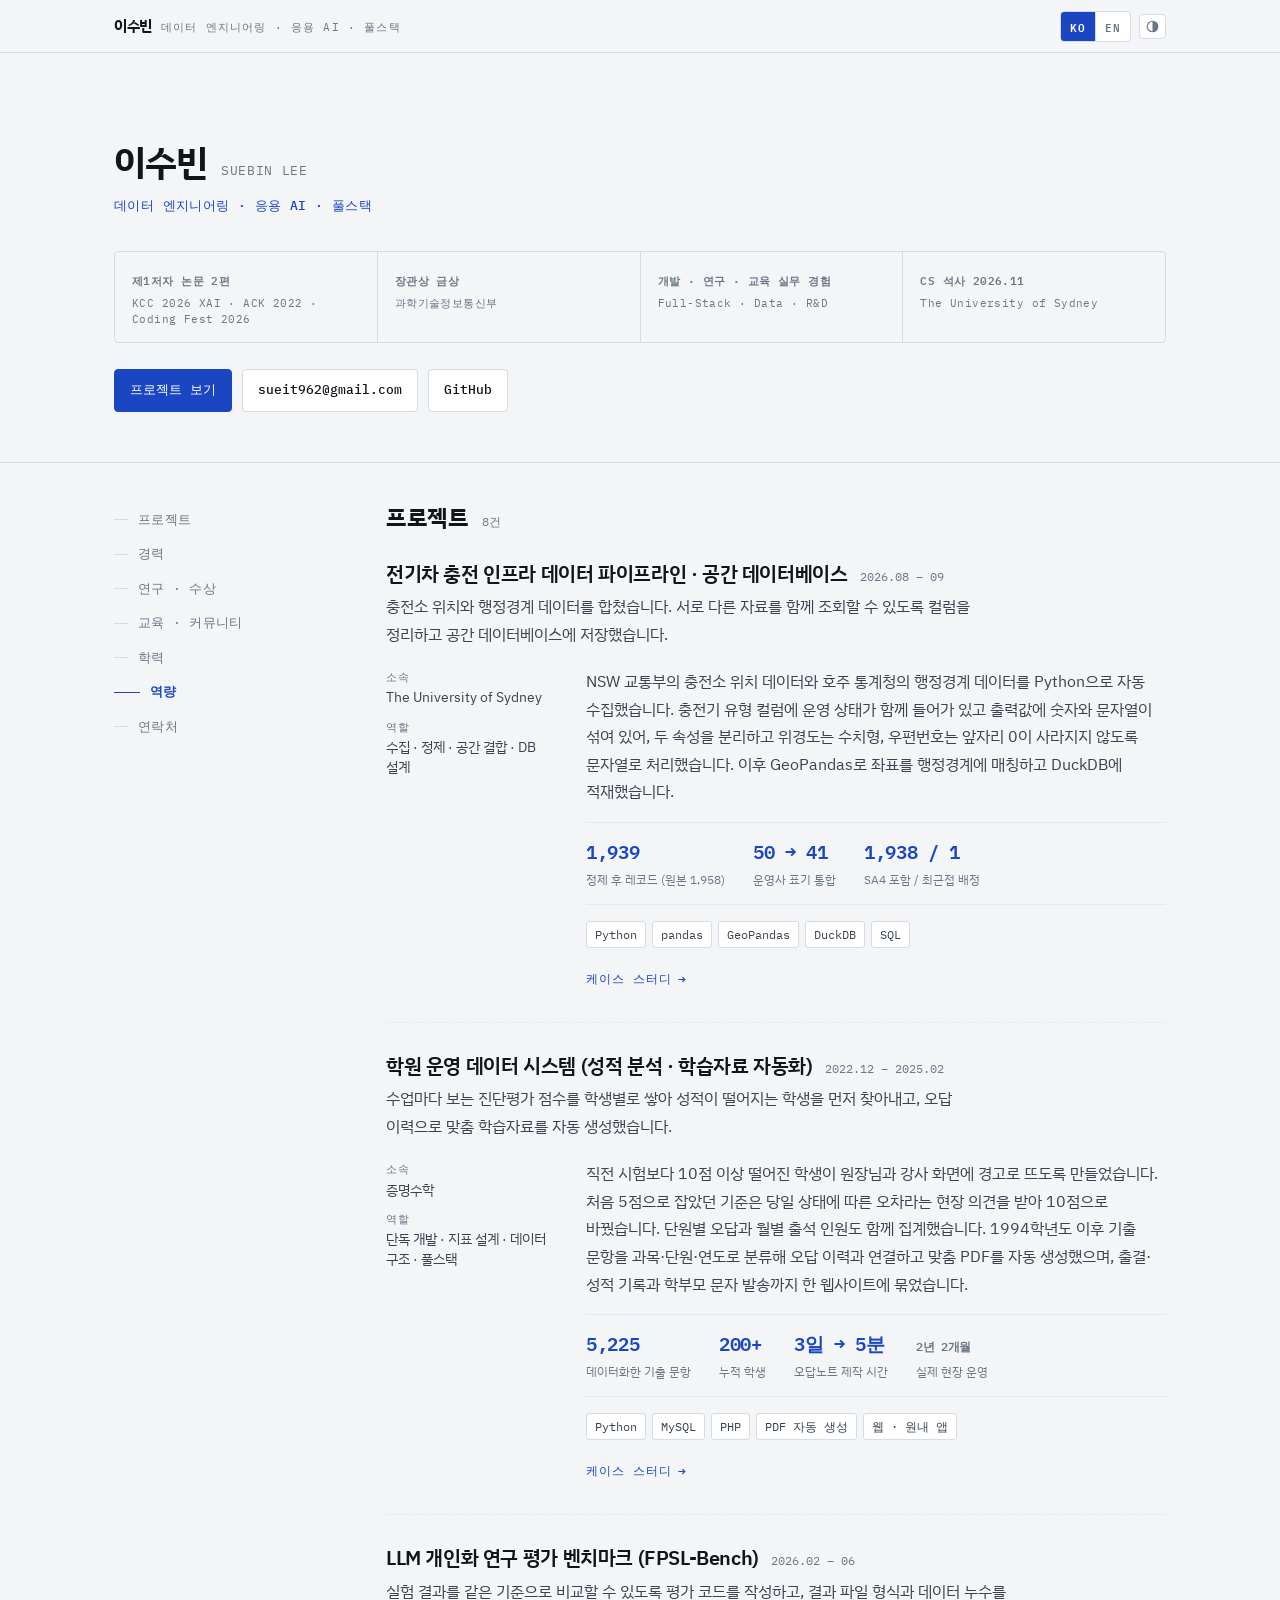
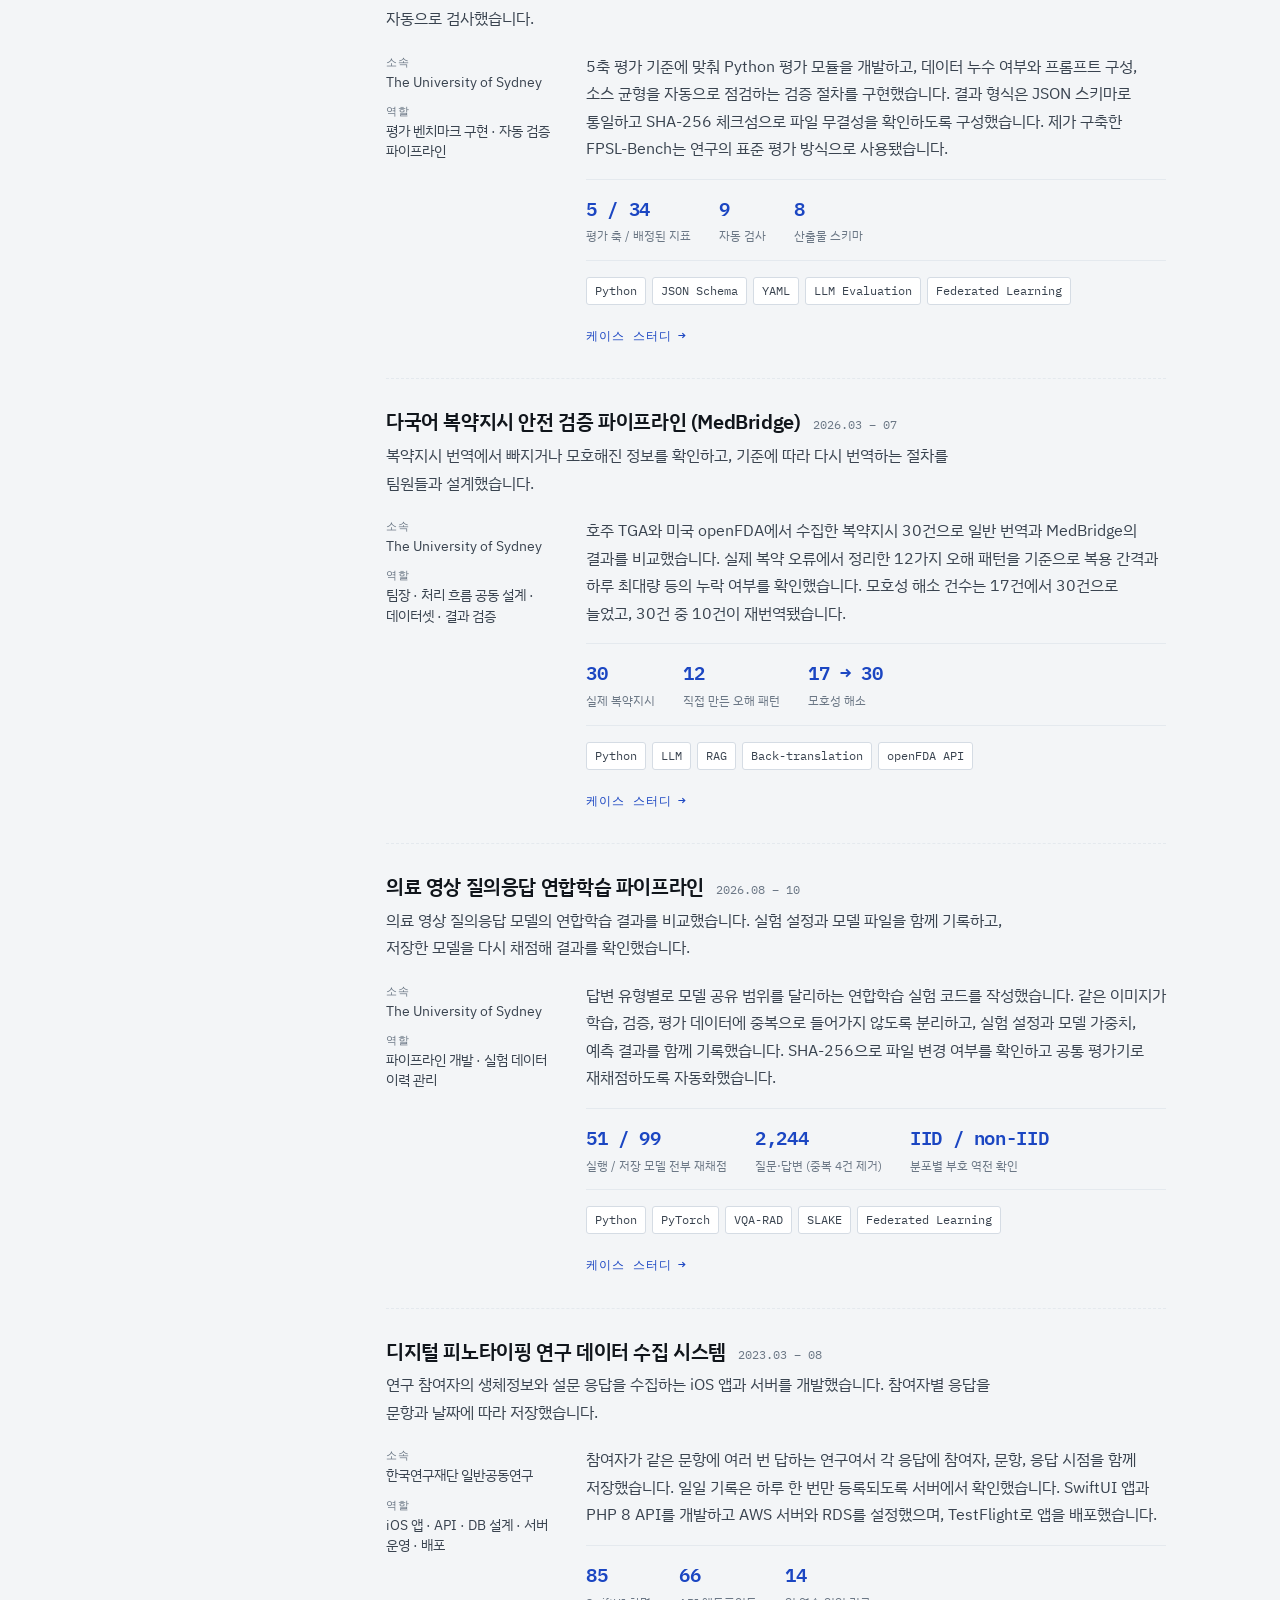
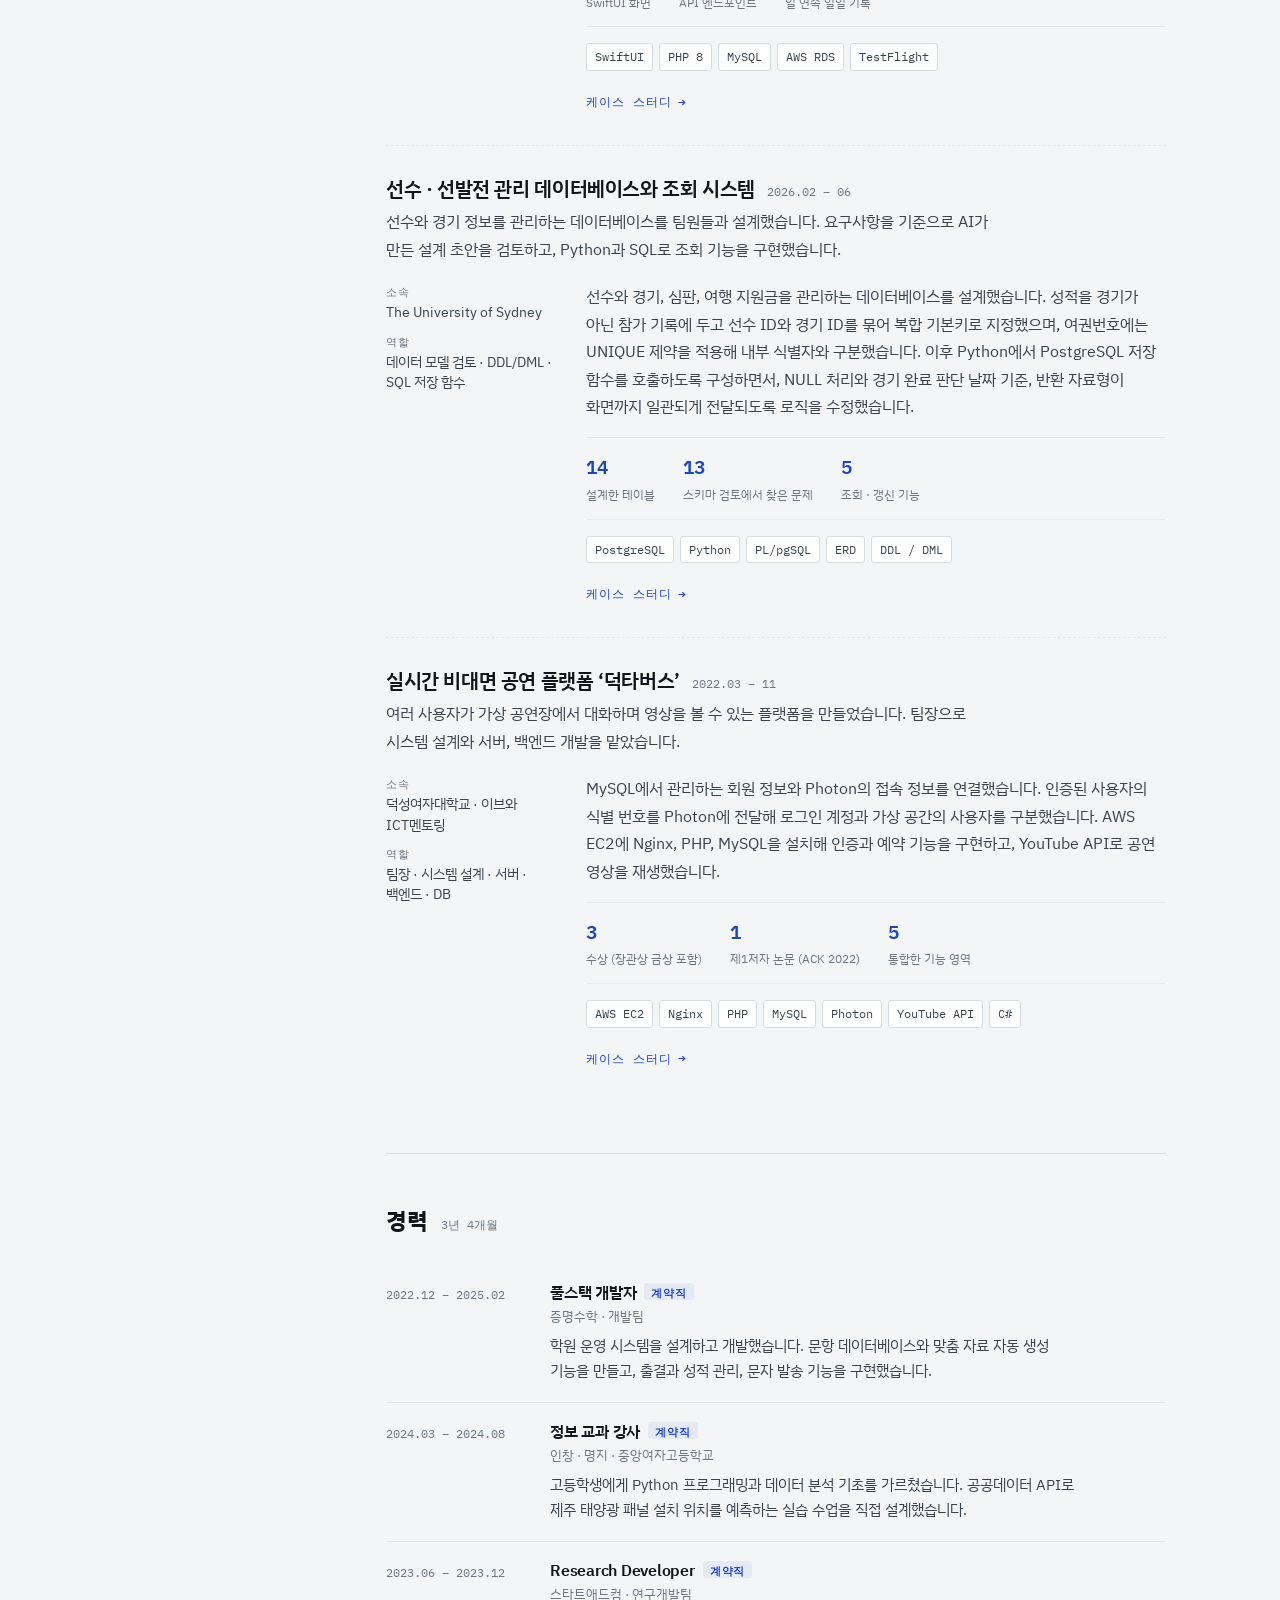
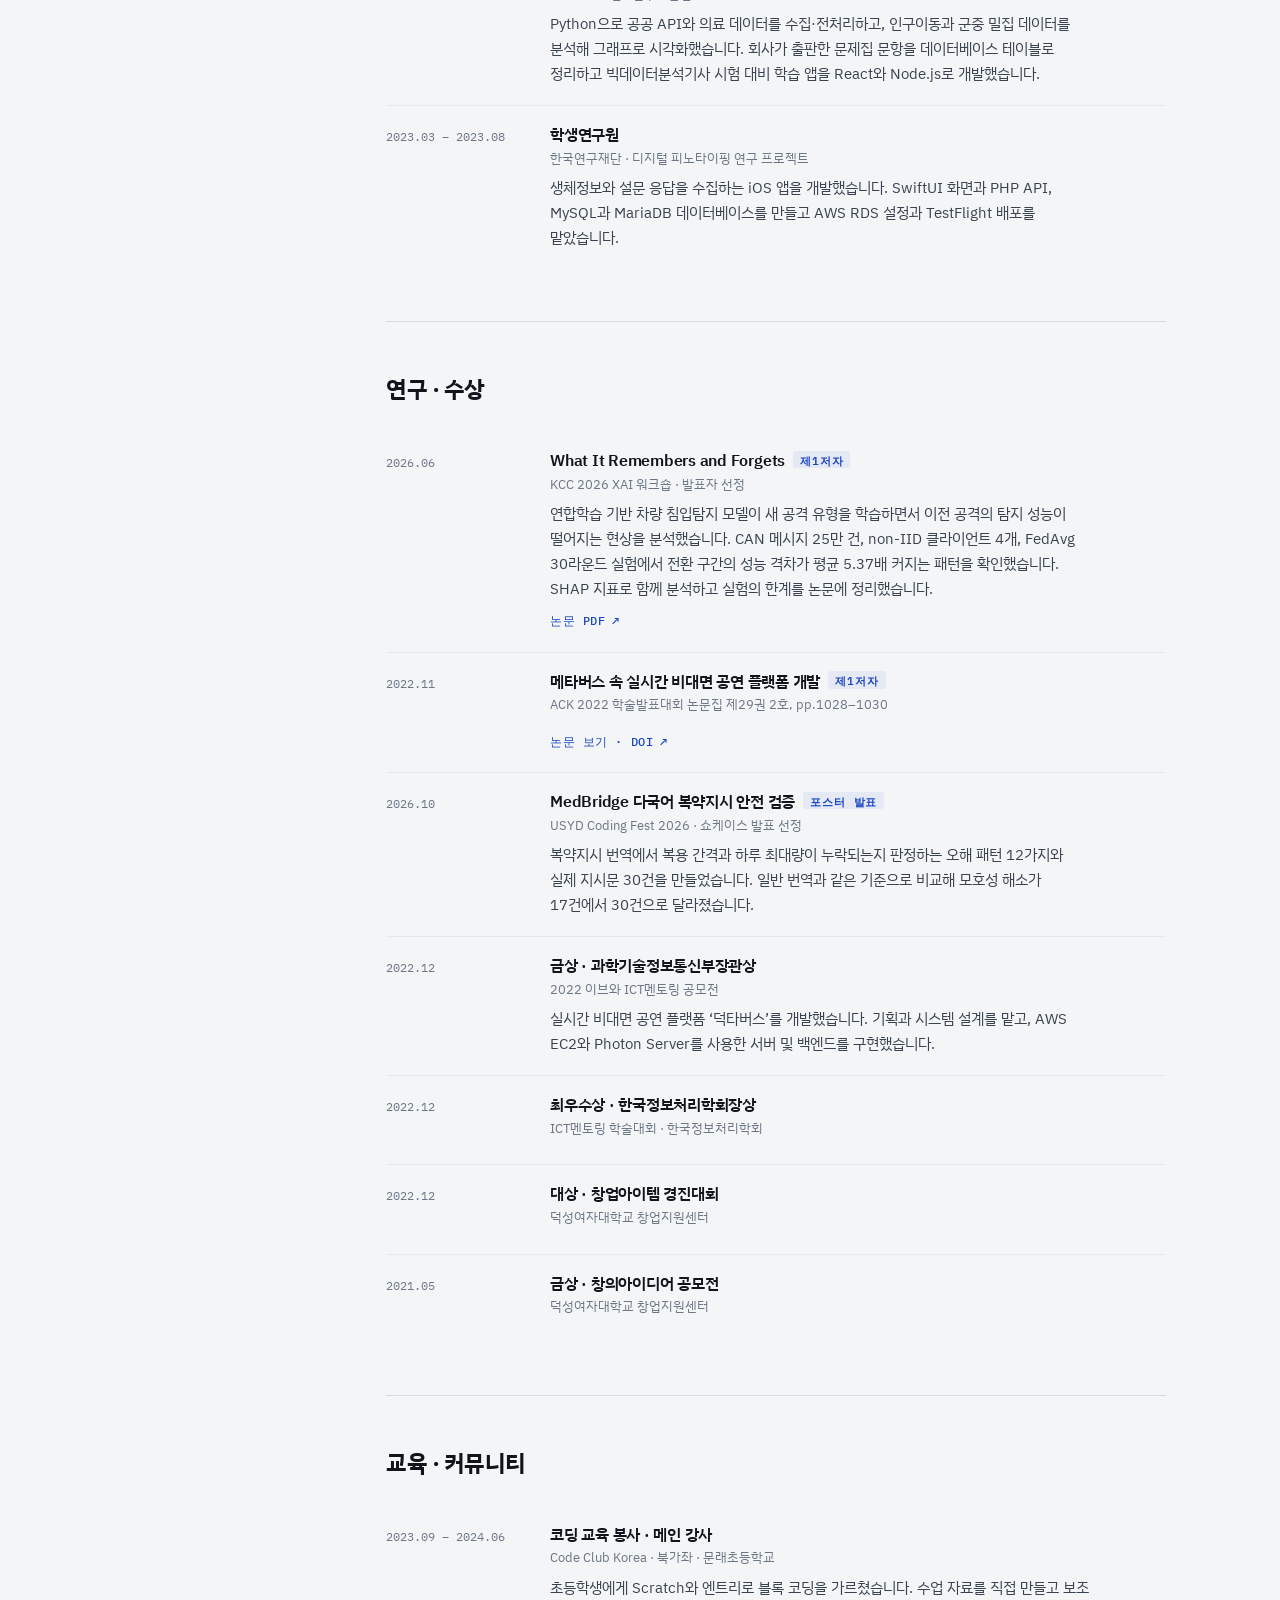
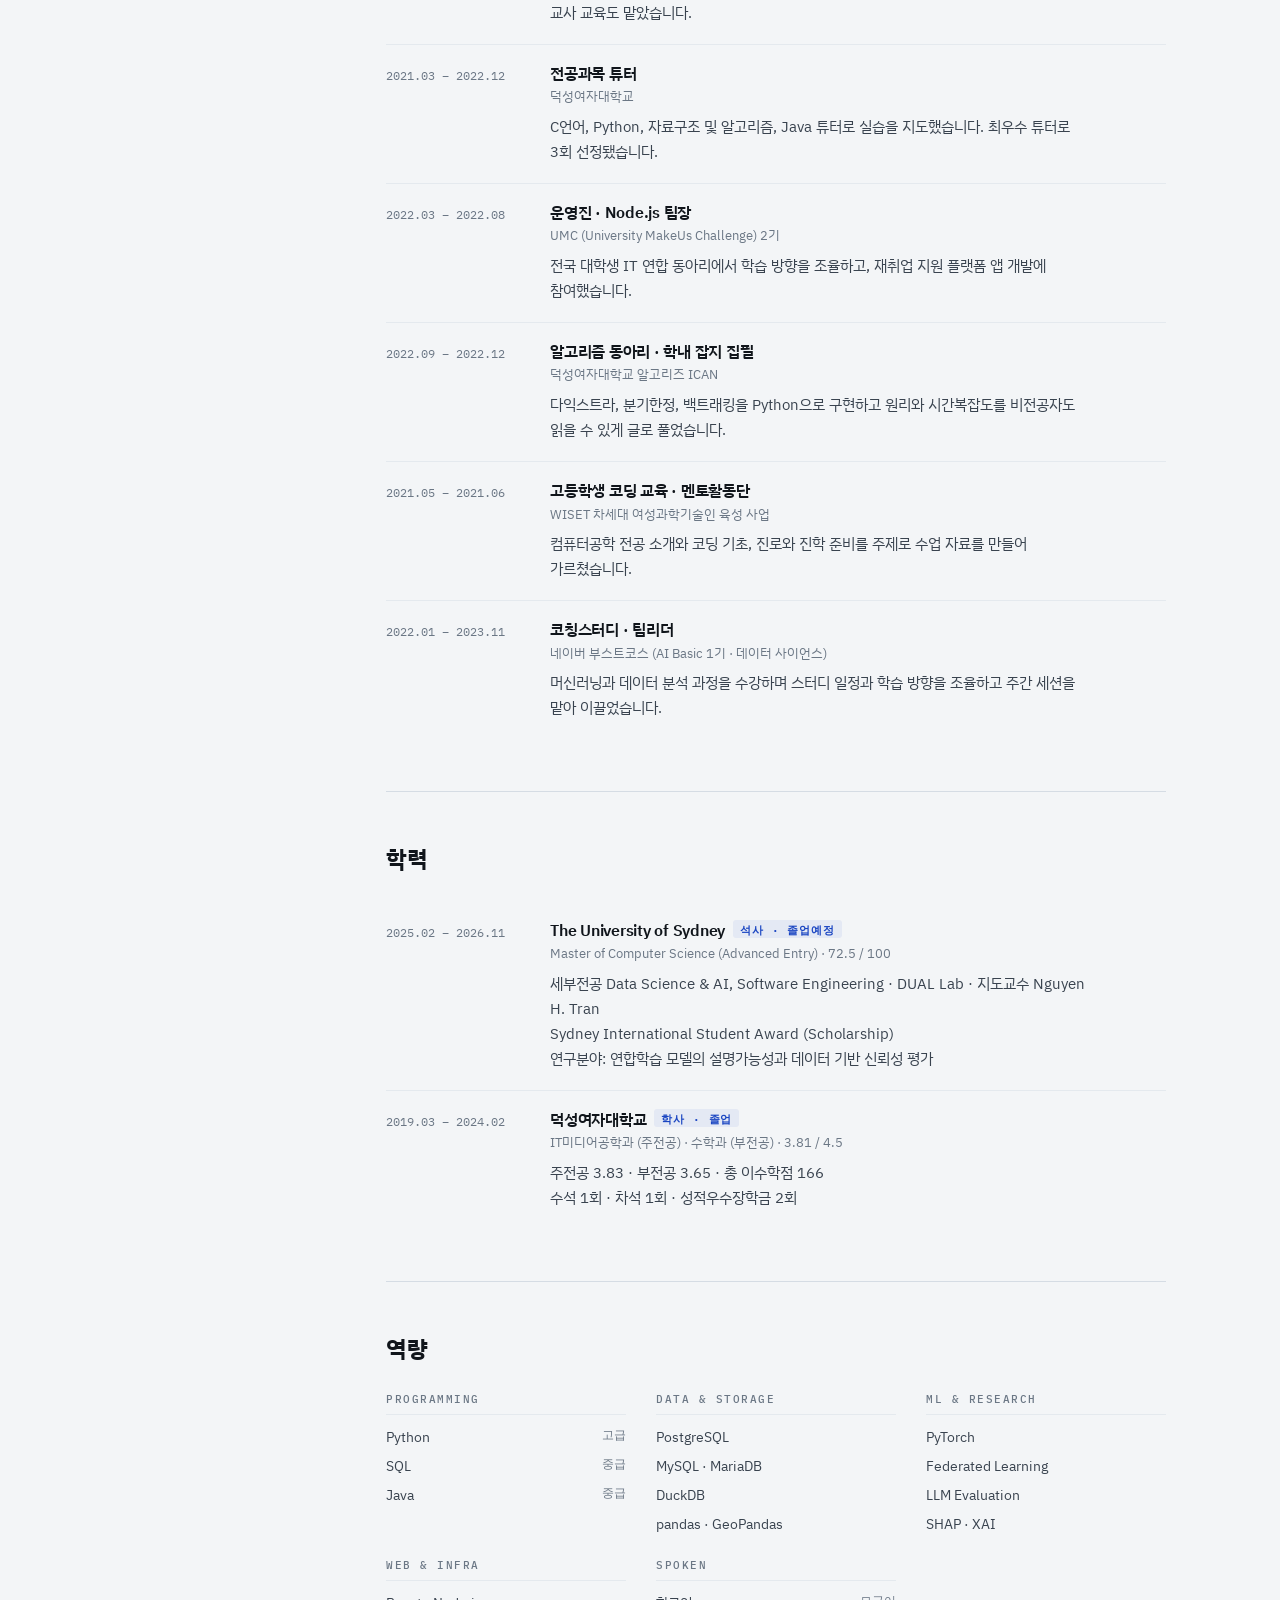
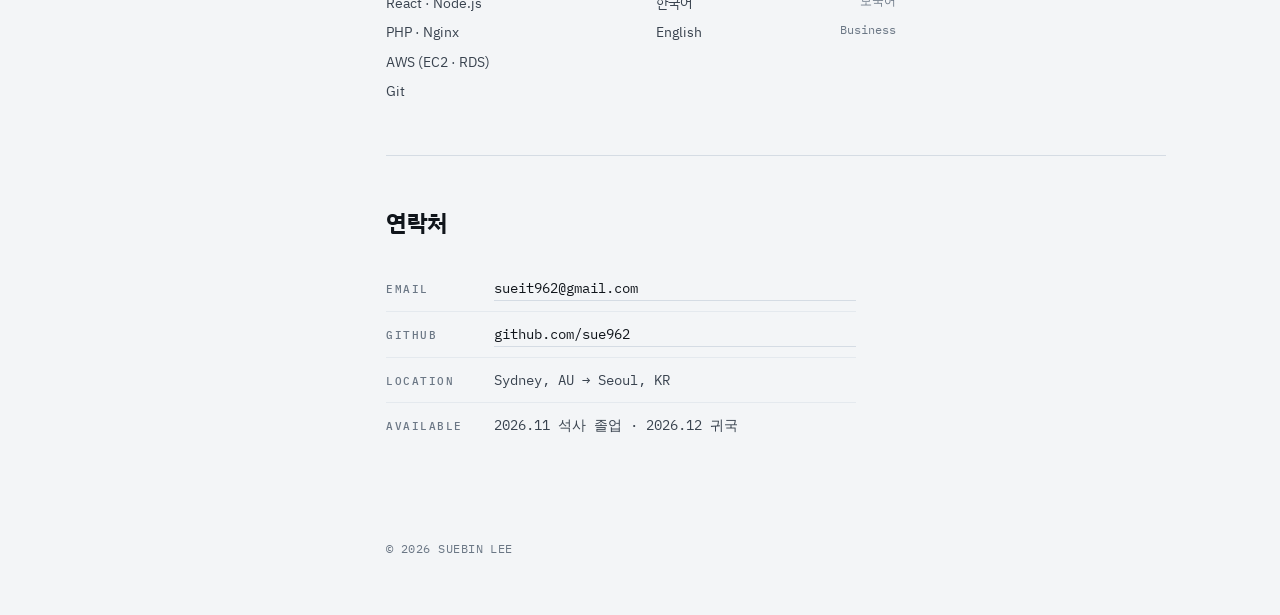
<file: index.html>
<!DOCTYPE html>
<html lang="ko">
<head>
<meta charset="utf-8">
<meta name="viewport" content="width=device-width, initial-scale=1">
<title>이수빈 Suebin Lee</title>
<meta name="description" content="데이터 엔지니어링 · 응용 AI · 풀스택. 이수빈 포트폴리오.">
<link rel="preconnect" href="https://fonts.googleapis.com">
<link rel="preconnect" href="https://fonts.gstatic.com" crossorigin>
<link rel="stylesheet" href="https://fonts.googleapis.com/css2?family=IBM+Plex+Mono:wght@400;500;600&family=IBM+Plex+Sans+KR:wght@400;500;600;700&display=swap">
<link rel="stylesheet" href="assets/style.css">
<link rel="icon" href="assets/favicon.svg" type="image/svg+xml">
<link rel="apple-touch-icon" href="assets/apple-touch-icon.png">
<meta name="theme-color" content="#1B46C2">
</head>
<body>

<header class="topbar">
  <div class="wrap bar-inner">
    <a class="brand" href="#top" aria-label="맨 위로 / Back to top">
      <span class="brand-name"><span class="ko">이수빈</span><span class="en">Suebin Lee</span></span>
      <span class="brand-alt"><span class="ko">데이터 엔지니어링 · 응용 AI · 풀스택</span><span class="en">Data Engineering · Applied AI · Full-Stack</span></span>
    </a>
    <div class="utils">
      <div class="seg" role="group" aria-label="Language">
        <button type="button" data-lang-set="ko" aria-pressed="true">KO</button>
        <button type="button" data-lang-set="en" aria-pressed="false">EN</button>
      </div>
      <button class="icon-btn" id="themeBtn" type="button" aria-label="Toggle theme">
        <svg viewBox="0 0 16 16" aria-hidden="true"><circle cx="8" cy="8" r="6.5" fill="none" stroke="currentColor" stroke-width="1.4"/><path d="M8 1.5a6.5 6.5 0 0 1 0 13z" fill="currentColor"/></svg>
      </button>
    </div>
  </div>
</header>

<header class="hero" id="top">
  <div class="wrap">
    <div class="hero-id">
      <h1><span class="ko">이수빈</span><span class="en">Suebin Lee</span></h1>
      <span class="alt-name"><span class="ko">SUEBIN LEE</span><span class="en">이수빈</span></span>
    </div>
    <p class="roles">
      <span class="ko">데이터 엔지니어링 · 응용 AI · 풀스택</span>
      <span class="en">Data Engineering · Applied AI · Full-Stack</span>
    </p>

    <div class="spec">
      <div>
        <b><span class="ko">제1저자 논문 2편</span><span class="en">2 first-author papers</span></b>
        <span>KCC 2026 XAI · ACK 2022 · Coding Fest 2026</span>
      </div>
      <div>
        <b><span class="ko">장관상 금상</span><span class="en">Gold Award</span></b>
        <span><span class="ko">과학기술정보통신부</span><span class="en">Minister of Science and ICT</span></span>
      </div>
      <div>
        <b><span class="ko">개발 · 연구 · 교육 실무 경험</span><span class="en">Industry, research &amp; teaching</span></b>
        <span>Full-Stack · Data · R&amp;D</span>
      </div>
      <div>
        <b><span class="ko">CS 석사 2026.11</span><span class="en">M.S. Nov 2026</span></b>
        <span>The University of Sydney</span>
      </div>
    </div>

    <div class="hero-links">
      <a class="btn btn-pri" href="#projects"><span class="ko">프로젝트 보기</span><span class="en">View projects</span></a>
      <a class="btn" href="mailto:sueit962@gmail.com">sueit962@gmail.com</a>
      <a class="btn" href="https://github.com/sue962" target="_blank" rel="noopener">GitHub</a>
    </div>
  </div>
</header>

<div class="wrap">
<div class="grid">

  <aside class="rail">
    <nav aria-label="Sections">
      <ul>
        <li><a href="#projects"><span class="ko">프로젝트</span><span class="en">Projects</span></a></li>
        <li><a href="#experience"><span class="ko">경력</span><span class="en">Experience</span></a></li>
        <li><a href="#research"><span class="ko">연구 · 수상</span><span class="en">Research</span></a></li>
        <li><a href="#teaching"><span class="ko">교육 · 커뮤니티</span><span class="en">Teaching</span></a></li>
        <li><a href="#education"><span class="ko">학력</span><span class="en">Education</span></a></li>
        <li><a href="#skills"><span class="ko">역량</span><span class="en">Skills</span></a></li>
        <li><a href="#contact"><span class="ko">연락처</span><span class="en">Contact</span></a></li>
      </ul>
    </nav>
  </aside>

  <main>

    <!-- ===== PROJECTS ===== -->
    <section id="projects" class="rv">
      <div class="sec-head">
        <h2><span class="ko">프로젝트</span><span class="en">Projects</span></h2>
        <span class="count"><span class="ko">8건</span><span class="en">8</span></span>
      </div>

      <!-- P1 -->
      <!-- 1. EV 충전 인프라 -->
      <article class="rec">
        <div class="rec-title">
          <h3><a href="projects/ev-charging.html"><span class="ko">전기차 충전 인프라 데이터 파이프라인 · 공간 데이터베이스</span><span class="en">EV Charging Infrastructure Data Pipeline &amp; Spatial Database</span></a></h3>
          <span class="rec-when">2026.08 – 09</span>
        </div>
        <p class="rec-lede">
          <span class="ko">충전소 위치와 행정경계 데이터를 합쳤습니다. 서로 다른 자료를 함께 조회할 수 있도록 컬럼을 정리하고 공간 데이터베이스에 저장했습니다.</span>
          <span class="en">I combined charging-station locations with administrative boundaries, cleaned the columns and stored the results in a spatial database.</span>
        </p>
        <div class="rec-cols">
          <dl class="meta">
            <div>
              <dt><span class="ko">소속</span><span class="en">Affiliation</span></dt>
              <dd>The University of Sydney</dd>
            </div>
            <div>
              <dt><span class="ko">역할</span><span class="en">Role</span></dt>
              <dd><span class="ko">수집 · 정제 · 공간 결합 · DB 설계</span><span class="en">Retrieval, cleaning, spatial integration &amp; database design</span></dd>
            </div>
          </dl>
          <div class="rec-body">
            <p class="ko">NSW 교통부의 충전소 위치 데이터와 호주 통계청의 행정경계 데이터를 Python으로 자동 수집했습니다. 충전기 유형 컬럼에 운영 상태가 함께 들어가 있고 출력값에 숫자와 문자열이 섞여 있어, 두 속성을 분리하고 위경도는 수치형, 우편번호는 앞자리 0이 사라지지 않도록 문자열로 처리했습니다. 이후 GeoPandas로 좌표를 행정경계에 매칭하고 DuckDB에 적재했습니다.</p>
            <p class="en">Collected NSW Transport's charging-station data and the ABS administrative-boundary data with Python. The charger-type column also carried operating status, and output values mixed numbers with strings, so I split the two attributes, cast latitude and longitude to numeric, and kept postcodes as strings so leading zeros survived. I then matched coordinates to boundaries with GeoPandas and loaded the result into DuckDB.</p>
            <ul class="facts">
              <li class="fact"><b>1,939</b><span><span class="ko">정제 후 레코드 (원본 1,958)</span><span class="en">records after cleaning (from 1,958)</span></span></li>
              <li class="fact"><b>50 → 41</b><span><span class="ko">운영사 표기 통합</span><span class="en">operator names consolidated</span></span></li>
              <li class="fact"><b>1,938 / 1</b><span><span class="ko">SA4 포함 / 최근접 배정</span><span class="en">SA4 within / nearest</span></span></li>
            </ul>
            <ul class="stack">
              <li>Python</li><li>pandas</li><li>GeoPandas</li><li>DuckDB</li><li>SQL</li>
            </ul>
            <p><a class="more" href="projects/ev-charging.html"><span class="ko">케이스 스터디</span><span class="en">Case study</span></a></p>
          </div>
        </div>
      </article>
      <!-- 2. 증명수학 학습자료 자동화 -->
      <article class="rec">
        <div class="rec-title">
          <h3><a href="projects/proofmath.html"><span class="ko">학원 운영 데이터 시스템 (성적 분석 · 학습자료 자동화)</span><span class="en">Academy Operations Data System</span></a></h3>
          <span class="rec-when">2022.12 – 2025.02</span>
        </div>
        <p class="rec-lede">
          <span class="ko">수업마다 보는 진단평가 점수를 학생별로 쌓아 성적이 떨어지는 학생을 먼저 찾아내고, 오답 이력으로 맞춤 학습자료를 자동 생성했습니다.</span>
          <span class="en">Scores from every lesson accumulate per student so a falling grade surfaces early, and wrong-answer history generates study material automatically.</span>
        </p>
        <div class="rec-cols">
          <dl class="meta">
            <div>
              <dt><span class="ko">소속</span><span class="en">Affiliation</span></dt>
              <dd><span class="ko">증명수학</span><span class="en">Proofmath</span></dd>
            </div>
            <div>
              <dt><span class="ko">역할</span><span class="en">Role</span></dt>
              <dd><span class="ko">단독 개발 · 지표 설계 · 데이터 구조 · 풀스택</span><span class="en">Sole developer · metric design · data modeling · full-stack</span></dd>
            </div>
          </dl>
          <div class="rec-body">
            <p class="ko">직전 시험보다 10점 이상 떨어진 학생이 원장님과 강사 화면에 경고로 뜨도록 만들었습니다. 처음 5점으로 잡았던 기준은 당일 상태에 따른 오차라는 현장 의견을 받아 10점으로 바꿨습니다. 단원별 오답과 월별 출석 인원도 함께 집계했습니다. 1994학년도 이후 기출 문항을 과목·단원·연도로 분류해 오답 이력과 연결하고 맞춤 PDF를 자동 생성했으며, 출결·성적 기록과 학부모 문자 발송까지 한 웹사이트에 묶었습니다.</p>
            <p class="en">A student whose score fell 10 or more points from the previous test surfaced as a warning on the director's and instructors' screen. The first threshold was 5 points; instructors pointed out that much can come from how a student feels that day, so it moved to 10. Wrong answers roll up by unit and attendance by month. Past exam items from 1994 onward are classified by subject, unit and year, linked to each student's error history to generate personalised PDFs, with attendance, grades and parent SMS all in one site.</p>
            <ul class="facts">
              <li class="fact"><b>5,225</b><span><span class="ko">데이터화한 기출 문항</span><span class="en">exam items indexed</span></span></li>
              <li class="fact"><b>200+</b><span><span class="ko">누적 학생</span><span class="en">students on record</span></span></li>
              <li class="fact"><b>3일 → 5분</b><span><span class="ko">오답노트 제작 시간</span><span class="en">notebook build time</span></span></li>
              <li class="fact"><b><span class="ko">2년 2개월</span><span class="en">2 yrs 2 mos</span></b><span><span class="ko">실제 현장 운영</span><span class="en">in production</span></span></li>
            </ul>
            <ul class="stack">
              <li>Python</li><li>MySQL</li><li>PHP</li>
              <li><span class="ko">PDF 자동 생성</span><span class="en">Automated PDF</span></li>
              <li><span class="ko">웹 · 원내 앱</span><span class="en">Web &amp; in-house app</span></li>
            </ul>
            <p><a class="more" href="projects/proofmath.html"><span class="ko">케이스 스터디</span><span class="en">Case study</span></a></p>
          </div>
        </div>
      </article>
      <!-- 3. FPSL-Bench -->
      <article class="rec">
        <div class="rec-title">
          <h3><a href="projects/fpsl-bench.html"><span class="ko">LLM 개인화 연구 평가 벤치마크 (FPSL-Bench)</span><span class="en">Evaluation Benchmark for Personalized LLM Research (FPSL-Bench)</span></a></h3>
          <span class="rec-when">2026.02 – 06</span>
        </div>
        <p class="rec-lede">
          <span class="ko">실험 결과를 같은 기준으로 비교할 수 있도록 평가 코드를 작성하고, 결과 파일 형식과 데이터 누수를 자동으로 검사했습니다.</span>
          <span class="en">I wrote evaluation code, standardised output formats and automated schema and data-leakage checks so results could be compared across experiments.</span>
        </p>
        <div class="rec-cols">
          <dl class="meta">
            <div>
              <dt><span class="ko">소속</span><span class="en">Affiliation</span></dt>
              <dd>The University of Sydney</dd>
            </div>
            <div>
              <dt><span class="ko">역할</span><span class="en">Role</span></dt>
              <dd><span class="ko">평가 벤치마크 구현 · 자동 검증 파이프라인</span><span class="en">Benchmark implementation · automated verification</span></dd>
            </div>
          </dl>
          <div class="rec-body">
            <p class="ko">5축 평가 기준에 맞춰 Python 평가 모듈을 개발하고, 데이터 누수 여부와 프롬프트 구성, 소스 균형을 자동으로 점검하는 검증 절차를 구현했습니다. 결과 형식은 JSON 스키마로 통일하고 SHA-256 체크섬으로 파일 무결성을 확인하도록 구성했습니다. 제가 구축한 FPSL-Bench는 연구의 표준 평가 방식으로 사용됐습니다.</p>
            <p class="en">Developed a Python evaluation module against five assessment axes, with checks that automatically flag data leakage, prompt composition and source imbalance. Outputs were standardized on a JSON schema, with SHA-256 checksums verifying file integrity. The resulting FPSL-Bench became the study's standard evaluation method.</p>
            <ul class="facts">
              <li class="fact"><b>5 / 34</b><span><span class="ko">평가 축 / 배정된 지표</span><span class="en">axes / metrics assigned</span></span></li>
              <li class="fact"><b>9</b><span><span class="ko">자동 검사</span><span class="en">automated checks</span></span></li>
              <li class="fact"><b>8</b><span><span class="ko">산출물 스키마</span><span class="en">artifact schemas</span></span></li>
            </ul>
            <ul class="stack">
              <li>Python</li><li>JSON Schema</li><li>YAML</li><li>LLM Evaluation</li><li>Federated Learning</li>
            </ul>
            <p><a class="more" href="projects/fpsl-bench.html"><span class="ko">케이스 스터디</span><span class="en">Case study</span></a></p>
          </div>
        </div>
      </article>
      <!-- 4. MedBridge -->
      <article class="rec">
        <div class="rec-title">
          <h3><a href="projects/medbridge.html"><span class="ko">다국어 복약지시 안전 검증 파이프라인 (MedBridge)</span><span class="en">Safety-Verified Multilingual Medication Instructions (MedBridge)</span></a></h3>
          <span class="rec-when">2026.03 – 07</span>
        </div>
        <p class="rec-lede">
          <span class="ko">복약지시 번역에서 빠지거나 모호해진 정보를 확인하고, 기준에 따라 다시 번역하는 절차를 팀원들과 설계했습니다.</span>
          <span class="en">A pipeline that never ships an LLM translation as-is: it back-translates, scores the ambiguity, and re-translates when the risk is too high.</span>
        </p>
        <div class="rec-cols">
          <dl class="meta">
            <div>
              <dt><span class="ko">소속</span><span class="en">Affiliation</span></dt>
              <dd>The University of Sydney</dd>
            </div>
            <div>
              <dt><span class="ko">역할</span><span class="en">Role</span></dt>
              <dd><span class="ko">팀장 · 처리 흐름 공동 설계 · 데이터셋 · 결과 검증</span><span class="en">Team lead · pipeline co-design · dataset · evaluation</span></dd>
            </div>
          </dl>
          <div class="rec-body">
            <p class="ko">호주 TGA와 미국 openFDA에서 수집한 복약지시 30건으로 일반 번역과 MedBridge의 결과를 비교했습니다. 실제 복약 오류에서 정리한 12가지 오해 패턴을 기준으로 복용 간격과 하루 최대량 등의 누락 여부를 확인했습니다. 모호성 해소 건수는 17건에서 30건으로 늘었고, 30건 중 10건이 재번역됐습니다.</p>
            <p class="en">Using 30 medication instructions from Australia’s TGA and the US openFDA, I compared plain translation with MedBridge against twelve misreading patterns. I checked for missing details such as dosing intervals and daily limits. Ambiguity resolution increased from 17 to 30 cases, and 10 of the 30 were re-translated.</p>
            <ul class="facts">
              <li class="fact"><b>30</b><span><span class="ko">실제 복약지시</span><span class="en">real instructions</span></span></li>
              <li class="fact"><b>12</b><span><span class="ko">직접 만든 오해 패턴</span><span class="en">patterns, hand-built</span></span></li>
              <li class="fact"><b>17 → 30</b><span><span class="ko">모호성 해소</span><span class="en">ambiguity resolved</span></span></li>
            </ul>
            <ul class="stack">
              <li>Python</li><li>LLM</li><li>RAG</li><li>Back-translation</li><li>openFDA API</li>
            </ul>
            <p><a class="more" href="projects/medbridge.html"><span class="ko">케이스 스터디</span><span class="en">Case study</span></a></p>
          </div>
        </div>
      </article>
      <!-- 5. 의료 영상 VQA -->
      <article class="rec">
        <div class="rec-title">
          <h3><a href="projects/medical-vqa.html"><span class="ko">의료 영상 질의응답 연합학습 파이프라인</span><span class="en">Medical VQA Federated Learning Pipeline</span></a></h3>
          <span class="rec-when">2026.08 – 10</span>
        </div>
        <p class="rec-lede">
          <span class="ko">의료 영상 질의응답 모델의 연합학습 결과를 비교했습니다. 실험 설정과 모델 파일을 함께 기록하고, 저장한 모델을 다시 채점해 결과를 확인했습니다.</span>
          <span class="en">I compared federated learning results for medical visual question answering, recorded run settings alongside model files and re-scored saved models to check the results.</span>
        </p>
        <div class="rec-cols">
          <dl class="meta">
            <div>
              <dt><span class="ko">소속</span><span class="en">Affiliation</span></dt>
              <dd>The University of Sydney</dd>
            </div>
            <div>
              <dt><span class="ko">역할</span><span class="en">Role</span></dt>
              <dd><span class="ko">파이프라인 개발 · 실험 데이터 이력 관리</span><span class="en">Pipeline development · experiment provenance</span></dd>
            </div>
          </dl>
          <div class="rec-body">
            <p class="ko">답변 유형별로 모델 공유 범위를 달리하는 연합학습 실험 코드를 작성했습니다. 같은 이미지가 학습, 검증, 평가 데이터에 중복으로 들어가지 않도록 분리하고, 실험 설정과 모델 가중치, 예측 결과를 함께 기록했습니다. SHA-256으로 파일 변경 여부를 확인하고 공통 평가기로 재채점하도록 자동화했습니다.</p>
            <p class="en">Built a federated learning pipeline that varies how much of the model is shared by answer type. Splitting train, validation and test data at the image level prevents leakage, and run settings, model weights and predictions are linked as one record. SHA-256 verifies file integrity, and re-scoring through a shared evaluator is automated, leaving an execution trail an independent reviewer can follow.</p>
            <ul class="facts">
              <li class="fact"><b>51 / 99</b><span><span class="ko">실행 / 저장 모델 전부 재채점</span><span class="en">runs / exports all rescored</span></span></li>
              <li class="fact"><b>2,244</b><span><span class="ko">질문·답변 (중복 4건 제거)</span><span class="en">Q&amp;A pairs (4 duplicates removed)</span></span></li>
              <li class="fact"><b>IID / non-IID</b><span><span class="ko">분포별 부호 역전 확인</span><span class="en">effect flips sign by partition</span></span></li>
            </ul>
            <ul class="stack">
              <li>Python</li><li>PyTorch</li><li>VQA-RAD</li><li>SLAKE</li><li>Federated Learning</li>
            </ul>
            <p><a class="more" href="projects/medical-vqa.html"><span class="ko">케이스 스터디</span><span class="en">Case study</span></a></p>
          </div>
        </div>
      </article>
      <!-- 6. 디지털 피노타이핑 -->
      <article class="rec">
        <div class="rec-title">
          <h3><a href="projects/phenotyping.html"><span class="ko">디지털 피노타이핑 연구 데이터 수집 시스템</span><span class="en">Digital Phenotyping Research Data System</span></a></h3>
          <span class="rec-when">2023.03 – 08</span>
        </div>
        <p class="rec-lede">
          <span class="ko">연구 참여자의 생체정보와 설문 응답을 수집하는 iOS 앱과 서버를 개발했습니다. 참여자별 응답을 문항과 날짜에 따라 저장했습니다.</span>
          <span class="en">The iOS app and server collecting biometric and survey data for a self-harm risk study, storing repeated measures together with the moment they were taken.</span>
        </p>
        <div class="rec-cols">
          <dl class="meta">
            <div>
              <dt><span class="ko">소속</span><span class="en">Affiliation</span></dt>
              <dd><span class="ko">한국연구재단 일반공동연구</span><span class="en">NRF Korea joint research</span></dd>
            </div>
            <div>
              <dt><span class="ko">역할</span><span class="en">Role</span></dt>
              <dd><span class="ko">iOS 앱 · API · DB 설계 · 서버 운영 · 배포</span><span class="en">iOS app, API, database, server operation, release</span></dd>
            </div>
          </dl>
          <div class="rec-body">
            <p class="ko">참여자가 같은 문항에 여러 번 답하는 연구여서 각 응답에 참여자, 문항, 응답 시점을 함께 저장했습니다. 일일 기록은 하루 한 번만 등록되도록 서버에서 확인했습니다. SwiftUI 앱과 PHP 8 API를 개발하고 AWS 서버와 RDS를 설정했으며, TestFlight로 앱을 배포했습니다.</p>
            <p class="en">In a repeated-measures study the same participant answers the same item many times, so storing only the answer makes it impossible to say which day or round it came from. Participant, item and timestamp are recorded together, and the once-a-day rule for daily entries is enforced on the server. I built the SwiftUI app and PHP 8 API, set up and ran the server and RDS on AWS, and released through TestFlight.</p>
            <ul class="facts">
              <li class="fact"><b>85</b><span><span class="ko">SwiftUI 화면</span><span class="en">SwiftUI views</span></span></li>
              <li class="fact"><b>66</b><span><span class="ko">API 엔드포인트</span><span class="en">API endpoints</span></span></li>
              <li class="fact"><b>14</b><span><span class="ko">일 연속 일일 기록</span><span class="en">days of daily entries</span></span></li>
            </ul>
            <ul class="stack">
              <li>SwiftUI</li><li>PHP 8</li><li>MySQL</li><li>AWS RDS</li><li>TestFlight</li>
            </ul>
            <p><a class="more" href="projects/phenotyping.html"><span class="ko">케이스 스터디</span><span class="en">Case study</span></a></p>
          </div>
        </div>
      </article>
      <!-- 7. 선수 · 선발전 DB -->
      <article class="rec">
        <div class="rec-title">
          <h3><a href="projects/athlete-db.html"><span class="ko">선수 · 선발전 관리 데이터베이스와 조회 시스템</span><span class="en">Athlete &amp; Trials Database and Query Layer</span></a></h3>
          <span class="rec-when">2026.02 – 06</span>
        </div>
        <p class="rec-lede">
          <span class="ko">선수와 경기 정보를 관리하는 데이터베이스를 팀원들과 설계했습니다. 요구사항을 기준으로 AI가 만든 설계 초안을 검토하고, Python과 SQL로 조회 기능을 구현했습니다.</span>
          <span class="en">I designed an athlete and trial database with my team, checked an AI-generated draft against the requirements and implemented queries in Python and SQL.</span>
        </p>
        <div class="rec-cols">
          <dl class="meta">
            <div>
              <dt><span class="ko">소속</span><span class="en">Affiliation</span></dt>
              <dd>The University of Sydney</dd>
            </div>
            <div>
              <dt><span class="ko">역할</span><span class="en">Role</span></dt>
              <dd><span class="ko">데이터 모델 검토 · DDL/DML · SQL 저장 함수</span><span class="en">Data model review · DDL/DML · stored functions</span></dd>
            </div>
          </dl>
          <div class="rec-body">
            <p class="ko">선수와 경기, 심판, 여행 지원금을 관리하는 데이터베이스를 설계했습니다. 성적을 경기가 아닌 참가 기록에 두고 선수 ID와 경기 ID를 묶어 복합 기본키로 지정했으며, 여권번호에는 UNIQUE 제약을 적용해 내부 식별자와 구분했습니다. 이후 Python에서 PostgreSQL 저장 함수를 호출하도록 구성하면서, NULL 처리와 경기 완료 판단 날짜 기준, 반환 자료형이 화면까지 일관되게 전달되도록 로직을 수정했습니다.</p>
            <p class="en">Designed a database covering athletes, trials, officials and travel stipends. Results live on the participation record rather than the trial, with athlete ID and trial ID forming a composite primary key, and a UNIQUE constraint on passport numbers keeping them distinct from internal identifiers. When wiring Python to the PostgreSQL stored functions, I reworked NULL handling, the date rule for completed trials, and return types so the same values reached the screen.</p>
            <ul class="facts">
              <li class="fact"><b>14</b><span><span class="ko">설계한 테이블</span><span class="en">tables designed</span></span></li>
              <li class="fact"><b>13</b><span><span class="ko">스키마 검토에서 찾은 문제</span><span class="en">issues found in schema review</span></span></li>
              <li class="fact"><b>5</b><span><span class="ko">조회 · 갱신 기능</span><span class="en">query &amp; update functions</span></span></li>
            </ul>
            <ul class="stack">
              <li>PostgreSQL</li><li>Python</li><li>PL/pgSQL</li><li>ERD</li><li>DDL / DML</li>
            </ul>
            <p><a class="more" href="projects/athlete-db.html"><span class="ko">케이스 스터디</span><span class="en">Case study</span></a></p>
          </div>
        </div>
      </article>
      <!-- 8. 덕타버스 -->
      <article class="rec">
        <div class="rec-title">
          <h3><a href="projects/duktaverse.html"><span class="ko">실시간 비대면 공연 플랫폼 ‘덕타버스’</span><span class="en">Duktaverse — Real-Time Virtual Performance Platform</span></a></h3>
          <span class="rec-when">2022.03 – 11</span>
        </div>
        <p class="rec-lede">
          <span class="ko">여러 사용자가 가상 공연장에서 대화하며 영상을 볼 수 있는 플랫폼을 만들었습니다. 팀장으로 시스템 설계와 서버, 백엔드 개발을 맡았습니다.</span>
          <span class="en">A real-time platform tying sign-up, booking, multi-user presence, voice chat and video streaming into one service. As team lead I owned the design and the server and backend.</span>
        </p>
        <div class="rec-cols">
          <dl class="meta">
            <div>
              <dt><span class="ko">소속</span><span class="en">Affiliation</span></dt>
              <dd><span class="ko">덕성여자대학교 · 이브와 ICT멘토링</span><span class="en">Duksung Women's University · EVEWA ICT Mentoring</span></dd>
            </div>
            <div>
              <dt><span class="ko">역할</span><span class="en">Role</span></dt>
              <dd><span class="ko">팀장 · 시스템 설계 · 서버 · 백엔드 · DB</span><span class="en">Team lead · system design · server · backend · database</span></dd>
            </div>
          </dl>
          <div class="rec-body">
            <p class="ko">MySQL에서 관리하는 회원 정보와 Photon의 접속 정보를 연결했습니다. 인증된 사용자의 식별 번호를 Photon에 전달해 로그인 계정과 가상 공간의 사용자를 구분했습니다. AWS EC2에 Nginx, PHP, MySQL을 설치해 인증과 예약 기능을 구현하고, YouTube API로 공연 영상을 재생했습니다.</p>
            <p class="en">Accounts and bookings lived in MySQL while live presence and chat ran on Photon. To make both servers recognise the same user as the same person, an authenticated user receives an identifier that is carried into Photon. Nginx, PHP and MySQL on AWS EC2 handled authentication and booking, and the YouTube API let everyone watch a performance together inside the platform.</p>
            <ul class="facts">
              <li class="fact"><b>3</b><span><span class="ko">수상 (장관상 금상 포함)</span><span class="en">awards, incl. Minister's Gold</span></span></li>
              <li class="fact"><b>1</b><span><span class="ko">제1저자 논문 (ACK 2022)</span><span class="en">first-author paper</span></span></li>
              <li class="fact"><b>5</b><span><span class="ko">통합한 기능 영역</span><span class="en">subsystems integrated</span></span></li>
            </ul>
            <ul class="stack">
              <li>AWS EC2</li><li>Nginx</li><li>PHP</li><li>MySQL</li><li>Photon</li><li>YouTube API</li><li>C#</li>
            </ul>
            <p><a class="more" href="projects/duktaverse.html"><span class="ko">케이스 스터디</span><span class="en">Case study</span></a></p>
          </div>
        </div>
      </article>
    </section>

    <!-- ===== EXPERIENCE ===== -->
    <section id="experience" class="rv">
      <div class="sec-head">
        <h2><span class="ko">경력</span><span class="en">Experience</span></h2>
        <span class="count"><span class="ko">3년 4개월</span><span class="en">3 yrs 4 mos</span></span>
      </div>
      <ul class="rows">
        <li class="row">
          <div class="row-when">2022.12 – 2025.02</div>
          <div class="row-main">
            <h3><span class="ko">풀스택 개발자</span><span class="en">Full-Stack Developer</span><span class="tag"><span class="ko">계약직</span><span class="en">Contract</span></span></h3>
            <p class="row-org"><span class="ko">증명수학 · 개발팀</span><span class="en">Proofmath · Development Team</span></p>
            <p class="desc ko">학원 운영 시스템을 설계하고 개발했습니다. 문항 데이터베이스와 맞춤 자료 자동 생성 기능을 만들고, 출결과 성적 관리, 문자 발송 기능을 구현했습니다.</p>
            <p class="desc en">Designed and built the academy's operating systems end to end — item digitization, automated personalized materials, attendance and grade management, and SMS delivery.</p>
          </div>
        </li>
        <li class="row">
          <div class="row-when">2024.03 – 2024.08</div>
          <div class="row-main">
            <h3><span class="ko">정보 교과 강사</span><span class="en">Computer Science Instructor</span><span class="tag"><span class="ko">계약직</span><span class="en">Contract</span></span></h3>
            <p class="row-org"><span class="ko">인창 · 명지 · 중앙여자고등학교</span><span class="en">Inchang, Myungji &amp; Jungang Girls' High School</span></p>
            <p class="desc ko">고등학생에게 Python 프로그래밍과 데이터 분석 기초를 가르쳤습니다. 공공데이터 API로 제주 태양광 패널 설치 위치를 예측하는 실습 수업을 직접 설계했습니다.</p>
            <p class="desc en">Taught Python programming and introductory data analysis, including a project course predicting optimal solar-panel sites on Jeju Island from public-data APIs.</p>
          </div>
        </li>
        <li class="row">
          <div class="row-when">2023.06 – 2023.12</div>
          <div class="row-main">
            <h3>Research Developer<span class="tag"><span class="ko">계약직</span><span class="en">Contract</span></span></h3>
            <p class="row-org"><span class="ko">스타트애드컴 · 연구개발팀</span><span class="en">StartAdCom · R&amp;D Team</span></p>
            <p class="desc ko">Python으로 공공 API와 의료 데이터를 수집·전처리하고, 인구이동과 군중 밀집 데이터를 분석해 그래프로 시각화했습니다. 회사가 출판한 문제집 문항을 데이터베이스 테이블로 정리하고 빅데이터분석기사 시험 대비 학습 앱을 React와 Node.js로 개발했습니다.</p>
            <p class="desc en">Collected and preprocessed public API and medical data with Python, analysing population movement and crowd density into charts. Structured the questions from the company's published workbooks into database tables and built a React / Node.js study app for the Big Data Analytics certification.</p>
          </div>
        </li>
        <li class="row">
          <div class="row-when">2023.03 – 2023.08</div>
          <div class="row-main">
            <h3><span class="ko">학생연구원</span><span class="en">Student Researcher</span></h3>
            <p class="row-org"><span class="ko">한국연구재단 · 디지털 피노타이핑 연구 프로젝트</span><span class="en">National Research Foundation of Korea · Digital Phenotyping Project</span></p>
            <p class="desc ko">생체정보와 설문 응답을 수집하는 iOS 앱을 개발했습니다. SwiftUI 화면과 PHP API, MySQL과 MariaDB 데이터베이스를 만들고 AWS RDS 설정과 TestFlight 배포를 맡았습니다.</p>
            <p class="desc en">Built an iOS app to collect biometric data and survey responses, including SwiftUI screens, PHP APIs, MySQL/MariaDB databases, AWS RDS setup and TestFlight distribution.</p>
          </div>
        </li>
      </ul>
    </section>

    <!-- ===== RESEARCH ===== -->
    <section id="research" class="rv">
      <div class="sec-head">
        <h2><span class="ko">연구 · 수상</span><span class="en">Research &amp; Awards</span></h2>
      </div>
      <ul class="rows">
        <li class="row">
          <div class="row-when">2026.06</div>
          <div class="row-main">
            <h3>What It Remembers and Forgets<span class="tag"><span class="ko">제1저자</span><span class="en">First author</span></span></h3>
            <p class="row-org"><span class="ko">KCC 2026 XAI 워크숍 · 발표자 선정</span><span class="en">KCC 2026 XAI Workshop · selected speaker</span></p>
            <p class="desc ko">연합학습 기반 차량 침입탐지 모델이 새 공격 유형을 학습하면서 이전 공격의 탐지 성능이 떨어지는 현상을 분석했습니다. CAN 메시지 25만 건, non-IID 클라이언트 4개, FedAvg 30라운드 실험에서 전환 구간의 성능 격차가 평균 5.37배 커지는 패턴을 확인했습니다. SHAP 지표로 함께 분석하고 실험의 한계를 논문에 정리했습니다.</p>
            <p class="desc en">Analyzes how federated in-vehicle intrusion detection forgets earlier attack types while learning new ones. Across 250K CAN messages, four non-IID clients and 30 FedAvg rounds, the gap between local and global models widened by 5.37× on average at transition points; combined with SHAP-based indicators, with its failure conditions reported.</p>
            <a class="paper-link" href="https://xai.kaist.ac.kr/static/files/2026workshop/37_Suebin%20Lee(The%20University%20of%20Sydney)_What%20It%20Remembers%20and%20Forgets%20-%20Explaining%20Federated%20In-Vehicle%20Intrusion%20Detection%20via%20a%20Nested-Learning%20Memory%20Lens.pdf" target="_blank" rel="noopener"><span class="ko">논문 PDF</span><span class="en">Read the paper (PDF)</span></a>
          </div>
        </li>
        <li class="row">
          <div class="row-when">2022.11</div>
          <div class="row-main">
            <h3><span class="ko">메타버스 속 실시간 비대면 공연 플랫폼 개발</span><span class="en">Real-Time Virtual Performance Platform in the Metaverse</span><span class="tag"><span class="ko">제1저자</span><span class="en">First author</span></span></h3>
            <p class="row-org"><span class="ko">ACK 2022 학술발표대회 논문집 제29권 2호, pp.1028–1030</span><span class="en">ACK 2022 Proceedings, Vol. 29 No. 2, pp.1028–1030</span></p>
            <a class="paper-link" href="https://doi.org/10.3745/PKIPS.y2022m11a.1028" target="_blank" rel="noopener"><span class="ko">논문 보기 · DOI</span><span class="en">View paper · DOI</span></a>
          </div>
        </li>
        <li class="row">
          <div class="row-when">2026.10</div>
          <div class="row-main">
            <h3><span class="ko">MedBridge 다국어 복약지시 안전 검증</span><span class="en">MedBridge: Safety-Verified Multilingual Medication Instructions</span><span class="tag"><span class="ko">포스터 발표</span><span class="en">Poster</span></span></h3>
            <p class="row-org"><span class="ko">USYD Coding Fest 2026 · 쇼케이스 발표 선정</span><span class="en">USYD Coding Fest 2026 · selected for the showcase</span></p>
            <p class="desc ko">복약지시 번역에서 복용 간격과 하루 최대량이 누락되는지 판정하는 오해 패턴 12가지와 실제 지시문 30건을 만들었습니다. 일반 번역과 같은 기준으로 비교해 모호성 해소가 17건에서 30건으로 달라졌습니다.</p>
            <p class="desc en">Twelve misreading patterns and 30 real instructions were built to judge whether dosing intervals and daily limits survive translation. Scored the same way against plain translation, resolved ambiguity moved from 17 to 30.</p>
          </div>
        </li>
        <li class="row">
          <div class="row-when">2022.12</div>
          <div class="row-main">
            <h3><span class="ko">금상 · 과학기술정보통신부장관상</span><span class="en">Gold Award · Minister of Science and ICT</span></h3>
            <p class="row-org"><span class="ko">2022 이브와 ICT멘토링 공모전</span><span class="en">2022 EVEWA ICT Mentoring Competition</span></p>
            <p class="desc ko">실시간 비대면 공연 플랫폼 ‘덕타버스’를 개발했습니다. 기획과 시스템 설계를 맡고, AWS EC2와 Photon Server를 사용한 서버 및 백엔드를 구현했습니다.</p>
            <p class="desc en">Built 'Duckstaverse', a real-time virtual performance platform — owning planning and system design, and developing the AWS EC2 / Photon Server backend.</p>
          </div>
        </li>
        <li class="row">
          <div class="row-when">2022.12</div>
          <div class="row-main">
            <h3><span class="ko">최우수상 · 한국정보처리학회장상</span><span class="en">Grand Prize · President of KIPS</span></h3>
            <p class="row-org"><span class="ko">ICT멘토링 학술대회 · 한국정보처리학회</span><span class="en">ICT Mentoring Academic Conference · KIPS</span></p>
          </div>
        </li>
        <li class="row">
          <div class="row-when">2022.12</div>
          <div class="row-main">
            <h3><span class="ko">대상 · 창업아이템 경진대회</span><span class="en">Grand Prize · Startup Item Competition</span></h3>
            <p class="row-org"><span class="ko">덕성여자대학교 창업지원센터</span><span class="en">Duksung Women's University Startup Center</span></p>
          </div>
        </li>
        <li class="row">
          <div class="row-when">2021.05</div>
          <div class="row-main">
            <h3><span class="ko">금상 · 창의아이디어 공모전</span><span class="en">Gold Award · Creative Idea Competition</span></h3>
            <p class="row-org"><span class="ko">덕성여자대학교 창업지원센터</span><span class="en">Duksung Women's University Startup Center</span></p>
          </div>
        </li>
      </ul>
    </section>

    <!-- ===== TEACHING ===== -->
    <section id="teaching" class="rv">
      <div class="sec-head">
        <h2><span class="ko">교육 · 커뮤니티</span><span class="en">Teaching &amp; Community</span></h2>
      </div>
      <ul class="rows">
        <li class="row">
          <div class="row-when">2023.09 – 2024.06</div>
          <div class="row-main">
            <h3><span class="ko">코딩 교육 봉사 · 메인 강사</span><span class="en">Coding instructor, volunteer</span></h3>
            <p class="row-org"><span class="ko">Code Club Korea · 북가좌 · 문래초등학교</span><span class="en">Code Club Korea · Bukgajwa &amp; Mullae Elementary</span></p>
            <p class="desc ko">초등학생에게 Scratch와 엔트리로 블록 코딩을 가르쳤습니다. 수업 자료를 직접 만들고 보조 교사 교육도 맡았습니다.</p>
            <p class="desc en">Taught block coding with Scratch and Entry to primary students, writing the lesson material and training the assisting teachers.</p>
          </div>
        </li>
        <li class="row">
          <div class="row-when">2021.03 – 2022.12</div>
          <div class="row-main">
            <h3><span class="ko">전공과목 튜터</span><span class="en">Peer tutor, major subjects</span></h3>
            <p class="row-org"><span class="ko">덕성여자대학교</span><span class="en">Duksung Women's University</span></p>
            <p class="desc ko">C언어, Python, 자료구조 및 알고리즘, Java 튜터로 실습을 지도했습니다. 최우수 튜터로 3회 선정됐습니다.</p>
            <p class="desc en">Tutored C, Python, data structures and algorithms, and Java. Named top tutor three times.</p>
          </div>
        </li>
        <li class="row">
          <div class="row-when">2022.03 – 2022.08</div>
          <div class="row-main">
            <h3><span class="ko">운영진 · Node.js 팀장</span><span class="en">Organiser · Node.js team lead</span></h3>
            <p class="row-org"><span class="ko">UMC (University MakeUs Challenge) 2기</span><span class="en">UMC (University MakeUs Challenge), 2nd cohort</span></p>
            <p class="desc ko">전국 대학생 IT 연합 동아리에서 학습 방향을 조율하고, 재취업 지원 플랫폼 앱 개발에 참여했습니다.</p>
            <p class="desc en">Coordinated the learning track in a national inter-university IT society and worked on a re-employment support app.</p>
          </div>
        </li>
        <li class="row">
          <div class="row-when">2022.09 – 2022.12</div>
          <div class="row-main">
            <h3><span class="ko">알고리즘 동아리 · 학내 잡지 집필</span><span class="en">Algorithms society · campus magazine</span></h3>
            <p class="row-org"><span class="ko">덕성여자대학교 알고리즈 ICAN</span><span class="en">Duksung Algorithms ICAN</span></p>
            <p class="desc ko">다익스트라, 분기한정, 백트래킹을 Python으로 구현하고 원리와 시간복잡도를 비전공자도 읽을 수 있게 글로 풀었습니다.</p>
            <p class="desc en">Implemented Dijkstra, branch-and-bound and backtracking in Python, then wrote them up so non-specialists could follow the reasoning and the complexity.</p>
          </div>
        </li>
        <li class="row">
          <div class="row-when">2021.05 – 2021.06</div>
          <div class="row-main">
            <h3><span class="ko">고등학생 코딩 교육 · 멘토활동단</span><span class="en">High-school coding mentor</span></h3>
            <p class="row-org"><span class="ko">WISET 차세대 여성과학기술인 육성 사업</span><span class="en">WISET Next-Generation Women in STEM</span></p>
            <p class="desc ko">컴퓨터공학 전공 소개와 코딩 기초, 진로와 진학 준비를 주제로 수업 자료를 만들어 가르쳤습니다.</p>
            <p class="desc en">Built and taught material introducing computer science, coding basics, and paths into the field.</p>
          </div>
        </li>
        <li class="row">
          <div class="row-when">2022.01 – 2023.11</div>
          <div class="row-main">
            <h3><span class="ko">코칭스터디 · 팀리더</span><span class="en">Coaching study · team leader</span></h3>
            <p class="row-org"><span class="ko">네이버 부스트코스 (AI Basic 1기 · 데이터 사이언스)</span><span class="en">Naver BoostCourse (AI Basic, Data Science)</span></p>
            <p class="desc ko">머신러닝과 데이터 분석 과정을 수강하며 스터디 일정과 학습 방향을 조율하고 주간 세션을 맡아 이끌었습니다.</p>
            <p class="desc en">Took the machine learning and data analysis tracks while coordinating the study schedule and running the weekly sessions.</p>
          </div>
        </li>
      </ul>
    </section>

    <!-- ===== EDUCATION ===== -->
    <section id="education" class="rv">
      <div class="sec-head">
        <h2><span class="ko">학력</span><span class="en">Education</span></h2>
      </div>
      <ul class="rows">
        <li class="row">
          <div class="row-when">2025.02 – 2026.11</div>
          <div class="row-main">
            <h3>The University of Sydney<span class="tag"><span class="ko">석사 · 졸업예정</span><span class="en">M.S. · expected</span></span></h3>
            <p class="row-org">Master of Computer Science (Advanced Entry) · 72.5 / 100</p>
            <p class="desc ko">세부전공 Data Science &amp; AI, Software Engineering · DUAL Lab · 지도교수 Nguyen H. Tran<br>Sydney International Student Award (Scholarship)<br>연구분야: 연합학습 모델의 설명가능성과 데이터 기반 신뢰성 평가</p>
            <p class="desc en">Specializations in Data Science &amp; AI and Software Engineering · DUAL Lab · Supervisor Nguyen H. Tran<br>Sydney International Student Award (Scholarship)<br>Research: explainability and data-driven reliability of federated learning models</p>
          </div>
        </li>
        <li class="row">
          <div class="row-when">2019.03 – 2024.02</div>
          <div class="row-main">
            <h3><span class="ko">덕성여자대학교</span><span class="en">Duksung Women's University</span><span class="tag"><span class="ko">학사 · 졸업</span><span class="en">B.E. · graduated</span></span></h3>
            <p class="row-org"><span class="ko">IT미디어공학과 (주전공) · 수학과 (부전공) · 3.81 / 4.5</span><span class="en">IT Media Engineering (major) · Mathematics (minor) · 3.81 / 4.5</span></p>
            <p class="desc ko">주전공 3.83 · 부전공 3.65 · 총 이수학점 166<br>수석 1회 · 차석 1회 · 성적우수장학금 2회</p>
            <p class="desc en">Major GPA 3.83 · Minor GPA 3.65 · 166 credits<br>Ranked 1st once and 2nd once · two merit scholarships</p>
          </div>
        </li>
      </ul>
    </section>

    <!-- ===== SKILLS ===== -->
    <section id="skills" class="rv">
      <div class="sec-head">
        <h2><span class="ko">역량</span><span class="en">Skills</span></h2>
      </div>
      <div class="skills">
        <div class="skill-g">
          <h3>Programming</h3>
          <ul>
            <li>Python <span class="lv"><span class="ko">고급</span><span class="en">Advanced</span></span></li>
            <li>SQL <span class="lv"><span class="ko">중급</span><span class="en">Intermediate</span></span></li>
            <li>Java <span class="lv"><span class="ko">중급</span><span class="en">Intermediate</span></span></li>
          </ul>
        </div>
        <div class="skill-g">
          <h3>Data &amp; Storage</h3>
          <ul>
            <li>PostgreSQL</li>
            <li>MySQL · MariaDB</li>
            <li>DuckDB</li>
            <li>pandas · GeoPandas</li>
          </ul>
        </div>
        <div class="skill-g">
          <h3>ML &amp; Research</h3>
          <ul>
            <li>PyTorch</li>
            <li>Federated Learning</li>
            <li>LLM Evaluation</li>
            <li>SHAP · XAI</li>
          </ul>
        </div>
        <div class="skill-g">
          <h3>Web &amp; Infra</h3>
          <ul>
            <li>React · Node.js</li>
            <li>PHP · Nginx</li>
            <li>AWS (EC2 · RDS)</li>
            <li>Git</li>
          </ul>
        </div>
        <div class="skill-g">
          <h3>Spoken</h3>
          <ul>
            <li><span class="ko">한국어</span><span class="en">Korean</span> <span class="lv"><span class="ko">모국어</span><span class="en">Native</span></span></li>
            <li>English <span class="lv">Business</span></li>
          </ul>
        </div>
      </div>
    </section>

    <!-- ===== CONTACT ===== -->
    <section id="contact" class="rv">
      <div class="sec-head">
        <h2><span class="ko">연락처</span><span class="en">Contact</span></h2>
      </div>
      <ul class="contact-list">
        <li><span class="label">Email</span><a href="mailto:sueit962@gmail.com">sueit962@gmail.com</a></li>
        <li><span class="label">GitHub</span><a href="https://github.com/sue962" target="_blank" rel="noopener">github.com/sue962</a></li>
        <li><span class="label">Location</span><span class="val">Sydney, AU → Seoul, KR</span></li>
        <li><span class="label">Available</span><span class="val"><span class="ko">2026.11 석사 졸업 · 2026.12 귀국</span><span class="en">M.S. Nov 2026 · returning Dec 2026</span></span></li>
      </ul>
    </section>

    <footer>© 2026 SUEBIN LEE</footer>
  </main>
</div>
</div>

<script src="assets/app.js"></script>
</body>
</html>
</file>
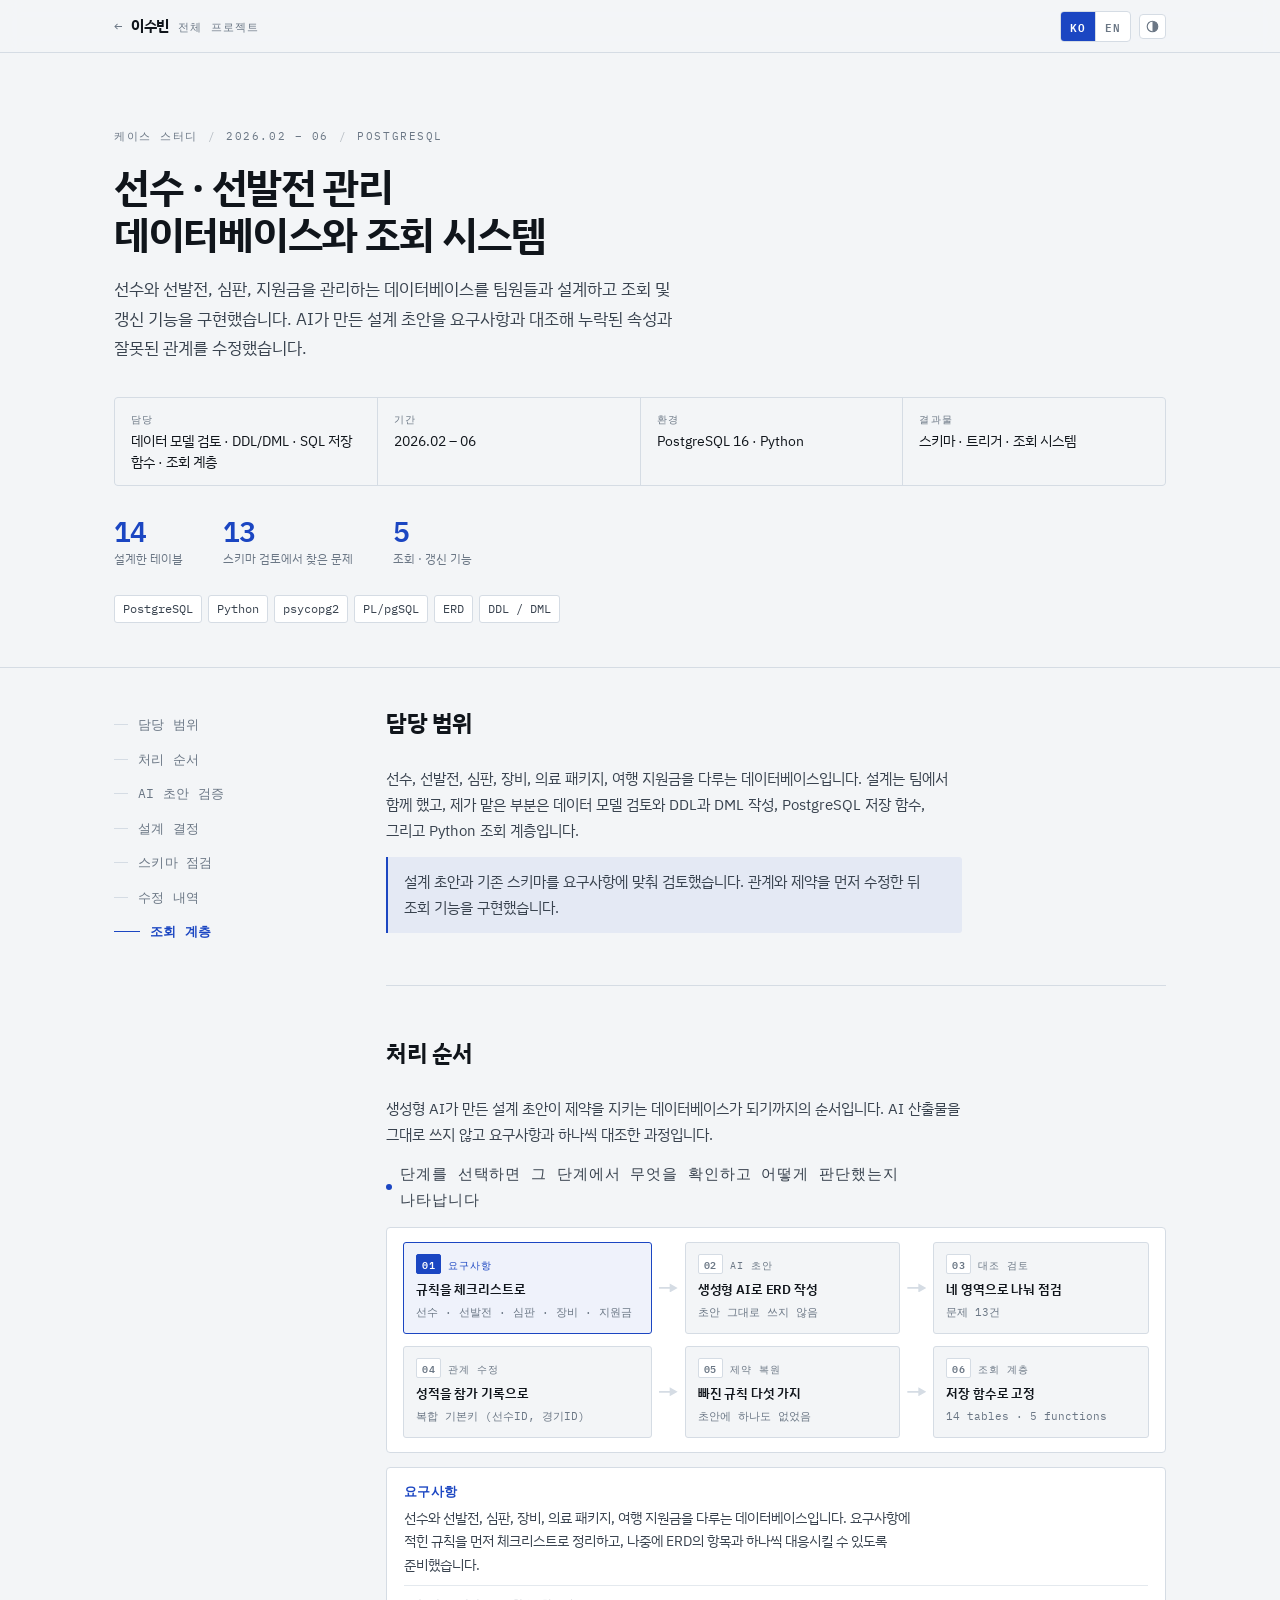
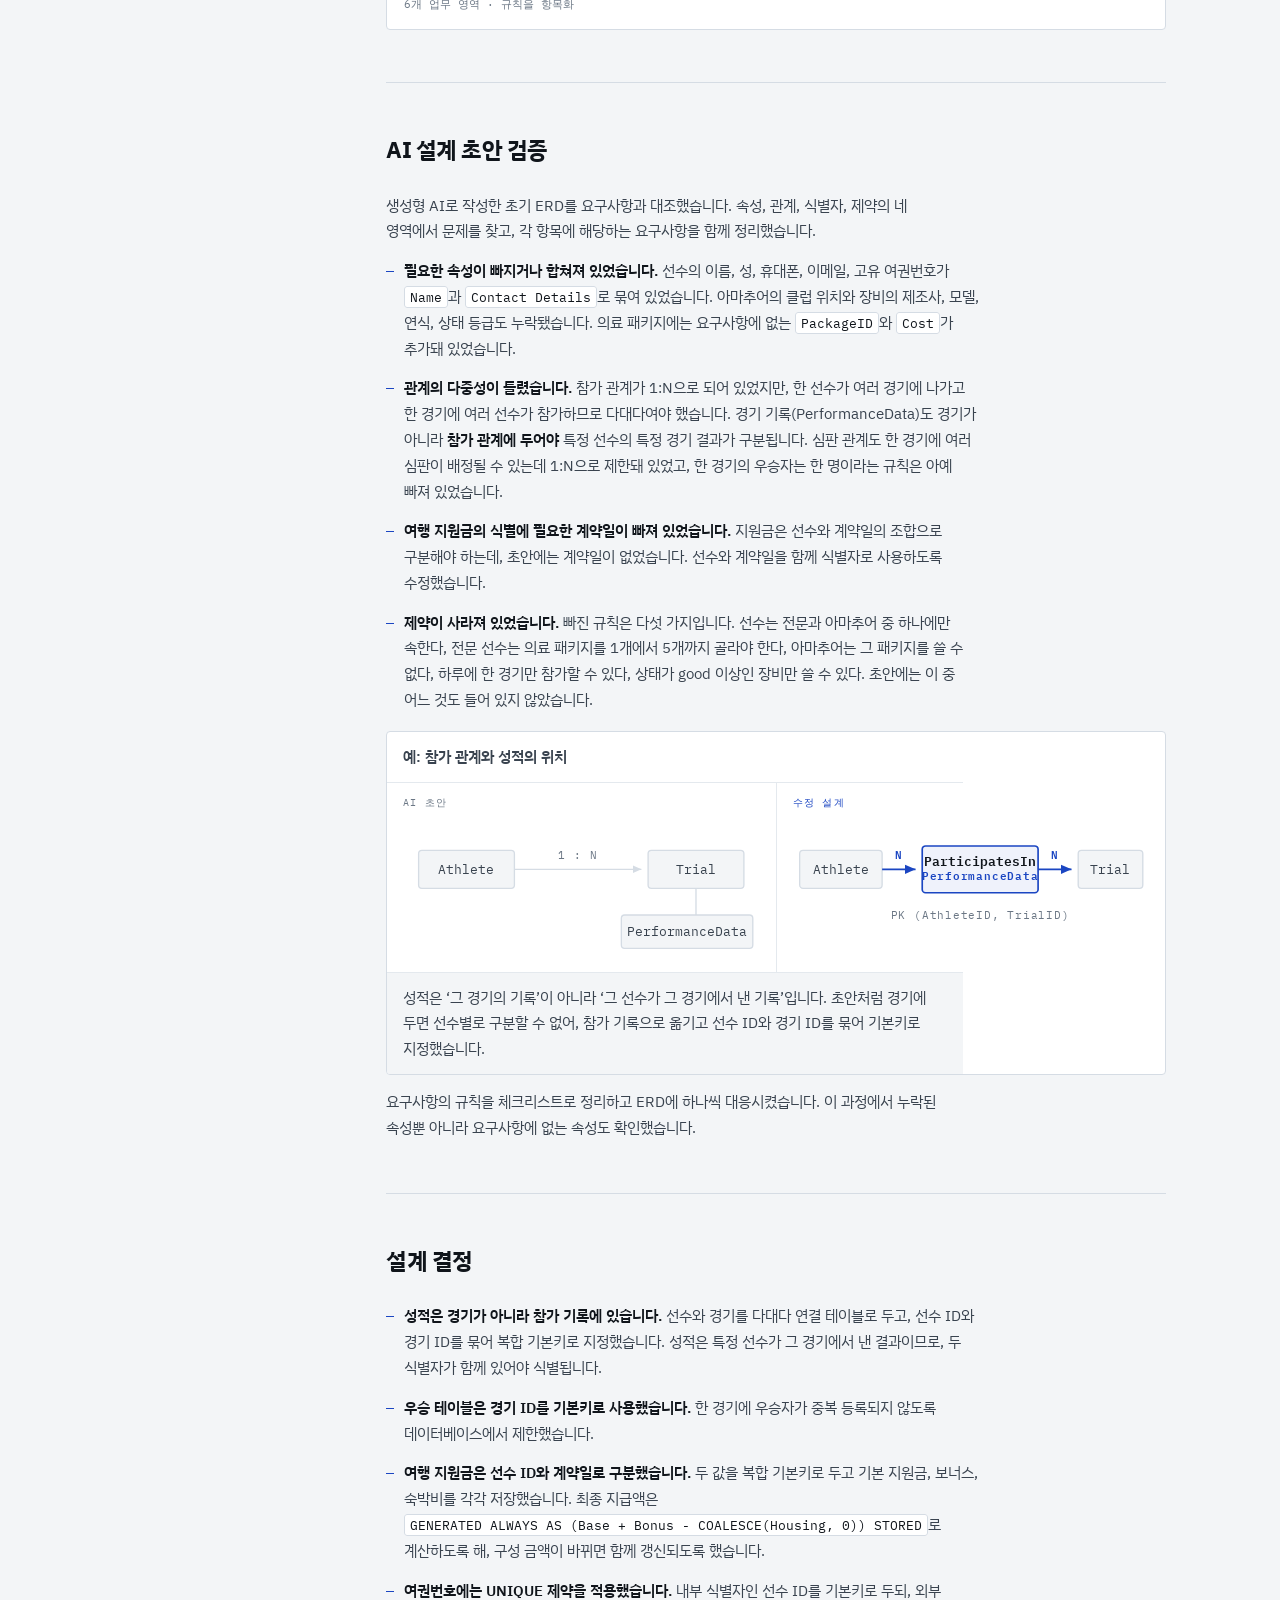
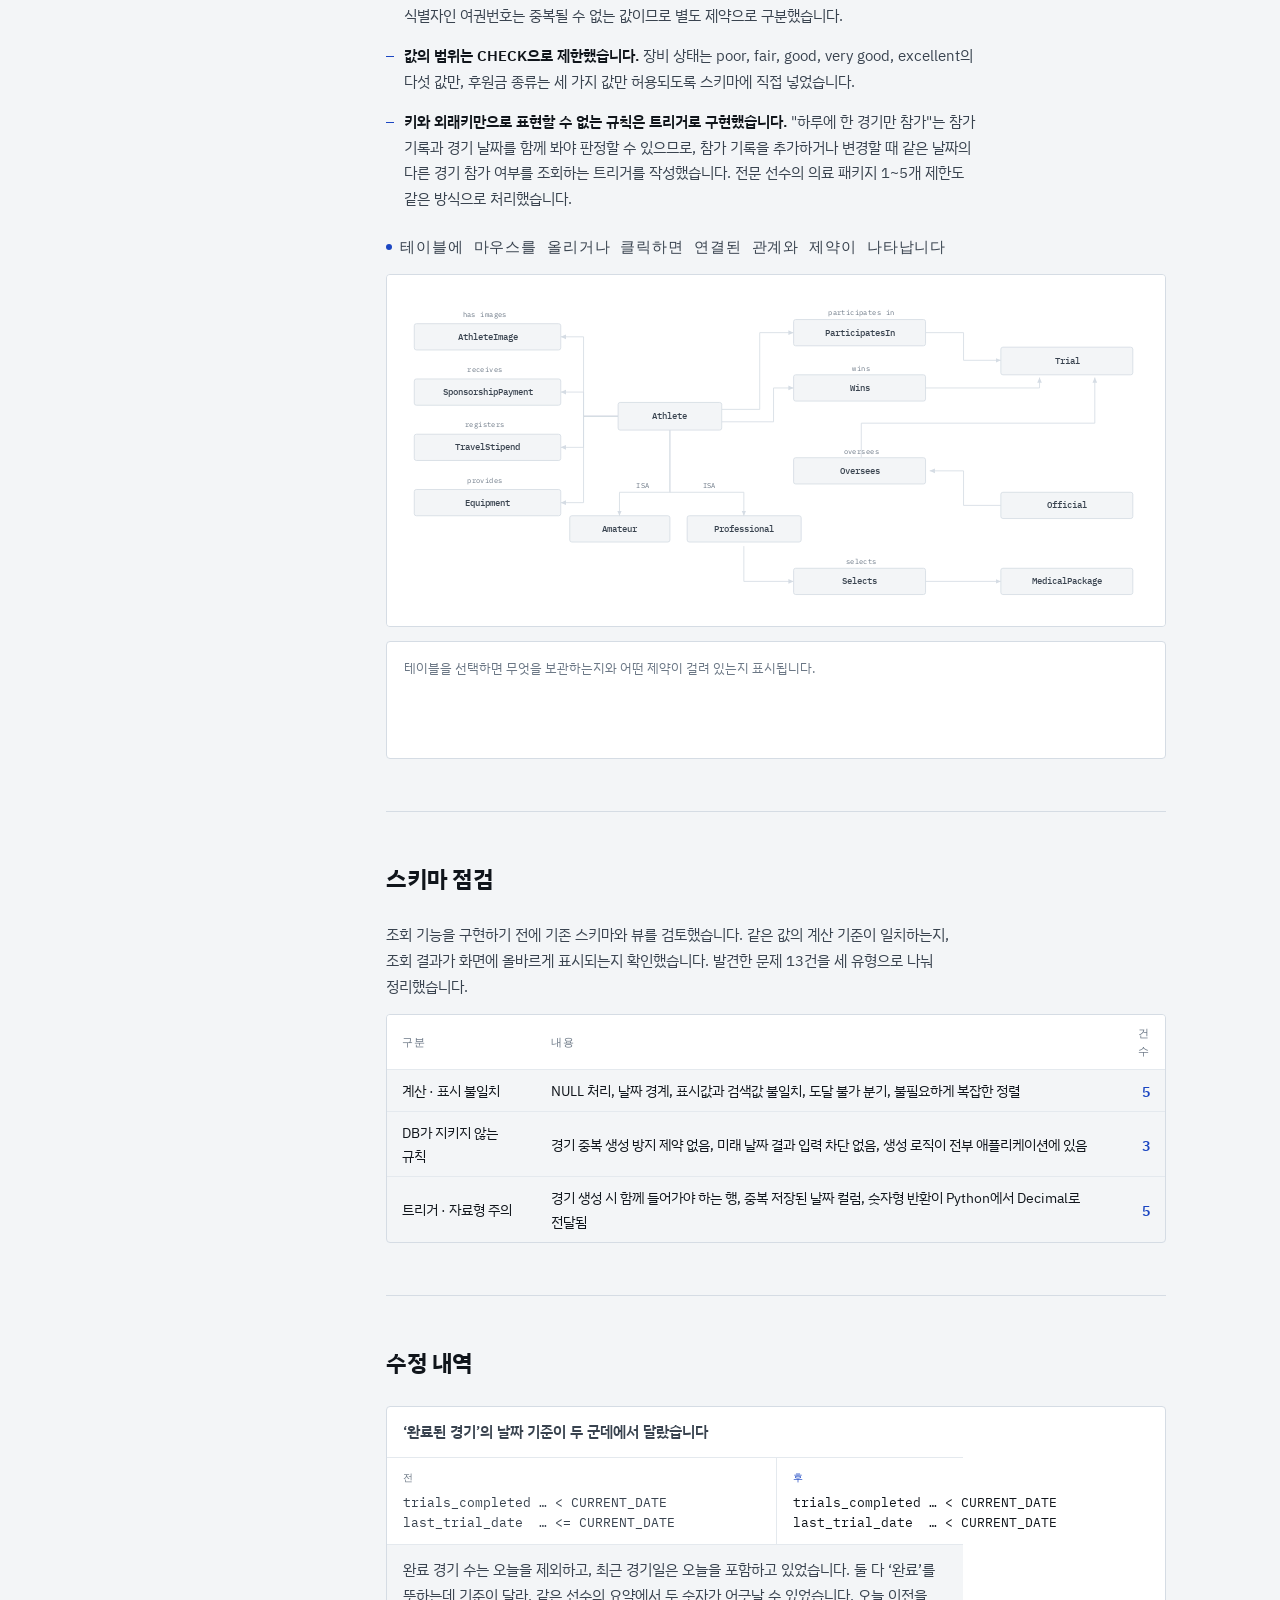
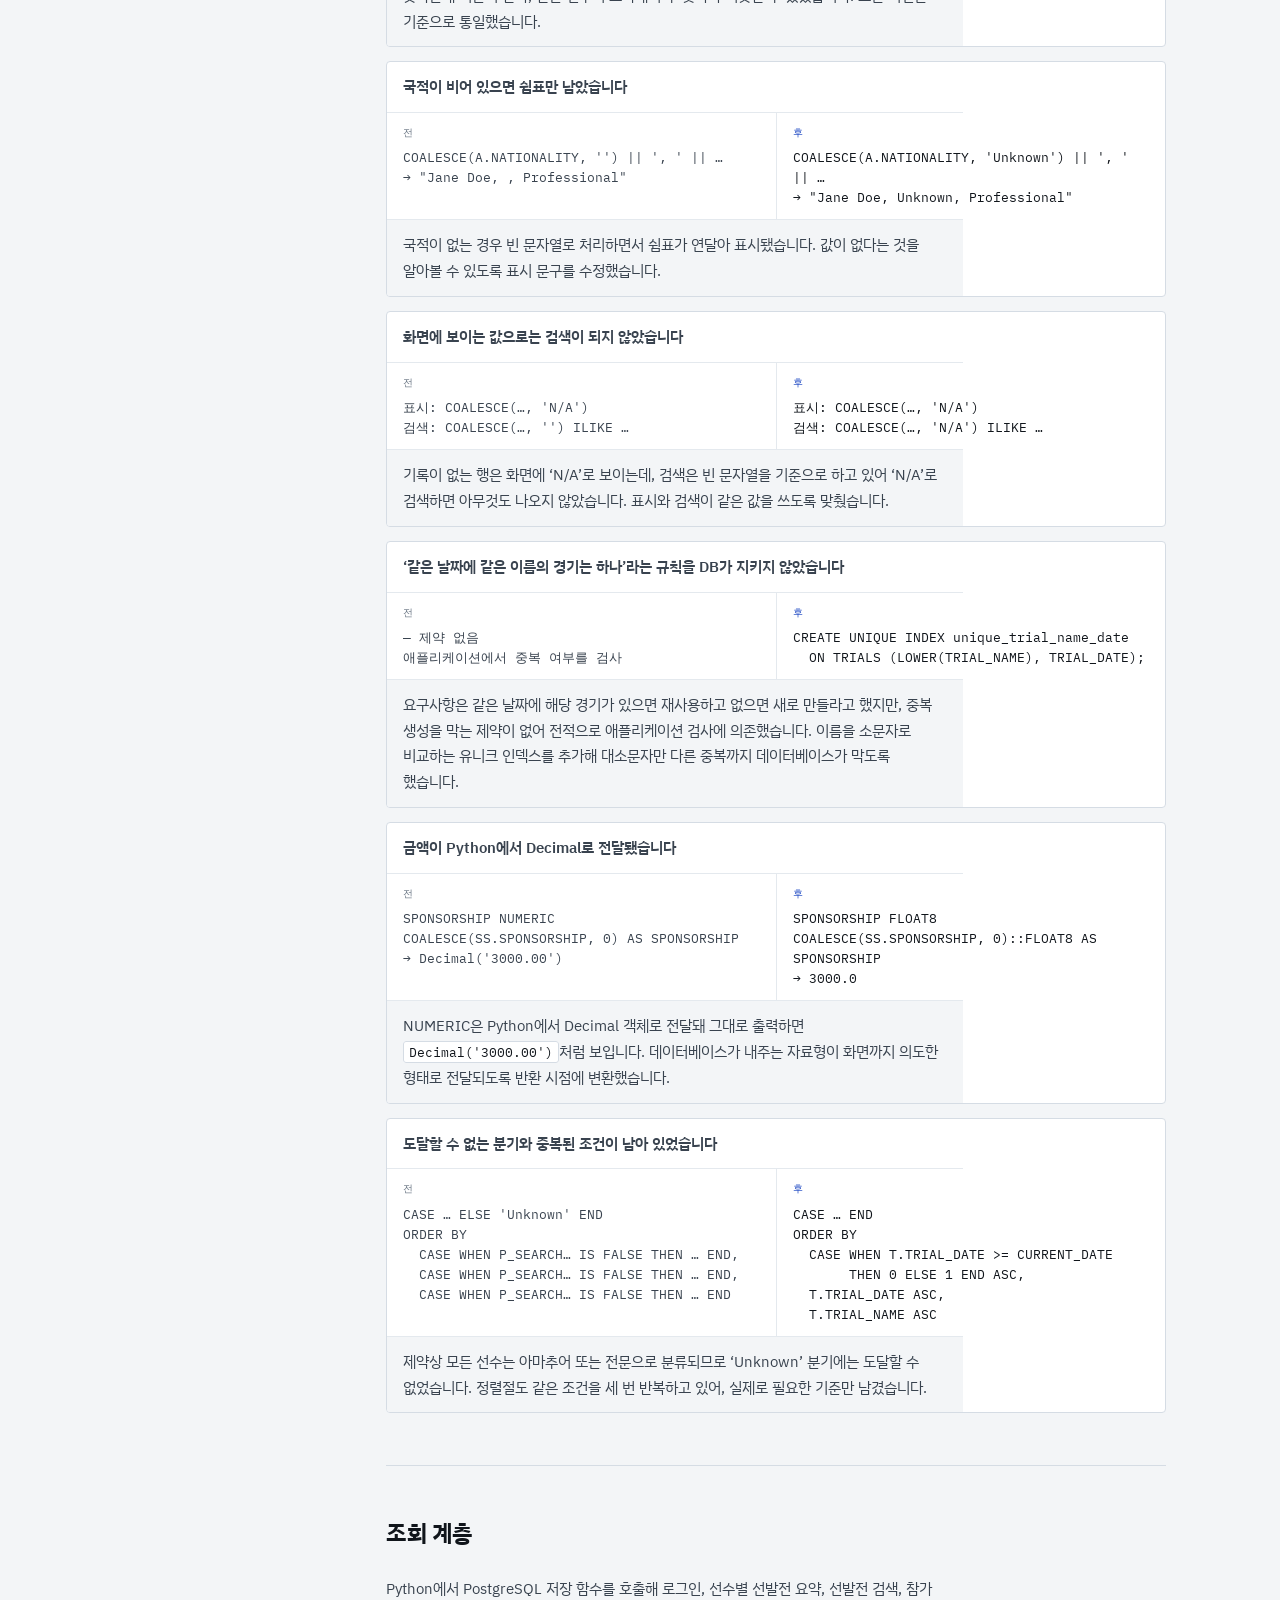
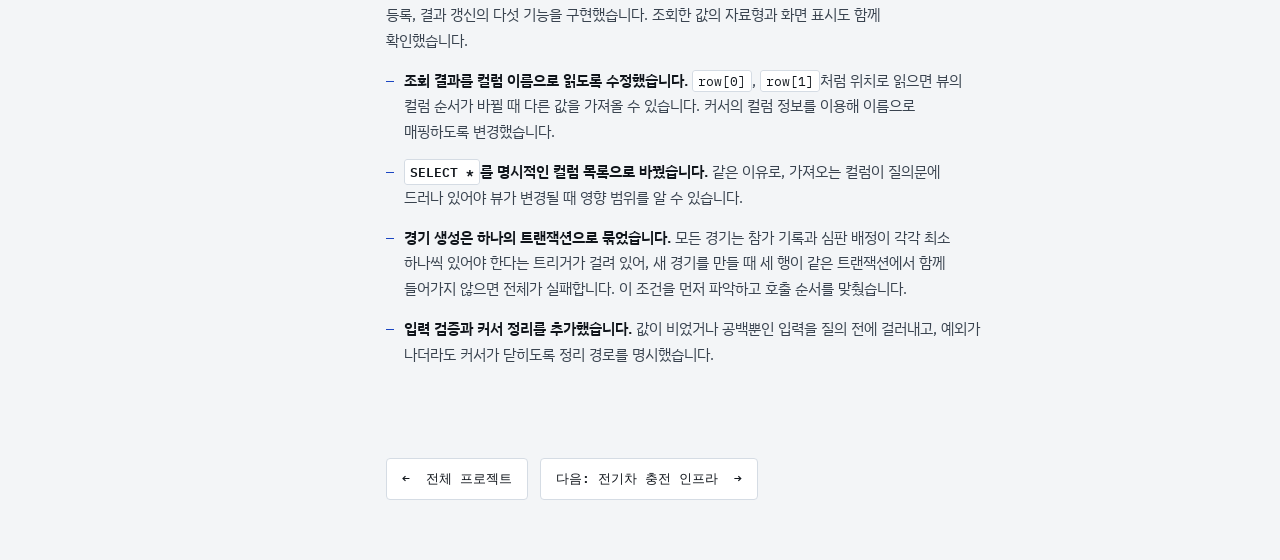
<file: projects/athlete-db.html>
<!DOCTYPE html>
<html lang="ko">
<head>
<meta charset="utf-8">
<meta name="viewport" content="width=device-width, initial-scale=1">
<title>선수 · 선발전 관리 데이터베이스 — 이수빈</title>
<meta name="description" content="AI가 만든 초안을 도메인 요구사항과 대조해 바로잡고, 저장 구조부터 조회 결과까지 같은 기준으로 맞춘 PostgreSQL 데이터베이스.">
<link rel="preconnect" href="https://fonts.googleapis.com">
<link rel="preconnect" href="https://fonts.gstatic.com" crossorigin>
<link rel="stylesheet" href="https://fonts.googleapis.com/css2?family=IBM+Plex+Mono:wght@400;500;600&family=IBM+Plex+Sans+KR:wght@400;500;600;700&display=swap">
<link rel="stylesheet" href="../assets/style.css">
<link rel="icon" href="../assets/favicon.svg" type="image/svg+xml">
<link rel="apple-touch-icon" href="../assets/apple-touch-icon.png">
<meta name="theme-color" content="#1B46C2">
</head>
<body>

<header class="topbar">
  <div class="wrap bar-inner">
    <a class="brand" href="../index.html">
      <span class="brand-back" aria-hidden="true">←</span>
      <span class="brand-name"><span class="ko">이수빈</span><span class="en">Suebin Lee</span></span>
      <span class="brand-alt"><span class="ko">전체 프로젝트</span><span class="en">All projects</span></span>
    </a>
    <div class="utils">
      <div class="seg" role="group" aria-label="Language">
        <button type="button" data-lang-set="ko" aria-pressed="true">KO</button>
        <button type="button" data-lang-set="en" aria-pressed="false">EN</button>
      </div>
      <button class="icon-btn" id="themeBtn" type="button" aria-label="Toggle theme">
        <svg viewBox="0 0 16 16" aria-hidden="true"><circle cx="8" cy="8" r="6.5" fill="none" stroke="currentColor" stroke-width="1.4"/><path d="M8 1.5a6.5 6.5 0 0 1 0 13z" fill="currentColor"/></svg>
      </button>
    </div>
  </div>
</header>

<header class="case-head">
  <div class="wrap">
    <p class="case-eyebrow">
      <span class="ko">케이스 스터디</span><span class="en">Case study</span>
      <span class="sep">/</span>
      <span>2026.02 – 06</span>
      <span class="sep">/</span>
      <span>PostgreSQL</span>
    </p>
    <h1>
      <span class="ko">선수 · 선발전 관리 데이터베이스와 조회 시스템</span>
      <span class="en">Athlete &amp; Trials Database and Query Layer</span>
    </h1>
    <p class="case-lede">
      <span class="ko">선수와 선발전, 심판, 지원금을 관리하는 데이터베이스를 팀원들과 설계하고 조회 및 갱신 기능을 구현했습니다. AI가 만든 설계 초안을 요구사항과 대조해 누락된 속성과 잘못된 관계를 수정했습니다.</span>
      <span class="en">Designing a database for athletes, trials, officials and stipends, then building the query and update layer on top. The starting point was an AI-generated draft design — which I checked against the requirements line by line instead of taking it as given.</span>
    </p>

    <dl class="case-meta">
      <div>
        <dt><span class="ko">담당</span><span class="en">My scope</span></dt>
        <dd><span class="ko">데이터 모델 검토 · DDL/DML · SQL 저장 함수 · 조회 계층</span><span class="en">Data model review, DDL/DML, stored functions, query layer</span></dd>
      </div>
      <div>
        <dt><span class="ko">기간</span><span class="en">Period</span></dt>
        <dd>2026.02 – 06</dd>
      </div>
      <div>
        <dt><span class="ko">환경</span><span class="en">Stack</span></dt>
        <dd>PostgreSQL 16 · Python</dd>
      </div>
      <div>
        <dt><span class="ko">결과물</span><span class="en">Output</span></dt>
        <dd><span class="ko">스키마 · 트리거 · 조회 시스템</span><span class="en">Schema, triggers, query system</span></dd>
      </div>
    </dl>

    <div class="kpis">
      <div class="kpi">
        <b>14</b>
        <span><span class="ko">설계한 테이블</span><span class="en">tables designed</span></span>
      </div>
      <div class="kpi">
        <b>13</b>
        <span><span class="ko">스키마 검토에서 찾은 문제</span><span class="en">issues found in schema review</span></span>
      </div>
      <div class="kpi">
        <b>5</b>
        <span><span class="ko">조회 · 갱신 기능</span><span class="en">query &amp; update functions</span></span>
      </div>
    </div>

    <ul class="stack case-stack">
      <li>PostgreSQL</li><li>Python</li><li>psycopg2</li><li>PL/pgSQL</li><li>ERD</li><li>DDL / DML</li>
    </ul>
  </div>
</header>

<div class="wrap">
<div class="grid">

  <aside class="rail">
    <nav aria-label="Sections">
      <ul>
        <li><a href="#scope"><span class="ko">담당 범위</span><span class="en">Scope</span></a></li>
        <li><a href="#flow"><span class="ko">처리 순서</span><span class="en">How it moves</span></a></li>
        <li><a href="#audit"><span class="ko">AI 초안 검증</span><span class="en">Auditing the draft</span></a></li>
        <li><a href="#model"><span class="ko">설계 결정</span><span class="en">Design decisions</span></a></li>
        <li><a href="#review"><span class="ko">스키마 점검</span><span class="en">Schema review</span></a></li>
        <li><a href="#fixes"><span class="ko">수정 내역</span><span class="en">Fixes</span></a></li>
        <li><a href="#query"><span class="ko">조회 계층</span><span class="en">Query layer</span></a></li>
      </ul>
    </nav>
  </aside>

  <main>

    <!-- scope -->
    <section id="scope" class="rv">
      <div class="sec-head"><h2><span class="ko">담당 범위</span><span class="en">Scope</span></h2></div>
      <div class="blk">
        <p class="ko">선수, 선발전, 심판, 장비, 의료 패키지, 여행 지원금을 다루는 데이터베이스입니다. 설계는 팀에서 함께 했고, 제가 맡은 부분은 데이터 모델 검토와 DDL과 DML 작성, PostgreSQL 저장 함수, 그리고 Python 조회 계층입니다.</p>
        <p class="en">A database covering athletes, trials, officials, equipment, medical packages and travel stipends. I worked on the data model review, the DDL and DML, the SQL stored functions, and the Python query layer.</p>
        <p class="note">
          <span class="ko">설계 초안과 기존 스키마를 요구사항에 맞춰 검토했습니다. 관계와 제약을 먼저 수정한 뒤 조회 기능을 구현했습니다.</span>
          <span class="en">Most of my work here was not adding features but <b>checking whether existing definitions actually matched the requirements</b>. Neither the draft design nor the schema was taken as given.</span>
        </p>
      </div>
    </section>

    <!-- flow -->
    <section id="flow" class="rv">
      <div class="sec-head"><h2><span class="ko">처리 순서</span><span class="en">How the data moves</span></h2></div>
      <div class="blk">
        <p class="ko">생성형 AI가 만든 설계 초안이 제약을 지키는 데이터베이스가 되기까지의 순서입니다. AI 산출물을 그대로 쓰지 않고 요구사항과 하나씩 대조한 과정입니다.</p>
        <p class="en">How an AI-generated schema draft became a database that enforces its own rules, by checking the draft against the requirements one line at a time.</p>

        <div class="flow-wrap">
          <p class="dgm-hint">
            <span class="ko">단계를 선택하면 그 단계에서 무엇을 확인하고 어떻게 판단했는지 나타납니다</span>
            <span class="en">Select a stage to see what was checked there and how it was decided</span>
          </p>

          <ol class="flow">
            <li class="flow-step">
              <button type="button" class="flow-node" data-step="ad1" aria-expanded="true">
                <span class="flow-head">
                  <span class="flow-n">01</span>
                  <span class="flow-stage"><span class="ko">요구사항</span><span class="en">Requirements</span></span>
                </span>
                <span class="flow-t"><span class="ko">규칙을 체크리스트로</span><span class="en">Turn the rules into a checklist</span></span>
                <span class="flow-m">선수 · 선발전 · 심판 · 장비 · 지원금</span>
              </button>
            </li>
            <li class="flow-step">
              <button type="button" class="flow-node" data-step="ad2" aria-expanded="false">
                <span class="flow-head">
                  <span class="flow-n">02</span>
                  <span class="flow-stage"><span class="ko">AI 초안</span><span class="en">AI draft</span></span>
                </span>
                <span class="flow-t"><span class="ko">생성형 AI로 ERD 작성</span><span class="en">Generate the first ERD</span></span>
                <span class="flow-m">초안 그대로 쓰지 않음</span>
              </button>
            </li>
            <li class="flow-step">
              <button type="button" class="flow-node" data-step="ad3" aria-expanded="false">
                <span class="flow-head">
                  <span class="flow-n">03</span>
                  <span class="flow-stage"><span class="ko">대조 검토</span><span class="en">Review</span></span>
                </span>
                <span class="flow-t"><span class="ko">네 영역으로 나눠 점검</span><span class="en">Audit across four areas</span></span>
                <span class="flow-m">문제 13건</span>
              </button>
            </li>
            <li class="flow-step">
              <button type="button" class="flow-node" data-step="ad4" aria-expanded="false">
                <span class="flow-head">
                  <span class="flow-n">04</span>
                  <span class="flow-stage"><span class="ko">관계 수정</span><span class="en">Fix</span></span>
                </span>
                <span class="flow-t"><span class="ko">성적을 참가 기록으로</span><span class="en">Move the result onto participation</span></span>
                <span class="flow-m">복합 기본키 (선수ID, 경기ID)</span>
              </button>
            </li>
            <li class="flow-step">
              <button type="button" class="flow-node" data-step="ad5" aria-expanded="false">
                <span class="flow-head">
                  <span class="flow-n">05</span>
                  <span class="flow-stage"><span class="ko">제약 복원</span><span class="en">Constraints</span></span>
                </span>
                <span class="flow-t"><span class="ko">빠진 규칙 다섯 가지</span><span class="en">Five rules that had vanished</span></span>
                <span class="flow-m">초안에 하나도 없었음</span>
              </button>
            </li>
            <li class="flow-step">
              <button type="button" class="flow-node" data-step="ad6" aria-expanded="false">
                <span class="flow-head">
                  <span class="flow-n">06</span>
                  <span class="flow-stage"><span class="ko">조회 계층</span><span class="en">Query layer</span></span>
                </span>
                <span class="flow-t"><span class="ko">저장 함수로 고정</span><span class="en">Fix the logic in stored functions</span></span>
                <span class="flow-m">14 tables · 5 functions</span>
              </button>
            </li>
          </ol>

          <div class="flow-info" aria-live="polite">
            <div data-step-for="ad1">
              <h4>요구사항</h4>
              <p class="ko">선수와 선발전, 심판, 장비, 의료 패키지, 여행 지원금을 다루는 데이터베이스입니다. 요구사항에 적힌 규칙을 먼저 체크리스트로 정리하고, 나중에 ERD의 항목과 하나씩 대응시킬 수 있도록 준비했습니다.</p>
              <p class="en">The database covers athletes, trials, officials, equipment, medical packages and travel stipends. The rules stated in the requirements were first written out as a checklist, so each one could later be matched against an element of the ERD.</p>
              <span class="grain">6개 업무 영역 · 규칙을 항목화</span>
            </div>

            <div data-step-for="ad2" hidden>
              <h4>AI 초안</h4>
              <p class="ko">생성형 AI로 초기 ERD를 만들었습니다. 초안은 빠르게 나오지만 요구사항에 적힌 제약과 다중성이 그대로 반영됐는지는 보장되지 않습니다. 그래서 초안을 결과물이 아니라 검토 대상으로 두고 다음 단계로 넘겼습니다.</p>
              <p class="en">The first ERD was generated with an LLM. A draft arrives quickly, but nothing guarantees that the constraints and cardinalities stated in the requirements survived into it. The draft was therefore treated as something to audit rather than as the result.</p>
              <span class="grain">생성형 AI ERD · 검토 대상으로 취급</span>
            </div>

            <div data-step-for="ad3" hidden>
              <h4>대조 검토</h4>
              <p class="ko">속성, 관계, 식별자, 제약의 네 영역에서 초안을 요구사항과 대조했습니다. 각 항목에 해당하는 요구사항을 함께 적어 두어, 무엇을 근거로 문제라고 판단했는지 남겼습니다. 이 과정에서 누락된 속성뿐 아니라 요구사항에 없는데 들어간 속성도 확인했습니다. 의료 패키지의 PackageID와 Cost가 그런 경우입니다.</p>
              <p class="en">The draft was checked against the requirements across four areas: attributes, relationships, identifiers and constraints. Each finding was recorded alongside the requirement it came from, so the basis for calling it a problem stayed visible. The pass caught attributes that were missing and also attributes present without a requirement behind them, such as PackageID and Cost on the medical package.</p>
              <span class="grain">속성 · 관계 · 식별자 · 제약 4영역 · 발견 13건</span>
            </div>

            <div data-step-for="ad4" hidden>
              <h4>관계 수정</h4>
              <p class="ko">참가 관계가 1:N으로 되어 있었지만 한 선수가 여러 경기에 나가고 한 경기에 여러 선수가 참가하므로 다대다여야 했습니다. 성적은 그 경기의 기록이 아니라 그 선수가 그 경기에서 낸 기록이므로, 초안처럼 경기에 두면 선수별로 구분되지 않습니다. 성적을 참가 기록으로 옮기고 선수 ID와 경기 ID를 묶어 복합 기본키로 지정했습니다. 심판 배정도 1:N 제한을 풀었고, 한 경기의 우승자는 한 명이라는 규칙은 우승 테이블의 기본키를 경기 ID로 두어 데이터베이스에서 막았습니다.</p>
              <p class="en">Participation was modelled 1:N, but an athlete enters many trials and a trial holds many athletes, so it had to be many-to-many. A result is not the trial's record but what a given athlete achieved in it; left on the trial, as in the draft, results cannot be told apart per athlete. The result moved onto the participation record, with athlete ID and trial ID forming a composite primary key. The 1:N limit on officials was lifted, and the rule that a trial has one winner is enforced by making trial ID the primary key of the winner table.</p>
              <span class="grain">참가 1:N → 다대다 · 성적 위치 이동 · 우승 테이블 PK = 경기 ID</span>
            </div>

            <div data-step-for="ad5" hidden>
              <h4>제약 복원</h4>
              <p class="ko">요구사항에 있었지만 초안에서 사라진 규칙은 다섯 가지입니다. 선수는 전문과 아마추어 중 하나에만 속한다, 전문 선수는 의료 패키지를 1개에서 5개까지 골라야 한다, 아마추어는 그 패키지를 쓸 수 없다, 하루에 한 경기만 참가할 수 있다, 상태가 good 이상인 장비만 쓸 수 있다. 초안에는 이 중 어느 것도 들어 있지 않았습니다. 여행 지원금은 선수와 계약일의 조합으로 구분해야 하는데 계약일 자체가 빠져 있어, 두 값을 함께 식별자로 사용하도록 고쳤습니다.</p>
              <p class="en">Five rules stated in the requirements had disappeared from the draft: an athlete belongs to either the professional or the amateur category but not both; a professional must select between one and five medical packages; an amateur cannot use those packages; an athlete may enter only one trial per day; only equipment rated good or better may be used. None of them were present. Travel stipends must be distinguished by athlete and contract date, but the contract date was missing entirely, so the two were made the identifier together.</p>
              <span class="grain">배타 소속 · 패키지 1–5 · 아마추어 제외 · 하루 1경기 · 장비 good 이상 · 지원금 식별자 보정</span>
            </div>

            <div data-step-for="ad6" hidden>
              <h4>조회 계층</h4>
              <p class="ko">관계와 제약을 먼저 고친 뒤 조회와 갱신 기능을 구현했습니다. PostgreSQL 저장 함수를 Python에서 호출하는 구조로 두어, 같은 규칙이 화면마다 다시 구현되지 않게 했습니다. 연결 과정에서 NULL 처리와 경기 완료를 판단하는 날짜 기준, 반환 자료형이 화면까지 일관되게 전달되도록 로직을 수정했습니다.</p>
              <p class="en">Relationships and constraints were corrected before any query work began. PostgreSQL stored functions are called from Python, so the same rule is not reimplemented per screen. Wiring the two up meant reworking NULL handling, the date rule deciding whether a trial has completed, and return types, so the same values reach the screen.</p>
              <span class="grain">14 테이블 · 조회·갱신 함수 5종 · PL/pgSQL + Python</span>
            </div>
          </div>
        </div>
      </div>
    </section>

    <!-- audit -->
    <section id="audit" class="rv">
      <div class="sec-head"><h2><span class="ko">AI 설계 초안 검증</span><span class="en">Auditing the AI-generated draft</span></h2></div>
      <div class="blk">
        <p class="ko">생성형 AI로 작성한 초기 ERD를 요구사항과 대조했습니다. 속성, 관계, 식별자, 제약의 네 영역에서 문제를 찾고, 각 항목에 해당하는 요구사항을 함께 정리했습니다.</p>
        <p class="en">The initial conceptual design was an ERD produced by a generative AI. It looked plausible, but checking it against the requirements surfaced problems in four areas — each written up with the specific requirement it contradicted.</p>

        <ul class="bul">
          <li class="ko"><b>필요한 속성이 빠지거나 합쳐져 있었습니다.</b> 선수의 이름, 성, 휴대폰, 이메일, 고유 여권번호가 <code>Name</code>과 <code>Contact Details</code>로 묶여 있었습니다. 아마추어의 클럽 위치와 장비의 제조사, 모델, 연식, 상태 등급도 누락됐습니다. 의료 패키지에는 요구사항에 없는 <code>PackageID</code>와 <code>Cost</code>가 추가돼 있었습니다.</li>
          <li class="en"><b>Entities and attributes were flattened.</b> The athlete was reduced to a name and contact details, where the domain called for first name, last name, mobile, email and a unique passport number separately. Amateur had a training club but no club location, and Medical Package had <b>gained</b> a PackageID and Cost the requirements never mentioned. Equipment was missing manufacturer, model, year and condition rating entirely.</li>

          <li class="ko"><b>관계의 다중성이 틀렸습니다.</b> 참가 관계가 1:N으로 되어 있었지만, 한 선수가 여러 경기에 나가고 한 경기에 여러 선수가 참가하므로 다대다여야 했습니다. 경기 기록(PerformanceData)도 경기가 아니라 <b>참가 관계에 두어야</b> 특정 선수의 특정 경기 결과가 구분됩니다. 심판 관계도 한 경기에 여러 심판이 배정될 수 있는데 1:N으로 제한돼 있었고, 한 경기의 우승자는 한 명이라는 규칙은 아예 빠져 있었습니다.</li>
          <li class="en"><b>Relationship cardinalities were wrong.</b> Participation was modelled 1:N, but an athlete competes in many trials and a trial involves many athletes, so it had to be many-to-many — and performance data belongs <b>on the participation</b>, not on the trial, to express one athlete's result in one trial. Officials were likewise capped at one per trial when the domain allows several, and the rule that a trial has a single winner was missing altogether.</li>

          <li class="ko"><b>여행 지원금의 식별에 필요한 계약일이 빠져 있었습니다.</b> 지원금은 선수와 계약일의 조합으로 구분해야 하는데, 초안에는 계약일이 없었습니다. 선수와 계약일을 함께 식별자로 사용하도록 수정했습니다.</li>
          <li class="en"><b>Identification was incomplete.</b> A travel stipend is identified by the athlete together with the signing date, but the draft omitted the signing date entirely — leaving nothing to identify it by, and hiding the fact that its identity depends on another entity.</li>

          <li class="ko"><b>제약이 사라져 있었습니다.</b> 빠진 규칙은 다섯 가지입니다. 선수는 전문과 아마추어 중 하나에만 속한다, 전문 선수는 의료 패키지를 1개에서 5개까지 골라야 한다, 아마추어는 그 패키지를 쓸 수 없다, 하루에 한 경기만 참가할 수 있다, 상태가 good 이상인 장비만 쓸 수 있다. 초안에는 이 중 어느 것도 들어 있지 않았습니다.</li>
          <li class="en"><b>Constraints had quietly vanished.</b> That the specialization into professional and amateur is total and disjoint, that professionals must select between one and five medical packages, that amateurs cannot access them, the one-event-per-day rule, and the rule that only equipment rated good or better may be used — none of these survived into the draft.</li>
        </ul>

        <div class="diff" style="margin-top:4px">
          <p class="diff-q"><span class="ko">예: 참가 관계와 성적의 위치</span><span class="en">Example: participation and where the result lives</span></p>
          <div class="diff-pair">
            <div class="diff-side">
              <span class="diff-tag"><span class="ko">AI 초안</span><span class="en">AI draft</span></span>
              <svg class="fig-svg" viewBox="0 0 320 128" role="img"
                   aria-label="AI 초안: 선수에서 경기로 1대N 관계, 성적이 경기에 붙어 있음">
                <defs>
                  <marker id="ar-a" viewBox="0 0 10 10" refX="9" refY="5" markerWidth="7" markerHeight="7" orient="auto">
                    <path class="ar" d="M0,1 L9,5 L0,9 z"/>
                  </marker>
                </defs>
                <rect class="b" x="14" y="30" width="86" height="34"/>
                <text class="t" x="57" y="48">Athlete</text>
                <path class="ln" d="M100,47 H214" marker-end="url(#ar-a)"/>
                <text class="cap" x="157" y="38">1 : N</text>
                <rect class="b" x="220" y="30" width="86" height="34"/>
                <text class="t" x="263" y="48">Trial</text>
                <path class="ln" d="M263,64 V88"/>
                <rect class="b" x="196" y="88" width="118" height="30"/>
                <text class="t" x="255" y="104">PerformanceData</text>
              </svg>
            </div>
            <div class="diff-side to">
              <span class="diff-tag"><span class="ko">수정 설계</span><span class="en">Corrected</span></span>
              <svg class="fig-svg" viewBox="0 0 320 128" role="img"
                   aria-label="수정 설계: 선수와 경기가 참가 기록을 통해 다대다로 연결되고 성적이 참가 기록에 붙음">
                <defs>
                  <marker id="ar-b" viewBox="0 0 10 10" refX="9" refY="5" markerWidth="7" markerHeight="7" orient="auto">
                    <path class="ar-hi" d="M0,1 L9,5 L0,9 z"/>
                  </marker>
                </defs>
                <rect class="b" x="6" y="30" width="74" height="34"/>
                <text class="t" x="43" y="48">Athlete</text>
                <path class="ln-hi" d="M80,47 H110" marker-end="url(#ar-b)"/>
                <text class="cap-hi" x="95" y="38">N</text>
                <rect class="b-hi" x="116" y="26" width="104" height="42"/>
                <text class="t-hi" x="168" y="41">ParticipatesIn</text>
                <text class="cap-hi" x="168" y="57">PerformanceData</text>
                <path class="ln-hi" d="M220,47 H250" marker-end="url(#ar-b)"/>
                <text class="cap-hi" x="235" y="38">N</text>
                <rect class="b" x="256" y="30" width="58" height="34"/>
                <text class="t" x="285" y="48">Trial</text>
                <text class="cap" x="168" y="92">PK (AthleteID, TrialID)</text>
              </svg>
            </div>
          </div>
          <p class="diff-why">
            <span class="ko">성적은 ‘그 경기의 기록’이 아니라 ‘그 선수가 그 경기에서 낸 기록’입니다. 초안처럼 경기에 두면 선수별로 구분할 수 없어, 참가 기록으로 옮기고 선수 ID와 경기 ID를 묶어 기본키로 지정했습니다.</span>
            <span class="en">A result is not “the trial's record” but “this athlete's record in this trial”. Attached to the trial, as in the draft, it cannot be told apart per athlete — so it moved onto the participation record, keyed on athlete ID and trial ID together.</span>
          </p>
        </div>

        <p class="ko">요구사항의 규칙을 체크리스트로 정리하고 ERD에 하나씩 대응시켰습니다. 이 과정에서 누락된 속성뿐 아니라 요구사항에 없는 속성도 확인했습니다.</p>
        <p class="en">The AI output read naturally and had the right shape, which is exactly why <b>finding what was missing meant starting from the requirements, not from the output</b>. I turned each stated rule into a checklist item and worked through them one at a time.</p>
      </div>
    </section>

    <!-- model -->
    <section id="model" class="rv">
      <div class="sec-head"><h2><span class="ko">설계 결정</span><span class="en">Design decisions</span></h2></div>
      <div class="blk">
        <ul class="bul">
          <li class="ko"><b>성적은 경기가 아니라 참가 기록에 있습니다.</b> 선수와 경기를 다대다 연결 테이블로 두고, 선수 ID와 경기 ID를 묶어 복합 기본키로 지정했습니다. 성적은 특정 선수가 그 경기에서 낸 결과이므로, 두 식별자가 함께 있어야 식별됩니다.</li>
          <li class="en"><b>Results live on the participation record, not the trial.</b> Athletes and trials are joined through a junction table whose primary key is the athlete ID and trial ID together — a result belongs to one athlete in one trial, so it takes both identifiers to identify it.</li>

          <li class="ko"><b>우승 테이블은 경기 ID를 기본키로 사용했습니다.</b> 한 경기에 우승자가 중복 등록되지 않도록 데이터베이스에서 제한했습니다.</li>
          <li class="en"><b>The wins table is keyed on the trial alone.</b> Making the trial ID the primary key means two winners for one trial cannot be recorded in the first place — the rule is enforced by structure rather than by an application check.</li>

          <li class="ko"><b>여행 지원금은 선수 ID와 계약일로 구분했습니다.</b> 두 값을 복합 기본키로 두고 기본 지원금, 보너스, 숙박비를 각각 저장했습니다. 최종 지급액은 <code>GENERATED ALWAYS AS (Base + Bonus - COALESCE(Housing, 0)) STORED</code>로 계산하도록 해, 구성 금액이 바뀌면 함께 갱신되도록 했습니다.</li>
          <li class="en"><b>Travel stipends use athlete ID and signing date as a composite key.</b> Base, bonus and housing amounts are stored separately. The total is calculated with <code>GENERATED ALWAYS AS (Base + Bonus - COALESCE(Housing, 0)) STORED</code>, so it updates when its component amounts change.</li>

          <li class="ko"><b>여권번호에는 UNIQUE 제약을 적용했습니다.</b> 내부 식별자인 선수 ID를 기본키로 두되, 외부 식별자인 여권번호는 중복될 수 없는 값이므로 별도 제약으로 구분했습니다.</li>
          <li class="en"><b>Passport numbers carry a UNIQUE constraint.</b> The athlete ID stays the internal primary key, while the passport number — an external identifier that cannot repeat — is constrained separately.</li>

          <li class="ko"><b>값의 범위는 CHECK으로 제한했습니다.</b> 장비 상태는 poor, fair, good, very good, excellent의 다섯 값만, 후원금 종류는 세 가지 값만 허용되도록 스키마에 직접 넣었습니다.</li>
          <li class="en"><b>Value domains are restricted with CHECK.</b> Equipment condition accepts only poor, fair, good, very good and excellent; sponsorship payments only the three permitted types — both declared in the schema itself.</li>

          <li class="ko"><b>키와 외래키만으로 표현할 수 없는 규칙은 트리거로 구현했습니다.</b> "하루에 한 경기만 참가"는 참가 기록과 경기 날짜를 함께 봐야 판정할 수 있으므로, 참가 기록을 추가하거나 변경할 때 같은 날짜의 다른 경기 참가 여부를 조회하는 트리거를 작성했습니다. 전문 선수의 의료 패키지 1~5개 제한도 같은 방식으로 처리했습니다.</li>
          <li class="en"><b>Rules that keys cannot express became triggers.</b> "One event per day" can only be judged by looking at the participation record together with the trial date, so inserting or updating a participation checks for another trial on the same date. The one-to-five medical package limit for professionals is handled the same way.</li>
        </ul>

        <div class="dgm-wrap" style="margin-top:8px">
          <p class="dgm-hint">
            <span class="ko">테이블에 마우스를 올리거나 클릭하면 연결된 관계와 제약이 나타납니다</span>
            <span class="en">Hover or click a table to trace its relationships and constraints</span>
          </p>

          <div class="dgm-stage">
            <svg class="dgm" viewBox="0 0 1100 480" role="img"
                 aria-label="선수·선발전 데이터베이스의 14개 테이블 관계도">
              <defs>
                <marker id="arA" viewBox="0 0 10 10" refX="9" refY="5" markerWidth="7" markerHeight="7" orient="auto-start-reverse">
                  <path class="arrow" d="M0,1 L9,5 L0,9 z"/>
                </marker>
              </defs>

              <!-- edges: athlete satellites -->
              <g class="edge" data-ends="Athlete AthleteImage">
                <path d="M320,190 H270 V75 H237" marker-end="url(#arA)"/>
                <text x="127" y="46" text-anchor="middle">has images</text>
              </g>
              <g class="edge" data-ends="Athlete SponsorshipPayment">
                <path d="M320,190 H270 V155 H237" marker-end="url(#arA)"/>
                <text x="127" y="126" text-anchor="middle">receives</text>
              </g>
              <g class="edge" data-ends="Athlete TravelStipend">
                <path d="M320,190 H270 V235 H237" marker-end="url(#arA)"/>
                <text x="127" y="206" text-anchor="middle">registers</text>
              </g>
              <g class="edge" data-ends="Athlete Equipment">
                <path d="M320,190 H270 V315 H237" marker-end="url(#arA)"/>
                <text x="127" y="286" text-anchor="middle">provides</text>
              </g>

              <!-- edges: ISA -->
              <g class="edge" data-ends="Athlete Amateur">
                <path d="M395,210 V300 H322 V334" marker-end="url(#arA)"/>
                <text x="356" y="294" text-anchor="middle">ISA</text>
              </g>
              <g class="edge" data-ends="Athlete Professional">
                <path d="M395,210 V300 H502 V334" marker-end="url(#arA)"/>
                <text x="452" y="294" text-anchor="middle">ISA</text>
              </g>

              <!-- edges: trials -->
              <g class="edge" data-ends="Athlete ParticipatesIn">
                <path d="M470,180 H525 V69 H574" marker-end="url(#arA)"/>
                <text x="672" y="44" text-anchor="middle">participates in</text>
              </g>
              <g class="edge" data-ends="Athlete Wins">
                <path d="M470,198 H545 V149 H574" marker-end="url(#arA)"/>
                <text x="672" y="124" text-anchor="middle">wins</text>
              </g>
              <g class="edge" data-ends="ParticipatesIn Trial">
                <path d="M765,69 H820 V109 H874" marker-end="url(#arA)"/>
              </g>
              <g class="edge" data-ends="Wins Trial">
                <path d="M765,149 H930 V134" marker-end="url(#arA)"/>
              </g>
              <g class="edge" data-ends="Official Oversees">
                <path d="M874,319 H820 V269 H771" marker-end="url(#arA)"/>
                <text x="672" y="244" text-anchor="middle">oversees</text>
              </g>
              <g class="edge" data-ends="Oversees Trial">
                <path d="M672,250 V200 H1010 V134" marker-end="url(#arA)"/>
              </g>

              <!-- edges: medical -->
              <g class="edge" data-ends="Professional Selects">
                <path d="M502,378 V429 H574" marker-end="url(#arA)"/>
                <text x="672" y="404" text-anchor="middle">selects</text>
              </g>
              <g class="edge" data-ends="Selects MedicalPackage">
                <path d="M765,429 H874" marker-end="url(#arA)"/>
              </g>

              <!-- nodes -->
              <g class="node" data-node="AthleteImage" tabindex="0" role="button" aria-label="AthleteImage">
                <rect x="25" y="56" width="212" height="38"/><text x="131" y="76">AthleteImage</text>
              </g>
              <g class="node" data-node="SponsorshipPayment" tabindex="0" role="button" aria-label="SponsorshipPayment">
                <rect x="25" y="136" width="212" height="38"/><text x="131" y="156">SponsorshipPayment</text>
              </g>
              <g class="node" data-node="TravelStipend" tabindex="0" role="button" aria-label="TravelStipend">
                <rect x="25" y="216" width="212" height="38"/><text x="131" y="236">TravelStipend</text>
              </g>
              <g class="node" data-node="Equipment" tabindex="0" role="button" aria-label="Equipment">
                <rect x="25" y="296" width="212" height="38"/><text x="131" y="316">Equipment</text>
              </g>

              <g class="node" data-node="Athlete" tabindex="0" role="button" aria-label="Athlete">
                <rect x="320" y="170" width="150" height="40"/><text x="395" y="191">Athlete</text>
              </g>
              <g class="node" data-node="Amateur" tabindex="0" role="button" aria-label="Amateur">
                <rect x="250" y="334" width="145" height="38"/><text x="322" y="354">Amateur</text>
              </g>
              <g class="node" data-node="Professional" tabindex="0" role="button" aria-label="Professional">
                <rect x="420" y="334" width="165" height="38"/><text x="502" y="354">Professional</text>
              </g>

              <g class="node" data-node="ParticipatesIn" tabindex="0" role="button" aria-label="ParticipatesIn">
                <rect x="574" y="50" width="191" height="38"/><text x="670" y="70">ParticipatesIn</text>
              </g>
              <g class="node" data-node="Wins" tabindex="0" role="button" aria-label="Wins">
                <rect x="574" y="130" width="191" height="38"/><text x="670" y="150">Wins</text>
              </g>
              <g class="node" data-node="Oversees" tabindex="0" role="button" aria-label="Oversees">
                <rect x="574" y="250" width="191" height="38"/><text x="670" y="270">Oversees</text>
              </g>
              <g class="node" data-node="Selects" tabindex="0" role="button" aria-label="Selects">
                <rect x="574" y="410" width="191" height="38"/><text x="670" y="430">Selects</text>
              </g>

              <g class="node" data-node="Trial" tabindex="0" role="button" aria-label="Trial">
                <rect x="874" y="90" width="191" height="40"/><text x="970" y="111">Trial</text>
              </g>
              <g class="node" data-node="Official" tabindex="0" role="button" aria-label="Official">
                <rect x="874" y="300" width="191" height="38"/><text x="970" y="320">Official</text>
              </g>
              <g class="node" data-node="MedicalPackage" tabindex="0" role="button" aria-label="MedicalPackage">
                <rect x="874" y="410" width="191" height="38"/><text x="970" y="430">MedicalPackage</text>
              </g>
            </svg>
          </div>

          <div class="dgm-info" aria-live="polite">
            <p class="idle-card idle">
              <span class="ko">테이블을 선택하면 무엇을 보관하는지와 어떤 제약이 걸려 있는지 표시됩니다.</span>
              <span class="en">Select a table to see what it holds and the constraints on it.</span>
            </p>

            <div data-for="Athlete" hidden>
              <h4>Athlete</h4>
              <p class="ko">선수의 기본 정보입니다. 초안에서 ‘이름’과 ‘연락처’로 뭉쳐 있던 것을 이름, 성, 휴대폰, 이메일로 나누고, 여권번호를 별도 속성으로 두었습니다. 내부 식별자는 AthleteID이고, 외부 식별자인 여권번호는 중복될 수 없으므로 UNIQUE로 구분했습니다.</p>
              <p class="en">The athlete's core record. What the draft had flattened into “name” and “contact details” is split into first name, last name, mobile and email, with the passport number as its own attribute. AthleteID is the internal identifier; the passport number, being an external one, is constrained UNIQUE.</p>
              <span class="grain">PRIMARY KEY AthleteID · UNIQUE PassportNumber</span>
            </div>

            <div data-for="Amateur" hidden>
              <h4>Amateur</h4>
              <p class="ko">아마추어 선수의 하위 유형입니다. 소속 훈련 클럽과 <b>클럽 위치</b>를 함께 보관합니다. 초안은 클럽만 두고 위치를 빠뜨렸습니다. 아마추어는 의료 패키지를 선택할 수 없습니다.</p>
              <p class="en">The amateur subtype, holding the training club together with <b>its location</b> — the draft had the club but dropped the location. Amateurs cannot select medical packages.</p>
              <span class="grain">PRIMARY KEY AthleteID → Athlete · ON DELETE CASCADE</span>
            </div>

            <div data-for="Professional" hidden>
              <h4>Professional</h4>
              <p class="ko">전문 선수의 하위 유형입니다. 선수는 아마추어와 전문 중 정확히 하나에 속합니다(전체이자 배타적). 의료 패키지 선택은 이 유형에서만 가능하도록 외래키를 Professional에 걸었습니다.</p>
              <p class="en">The professional subtype. Every athlete belongs to exactly one subtype — the specialization is total and disjoint — and medical package selection is restricted to this one by pointing that foreign key at Professional rather than Athlete.</p>
              <span class="grain">PRIMARY KEY AthleteID → Athlete · ON DELETE CASCADE</span>
            </div>

            <div data-for="AthleteImage" hidden>
              <h4>AthleteImage</h4>
              <p class="ko">선수당 여러 장일 수 있는 이미지입니다. 다중값 속성이므로 선수 테이블에 컬럼으로 넣지 않고 분리했고, 선수 ID와 이미지 URL을 묶어 기본키로 두어 같은 이미지가 중복 등록되지 않게 했습니다.</p>
              <p class="en">Images, of which an athlete may have several. A multivalued attribute does not belong in a column on the athlete row, so it lives here — keyed on athlete ID and image URL together, which also stops the same image being registered twice.</p>
              <span class="grain">PRIMARY KEY (AthleteID, ImageURL)</span>
            </div>

            <div data-for="TravelStipend" hidden>
              <h4>TravelStipend</h4>
              <p class="ko">약한 엔터티입니다. 지원금 자체의 식별자가 없고 <b>선수와 계약일의 조합</b>으로 식별되므로, 두 값을 복합 기본키로 두어 같은 선수의 계약을 날짜별로 구분했습니다. 초안은 계약일을 빠뜨려 식별 근거가 없었습니다.</p>
              <p class="en">A weak entity: a stipend has no identifier of its own and is identified by <b>the athlete together with the signing date</b>, so both form the composite key, separating one athlete's contracts by date. The draft omitted the signing date, leaving nothing to identify it by.</p>
              <p class="ko">기본 지원금, 보너스, 숙박비를 각각 저장하고 최종 지급액은 생성 열로 계산합니다. 구성 금액을 수정하면 최종 지급액도 함께 갱신됩니다.</p>
              <p class="en">Base, bonus and housing amounts are stored separately. A stored generated column calculates the total and updates it when the component amounts change.</p>
              <span class="grain">PRIMARY KEY (AthleteID, SigningDate) · FinalStipend GENERATED ALWAYS AS (Base + Bonus − COALESCE(Housing, 0)) STORED</span>
            </div>

            <div data-for="SponsorshipPayment" hidden>
              <h4>SponsorshipPayment</h4>
              <p class="ko">선수가 받은 후원금 기록입니다. 종류는 기업 후원, 정부 지원금, 개인 기부의 세 가지만 허용되도록 CHECK 제약을 걸었습니다.</p>
              <p class="en">Sponsorship received by an athlete. A CHECK constraint limits the type to corporate sponsorship, government grants or private donations.</p>
              <span class="grain">PRIMARY KEY PaymentID · CHECK PaymentType ∈ (corporate sponsorship, government grants, private donations)</span>
            </div>

            <div data-for="Equipment" hidden>
              <h4>Equipment</h4>
              <p class="ko">장비 기록입니다. 초안에는 이름과 모델만 있었지만 요구사항은 제조사, 연식, 기계적 상태, 상태 등급을 요구했습니다. 등급은 다섯 값만 허용하도록 제한했고, 사용 가능 여부(good 이상)를 이 값으로 판정합니다.</p>
              <p class="en">Equipment records. The draft carried only a name and model, where the requirements also called for manufacturer, year, mechanical condition and a condition rating. The rating is restricted to five values, and usability (good or better) is judged from it.</p>
              <p class="ko">선수가 삭제돼도 장비 기록 자체는 남아야 하므로, 외래키를 <code>ON DELETE SET NULL</code>로 두어 소유자만 비우도록 했습니다.</p>
              <p class="en">Equipment should survive the deletion of its owner, so the foreign key is <code>ON DELETE SET NULL</code> — clearing the owner rather than removing the record.</p>
              <span class="grain">PRIMARY KEY EquipmentName · CHECK Condition ∈ (poor, fair, good, very good, excellent) · ON DELETE SET NULL</span>
            </div>

            <div data-for="ParticipatesIn" hidden>
              <h4>ParticipatesIn</h4>
              <p class="ko">선수와 경기를 잇는 다대다 연결 테이블이며, <b>성적이 여기에 있습니다.</b> 성적은 특정 선수가 그 경기에서 낸 결과이므로, 선수 ID와 경기 ID가 함께 있어야 식별됩니다.</p>
              <p class="en">The many-to-many junction between athletes and trials — and <b>where the result lives</b>. A result belongs to one athlete in one trial, so it takes both identifiers to identify it.</p>
              <p class="ko">‘하루에 한 경기만 참가’ 규칙은 참가 기록과 경기 날짜를 함께 봐야 판정할 수 있어, 삽입하거나 갱신할 때 같은 날짜의 다른 경기 참가 여부를 조회하는 트리거로 구현했습니다.</p>
              <p class="en">The one-event-per-day rule can only be judged by reading the participation together with the trial date, so a trigger checks for another trial on the same date on insert and update.</p>
              <span class="grain">PRIMARY KEY (AthleteID, TrialID) · TRIGGER one event per day</span>
            </div>

            <div data-for="Wins" hidden>
              <h4>Wins</h4>
              <p class="ko">경기별 우승자를 저장합니다. 경기 ID를 기본키로 사용해 같은 경기에 우승자가 중복 등록되지 않도록 했습니다.</p>
              <p class="en">The winner of each trial. Because the primary key is <b>the trial ID alone</b>, recording two winners for one trial is structurally impossible — blocked by the schema rather than by an application check.</p>
              <p class="ko">초안에는 이 규칙 자체가 빠져 있었습니다.</p>
              <p class="en">This rule was absent from the draft entirely.</p>
              <span class="grain">PRIMARY KEY TrialID · FK AthleteID → Athlete</span>
            </div>

            <div data-for="Oversees" hidden>
              <h4>Oversees</h4>
              <p class="ko">심판과 경기를 잇는 다대다 연결입니다. 요구사항은 한 경기를 <b>최소 한 명 이상</b>의 심판이 담당한다고 했으므로 여러 명이 배정될 수 있어야 하는데, 초안은 심판 한 명이 여러 경기를 담당하는 1:N으로 제한하고 있었습니다.</p>
              <p class="en">The many-to-many junction between officials and trials. The requirement is that a trial is overseen by <b>at least one</b> official, which allows several — but the draft capped it at one official per trial.</p>
              <span class="grain">PRIMARY KEY (OfficialID, TrialID)</span>
            </div>

            <div data-for="Selects" hidden>
              <h4>Selects</h4>
              <p class="ko">전문 선수와 의료 패키지를 잇는 다대다 연결입니다. 외래키가 Athlete가 아니라 <b>Professional을 가리키도록</b> 해, 아마추어가 패키지를 선택하는 것 자체가 불가능합니다.</p>
              <p class="en">The many-to-many junction between professionals and medical packages. The foreign key points at <b>Professional, not Athlete</b>, so an amateur selecting a package is impossible by construction.</p>
              <p class="ko">1~5개 선택 제한은 개수를 세어야 판정할 수 있으므로 트리거로 구현했습니다.</p>
              <p class="en">The one-to-five limit requires counting, so it is implemented as a trigger.</p>
              <span class="grain">PRIMARY KEY (AthleteID, PackageName) → Professional · TRIGGER 1–5 packages</span>
            </div>

            <div data-for="Trial" hidden>
              <h4>Trial</h4>
              <p class="ko">선발전입니다. 날짜와 시간만 보관하고, 성적과 우승자, 심판 배정은 각각 별도 관계로 분리했습니다. 경기마다 참가 기록과 심판 배정이 최소 하나씩 있어야 해서, 새 경기를 만들 때는 세 행이 같은 트랜잭션에서 함께 들어가야 합니다.</p>
              <p class="en">The trial itself, holding only date and time — results, winner and officials each live in their own relationship. Constraints require at least one participation and one official assignment per trial, so creating a new trial means inserting all three rows in the same transaction.</p>
              <span class="grain">PRIMARY KEY TrialID</span>
            </div>

            <div data-for="Official" hidden>
              <h4>Official</h4>
              <p class="ko">심판입니다. 이름, 연락처와 전문 자격을 보관하며, 담당 경기는 연결 테이블로 연결됩니다.</p>
              <p class="en">Officials, with name, contact details and specialty certification; the trials they oversee are linked through the junction table.</p>
              <span class="grain">PRIMARY KEY OfficialID</span>
            </div>

            <div data-for="MedicalPackage" hidden>
              <h4>MedicalPackage</h4>
              <p class="ko">의료 패키지의 이름과 설명을 저장합니다. 초안에 추가돼 있던 <code>PackageID</code>와 <code>Cost</code>는 요구사항에 없는 속성이어서 제거했습니다.</p>
              <p class="en">Medical packages. The requirements specify only a name and a description, so only those are here. The draft had added a PackageID and a Cost that no requirement called for — <b>the audit had to catch invented fields as well as missing ones.</b></p>
              <span class="grain">PRIMARY KEY PackageName</span>
            </div>
          </div>
        </div>
      </div>
    </section>

    <!-- review -->
    <section id="review" class="rv">
      <div class="sec-head"><h2><span class="ko">스키마 점검</span><span class="en">Schema review</span></h2></div>
      <div class="blk">
        <p class="ko">조회 기능을 구현하기 전에 기존 스키마와 뷰를 검토했습니다. 같은 값의 계산 기준이 일치하는지, 조회 결과가 화면에 올바르게 표시되는지 확인했습니다. 발견한 문제 13건을 세 유형으로 나눠 정리했습니다.</p>
        <p class="en">Before building the query layer I reviewed the existing schema and views, looking for places where the same idea was computed two different ways, or where a value the database returned did not survive to the screen. Thirteen findings in total, grouped three ways.</p>

        <div class="tbl-wrap">
          <table class="data">
            <thead>
              <tr>
                <th><span class="ko">구분</span><span class="en">Group</span></th>
                <th><span class="ko">내용</span><span class="en">Finding</span></th>
                <th style="text-align:right"><span class="ko">건수</span><span class="en">Count</span></th>
              </tr>
            </thead>
            <tbody>
              <tr>
                <td><span class="ko">계산 · 표시 불일치</span><span class="en">Computation &amp; display</span></td>
                <td><span class="ko">NULL 처리, 날짜 경계, 표시값과 검색값 불일치, 도달 불가 분기, 불필요하게 복잡한 정렬</span><span class="en">NULL handling, date boundaries, display/search mismatch, unreachable branch, over-complex ordering</span></td>
                <td class="n to">5</td>
              </tr>
              <tr>
                <td><span class="ko">DB가 지키지 않는 규칙</span><span class="en">Rules not enforced in the DB</span></td>
                <td><span class="ko">경기 중복 생성 방지 제약 없음, 미래 날짜 결과 입력 차단 없음, 생성 로직이 전부 애플리케이션에 있음</span><span class="en">No constraint against duplicate trials, no block on future-dated results, creation logic living entirely in the application</span></td>
                <td class="n to">3</td>
              </tr>
              <tr>
                <td><span class="ko">트리거 · 자료형 주의</span><span class="en">Triggers &amp; data types</span></td>
                <td><span class="ko">경기 생성 시 함께 들어가야 하는 행, 중복 저장된 날짜 컬럼, 숫자형 반환이 Python에서 Decimal로 전달됨</span><span class="en">Rows that must be inserted together with a trial, a duplicated date column, numeric returns arriving in Python as Decimal</span></td>
                <td class="n to">5</td>
              </tr>
            </tbody>
          </table>
        </div>
      </div>
    </section>

    <!-- fixes -->
    <section id="fixes" class="rv">
      <div class="sec-head"><h2><span class="ko">수정 내역</span><span class="en">What I changed</span></h2></div>
      <div class="blk">
        <div class="diffs">

          <div class="diff">
            <p class="diff-q"><span class="ko">‘완료된 경기’의 날짜 기준이 두 군데에서 달랐습니다</span><span class="en">“Completed” meant two different things in two places</span></p>
            <div class="diff-pair">
              <div class="diff-side">
                <span class="diff-tag"><span class="ko">전</span><span class="en">Before</span></span>
                <code>trials_completed … &lt; CURRENT_DATE
last_trial_date  … &lt;= CURRENT_DATE</code>
              </div>
              <div class="diff-side to">
                <span class="diff-tag"><span class="ko">후</span><span class="en">After</span></span>
                <code>trials_completed … &lt; CURRENT_DATE
last_trial_date  … &lt; CURRENT_DATE</code>
              </div>
            </div>
            <p class="diff-why">
              <span class="ko">완료 경기 수는 오늘을 제외하고, 최근 경기일은 오늘을 포함하고 있었습니다. 둘 다 ‘완료’를 뜻하는데 기준이 달라, 같은 선수의 요약에서 두 숫자가 어긋날 수 있었습니다. 오늘 이전을 기준으로 통일했습니다.</span>
              <span class="en">The completed-trial count excluded today while the last-trial date included it. Both meant “completed”, so one athlete's summary could disagree with itself. Both now cut off before today.</span>
            </p>
          </div>

          <div class="diff">
            <p class="diff-q"><span class="ko">국적이 비어 있으면 쉼표만 남았습니다</span><span class="en">A missing nationality left a stray comma</span></p>
            <div class="diff-pair">
              <div class="diff-side">
                <span class="diff-tag"><span class="ko">전</span><span class="en">Before</span></span>
                <code>COALESCE(A.NATIONALITY, '') || ', ' || …
→ "Jane Doe, , Professional"</code>
              </div>
              <div class="diff-side to">
                <span class="diff-tag"><span class="ko">후</span><span class="en">After</span></span>
                <code>COALESCE(A.NATIONALITY, 'Unknown') || ', ' || …
→ "Jane Doe, Unknown, Professional"</code>
              </div>
            </div>
            <p class="diff-why">
              <span class="ko">국적이 없는 경우 빈 문자열로 처리하면서 쉼표가 연달아 표시됐습니다. 값이 없다는 것을 알아볼 수 있도록 표시 문구를 수정했습니다.</span>
              <span class="en">Substituting an empty string leaves doubled-up commas once the parts are concatenated, so a missing value reads as broken formatting instead of absence. It now says so explicitly.</span>
            </p>
          </div>

          <div class="diff">
            <p class="diff-q"><span class="ko">화면에 보이는 값으로는 검색이 되지 않았습니다</span><span class="en">What you saw on screen could not be searched</span></p>
            <div class="diff-pair">
              <div class="diff-side">
                <span class="diff-tag"><span class="ko">전</span><span class="en">Before</span></span>
                <code>표시: COALESCE(…, 'N/A')
검색: COALESCE(…, '') ILIKE …</code>
              </div>
              <div class="diff-side to">
                <span class="diff-tag"><span class="ko">후</span><span class="en">After</span></span>
                <code>표시: COALESCE(…, 'N/A')
검색: COALESCE(…, 'N/A') ILIKE …</code>
              </div>
            </div>
            <p class="diff-why">
              <span class="ko">기록이 없는 행은 화면에 ‘N/A’로 보이는데, 검색은 빈 문자열을 기준으로 하고 있어 ‘N/A’로 검색하면 아무것도 나오지 않았습니다. 표시와 검색이 같은 값을 쓰도록 맞췄습니다.</span>
              <span class="en">Rows with no note displayed as “N/A”, but the search compared against an empty string — so searching “N/A” returned nothing. Display and search now use the same value.</span>
            </p>
          </div>

          <div class="diff">
            <p class="diff-q"><span class="ko">‘같은 날짜에 같은 이름의 경기는 하나’라는 규칙을 DB가 지키지 않았습니다</span><span class="en">“One trial per name and date” was not enforced by the database</span></p>
            <div class="diff-pair">
              <div class="diff-side">
                <span class="diff-tag"><span class="ko">전</span><span class="en">Before</span></span>
                <code>— 제약 없음
애플리케이션에서 중복 여부를 검사</code>
              </div>
              <div class="diff-side to">
                <span class="diff-tag"><span class="ko">후</span><span class="en">After</span></span>
                <code>CREATE UNIQUE INDEX unique_trial_name_date
  ON TRIALS (LOWER(TRIAL_NAME), TRIAL_DATE);</code>
              </div>
            </div>
            <p class="diff-why">
              <span class="ko">요구사항은 같은 날짜에 해당 경기가 있으면 재사용하고 없으면 새로 만들라고 했지만, 중복 생성을 막는 제약이 없어 전적으로 애플리케이션 검사에 의존했습니다. 이름을 소문자로 비교하는 유니크 인덱스를 추가해 대소문자만 다른 중복까지 데이터베이스가 막도록 했습니다.</span>
              <span class="en">The requirement was to reuse an existing trial for that date or create a new one, but nothing in the database prevented duplicates — it all rested on an application check. A unique index comparing the name in lower case now blocks duplicates, including ones differing only in case.</span>
            </p>
          </div>

          <div class="diff">
            <p class="diff-q"><span class="ko">금액이 Python에서 Decimal로 전달됐습니다</span><span class="en">Amounts arrived in Python as Decimal</span></p>
            <div class="diff-pair">
              <div class="diff-side">
                <span class="diff-tag"><span class="ko">전</span><span class="en">Before</span></span>
                <code>SPONSORSHIP NUMERIC
COALESCE(SS.SPONSORSHIP, 0) AS SPONSORSHIP
→ Decimal('3000.00')</code>
              </div>
              <div class="diff-side to">
                <span class="diff-tag"><span class="ko">후</span><span class="en">After</span></span>
                <code>SPONSORSHIP FLOAT8
COALESCE(SS.SPONSORSHIP, 0)::FLOAT8 AS SPONSORSHIP
→ 3000.0</code>
              </div>
            </div>
            <p class="diff-why">
              <span class="ko">NUMERIC은 Python에서 Decimal 객체로 전달돼 그대로 출력하면 <code>Decimal('3000.00')</code>처럼 보입니다. 데이터베이스가 내주는 자료형이 화면까지 의도한 형태로 전달되도록 반환 시점에 변환했습니다.</span>
              <span class="en">NUMERIC reaches Python as a Decimal object, which prints as <code>Decimal('3000.00')</code> if passed straight through. Converting at the point of return keeps the type the database hands back usable all the way to the screen.</span>
            </p>
          </div>

          <div class="diff">
            <p class="diff-q"><span class="ko">도달할 수 없는 분기와 중복된 조건이 남아 있었습니다</span><span class="en">An unreachable branch and a repeated condition</span></p>
            <div class="diff-pair">
              <div class="diff-side">
                <span class="diff-tag"><span class="ko">전</span><span class="en">Before</span></span>
                <code>CASE … ELSE 'Unknown' END
ORDER BY
  CASE WHEN P_SEARCH… IS FALSE THEN … END,
  CASE WHEN P_SEARCH… IS FALSE THEN … END,
  CASE WHEN P_SEARCH… IS FALSE THEN … END</code>
              </div>
              <div class="diff-side to">
                <span class="diff-tag"><span class="ko">후</span><span class="en">After</span></span>
                <code>CASE … END
ORDER BY
  CASE WHEN T.TRIAL_DATE &gt;= CURRENT_DATE
       THEN 0 ELSE 1 END ASC,
  T.TRIAL_DATE ASC,
  T.TRIAL_NAME ASC</code>
              </div>
            </div>
            <p class="diff-why">
              <span class="ko">제약상 모든 선수는 아마추어 또는 전문으로 분류되므로 ‘Unknown’ 분기에는 도달할 수 없었습니다. 정렬절도 같은 조건을 세 번 반복하고 있어, 실제로 필요한 기준만 남겼습니다.</span>
              <span class="en">A constraint already forces every athlete into amateur or professional, so the “Unknown” branch could never be reached. The ordering clause repeated the same condition three times; only the criteria that do work remain.</span>
            </p>
          </div>

        </div>
      </div>
    </section>

    <!-- query layer -->
    <section id="query" class="rv">
      <div class="sec-head"><h2><span class="ko">조회 계층</span><span class="en">Query layer</span></h2></div>
      <div class="blk">
        <p class="ko">Python에서 PostgreSQL 저장 함수를 호출해 로그인, 선수별 선발전 요약, 선발전 검색, 참가 등록, 결과 갱신의 다섯 기능을 구현했습니다. 조회한 값의 자료형과 화면 표시도 함께 확인했습니다.</p>
        <p class="en">Five functions call PostgreSQL stored functions from Python: login, per-athlete trial summary, trial search, registering a participation, and updating a result. The same standard applied here — whether the value the database returns keeps its meaning in the code and on screen.</p>

        <ul class="bul">
          <li class="ko"><b>조회 결과를 컬럼 이름으로 읽도록 수정했습니다.</b> <code>row[0]</code>, <code>row[1]</code>처럼 위치로 읽으면 뷰의 컬럼 순서가 바뀔 때 다른 값을 가져올 수 있습니다. 커서의 컬럼 정보를 이용해 이름으로 매핑하도록 변경했습니다.</li>
          <li class="en"><b>Rows are read by column name instead of position.</b> The original code indexed <code>row[0]</code>, <code>row[1]</code> and so on, which silently yields wrong values the moment a view's column order changes. It now maps results by name using the cursor's column metadata.</li>

          <li class="ko"><b><code>SELECT *</code>를 명시적인 컬럼 목록으로 바꿨습니다.</b> 같은 이유로, 가져오는 컬럼이 질의문에 드러나 있어야 뷰가 변경될 때 영향 범위를 알 수 있습니다.</li>
          <li class="en"><b><code>SELECT *</code> became an explicit column list</b>, for the same reason: what is being fetched has to be visible in the query for the impact of a view change to be traceable.</li>

          <li class="ko"><b>경기 생성은 하나의 트랜잭션으로 묶었습니다.</b> 모든 경기는 참가 기록과 심판 배정이 각각 최소 하나씩 있어야 한다는 트리거가 걸려 있어, 새 경기를 만들 때 세 행이 같은 트랜잭션에서 함께 들어가지 않으면 전체가 실패합니다. 이 조건을 먼저 파악하고 호출 순서를 맞췄습니다.</li>
          <li class="en"><b>Creating a trial happens in one transaction.</b> Triggers require every trial to have at least one participation row and one official assignment, so a new trial only succeeds if all three rows are inserted together. I worked that constraint out first and ordered the calls accordingly.</li>

          <li class="ko"><b>입력 검증과 커서 정리를 추가했습니다.</b> 값이 비었거나 공백뿐인 입력을 질의 전에 걸러내고, 예외가 나더라도 커서가 닫히도록 정리 경로를 명시했습니다.</li>
          <li class="en"><b>Input validation and cursor cleanup were added</b> — empty or whitespace-only input is rejected before a query runs, and cursors are closed on the failure path as well as the success one.</li>
        </ul>
      </div>
    </section>

    <div class="case-foot">
      <a class="btn" href="../index.html">←&nbsp;<span class="ko">전체 프로젝트</span><span class="en">All projects</span></a>
      <a class="btn" href="ev-charging.html"><span class="ko">다음: 전기차 충전 인프라</span><span class="en">Next: EV charging infrastructure</span>&nbsp;→</a>
    </div>
  </main>
</div>
</div>

<script src="../assets/app.js"></script>
</body>
</html>
</file>
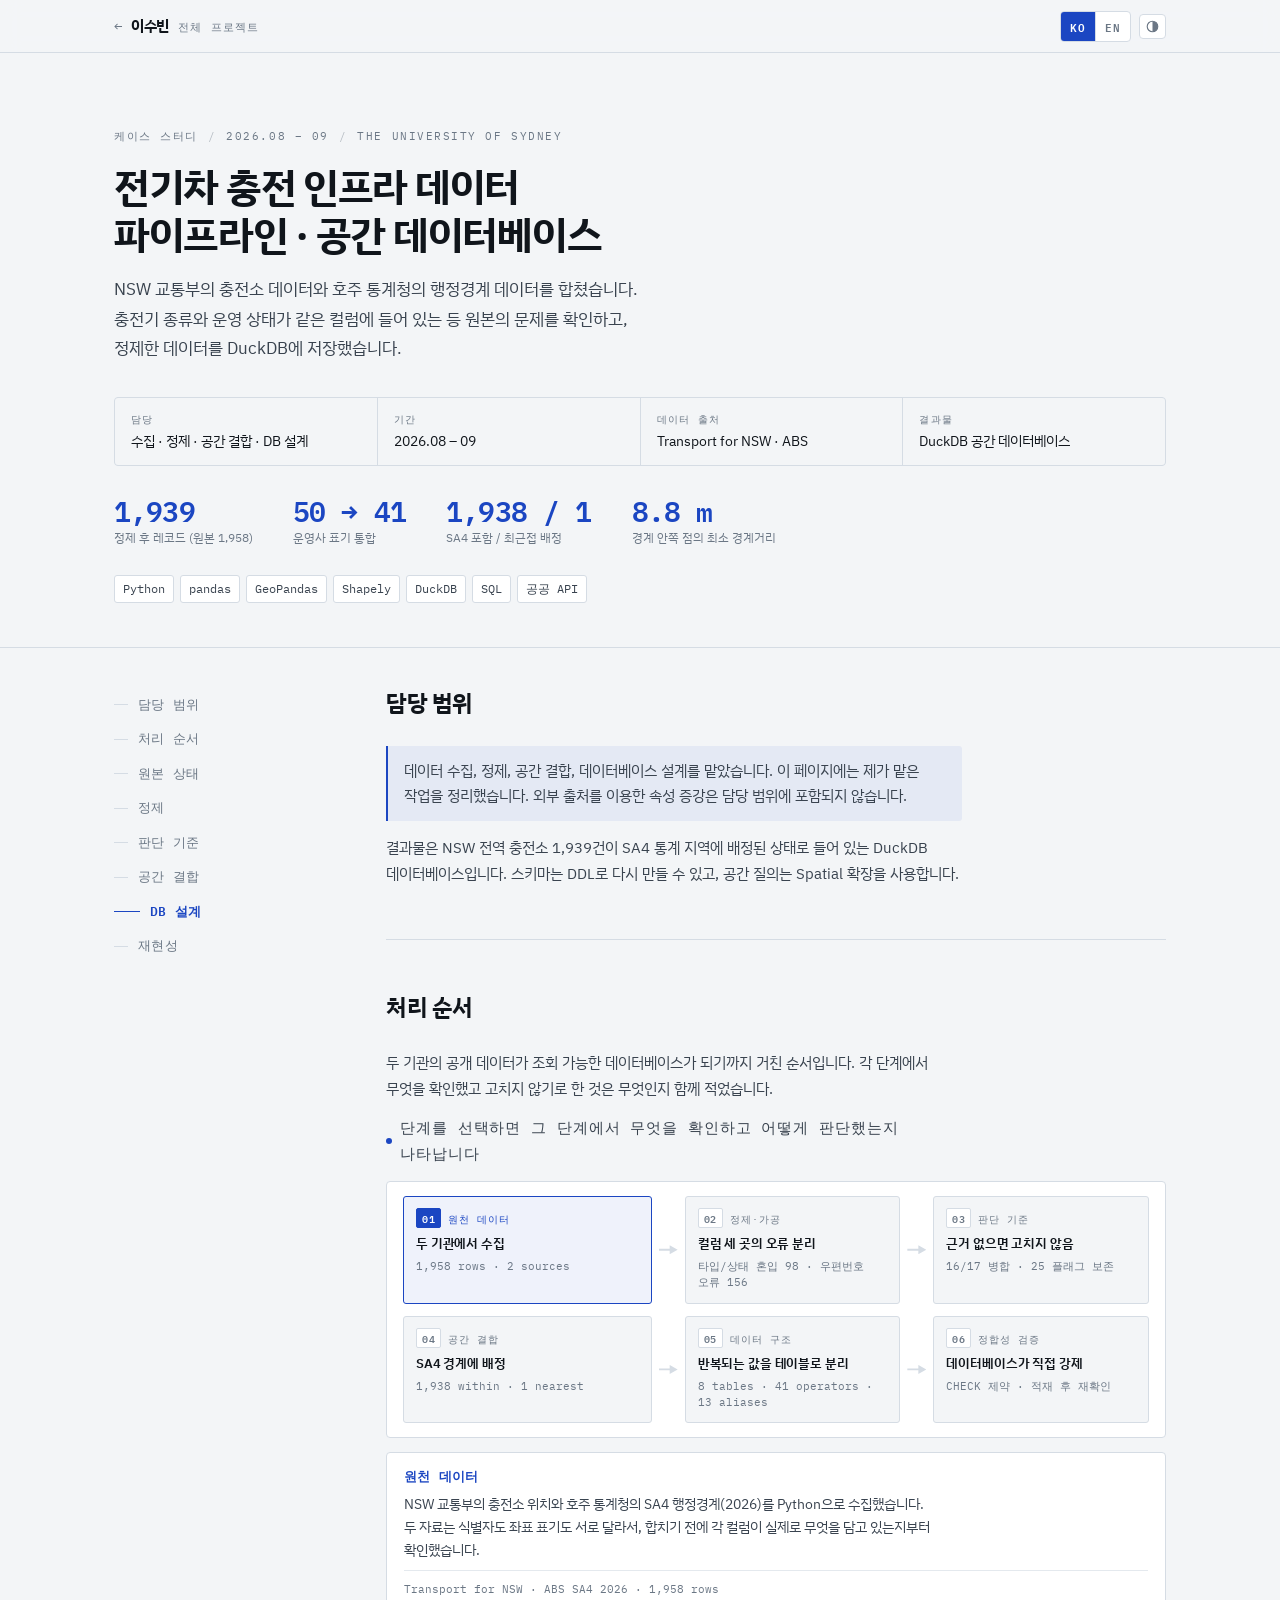
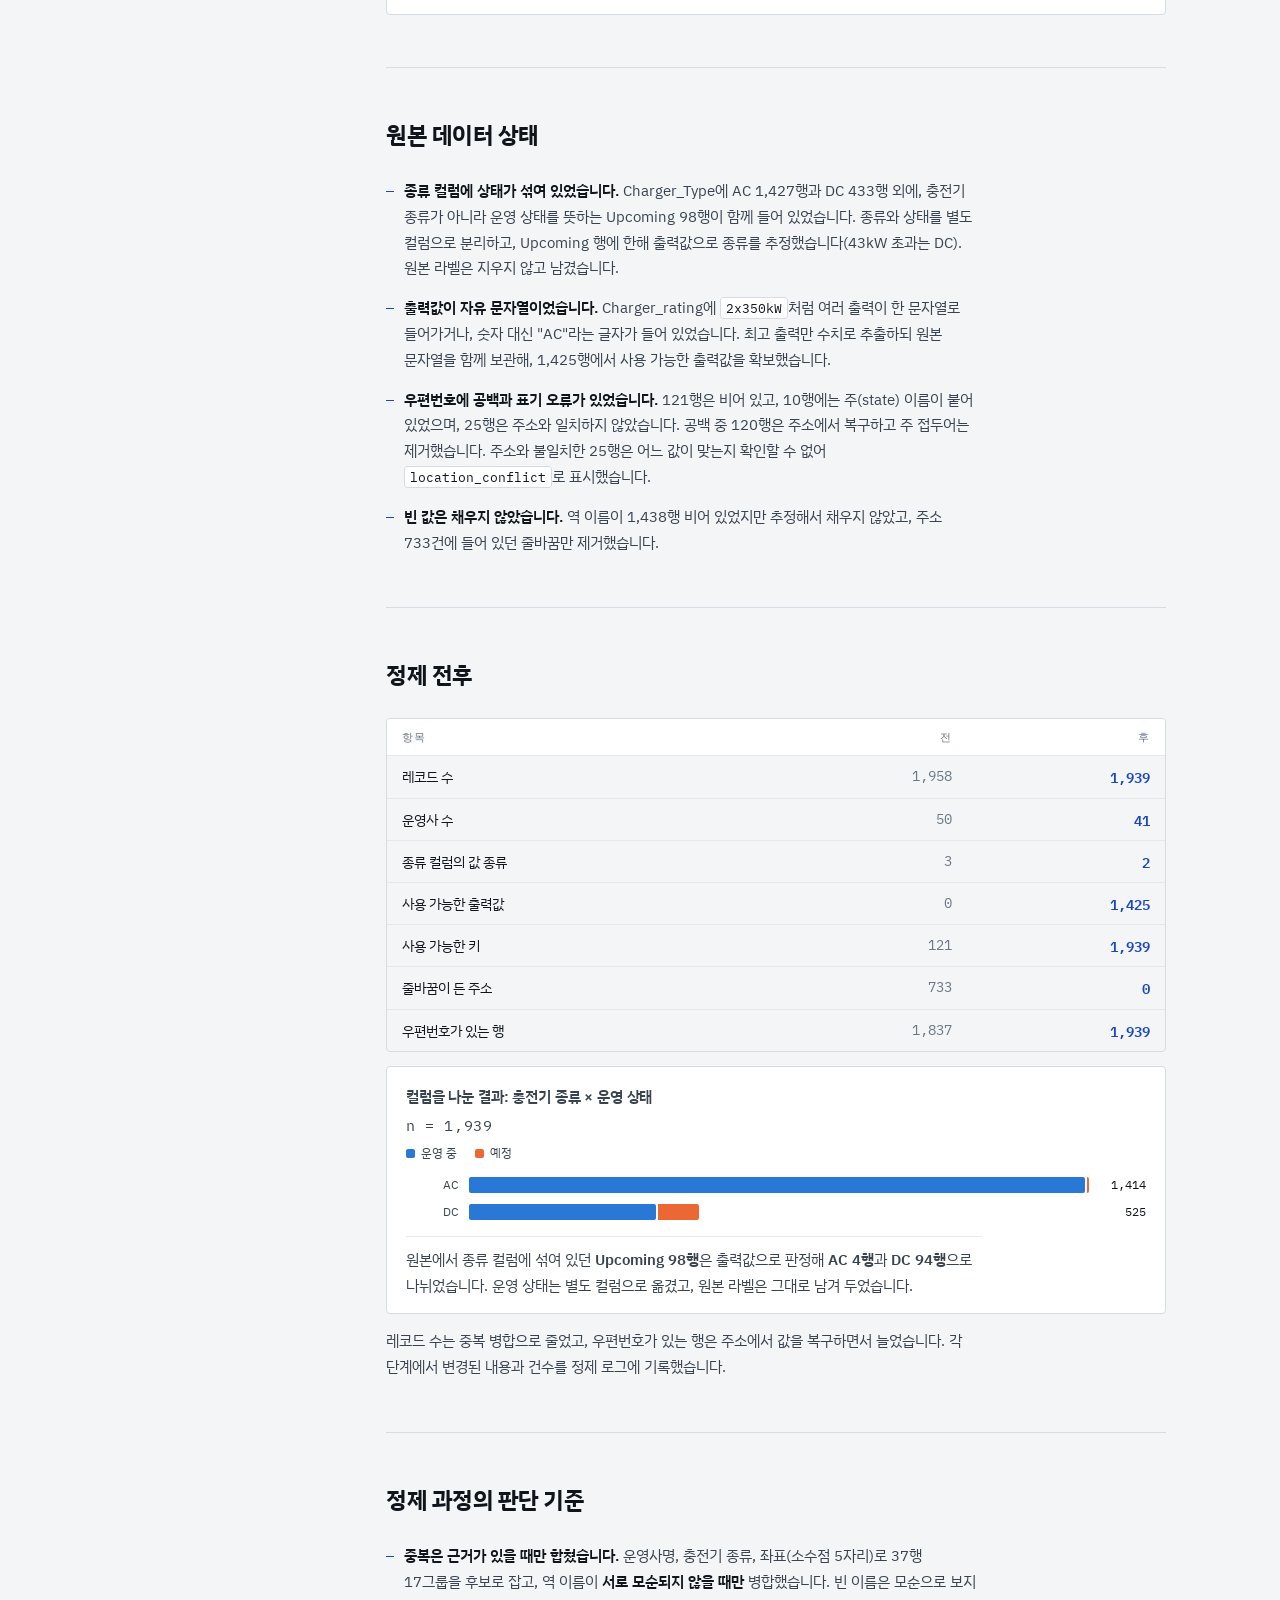
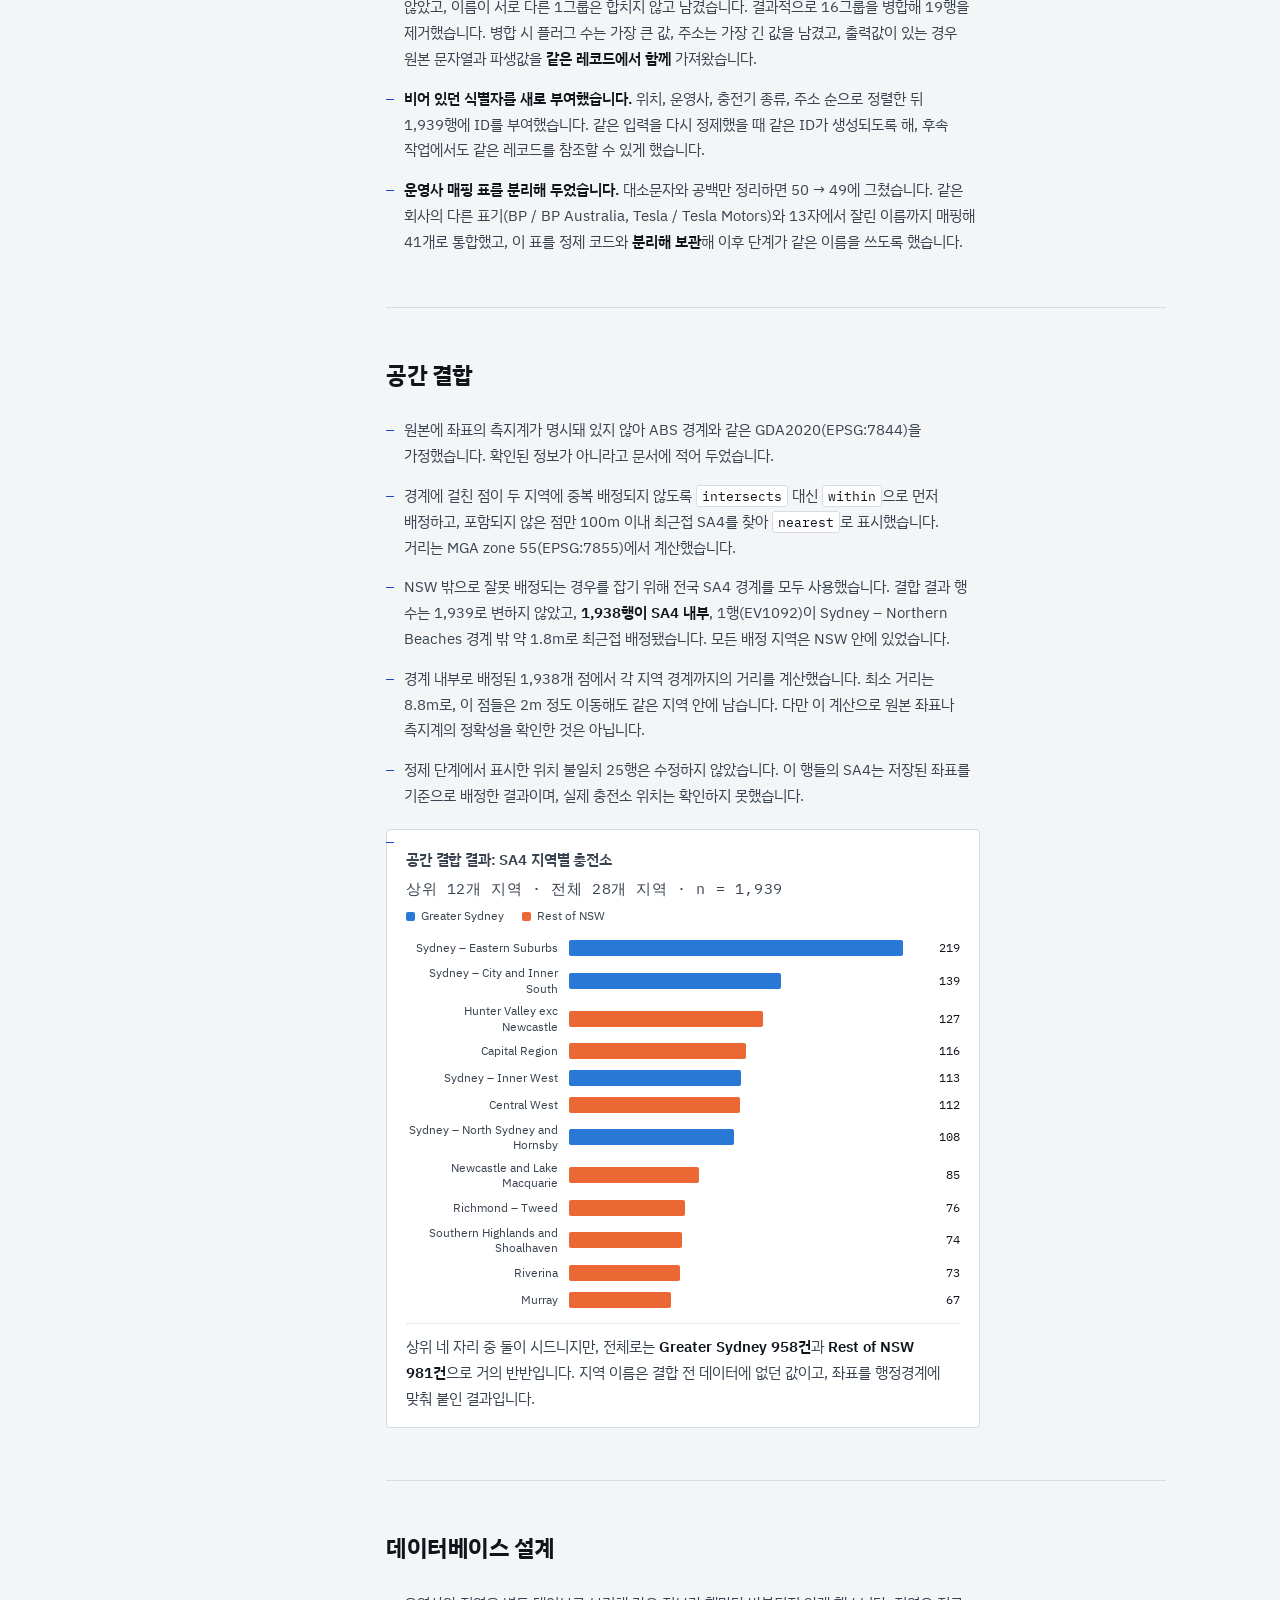
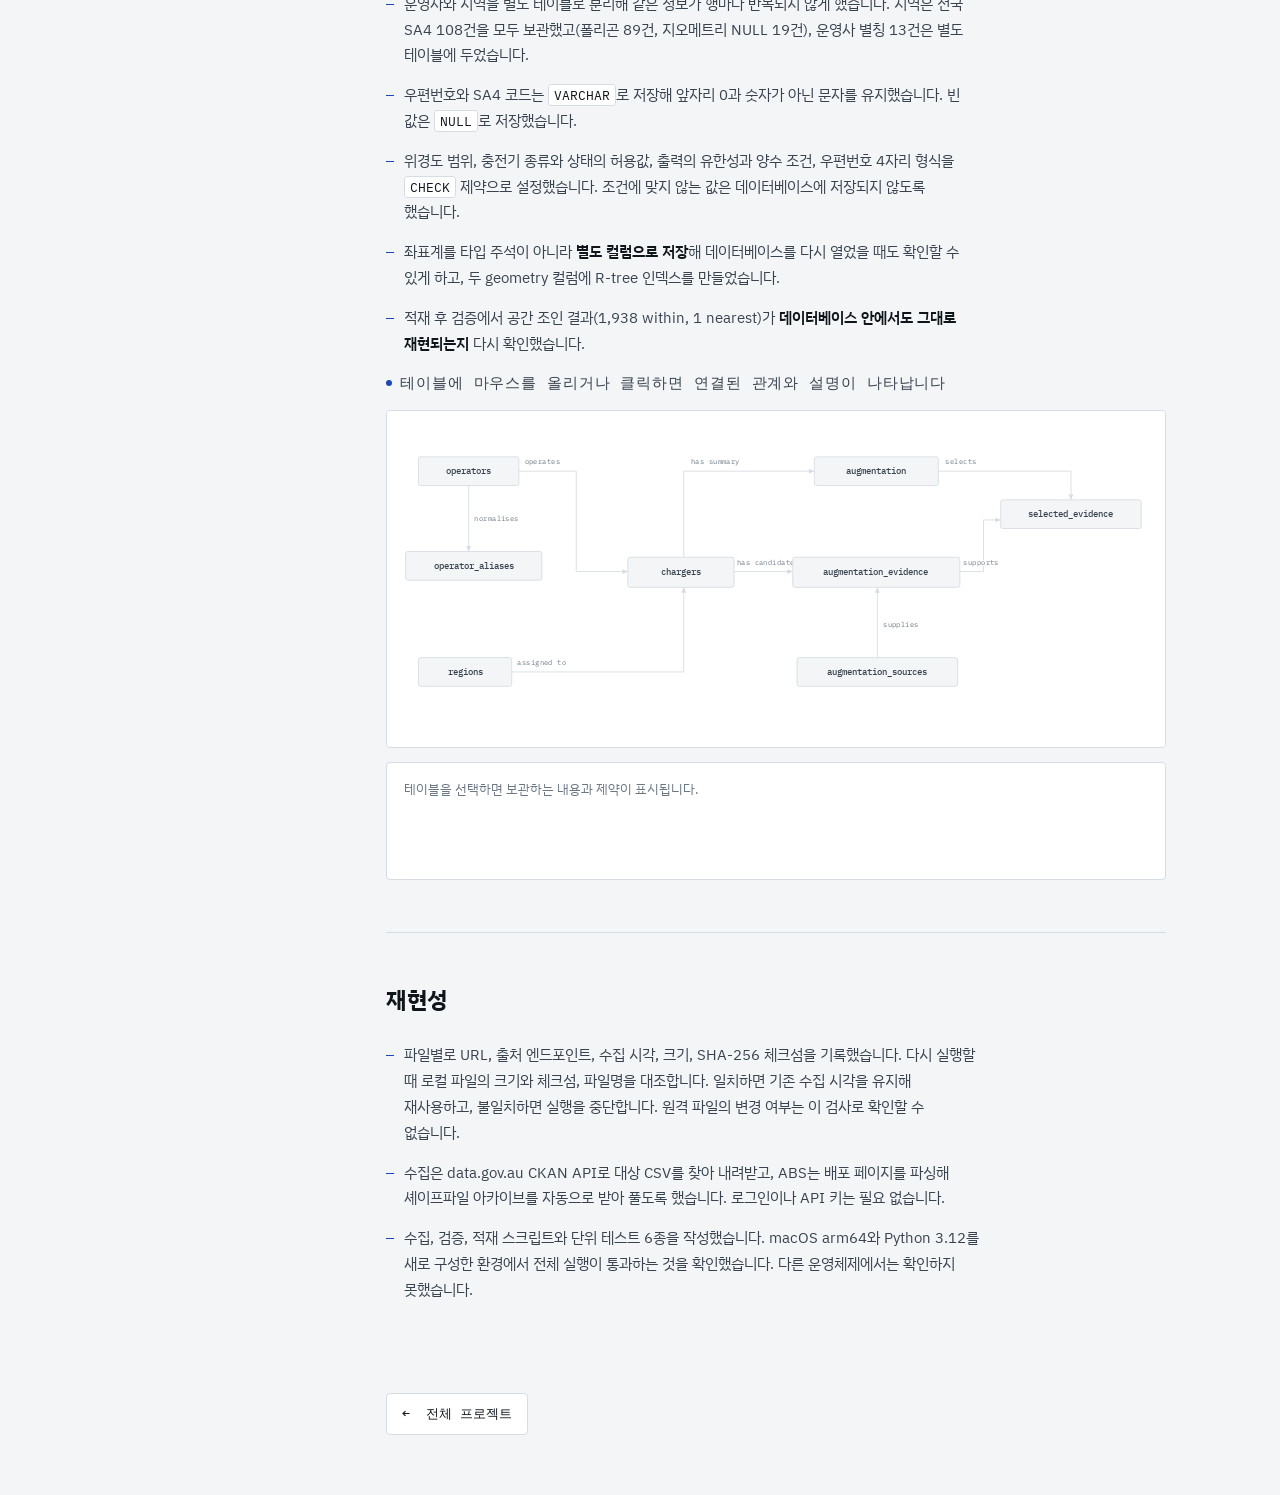
<file: projects/ev-charging.html>
<!DOCTYPE html>
<html lang="ko">
<head>
<meta charset="utf-8">
<meta name="viewport" content="width=device-width, initial-scale=1">
<title>전기차 충전 인프라 데이터 파이프라인 — 이수빈</title>
<meta name="description" content="출처가 다른 두 공공 데이터를 하나의 공간 데이터베이스로 합친 과정. 수집, 정제, 공간 결합, DuckDB 설계와 재현성 검증.">
<link rel="preconnect" href="https://fonts.googleapis.com">
<link rel="preconnect" href="https://fonts.gstatic.com" crossorigin>
<link rel="stylesheet" href="https://fonts.googleapis.com/css2?family=IBM+Plex+Mono:wght@400;500;600&family=IBM+Plex+Sans+KR:wght@400;500;600;700&display=swap">
<link rel="stylesheet" href="../assets/style.css">
<link rel="icon" href="../assets/favicon.svg" type="image/svg+xml">
<link rel="apple-touch-icon" href="../assets/apple-touch-icon.png">
<meta name="theme-color" content="#1B46C2">
</head>
<body>

<header class="topbar">
  <div class="wrap bar-inner">
    <a class="brand" href="../index.html">
      <span class="brand-back" aria-hidden="true">←</span>
      <span class="brand-name"><span class="ko">이수빈</span><span class="en">Suebin Lee</span></span>
      <span class="brand-alt"><span class="ko">전체 프로젝트</span><span class="en">All projects</span></span>
    </a>
    <div class="utils">
      <div class="seg" role="group" aria-label="Language">
        <button type="button" data-lang-set="ko" aria-pressed="true">KO</button>
        <button type="button" data-lang-set="en" aria-pressed="false">EN</button>
      </div>
      <button class="icon-btn" id="themeBtn" type="button" aria-label="Toggle theme">
        <svg viewBox="0 0 16 16" aria-hidden="true"><circle cx="8" cy="8" r="6.5" fill="none" stroke="currentColor" stroke-width="1.4"/><path d="M8 1.5a6.5 6.5 0 0 1 0 13z" fill="currentColor"/></svg>
      </button>
    </div>
  </div>
</header>

<header class="case-head">
  <div class="wrap">
    <p class="case-eyebrow">
      <span class="ko">케이스 스터디</span><span class="en">Case study</span>
      <span class="sep">/</span>
      <span>2026.08 – 09</span>
      <span class="sep">/</span>
      <span>The University of Sydney</span>
    </p>
    <h1>
      <span class="ko">전기차 충전 인프라 데이터 파이프라인 · 공간 데이터베이스</span>
      <span class="en">EV Charging Infrastructure Data Pipeline &amp; Spatial Database</span>
    </h1>
    <p class="case-lede">
      <span class="ko">NSW 교통부의 충전소 데이터와 호주 통계청의 행정경계 데이터를 합쳤습니다. 충전기 종류와 운영 상태가 같은 컬럼에 들어 있는 등 원본의 문제를 확인하고, 정제한 데이터를 DuckDB에 저장했습니다.</span>
      <span class="en">Merging NSW Transport's charger dataset with ABS administrative boundaries into one spatial database. Most of the work was not the merge — it was establishing what each column actually contained.</span>
    </p>

    <dl class="case-meta">
      <div>
        <dt><span class="ko">담당</span><span class="en">My scope</span></dt>
        <dd><span class="ko">수집 · 정제 · 공간 결합 · DB 설계</span><span class="en">Retrieval, cleaning, spatial integration, database design</span></dd>
      </div>
      <div>
        <dt><span class="ko">기간</span><span class="en">Period</span></dt>
        <dd>2026.08 – 09</dd>
      </div>
      <div>
        <dt><span class="ko">데이터 출처</span><span class="en">Sources</span></dt>
        <dd><span class="ko">Transport for NSW · ABS</span><span class="en">Transport for NSW · ABS</span></dd>
      </div>
      <div>
        <dt><span class="ko">결과물</span><span class="en">Output</span></dt>
        <dd><span class="ko">DuckDB 공간 데이터베이스</span><span class="en">DuckDB spatial database</span></dd>
      </div>
    </dl>

    <div class="kpis">
      <div class="kpi">
        <b>1,939</b>
        <span><span class="ko">정제 후 레코드 (원본 1,958)</span><span class="en">records after cleaning (from 1,958)</span></span>
      </div>
      <div class="kpi">
        <b>50 → 41</b>
        <span><span class="ko">운영사 표기 통합</span><span class="en">operator names consolidated</span></span>
      </div>
      <div class="kpi">
        <b>1,938 / 1</b>
        <span><span class="ko">SA4 포함 / 최근접 배정</span><span class="en">SA4 within / nearest</span></span>
      </div>
      <div class="kpi">
        <b>8.8 m</b>
        <span><span class="ko">경계 안쪽 점의 최소 경계거리</span><span class="en">min. distance to boundary, inside points</span></span>
      </div>
    </div>

    <ul class="stack case-stack">
      <li>Python</li><li>pandas</li><li>GeoPandas</li><li>Shapely</li><li>DuckDB</li><li>SQL</li>
      <li><span class="ko">공공 API</span><span class="en">Public API</span></li>
    </ul>
  </div>
</header>

<div class="wrap">
<div class="grid">

  <aside class="rail">
    <nav aria-label="Sections">
      <ul>
        <li><a href="#scope"><span class="ko">담당 범위</span><span class="en">Scope</span></a></li>
        <li><a href="#flow"><span class="ko">처리 순서</span><span class="en">How it moves</span></a></li>
        <li><a href="#source"><span class="ko">원본 상태</span><span class="en">The source</span></a></li>
        <li><a href="#cleaning"><span class="ko">정제</span><span class="en">Cleaning</span></a></li>
        <li><a href="#judgment"><span class="ko">판단 기준</span><span class="en">Judgment</span></a></li>
        <li><a href="#spatial"><span class="ko">공간 결합</span><span class="en">Spatial join</span></a></li>
        <li><a href="#database"><span class="ko">DB 설계</span><span class="en">Database</span></a></li>
        <li><a href="#repro"><span class="ko">재현성</span><span class="en">Reproducibility</span></a></li>
      </ul>
    </nav>
  </aside>

  <main>

    <!-- scope -->
    <section id="scope" class="rv">
      <div class="sec-head"><h2><span class="ko">담당 범위</span><span class="en">Scope</span></h2></div>
      <div class="blk">
        <p class="note">
          <span class="ko">데이터 수집, 정제, 공간 결합, 데이터베이스 설계를 맡았습니다. 이 페이지에는 제가 맡은 작업을 정리했습니다. 외부 출처를 이용한 속성 증강은 담당 범위에 포함되지 않습니다.</span>
          <span class="en">My scope was retrieval, cleaning, spatial integration and database design. Attribute augmentation from external sources sat outside my part; everything on this page is work I did myself.</span>
        </p>
        <p class="ko">결과물은 NSW 전역 충전소 1,939건이 SA4 통계 지역에 배정된 상태로 들어 있는 DuckDB 데이터베이스입니다. 스키마는 DDL로 다시 만들 수 있고, 공간 질의는 Spatial 확장을 사용합니다.</p>
        <p class="en">The output is a DuckDB database holding 1,939 NSW charging-station records, each assigned to an SA4 statistical area. The schema can be rebuilt from DDL, and spatial queries run on the Spatial extension.</p>
      </div>
    </section>

    <!-- flow -->
    <section id="flow" class="rv">
      <div class="sec-head"><h2><span class="ko">처리 순서</span><span class="en">How the data moves</span></h2></div>
      <div class="blk">
        <p class="ko">두 기관의 공개 데이터가 조회 가능한 데이터베이스가 되기까지 거친 순서입니다. 각 단계에서 무엇을 확인했고 고치지 않기로 한 것은 무엇인지 함께 적었습니다.</p>
        <p class="en">How two public datasets became one queryable database, and what was deliberately left uncorrected along the way.</p>

        <div class="flow-wrap">
          <p class="dgm-hint">
            <span class="ko">단계를 선택하면 그 단계에서 무엇을 확인하고 어떻게 판단했는지 나타납니다</span>
            <span class="en">Select a stage to see what was checked there and how it was decided</span>
          </p>

          <ol class="flow">
            <li class="flow-step">
              <button type="button" class="flow-node" data-step="ev1" aria-expanded="true">
                <span class="flow-head">
                  <span class="flow-n">01</span>
                  <span class="flow-stage"><span class="ko">원천 데이터</span><span class="en">Source</span></span>
                </span>
                <span class="flow-t"><span class="ko">두 기관에서 수집</span><span class="en">Retrieve from two agencies</span></span>
                <span class="flow-m">1,958 rows · 2 sources</span>
              </button>
            </li>
            <li class="flow-step">
              <button type="button" class="flow-node" data-step="ev2" aria-expanded="false">
                <span class="flow-head">
                  <span class="flow-n">02</span>
                  <span class="flow-stage"><span class="ko">정제·가공</span><span class="en">Clean</span></span>
                </span>
                <span class="flow-t"><span class="ko">컬럼 세 곳의 오류 분리</span><span class="en">Separate three broken columns</span></span>
                <span class="flow-m">타입/상태 혼입 98 · 우편번호 오류 156</span>
              </button>
            </li>
            <li class="flow-step">
              <button type="button" class="flow-node" data-step="ev3" aria-expanded="false">
                <span class="flow-head">
                  <span class="flow-n">03</span>
                  <span class="flow-stage"><span class="ko">판단 기준</span><span class="en">Judgment</span></span>
                </span>
                <span class="flow-t"><span class="ko">근거 없으면 고치지 않음</span><span class="en">No evidence, no correction</span></span>
                <span class="flow-m">16/17 병합 · 25 플래그 보존</span>
              </button>
            </li>
            <li class="flow-step">
              <button type="button" class="flow-node" data-step="ev4" aria-expanded="false">
                <span class="flow-head">
                  <span class="flow-n">04</span>
                  <span class="flow-stage"><span class="ko">공간 결합</span><span class="en">Spatial join</span></span>
                </span>
                <span class="flow-t"><span class="ko">SA4 경계에 배정</span><span class="en">Assign to SA4 boundaries</span></span>
                <span class="flow-m">1,938 within · 1 nearest</span>
              </button>
            </li>
            <li class="flow-step">
              <button type="button" class="flow-node" data-step="ev5" aria-expanded="false">
                <span class="flow-head">
                  <span class="flow-n">05</span>
                  <span class="flow-stage"><span class="ko">데이터 구조</span><span class="en">Model</span></span>
                </span>
                <span class="flow-t"><span class="ko">반복되는 값을 테이블로 분리</span><span class="en">Lift repeated values into tables</span></span>
                <span class="flow-m">8 tables · 41 operators · 13 aliases</span>
              </button>
            </li>
            <li class="flow-step">
              <button type="button" class="flow-node" data-step="ev6" aria-expanded="false">
                <span class="flow-head">
                  <span class="flow-n">06</span>
                  <span class="flow-stage"><span class="ko">정합성 검증</span><span class="en">Verify</span></span>
                </span>
                <span class="flow-t"><span class="ko">데이터베이스가 직접 강제</span><span class="en">Enforced by the database</span></span>
                <span class="flow-m">CHECK 제약 · 적재 후 재확인</span>
              </button>
            </li>
          </ol>

          <div class="flow-info" aria-live="polite">
            <div data-step-for="ev1">
              <h4>원천 데이터</h4>
              <p class="ko">NSW 교통부의 충전소 위치와 호주 통계청의 SA4 행정경계(2026)를 Python으로 수집했습니다. 두 자료는 식별자도 좌표 표기도 서로 달라서, 합치기 전에 각 컬럼이 실제로 무엇을 담고 있는지부터 확인했습니다.</p>
              <p class="en">Charging-station locations from Transport for NSW and SA4 administrative boundaries (2026) from the ABS, collected with Python. The two sources share no identifier and record coordinates differently, so the first task was establishing what each column actually contained.</p>
              <span class="grain">Transport for NSW · ABS SA4 2026 · 1,958 rows</span>
            </div>

            <div data-step-for="ev2" hidden>
              <h4>정제·가공</h4>
              <p class="ko">Charger_Type에 충전기 종류가 아닌 운영 상태 Upcoming 98행이 섞여 있었습니다. 종류와 상태를 별도 컬럼으로 나눴습니다. Charger_rating은 2x350kW처럼 여러 출력이 한 문자열에 들어가거나 숫자 대신 AC가 적혀 있어, 최고 출력만 수치로 뽑고 원본 문자열은 그대로 남겼습니다. 우편번호는 공백 121행, 주 이름이 붙은 10행, 주소와 어긋난 25행으로 세 가지가 동시에 깨져 있었습니다.</p>
              <p class="en">Charger_Type held 98 rows reading Upcoming, which is a status rather than a type, so type and status were split into separate columns. Charger_rating packed several outputs into one string such as 2x350kW, or carried the word AC instead of a figure; the highest output was extracted as a number while the original string was kept. Postcodes were broken three ways at once: 121 blank, 10 carrying a state name, 25 disagreeing with the address.</p>
              <span class="grain">타입 혼입 98 · 자유 문자열 1,425 복구 · 우편번호 121 + 10 + 25</span>
            </div>

            <div data-step-for="ev3" hidden>
              <h4>판단 기준</h4>
              <p class="ko">운영사명과 종류, 좌표 5자리로 37행 17그룹을 중복 후보로 잡았지만, 역 이름이 서로 모순되지 않을 때만 병합했습니다. 빈 이름은 모순으로 보지 않았고, 이름이 충돌한 1그룹은 합치지 않고 남겨 16그룹만 병합했습니다. 주소와 어긋난 우편번호 25행은 어느 쪽이 맞는지 판단할 근거가 없어 고치지 않고 location_conflict로 표시했습니다. 역 이름 1,438행은 비어 있는 채로 두었습니다.</p>
              <p class="en">Normalised operator names, cleaned types and coordinates rounded to five decimals flagged 37 rows in 17 groups as duplicate candidates, but a group was merged only when station names did not contradict each other. A blank name was not treated as a contradiction; the one group with conflicting names was left unmerged, so 16 groups merged. The 25 postcodes disagreeing with their address were not corrected but marked location_conflict, and 1,438 blank station names were left blank.</p>
              <span class="grain">병합 16/17 그룹 · 19행 제거 · location_conflict 25 · 미보정 1,438</span>
            </div>

            <div data-step-for="ev4" hidden>
              <h4>공간 결합</h4>
              <p class="ko">GeoPandas로 좌표를 SA4 경계에 매칭했습니다. 1,938건은 경계 안에 들어갔고 1건만 포함되는 경계가 없어 최근접으로 배정했습니다. 경계 안쪽 점 중 가장 가까운 것도 경계에서 8.8m 떨어져 있어, 배정이 경계선 위의 우연이 아님을 확인했습니다.</p>
              <p class="en">Coordinates were matched to SA4 boundaries with GeoPandas. 1,938 fell inside a boundary; the single point with no containing boundary was assigned to its nearest. The closest inside point still sits 8.8 m from its boundary, confirming the assignment does not hinge on borderline cases.</p>
              <span class="grain">within 1,938 · nearest 1 · 최소 경계거리 8.8 m</span>
            </div>

            <div data-step-for="ev5" hidden>
              <h4>데이터 구조</h4>
              <p class="ko">운영사 41개를 충전소 행마다 반복하지 않도록 별도 테이블로 분리하고, 원본의 서로 다른 표기 13건을 정제된 이름에 연결하는 별칭 테이블을 두었습니다. 매핑을 코드가 아니라 테이블에 둔 덕분에 이후 단계도 같은 이름으로 조회됩니다.</p>
              <p class="en">The 41 operator names were lifted into their own table so operator details are not repeated on every charger row, with an alias table linking 13 original spellings to their cleaned names. Keeping the mapping in a table rather than in code means later stages resolve to the same names.</p>
              <span class="grain">operators 41 · operator_aliases 13 · chargers 1,939</span>
            </div>

            <div data-step-for="ev6" hidden>
              <h4>정합성 검증</h4>
              <p class="ko">좌표 범위, 충전기 종류와 상태의 허용값, 양수 출력값, 네 자리 우편번호 형식을 적재 코드가 아니라 스키마의 CHECK 제약으로 걸었습니다. 좌표계는 타입 주석이 아닌 별도 컬럼에 저장해 데이터베이스를 다시 열었을 때도 확인됩니다. 적재 후 검증에서 공간 조인 결과 1,938 within과 1 nearest가 데이터베이스 안에서도 그대로 재현되는지 다시 확인했습니다.</p>
              <p class="en">Coordinate ranges, allowed values for type and status, finite positive power figures and the four-digit postcode format are CHECK constraints in the schema, enforced by the database rather than by the loading code. The CRS is held in its own column so it survives reopening the database. Post-load validation re-checks that 1,938 within and one nearest reproduce inside the database.</p>
              <span class="grain">CHECK 제약 · CRS 컬럼 · R-tree 인덱스 2 · 정제 로그로 전 수치 추적</span>
            </div>
          </div>
        </div>
      </div>
    </section>

    <!-- source -->
    <section id="source" class="rv">
      <div class="sec-head"><h2><span class="ko">원본 데이터 상태</span><span class="en">What the source actually contained</span></h2></div>
      <div class="blk">
        <ul class="bul">
          <li class="ko"><b>종류 컬럼에 상태가 섞여 있었습니다.</b> Charger_Type에 AC 1,427행과 DC 433행 외에, 충전기 종류가 아니라 운영 상태를 뜻하는 Upcoming 98행이 함께 들어 있었습니다. 종류와 상태를 별도 컬럼으로 분리하고, Upcoming 행에 한해 출력값으로 종류를 추정했습니다(43kW 초과는 DC). 원본 라벨은 지우지 않고 남겼습니다.</li>
          <li class="en"><b>Status was mixed into the type column.</b> Charger_Type held 1,427 AC and 433 DC rows, plus 98 "Upcoming" rows that described status rather than charger type. I split type and status into separate columns and inferred type from the power rating for those 98 rows only (above 43 kW as DC), keeping the original labels intact.</li>

          <li class="ko"><b>출력값이 자유 문자열이었습니다.</b> Charger_rating에 <code>2x350kW</code>처럼 여러 출력이 한 문자열로 들어가거나, 숫자 대신 "AC"라는 글자가 들어 있었습니다. 최고 출력만 수치로 추출하되 원본 문자열을 함께 보관해, 1,425행에서 사용 가능한 출력값을 확보했습니다.</li>
          <li class="en"><b>Power ratings were free text.</b> Charger_rating sometimes packed several outputs into one string such as <code>2x350kW</code>, or carried the word "AC" instead of a figure. I extracted the highest output as a number while retaining the original string, leaving 1,425 rows with a usable power value.</li>

          <li class="ko"><b>우편번호에 공백과 표기 오류가 있었습니다.</b> 121행은 비어 있고, 10행에는 주(state) 이름이 붙어 있었으며, 25행은 주소와 일치하지 않았습니다. 공백 중 120행은 주소에서 복구하고 주 접두어는 제거했습니다. 주소와 불일치한 25행은 어느 값이 맞는지 확인할 수 없어 <code>location_conflict</code>로 표시했습니다.</li>
          <li class="en"><b>Postcodes were broken three different ways.</b> 121 blank, 10 with a state name attached, 25 disagreeing with the address. I recovered 120 of the blanks from the address and stripped the state prefixes, but <b>left the 25 conflicts uncorrected and flagged as <code>location_conflict</code></b> — there was no basis for deciding which side was right.</li>

          <li class="ko"><b>빈 값은 채우지 않았습니다.</b> 역 이름이 1,438행 비어 있었지만 추정해서 채우지 않았고, 주소 733건에 들어 있던 줄바꿈만 제거했습니다.</li>
          <li class="en"><b>Blanks were left blank.</b> Station names were missing on 1,438 rows and were not imputed; I only removed the line breaks found inside 733 addresses.</li>
        </ul>
      </div>
    </section>

    <!-- cleaning -->
    <section id="cleaning" class="rv">
      <div class="sec-head"><h2><span class="ko">정제 전후</span><span class="en">Before / after cleaning</span></h2></div>
      <div class="blk">
        <div class="tbl-wrap">
          <table class="data">
            <thead>
              <tr>
                <th><span class="ko">항목</span><span class="en">Measure</span></th>
                <th style="text-align:right"><span class="ko">전</span><span class="en">Before</span></th>
                <th style="text-align:right"><span class="ko">후</span><span class="en">After</span></th>
              </tr>
            </thead>
            <tbody>
              <tr><td><span class="ko">레코드 수</span><span class="en">Rows</span></td><td class="n">1,958</td><td class="n to">1,939</td></tr>
              <tr><td><span class="ko">운영사 수</span><span class="en">Distinct operators</span></td><td class="n">50</td><td class="n to">41</td></tr>
              <tr><td><span class="ko">종류 컬럼의 값 종류</span><span class="en">Values in the type column</span></td><td class="n">3</td><td class="n to">2</td></tr>
              <tr><td><span class="ko">사용 가능한 출력값</span><span class="en">Rows with a usable power figure</span></td><td class="n">0</td><td class="n to">1,425</td></tr>
              <tr><td><span class="ko">사용 가능한 키</span><span class="en">Rows with a usable key</span></td><td class="n">121</td><td class="n to">1,939</td></tr>
              <tr><td><span class="ko">줄바꿈이 든 주소</span><span class="en">Addresses holding a line break</span></td><td class="n">733</td><td class="n to">0</td></tr>
              <tr><td><span class="ko">우편번호가 있는 행</span><span class="en">Rows with a postcode</span></td><td class="n">1,837</td><td class="n to">1,939</td></tr>
            </tbody>
          </table>
        </div>
        <div class="viz">
          <div class="viz-head">
            <p class="viz-title"><span class="ko">컬럼을 나눈 결과: 충전기 종류 × 운영 상태</span><span class="en">After the split: charger type × operating status</span></p>
            <p class="viz-sub">n = 1,939</p>
            <div class="viz-legend">
              <span><i style="background:var(--s1)"></i><span class="ko">운영 중</span><span class="en">existing</span></span>
              <span><i style="background:var(--s2)"></i><span class="ko">예정</span><span class="en">upcoming</span></span>
            </div>
          </div>
          <div class="bars" style="--labw:52px">
            <div class="bar-row">
              <div class="bar-lab">AC</div>
              <div class="bar-track" role="img" aria-label="AC: 운영 중 1,410, 예정 4">
                <div class="bar-seg" style="background:var(--s1);width:99.72%"></div>
                <div class="bar-seg" style="background:var(--s2);width:0.28%"></div>
              </div>
              <div class="bar-val">1,414</div>
            </div>
            <div class="bar-row">
              <div class="bar-lab">DC</div>
              <div class="bar-track" style="width:37.13%" role="img" aria-label="DC: 운영 중 431, 예정 94">
                <div class="bar-seg" style="background:var(--s1);width:82.1%"></div>
                <div class="bar-seg" style="background:var(--s2);width:17.9%"></div>
              </div>
              <div class="bar-val">525</div>
            </div>
          </div>
          <p class="viz-foot">
            <span class="ko">원본에서 종류 컬럼에 섞여 있던 <b>Upcoming 98행</b>은 출력값으로 판정해 <b>AC 4행</b>과 <b>DC 94행</b>으로 나뉘었습니다. 운영 상태는 별도 컬럼으로 옮겼고, 원본 라벨은 그대로 남겨 두었습니다.</span>
            <span class="en">The <b>98 “Upcoming” rows</b> that had been sitting in the type column resolved into <b>4 AC</b> and <b>94 DC</b> once typed by power rating. Status moved to its own column, and the original labels were kept.</span>
          </p>
        </div>

        <p class="ko">레코드 수는 중복 병합으로 줄었고, 우편번호가 있는 행은 주소에서 값을 복구하면서 늘었습니다. 각 단계에서 변경된 내용과 건수를 정제 로그에 기록했습니다.</p>
        <p class="en">The row count fell because duplicates were merged, not because data was discarded; the postcode count rose because values were recovered from the address, not invented. Each figure is traceable to the operation that produced it through the cleaning log.</p>
      </div>
    </section>

    <!-- judgment -->
    <section id="judgment" class="rv">
      <div class="sec-head"><h2><span class="ko">정제 과정의 판단 기준</span><span class="en">Judgment calls</span></h2></div>
      <div class="blk">
        <ul class="bul">
          <li class="ko"><b>중복은 근거가 있을 때만 합쳤습니다.</b> 운영사명, 충전기 종류, 좌표(소수점 5자리)로 37행 17그룹을 후보로 잡고, 역 이름이 <b>서로 모순되지 않을 때만</b> 병합했습니다. 빈 이름은 모순으로 보지 않았고, 이름이 서로 다른 1그룹은 합치지 않고 남겼습니다. 결과적으로 16그룹을 병합해 19행을 제거했습니다. 병합 시 플러그 수는 가장 큰 값, 주소는 가장 긴 값을 남겼고, 출력값이 있는 경우 원본 문자열과 파생값을 <b>같은 레코드에서 함께</b> 가져왔습니다.</li>
          <li class="en"><b>Duplicates were merged only with evidence.</b> Normalised operator names, cleaned types and coordinates rounded to five decimals produced 37 candidate rows in 17 groups; a group was merged <b>only when station names did not contradict each other</b>. A blank name was not a contradiction, and the one group with two conflicting names was left unmerged — 16 groups merged, removing 19 rows. On merge I kept the largest plug count and the longest address, and where a numeric power existed, took the rating string and its derived values <b>together from the same record</b>.</li>

          <li class="ko"><b>비어 있던 식별자를 새로 부여했습니다.</b> 위치, 운영사, 충전기 종류, 주소 순으로 정렬한 뒤 1,939행에 ID를 부여했습니다. 같은 입력을 다시 정제했을 때 같은 ID가 생성되도록 해, 후속 작업에서도 같은 레코드를 참조할 수 있게 했습니다.</li>
          <li class="en"><b>I generated the key.</b> The original identifier was blank on most rows, so it could not serve as one. I sorted by location, operator, type and address, then assigned identifiers to all 1,939 rows <b>so that cleaning the same input again reproduces the same IDs</b> — if IDs shifted between runs, every downstream link to evidence would break.</li>

          <li class="ko"><b>운영사 매핑 표를 분리해 두었습니다.</b> 대소문자와 공백만 정리하면 50 → 49에 그쳤습니다. 같은 회사의 다른 표기(BP / BP Australia, Tesla / Tesla Motors)와 13자에서 잘린 이름까지 매핑해 41개로 통합했고, 이 표를 정제 코드와 <b>분리해 보관</b>해 이후 단계가 같은 이름을 쓰도록 했습니다.</li>
          <li class="en"><b>The operator mapping lives on its own.</b> Normalising case and spacing alone only took 50 names to 49. Mapping variant spellings of the same company (BP / BP Australia, Tesla / Tesla Motors) and names truncated at 13 characters brought it to 41, and I kept that table <b>separate from the cleaning code</b> so later stages resolve to the same names.</li>
        </ul>
      </div>
    </section>

    <!-- spatial -->
    <section id="spatial" class="rv">
      <div class="sec-head"><h2><span class="ko">공간 결합</span><span class="en">Spatial integration</span></h2></div>
      <div class="blk">
        <ul class="bul">
          <li class="ko">원본에 좌표의 측지계가 명시돼 있지 않아 ABS 경계와 같은 GDA2020(EPSG:7844)을 가정했습니다. 확인된 정보가 아니라고 문서에 적어 두었습니다.</li>
          <li class="en">The source never states the datum of its coordinates, so I <b>assumed GDA2020 (EPSG:7844) to match the ABS boundaries and recorded that as an assumption</b> — keeping what was verified separate from what was assumed.</li>

          <li class="ko">경계에 걸친 점이 두 지역에 중복 배정되지 않도록 <code>intersects</code> 대신 <code>within</code>으로 먼저 배정하고, 포함되지 않은 점만 100m 이내 최근접 SA4를 찾아 <code>nearest</code>로 표시했습니다. 거리는 MGA zone 55(EPSG:7855)에서 계산했습니다.</li>
          <li class="en">To stop a point on a shared border from being assigned twice, I used <code>within</code> rather than <code>intersects</code>, then considered only unmatched points for a nearest SA4 within 100 m, flagged as <code>nearest</code>. Distances were computed in MGA zone 55 (EPSG:7855).</li>

          <li class="ko">NSW 밖으로 잘못 배정되는 경우를 잡기 위해 전국 SA4 경계를 모두 사용했습니다. 결합 결과 행 수는 1,939로 변하지 않았고, <b>1,938행이 SA4 내부</b>, 1행(EV1092)이 Sydney – Northern Beaches 경계 밖 약 1.8m로 최근접 배정됐습니다. 모든 배정 지역은 NSW 안에 있었습니다.</li>
          <li class="en">I used the full national SA4 boundaries to catch any assignment outside NSW. The join left the row count unchanged at 1,939: <b>1,938 points fell inside an SA4 region</b>, and one (EV1092) sat about 1.8 m outside the Sydney – Northern Beaches polygon and was assigned to it as the nearest match. Every assigned region was in NSW.</li>

          <li class="ko">경계 내부로 배정된 1,938개 점에서 각 지역 경계까지의 거리를 계산했습니다. 최소 거리는 8.8m로, 이 점들은 2m 정도 이동해도 같은 지역 안에 남습니다. 다만 이 계산으로 원본 좌표나 측지계의 정확성을 확인한 것은 아닙니다.</li>
          <li class="en">To gauge how sensitive the assignment is to positional error, I measured the distance from each of the <b>1,938 points that fell inside</b> a region to that region's boundary. The closest sat <b>8.8 m</b> away, so a shift of up to two metres would not move any of them out of its polygon — and I noted that this does not verify the datum or bound the coordinate error itself.</li>

          <li class="ko">정제 단계에서 표시한 위치 불일치 25행은 수정하지 않았습니다. 이 행들의 SA4는 저장된 좌표를 기준으로 배정한 결과이며, 실제 충전소 위치는 확인하지 못했습니다.</li>
          <li class="ko" style="list-style:none;padding:0;margin-top:6px">
            <div class="viz">
              <div class="viz-head">
                <p class="viz-title">공간 결합 결과: SA4 지역별 충전소</p>
                <p class="viz-sub">상위 12개 지역 · 전체 28개 지역 · n = 1,939</p>
                <div class="viz-legend">
                  <span><i style="background:var(--s1)"></i>Greater Sydney</span>
                  <span><i style="background:var(--s2)"></i>Rest of NSW</span>
                </div>
              </div>
              <div class="bars">
                <div class="bar-row"><div class="bar-lab">Sydney – Eastern Suburbs</div><div class="bar-track"><div class="bar-seg" style="background:var(--s1);width:100%"></div></div><div class="bar-val">219</div></div>
                <div class="bar-row"><div class="bar-lab">Sydney – City and Inner South</div><div class="bar-track"><div class="bar-seg" style="background:var(--s1);width:63.5%"></div></div><div class="bar-val">139</div></div>
                <div class="bar-row"><div class="bar-lab">Hunter Valley exc Newcastle</div><div class="bar-track"><div class="bar-seg" style="background:var(--s2);width:58.0%"></div></div><div class="bar-val">127</div></div>
                <div class="bar-row"><div class="bar-lab">Capital Region</div><div class="bar-track"><div class="bar-seg" style="background:var(--s2);width:53.0%"></div></div><div class="bar-val">116</div></div>
                <div class="bar-row"><div class="bar-lab">Sydney – Inner West</div><div class="bar-track"><div class="bar-seg" style="background:var(--s1);width:51.6%"></div></div><div class="bar-val">113</div></div>
                <div class="bar-row"><div class="bar-lab">Central West</div><div class="bar-track"><div class="bar-seg" style="background:var(--s2);width:51.1%"></div></div><div class="bar-val">112</div></div>
                <div class="bar-row"><div class="bar-lab">Sydney – North Sydney and Hornsby</div><div class="bar-track"><div class="bar-seg" style="background:var(--s1);width:49.3%"></div></div><div class="bar-val">108</div></div>
                <div class="bar-row"><div class="bar-lab">Newcastle and Lake Macquarie</div><div class="bar-track"><div class="bar-seg" style="background:var(--s2);width:38.8%"></div></div><div class="bar-val">85</div></div>
                <div class="bar-row"><div class="bar-lab">Richmond – Tweed</div><div class="bar-track"><div class="bar-seg" style="background:var(--s2);width:34.7%"></div></div><div class="bar-val">76</div></div>
                <div class="bar-row"><div class="bar-lab">Southern Highlands and Shoalhaven</div><div class="bar-track"><div class="bar-seg" style="background:var(--s2);width:33.8%"></div></div><div class="bar-val">74</div></div>
                <div class="bar-row"><div class="bar-lab">Riverina</div><div class="bar-track"><div class="bar-seg" style="background:var(--s2);width:33.3%"></div></div><div class="bar-val">73</div></div>
                <div class="bar-row"><div class="bar-lab">Murray</div><div class="bar-track"><div class="bar-seg" style="background:var(--s2);width:30.6%"></div></div><div class="bar-val">67</div></div>
              </div>
              <p class="viz-foot">
                상위 네 자리 중 둘이 시드니지만, 전체로는 <b>Greater Sydney 958건</b>과 <b>Rest of NSW 981건</b>으로 거의 반반입니다.
                지역 이름은 결합 전 데이터에 없던 값이고, 좌표를 행정경계에 맞춰 붙인 결과입니다.
              </p>
            </div>
          </li>
          <li class="en" style="list-style:none;padding:0;margin-top:6px">
            <div class="viz">
              <div class="viz-head">
                <p class="viz-title">Spatial join output: chargers by SA4 region</p>
                <p class="viz-sub">top 12 of 28 regions · n = 1,939</p>
                <div class="viz-legend">
                  <span><i style="background:var(--s1)"></i>Greater Sydney</span>
                  <span><i style="background:var(--s2)"></i>Rest of NSW</span>
                </div>
              </div>
              <div class="bars">
                <div class="bar-row"><div class="bar-lab">Sydney – Eastern Suburbs</div><div class="bar-track"><div class="bar-seg" style="background:var(--s1);width:100%"></div></div><div class="bar-val">219</div></div>
                <div class="bar-row"><div class="bar-lab">Sydney – City and Inner South</div><div class="bar-track"><div class="bar-seg" style="background:var(--s1);width:63.5%"></div></div><div class="bar-val">139</div></div>
                <div class="bar-row"><div class="bar-lab">Hunter Valley exc Newcastle</div><div class="bar-track"><div class="bar-seg" style="background:var(--s2);width:58.0%"></div></div><div class="bar-val">127</div></div>
                <div class="bar-row"><div class="bar-lab">Capital Region</div><div class="bar-track"><div class="bar-seg" style="background:var(--s2);width:53.0%"></div></div><div class="bar-val">116</div></div>
                <div class="bar-row"><div class="bar-lab">Sydney – Inner West</div><div class="bar-track"><div class="bar-seg" style="background:var(--s1);width:51.6%"></div></div><div class="bar-val">113</div></div>
                <div class="bar-row"><div class="bar-lab">Central West</div><div class="bar-track"><div class="bar-seg" style="background:var(--s2);width:51.1%"></div></div><div class="bar-val">112</div></div>
                <div class="bar-row"><div class="bar-lab">Sydney – North Sydney and Hornsby</div><div class="bar-track"><div class="bar-seg" style="background:var(--s1);width:49.3%"></div></div><div class="bar-val">108</div></div>
                <div class="bar-row"><div class="bar-lab">Newcastle and Lake Macquarie</div><div class="bar-track"><div class="bar-seg" style="background:var(--s2);width:38.8%"></div></div><div class="bar-val">85</div></div>
                <div class="bar-row"><div class="bar-lab">Richmond – Tweed</div><div class="bar-track"><div class="bar-seg" style="background:var(--s2);width:34.7%"></div></div><div class="bar-val">76</div></div>
                <div class="bar-row"><div class="bar-lab">Southern Highlands and Shoalhaven</div><div class="bar-track"><div class="bar-seg" style="background:var(--s2);width:33.8%"></div></div><div class="bar-val">74</div></div>
                <div class="bar-row"><div class="bar-lab">Riverina</div><div class="bar-track"><div class="bar-seg" style="background:var(--s2);width:33.3%"></div></div><div class="bar-val">73</div></div>
                <div class="bar-row"><div class="bar-lab">Murray</div><div class="bar-track"><div class="bar-seg" style="background:var(--s2);width:30.6%"></div></div><div class="bar-val">67</div></div>
              </div>
              <p class="viz-foot">
                Two of the top four are Sydney regions, yet the overall split is near even:
                <b>958</b> in Greater Sydney against <b>981</b> across the rest of NSW.
                The region names did not exist in the input — they are what the join attached to each coordinate.
              </p>
            </div>
          </li>

          <li class="en">The 25 location conflicts flagged during cleaning were not corrected here either. Their SA4 is <b>the region containing the stored coordinates</b>, and "complete assignment" means every record received a region — not that every charger's physical location was independently verified.</li>
        </ul>
      </div>
    </section>

    <!-- database -->
    <section id="database" class="rv">
      <div class="sec-head"><h2><span class="ko">데이터베이스 설계</span><span class="en">Database design</span></h2></div>
      <div class="blk">
        <ul class="bul">
          <li class="ko">운영사와 지역을 별도 테이블로 분리해 같은 정보가 행마다 반복되지 않게 했습니다. 지역은 전국 SA4 108건을 모두 보관했고(폴리곤 89건, 지오메트리 NULL 19건), 운영사 별칭 13건은 별도 테이블에 두었습니다.</li>
          <li class="en">Operators and regions became their own tables so the same details are not repeated on every row. All 108 national SA4 records were kept (89 with polygon geometry, 19 with NULL), and the 13 operator aliases live in a separate table.</li>

          <li class="ko">우편번호와 SA4 코드는 <code>VARCHAR</code>로 저장해 앞자리 0과 숫자가 아닌 문자를 유지했습니다. 빈 값은 <code>NULL</code>로 저장했습니다.</li>
          <li class="en">Postcodes and SA4 codes look numeric but are <b>stored as VARCHAR</b>, preserving leading zeroes and official non-numeric codes; empty values are NULL, not zero.</li>

          <li class="ko">위경도 범위, 충전기 종류와 상태의 허용값, 출력의 유한성과 양수 조건, 우편번호 4자리 형식을 <code>CHECK</code> 제약으로 설정했습니다. 조건에 맞지 않는 값은 데이터베이스에 저장되지 않도록 했습니다.</li>
          <li class="en">Coordinate ranges, the allowed values for charger type and status, finite positive power figures and the four-digit postcode format are all <b>CHECK constraints in the schema itself</b> — enforced by the database, not by the loading code.</li>

          <li class="ko">좌표계를 타입 주석이 아니라 <b>별도 컬럼으로 저장</b>해 데이터베이스를 다시 열었을 때도 확인할 수 있게 하고, 두 geometry 컬럼에 R-tree 인덱스를 만들었습니다.</li>
          <li class="en">The CRS is held in <b>its own column</b> rather than a type note, so it can still be checked after the database is reopened, and both geometry columns carry R-tree indexes.</li>

          <li class="ko">적재 후 검증에서 공간 조인 결과(1,938 within, 1 nearest)가 <b>데이터베이스 안에서도 그대로 재현되는지</b> 다시 확인했습니다.</li>
          <li class="en">Post-load validation re-checks that the spatial assignment (1,938 within, one nearest) <b>reproduces inside the database</b>.</li>
        </ul>

        <div class="dgm-wrap">
          <p class="dgm-hint">
            <span class="ko">테이블에 마우스를 올리거나 클릭하면 연결된 관계와 설명이 나타납니다</span>
            <span class="en">Hover or click a table to trace its relationships and read what it holds</span>
          </p>

          <div class="dgm-stage">
            <svg class="dgm" viewBox="0 0 1060 440" role="img"
                 aria-label="DuckDB 관계 스키마: operators, operator_aliases, regions, chargers, augmentation, augmentation_evidence, augmentation_sources, selected_evidence">
              <defs>
                <marker id="ar" viewBox="0 0 10 10" refX="9" refY="5" markerWidth="7" markerHeight="7" orient="auto-start-reverse">
                  <path class="arrow" d="M0,1 L9,5 L0,9 z"/>
                </marker>
              </defs>

              <!-- edges -->
              <g class="edge" data-ends="operators chargers">
                <path d="M170,70 H250 V210 H322" marker-end="url(#ar)"/>
                <text x="178" y="60">operates</text>
              </g>
              <g class="edge" data-ends="operators operator_aliases">
                <path d="M100,90 V182" marker-end="url(#ar)"/>
                <text x="108" y="140">normalises</text>
              </g>
              <g class="edge" data-ends="regions chargers">
                <path d="M160,350 H400 V232" marker-end="url(#ar)"/>
                <text x="168" y="341">assigned to</text>
              </g>
              <g class="edge" data-ends="chargers augmentation">
                <path d="M400,190 V70 H582" marker-end="url(#ar)"/>
                <text x="410" y="60">has summary</text>
              </g>
              <g class="edge" data-ends="chargers augmentation_evidence">
                <path d="M470,210 H552" marker-end="url(#ar)"/>
                <text x="474" y="201">has candidates</text>
              </g>
              <g class="edge" data-ends="augmentation_sources augmentation_evidence">
                <path d="M670,330 V232" marker-end="url(#ar)"/>
                <text x="678" y="288">supplies</text>
              </g>
              <g class="edge" data-ends="augmentation_evidence selected_evidence">
                <path d="M785,210 H818 V138 H842" marker-end="url(#ar)"/>
                <text x="790" y="201">supports</text>
              </g>
              <g class="edge" data-ends="augmentation selected_evidence">
                <path d="M755,70 H940 V110" marker-end="url(#ar)"/>
                <text x="765" y="60">selects</text>
              </g>

              <!-- nodes -->
              <g class="node" data-node="operators" tabindex="0" role="button" aria-label="operators">
                <rect x="30" y="50" width="140" height="40"/>
                <text x="100" y="71">operators</text>
              </g>
              <g class="node" data-node="operator_aliases" tabindex="0" role="button" aria-label="operator_aliases">
                <rect x="12" y="182" width="190" height="40"/>
                <text x="107" y="203">operator_aliases</text>
              </g>
              <g class="node" data-node="regions" tabindex="0" role="button" aria-label="regions">
                <rect x="30" y="330" width="130" height="40"/>
                <text x="95" y="351">regions</text>
              </g>
              <g class="node" data-node="chargers" tabindex="0" role="button" aria-label="chargers">
                <rect x="322" y="190" width="148" height="42"/>
                <text x="396" y="212">chargers</text>
              </g>
              <g class="node" data-node="augmentation" tabindex="0" role="button" aria-label="augmentation">
                <rect x="582" y="50" width="173" height="40"/>
                <text x="668" y="71">augmentation</text>
              </g>
              <g class="node" data-node="augmentation_evidence" tabindex="0" role="button" aria-label="augmentation_evidence">
                <rect x="552" y="190" width="233" height="42"/>
                <text x="668" y="212">augmentation_evidence</text>
              </g>
              <g class="node" data-node="augmentation_sources" tabindex="0" role="button" aria-label="augmentation_sources">
                <rect x="558" y="330" width="224" height="40"/>
                <text x="670" y="351">augmentation_sources</text>
              </g>
              <g class="node" data-node="selected_evidence" tabindex="0" role="button" aria-label="selected_evidence">
                <rect x="842" y="110" width="196" height="40"/>
                <text x="940" y="131">selected_evidence</text>
              </g>
            </svg>
          </div>

          <div class="dgm-info" aria-live="polite">
            <p class="idle-card idle">
              <span class="ko">테이블을 선택하면 보관하는 내용과 제약이 표시됩니다.</span>
              <span class="en">Select a table to see what it holds and the constraints on it.</span>
            </p>

            <div data-for="operators" hidden>
              <h4>operators</h4>
              <p class="ko">정제를 거친 운영사 이름 41개를 보관합니다. 운영사 정보가 충전소 행마다 반복되지 않도록 분리한 테이블입니다.</p>
              <p class="en">Holds the 41 cleaned operator names, kept separate so operator details are not repeated on every charger row.</p>
              <span class="grain">PRIMARY KEY operator_name · 41 rows</span>
            </div>

            <div data-for="operator_aliases" hidden>
              <h4>operator_aliases</h4>
              <p class="ko">원본의 서로 다른 표기 13건을 정제된 이름에 연결합니다. 전체 운영사 목록이 아니라 <b>정제 과정에서 실제로 매핑된 이름만</b> 보관합니다. 매핑을 코드가 아닌 테이블에 둔 덕분에 이후 단계도 같은 이름을 사용합니다.</p>
              <p class="en">Links 13 original spellings to their cleaned names. It is not a full operator list — only the names actually mapped during cleaning. Keeping the mapping in a table rather than in code means later stages resolve to the same names.</p>
              <span class="grain">PRIMARY KEY raw_operator → operators · 13 rows</span>
            </div>

            <div data-for="regions" hidden>
              <h4>regions</h4>
              <p class="ko">공식 SA4 통계 지역을 코드 단위로 한 번씩 저장합니다. NSW 밖 오배정을 검증하기 위해 전국 108건을 모두 보관했고, 이 중 89건은 폴리곤, 19건은 지오메트리가 NULL입니다.</p>
              <p class="en">Stores each official SA4 statistical area once, by code. All 108 national records were retained so assignments outside NSW could be checked — 89 with polygon geometry, 19 with NULL.</p>
              <span class="grain">PRIMARY KEY sa4_code · CHECK geometry_crs = 'EPSG:7844' · 108 rows</span>
            </div>

            <div data-for="chargers" hidden>
              <h4>chargers</h4>
              <p class="ko">장소, 운영사, 충전기 종류의 조합마다 1행을 저장합니다. 같은 장소에 있는 같은 운영사의 동일한 종류 충전기를 한 레코드로 관리하며, 설치 예정(upcoming)인 경우도 포함합니다.</p>
              <p class="en">One row per site, operator and charger type — the grain is <b>one type offered by one operator at one site</b>, not an individual plug. Upcoming rows are kept.</p>
              <p class="ko">허용값과 범위를 <code>CHECK</code> 제약으로 설정해, 조건에 맞지 않는 값의 저장을 막았습니다.</p>
              <p class="en">Allowed values and ranges are enforced by the schema through CHECK constraints rather than by the loading code.</p>
              <span class="grain">CHECK charger_type ∈ (AC, DC, Unknown) · charger_status ∈ (existing, upcoming) · sa4_match ∈ (within, nearest) · postcode ~ [0-9]{4} · 1,939 rows</span>
            </div>

            <div data-for="augmentation" hidden>
              <h4>augmentation</h4>
              <p class="ko">증강 대상인 기존 DC 충전소 431건을 <b>조회용으로 요약한</b> 테이블입니다. 매칭 상태와 유효 증강 여부를 한 행으로 보여줍니다.</p>
              <p class="en">A <b>query summary</b> over the 431 existing DC charger records eligible for augmentation, giving match status and whether a valid augmentation exists in one row.</p>
              <p class="ko">요약이 증거와 어긋나지 않도록, 매칭 여부와 상태값이 서로 모순될 수 없게 제약을 걸었습니다.</p>
              <p class="en">Constraints keep the summary from contradicting the evidence: the matched flag and the status value cannot disagree.</p>
              <span class="grain">CHECK is_matched = (match_status = 'accepted') · 431 rows</span>
            </div>

            <div data-for="augmentation_evidence" hidden>
              <h4>augmentation_evidence</h4>
              <p class="ko">후보 값 하나당 1행으로, 그 값의 <b>출처와 판정 결과</b>를 함께 보관합니다. 채택된 값뿐 아니라 보류하거나 거절한 값도 남아 있어, 왜 그렇게 결정했는지 되짚을 수 있습니다.</p>
              <p class="en">One row per candidate value, recorded together with <b>its source and the decision made about it</b>. Held and rejected values remain alongside accepted ones, so any decision can be traced back.</p>
              <span class="grain">UNIQUE (evidence_id, charger_id, attribute)</span>
            </div>

            <div data-for="augmentation_sources" hidden>
              <h4>augmentation_sources</h4>
              <p class="ko">증거 데이터의 출처를 별도 테이블에 저장했습니다. 각 증거 행에서는 출처 ID를 참조하도록 해 출처 이름이 반복되지 않게 했습니다.</p>
              <p class="en">Keeps the list of where evidence came from, separated so evidence rows do not repeat source names as free text.</p>
              <span class="grain">PRIMARY KEY source</span>
            </div>

            <div data-for="selected_evidence" hidden>
              <h4>selected_evidence</h4>
              <p class="ko">승인된 충전소와 속성, 증거를 연결하는 테이블입니다. 적재 시 이 연결을 기준으로 커버리지를 다시 계산하고 요약 테이블의 값과 대조합니다.</p>
              <p class="en">Links an accepted charger, attribute and evidence record, and is the <b>source of truth for the coverage count</b>. Trusting the summary alone would let the number drift from the evidence, so at load time coverage is recalculated from these links and checked against the summary.</p>
              <p class="ko">선택된 증거 행은 같은 충전소와 같은 속성을 가리키는 증거만 참조할 수 있습니다.</p>
              <p class="en">A selected row can only point to an evidence row for the same charger and the same attribute.</p>
              <span class="grain">PRIMARY KEY (charger_id, attribute, evidence_id)</span>
            </div>
          </div>
        </div>
      </div>
    </section>

    <!-- repro -->
    <section id="repro" class="rv">
      <div class="sec-head"><h2><span class="ko">재현성</span><span class="en">Reproducibility</span></h2></div>
      <div class="blk">
        <ul class="bul">
          <li class="ko">파일별로 URL, 출처 엔드포인트, 수집 시각, 크기, SHA-256 체크섬을 기록했습니다. 다시 실행할 때 로컬 파일의 크기와 체크섬, 파일명을 대조합니다. 일치하면 기존 수집 시각을 유지해 재사용하고, 불일치하면 실행을 중단합니다. 원격 파일의 변경 여부는 이 검사로 확인할 수 없습니다.</li>
          <li class="en">For every file I record the URL, source endpoint, retrieval time, size and a <b>SHA-256 checksum</b>. A later run compares the local file's size, checksum and filename against that record: on a match it reuses the file and preserves the original retrieval time; on a mismatch it <b>stops rather than overwriting</b>. As documented, this verifies the local copy against its recorded metadata — it does not detect changes to the remote file.</li>

          <li class="ko">수집은 data.gov.au CKAN API로 대상 CSV를 찾아 내려받고, ABS는 배포 페이지를 파싱해 셰이프파일 아카이브를 자동으로 받아 풀도록 했습니다. 로그인이나 API 키는 필요 없습니다.</li>
          <li class="en">Retrieval locates the target CSV through the data.gov.au CKAN API and parses the ABS download page to fetch and extract the shapefile archive automatically. Neither requires a login or an API key.</li>

          <li class="ko">수집, 검증, 적재 스크립트와 단위 테스트 6종을 작성했습니다. macOS arm64와 Python 3.12를 새로 구성한 환경에서 전체 실행이 통과하는 것을 확인했습니다. 다른 운영체제에서는 확인하지 못했습니다.</li>
          <li class="en">The package comprises acquisition, validation and loading scripts with <b>six unit-test modules</b>, and the whole flow passes in a clean macOS arm64 / Python 3.12 environment — which, as the report states, does not establish compatibility across every operating system.</li>
        </ul>
      </div>
    </section>

    <div class="case-foot">
      <a class="btn" href="../index.html">←&nbsp;<span class="ko">전체 프로젝트</span><span class="en">All projects</span></a>
    </div>
  </main>
</div>
</div>

<script src="../assets/app.js"></script>
</body>
</html>
</file>
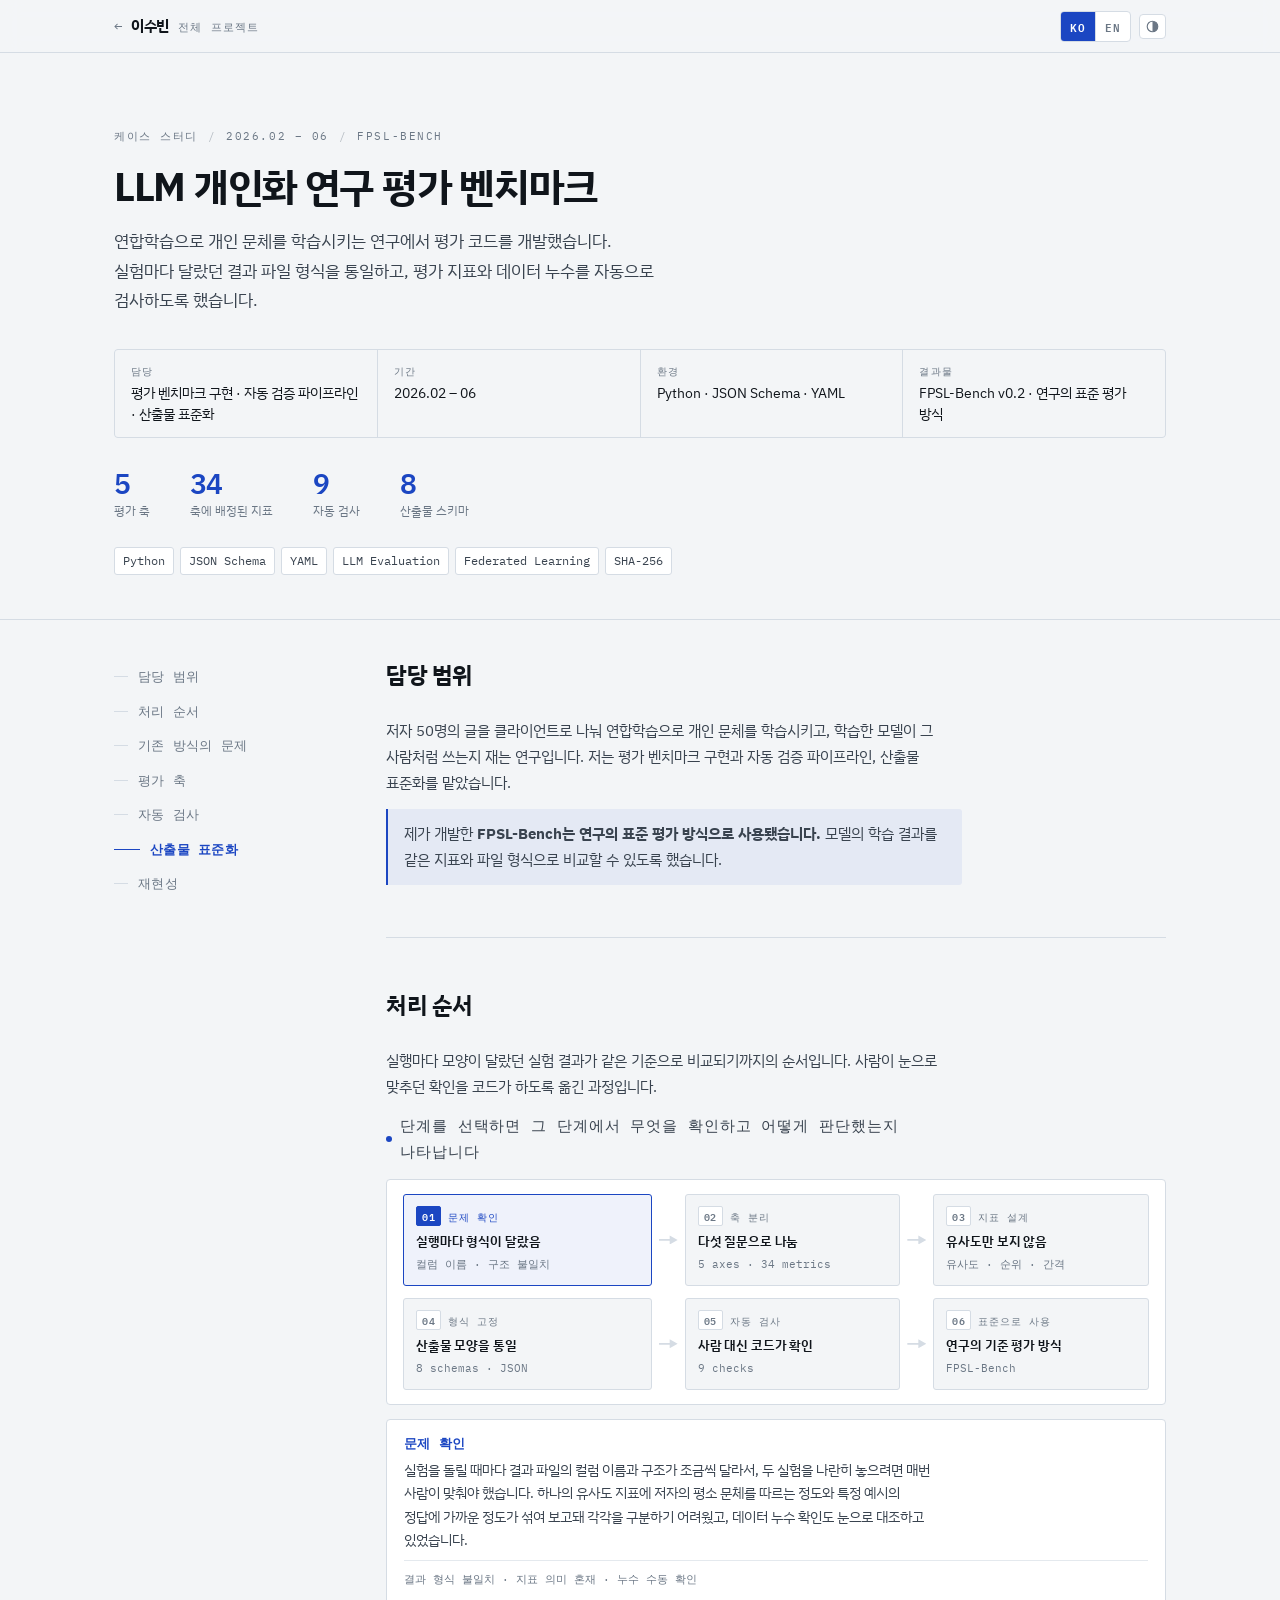
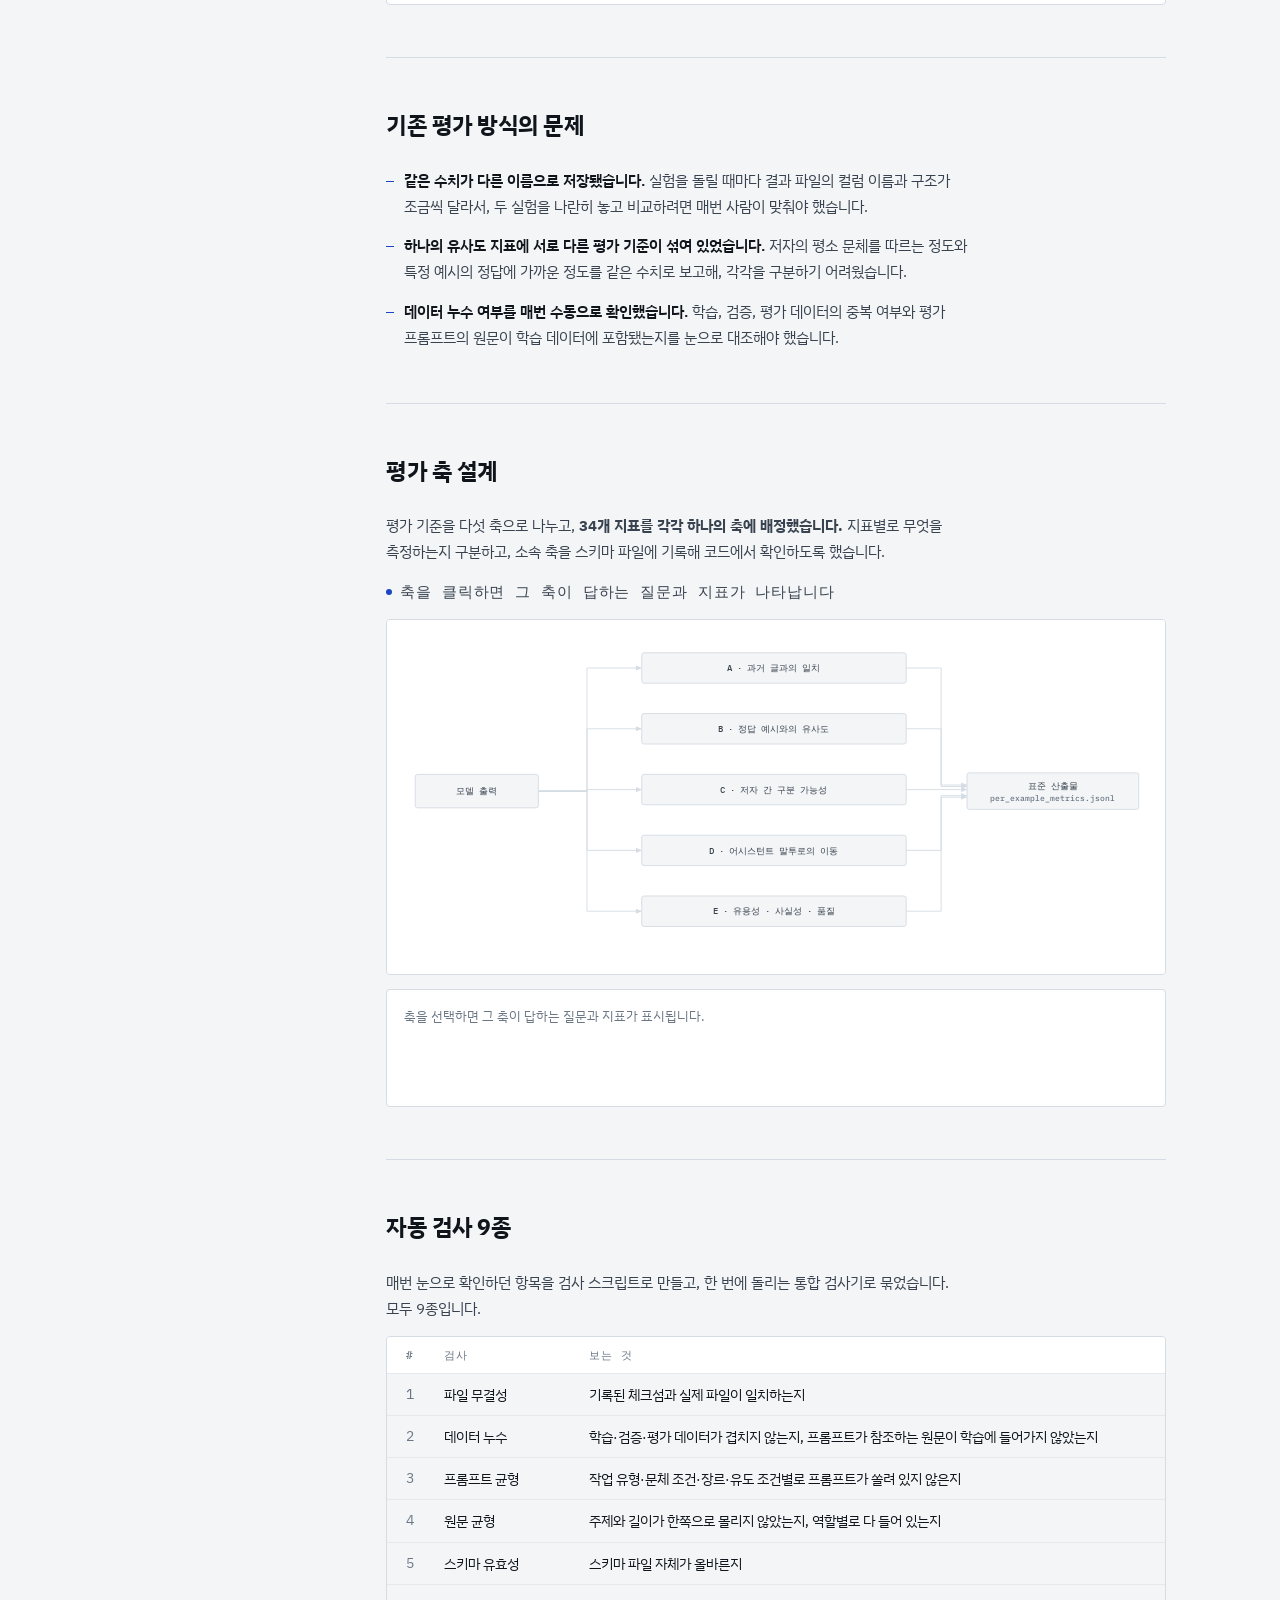
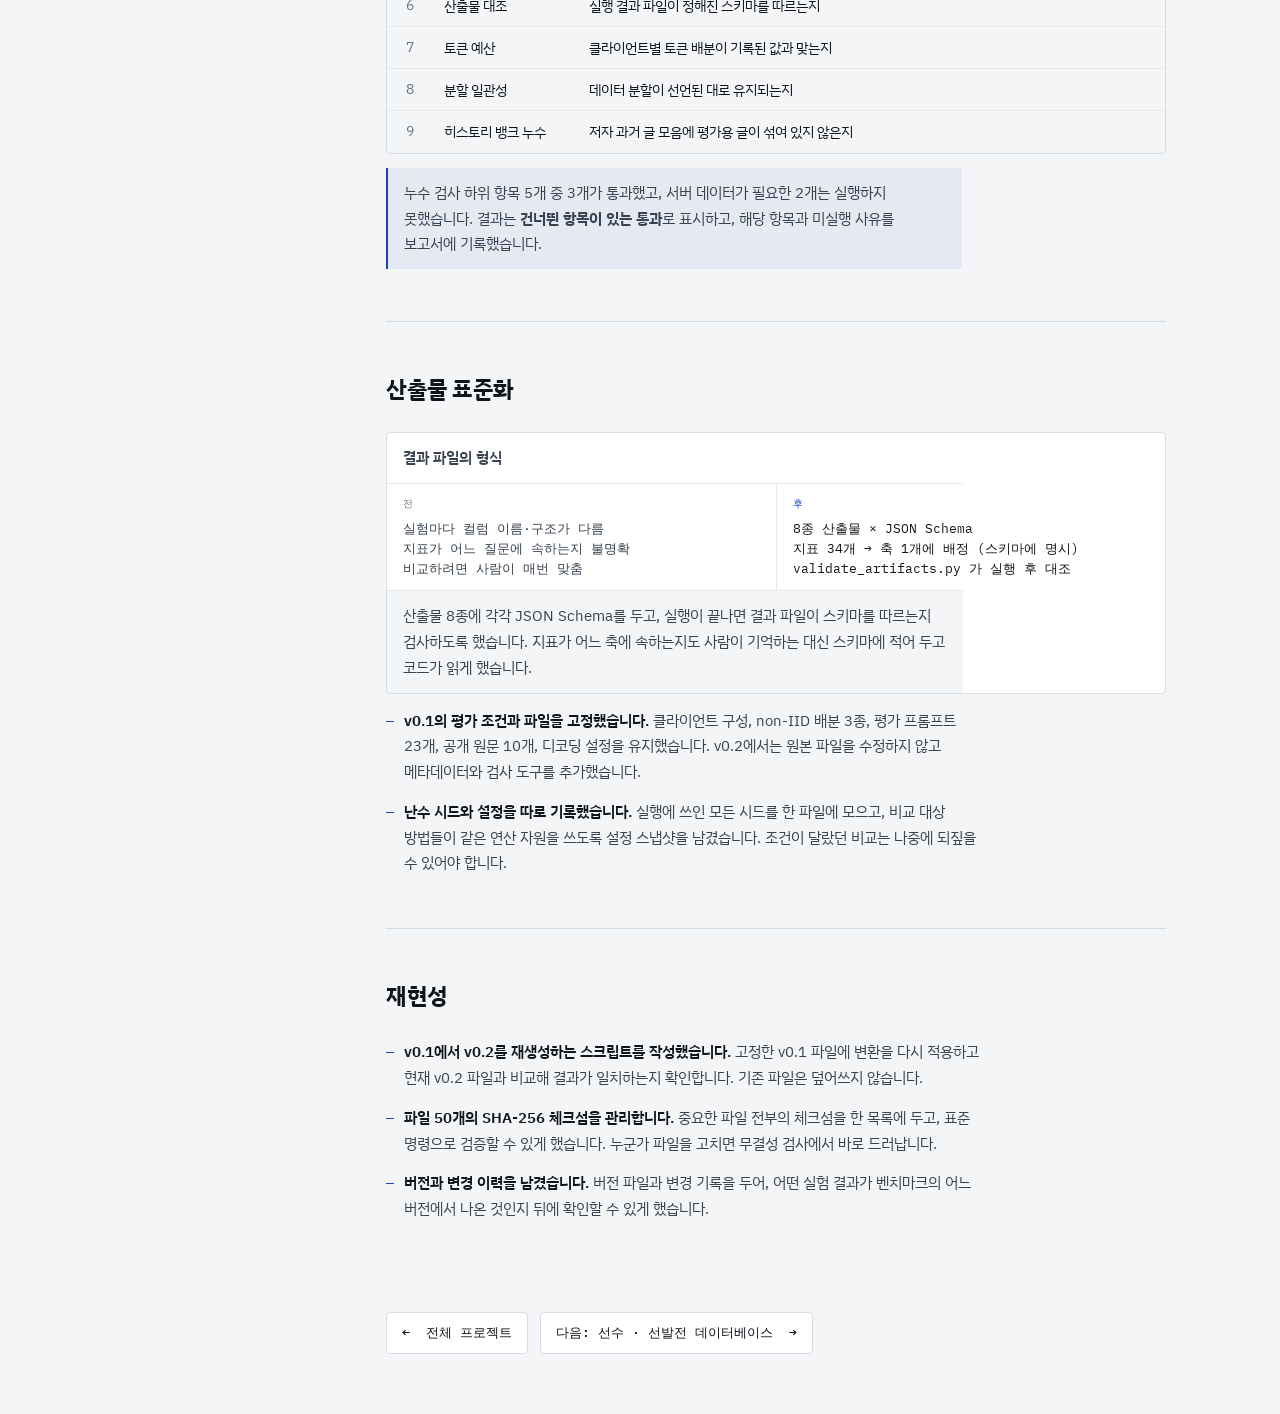
<file: projects/fpsl-bench.html>
<!DOCTYPE html>
<html lang="ko">
<head>
<meta charset="utf-8">
<meta name="viewport" content="width=device-width, initial-scale=1">
<title>FPSL-Bench 평가 벤치마크 — 이수빈</title>
<meta name="description" content="실험마다 달라지던 평가 기준과 결과 형식을 하나로 고정한 LLM 개인화 연구 벤치마크. 5개 평가 축, 자동 검사 9종, 산출물 스키마와 체크섬 관리.">
<link rel="preconnect" href="https://fonts.googleapis.com">
<link rel="preconnect" href="https://fonts.gstatic.com" crossorigin>
<link rel="stylesheet" href="https://fonts.googleapis.com/css2?family=IBM+Plex+Mono:wght@400;500;600&family=IBM+Plex+Sans+KR:wght@400;500;600;700&display=swap">
<link rel="stylesheet" href="../assets/style.css">
<link rel="icon" href="../assets/favicon.svg" type="image/svg+xml">
<link rel="apple-touch-icon" href="../assets/apple-touch-icon.png">
<meta name="theme-color" content="#1B46C2">
</head>
<body>

<header class="topbar">
  <div class="wrap bar-inner">
    <a class="brand" href="../index.html">
      <span class="brand-back" aria-hidden="true">←</span>
      <span class="brand-name"><span class="ko">이수빈</span><span class="en">Suebin Lee</span></span>
      <span class="brand-alt"><span class="ko">전체 프로젝트</span><span class="en">All projects</span></span>
    </a>
    <div class="utils">
      <div class="seg" role="group" aria-label="Language">
        <button type="button" data-lang-set="ko" aria-pressed="true">KO</button>
        <button type="button" data-lang-set="en" aria-pressed="false">EN</button>
      </div>
      <button class="icon-btn" id="themeBtn" type="button" aria-label="Toggle theme">
        <svg viewBox="0 0 16 16" aria-hidden="true"><circle cx="8" cy="8" r="6.5" fill="none" stroke="currentColor" stroke-width="1.4"/><path d="M8 1.5a6.5 6.5 0 0 1 0 13z" fill="currentColor"/></svg>
      </button>
    </div>
  </div>
</header>

<header class="case-head">
  <div class="wrap">
    <p class="case-eyebrow">
      <span class="ko">케이스 스터디</span><span class="en">Case study</span>
      <span class="sep">/</span>
      <span>2026.02 – 06</span>
      <span class="sep">/</span>
      <span>FPSL-Bench</span>
    </p>
    <h1>
      <span class="ko">LLM 개인화 연구 평가 벤치마크</span>
      <span class="en">Evaluation Benchmark for Personalized LLM Research</span>
    </h1>
    <p class="case-lede">
      <span class="ko">연합학습으로 개인 문체를 학습시키는 연구에서 평가 코드를 개발했습니다. 실험마다 달랐던 결과 파일 형식을 통일하고, 평가 지표와 데이터 누수를 자동으로 검사하도록 했습니다.</span>
      <span class="en">I developed evaluation code for a study of personal writing styles in federated learning. I standardised the output formats across experiments and automated checks on metrics, schemas and data leakage.</span>
    </p>

    <dl class="case-meta">
      <div>
        <dt><span class="ko">담당</span><span class="en">My scope</span></dt>
        <dd><span class="ko">평가 벤치마크 구현 · 자동 검증 파이프라인 · 산출물 표준화</span><span class="en">Benchmark implementation, automated verification, artifact standardization</span></dd>
      </div>
      <div>
        <dt><span class="ko">기간</span><span class="en">Period</span></dt>
        <dd>2026.02 – 06</dd>
      </div>
      <div>
        <dt><span class="ko">환경</span><span class="en">Stack</span></dt>
        <dd>Python · JSON Schema · YAML</dd>
      </div>
      <div>
        <dt><span class="ko">결과물</span><span class="en">Output</span></dt>
        <dd><span class="ko">FPSL-Bench v0.2 · 연구의 표준 평가 방식</span><span class="en">FPSL-Bench v0.2 — the study's standard evaluation</span></dd>
      </div>
    </dl>

    <div class="kpis">
      <div class="kpi"><b>5</b><span><span class="ko">평가 축</span><span class="en">evaluation axes</span></span></div>
      <div class="kpi"><b>34</b><span><span class="ko">축에 배정된 지표</span><span class="en">metrics assigned to an axis</span></span></div>
      <div class="kpi"><b>9</b><span><span class="ko">자동 검사</span><span class="en">automated checks</span></span></div>
      <div class="kpi"><b>8</b><span><span class="ko">산출물 스키마</span><span class="en">artifact schemas</span></span></div>
    </div>

    <ul class="stack case-stack">
      <li>Python</li><li>JSON Schema</li><li>YAML</li><li>LLM Evaluation</li><li>Federated Learning</li><li>SHA-256</li>
    </ul>
  </div>
</header>

<div class="wrap">
<div class="grid">

  <aside class="rail">
    <nav aria-label="Sections">
      <ul>
        <li><a href="#scope"><span class="ko">담당 범위</span><span class="en">Scope</span></a></li>
        <li><a href="#flow"><span class="ko">처리 순서</span><span class="en">How it moves</span></a></li>
        <li><a href="#problem"><span class="ko">기존 방식의 문제</span><span class="en">The problem</span></a></li>
        <li><a href="#axes"><span class="ko">평가 축</span><span class="en">Evaluation axes</span></a></li>
        <li><a href="#checks"><span class="ko">자동 검사</span><span class="en">Automated checks</span></a></li>
        <li><a href="#artifacts"><span class="ko">산출물 표준화</span><span class="en">Artifacts</span></a></li>
        <li><a href="#repro"><span class="ko">재현성</span><span class="en">Reproducibility</span></a></li>
      </ul>
    </nav>
  </aside>

  <main>

    <!-- scope -->
    <section id="scope" class="rv">
      <div class="sec-head"><h2><span class="ko">담당 범위</span><span class="en">Scope</span></h2></div>
      <div class="blk">
        <p class="ko">저자 50명의 글을 클라이언트로 나눠 연합학습으로 개인 문체를 학습시키고, 학습한 모델이 그 사람처럼 쓰는지 재는 연구입니다. 저는 평가 벤치마크 구현과 자동 검증 파이프라인, 산출물 표준화를 맡았습니다.</p>
        <p class="en">The study splits the writing of 50 authors across clients, trains a personal voice through federated learning, and measures whether the trained model writes like that person. I built the evaluation benchmark, the automated verification pipeline and the artifact standardization.</p>
        <p class="note">
          <span class="ko">제가 개발한 <b>FPSL-Bench는 연구의 표준 평가 방식으로 사용됐습니다.</b> 모델의 학습 결과를 같은 지표와 파일 형식으로 비교할 수 있도록 했습니다.</span>
          <span class="en"><b>FPSL-Bench became the study’s standard evaluation.</b> I implemented the metrics and file formats used to compare model outputs across experiments.</span>
        </p>
      </div>
    </section>

    <!-- flow -->
    <section id="flow" class="rv">
      <div class="sec-head"><h2><span class="ko">처리 순서</span><span class="en">How the data moves</span></h2></div>
      <div class="blk">
        <p class="ko">실행마다 모양이 달랐던 실험 결과가 같은 기준으로 비교되기까지의 순서입니다. 사람이 눈으로 맞추던 확인을 코드가 하도록 옮긴 과정입니다.</p>
        <p class="en">How results that came out shaped differently on every run became comparable, by moving checks that a person had been doing by eye into code.</p>

        <div class="flow-wrap">
          <p class="dgm-hint">
            <span class="ko">단계를 선택하면 그 단계에서 무엇을 확인하고 어떻게 판단했는지 나타납니다</span>
            <span class="en">Select a stage to see what was checked there and how it was decided</span>
          </p>

          <ol class="flow">
            <li class="flow-step">
              <button type="button" class="flow-node" data-step="fb1" aria-expanded="true">
                <span class="flow-head">
                  <span class="flow-n">01</span>
                  <span class="flow-stage"><span class="ko">문제 확인</span><span class="en">Problem</span></span>
                </span>
                <span class="flow-t"><span class="ko">실행마다 형식이 달랐음</span><span class="en">Every run, a different shape</span></span>
                <span class="flow-m">컬럼 이름 · 구조 불일치</span>
              </button>
            </li>
            <li class="flow-step">
              <button type="button" class="flow-node" data-step="fb2" aria-expanded="false">
                <span class="flow-head">
                  <span class="flow-n">02</span>
                  <span class="flow-stage"><span class="ko">축 분리</span><span class="en">Axes</span></span>
                </span>
                <span class="flow-t"><span class="ko">다섯 질문으로 나눔</span><span class="en">Split it into five questions</span></span>
                <span class="flow-m">5 axes · 34 metrics</span>
              </button>
            </li>
            <li class="flow-step">
              <button type="button" class="flow-node" data-step="fb3" aria-expanded="false">
                <span class="flow-head">
                  <span class="flow-n">03</span>
                  <span class="flow-stage"><span class="ko">지표 설계</span><span class="en">Metrics</span></span>
                </span>
                <span class="flow-t"><span class="ko">유사도만 보지 않음</span><span class="en">Similarity alone is not enough</span></span>
                <span class="flow-m">유사도 · 순위 · 간격</span>
              </button>
            </li>
            <li class="flow-step">
              <button type="button" class="flow-node" data-step="fb4" aria-expanded="false">
                <span class="flow-head">
                  <span class="flow-n">04</span>
                  <span class="flow-stage"><span class="ko">형식 고정</span><span class="en">Schema</span></span>
                </span>
                <span class="flow-t"><span class="ko">산출물 모양을 통일</span><span class="en">One shape for every artifact</span></span>
                <span class="flow-m">8 schemas · JSON</span>
              </button>
            </li>
            <li class="flow-step">
              <button type="button" class="flow-node" data-step="fb5" aria-expanded="false">
                <span class="flow-head">
                  <span class="flow-n">05</span>
                  <span class="flow-stage"><span class="ko">자동 검사</span><span class="en">Checks</span></span>
                </span>
                <span class="flow-t"><span class="ko">사람 대신 코드가 확인</span><span class="en">Code checks it instead</span></span>
                <span class="flow-m">9 checks</span>
              </button>
            </li>
            <li class="flow-step">
              <button type="button" class="flow-node" data-step="fb6" aria-expanded="false">
                <span class="flow-head">
                  <span class="flow-n">06</span>
                  <span class="flow-stage"><span class="ko">표준으로 사용</span><span class="en">Standard</span></span>
                </span>
                <span class="flow-t"><span class="ko">연구의 기준 평가 방식</span><span class="en">The study's standard method</span></span>
                <span class="flow-m">FPSL-Bench</span>
              </button>
            </li>
          </ol>

          <div class="flow-info" aria-live="polite">
            <div data-step-for="fb1">
              <h4>문제 확인</h4>
              <p class="ko">실험을 돌릴 때마다 결과 파일의 컬럼 이름과 구조가 조금씩 달라서, 두 실험을 나란히 놓으려면 매번 사람이 맞춰야 했습니다. 하나의 유사도 지표에 저자의 평소 문체를 따르는 정도와 특정 예시의 정답에 가까운 정도가 섞여 보고돼 각각을 구분하기 어려웠고, 데이터 누수 확인도 눈으로 대조하고 있었습니다.</p>
              <p class="en">Column names and structure shifted slightly from run to run, so comparing two experiments meant reconciling them by hand each time. A single similarity figure mixed how closely output followed an author's habitual style with how close it came to the reference for a specific example, leaving the two indistinguishable, and leakage was being checked by eye.</p>
              <span class="grain">결과 형식 불일치 · 지표 의미 혼재 · 누수 수동 확인</span>
            </div>

            <div data-step-for="fb2" hidden>
              <h4>축 분리</h4>
              <p class="ko">평가 기준을 다섯 축으로 나누고 34개 지표를 각각 하나의 축에 배정했습니다. 지표마다 무엇을 재는지 구분하고 소속 축을 스키마 파일에 적어 코드에서 확인하도록 했습니다. 평소 문체를 재는 축과 특정 예시의 정답을 재는 축을 따로 둔 것이 핵심입니다.</p>
              <p class="en">The evaluation was split into five axes, with each of 34 metrics assigned to exactly one. What a metric measures is stated per metric, and its axis is recorded in a schema file so code can check it. The decisive split is between the axis measuring habitual style and the axis measuring closeness to the reference for a given example.</p>
              <span class="grain">5 축 · 34 지표 배정 · 축 소속을 스키마에 기록</span>
            </div>

            <div data-step-for="fb3" hidden>
              <h4>지표 설계</h4>
              <p class="ko">출력을 저자의 과거 글 중심점과 견준 유사도, 저자 50명 가운데 맞는 저자가 몇 번째로 가까운지의 순위, 맞는 저자와 나머지 저자 사이의 간격을 함께 뒀습니다. 순위와 간격을 같이 보는 이유는 모두와 비슷해져서 유사도가 올라가는 경우를 걸러내기 위해서입니다.</p>
              <p class="en">Three figures are reported together: similarity against the centroid of the author's past writing, the rank of the correct author among 50, and the margin between the correct author and the rest. Rank and margin accompany similarity in order to catch the case where a score rises because the output has become similar to everyone.</p>
              <span class="grain">hist_align_* 9 metrics · 50 authors · 23 prompts · 10 source texts</span>
            </div>

            <div data-step-for="fb4" hidden>
              <h4>형식 고정</h4>
              <p class="ko">결과 파일 형식을 스키마 8종으로 고정했습니다. per_example_metrics.jsonl처럼 산출물마다 들어갈 필드를 정해 두어, 실행이 달라도 같은 자리에서 같은 값을 읽습니다. 평가 프롬프트 23개와 공개 원문 10개는 v0.1에서 고정하고 이후 버전에서도 유지했습니다.</p>
              <p class="en">Output formats were fixed as eight schemas. Each artifact, such as per_example_metrics.jsonl, declares its fields, so the same value is read from the same place regardless of the run. The 23 evaluation prompts and 10 public source texts were frozen at v0.1 and carried forward unchanged.</p>
              <span class="grain">산출물 스키마 8종 · 프롬프트 23 · 원문 10 고정</span>
            </div>

            <div data-step-for="fb5" hidden>
              <h4>자동 검사</h4>
              <p class="ko">학습, 검증, 평가 데이터의 중복 여부와 평가 프롬프트의 원문이 학습 데이터에 포함됐는지, 프롬프트 구성과 소스 균형이 맞는지를 자동 검사 9종으로 옮겼습니다. 눈으로 대조하던 확인을 코드가 하면 실행할 때마다 같은 기준이 적용됩니다.</p>
              <p class="en">Nine automated checks took over what had been done by eye: overlap between train, validation and evaluation data, whether an evaluation prompt's source text appears in training data, prompt composition and source balance. Once code performs the check, the same standard applies on every run.</p>
              <span class="grain">자동 검사 9종 · 누수 · 프롬프트 구성 · 소스 균형</span>
            </div>

            <div data-step-for="fb6" hidden>
              <h4>표준으로 사용</h4>
              <p class="ko">결과 파일의 무결성은 SHA-256 체크섬으로 확인하도록 했습니다. 제가 만든 FPSL-Bench는 이후 이 연구의 표준 평가 방식으로 사용됐고, 모델의 학습 결과를 같은 지표와 같은 파일 형식으로 비교할 수 있게 됐습니다.</p>
              <p class="en">File integrity is verified with SHA-256 checksums. FPSL-Bench became the study's standard evaluation method, so model outcomes are compared through the same metrics and the same file formats.</p>
              <span class="grain">SHA-256 무결성 확인 · 연구 표준 평가 방식으로 채택</span>
            </div>
          </div>
        </div>
      </div>
    </section>

    <!-- problem -->
    <section id="problem" class="rv">
      <div class="sec-head"><h2><span class="ko">기존 평가 방식의 문제</span><span class="en">Every run produced a different shape</span></h2></div>
      <div class="blk">
        <ul class="bul">
          <li class="ko"><b>같은 수치가 다른 이름으로 저장됐습니다.</b> 실험을 돌릴 때마다 결과 파일의 컬럼 이름과 구조가 조금씩 달라서, 두 실험을 나란히 놓고 비교하려면 매번 사람이 맞춰야 했습니다.</li>
          <li class="en"><b>The same number was stored under different names.</b> Column names and structures drifted between runs, so comparing two experiments meant reconciling them by hand every time.</li>

          <li class="ko"><b>하나의 유사도 지표에 서로 다른 평가 기준이 섞여 있었습니다.</b> 저자의 평소 문체를 따르는 정도와 특정 예시의 정답에 가까운 정도를 같은 수치로 보고해, 각각을 구분하기 어려웠습니다.</li>
          <li class="en"><b>It was unclear which question a metric answered.</b> One similarity score was used to mean both “does this match the author's usual voice?” and “is this close to the held-out target for this example?” — two questions whose answers can diverge, reported as one number.</li>

          <li class="ko"><b>데이터 누수 여부를 매번 수동으로 확인했습니다.</b> 학습, 검증, 평가 데이터의 중복 여부와 평가 프롬프트의 원문이 학습 데이터에 포함됐는지를 눈으로 대조해야 했습니다.</li>
          <li class="en"><b>Leakage checking rested on a person remembering to do it.</b> Whether train, validation and test had stayed separate, and whether source texts referenced by prompts had leaked into training, was verified by eye each time.</li>
        </ul>
      </div>
    </section>

    <!-- axes -->
    <section id="axes" class="rv">
      <div class="sec-head"><h2><span class="ko">평가 축 설계</span><span class="en">Splitting it into five questions</span></h2></div>
      <div class="blk">
        <p class="ko">평가 기준을 다섯 축으로 나누고, <b>34개 지표를 각각 하나의 축에 배정했습니다.</b> 지표별로 무엇을 측정하는지 구분하고, 소속 축을 스키마 파일에 기록해 코드에서 확인하도록 했습니다.</p>
        <p class="en">I split what we wanted to measure into five questions, with the rule that <b>a metric belongs to exactly one of them</b>. A metric serving two questions makes a rising score impossible to explain. All 34 metrics were assigned to a single axis, and that assignment lives in a schema file the code reads.</p>

        <div class="dgm-wrap">
          <p class="dgm-hint">
            <span class="ko">축을 클릭하면 그 축이 답하는 질문과 지표가 나타납니다</span>
            <span class="en">Click an axis to see the question it answers and the metrics under it</span>
          </p>

          <div class="dgm-stage">
            <svg class="dgm" viewBox="0 0 1000 440" role="img"
                 aria-label="모델 출력이 다섯 개 평가 축을 거쳐 표준 산출물로 기록되는 구조">
              <defs>
                <marker id="arF" viewBox="0 0 10 10" refX="9" refY="5" markerWidth="7" markerHeight="7" orient="auto-start-reverse">
                  <path class="arrow" d="M0,1 L9,5 L0,9 z"/>
                </marker>
              </defs>

              <g class="edge" data-ends="output A"><path d="M186,212 H250 V50 H322" marker-end="url(#arF)"/></g>
              <g class="edge" data-ends="output B"><path d="M186,212 H250 V130 H322" marker-end="url(#arF)"/></g>
              <g class="edge" data-ends="output C"><path d="M186,212 H250 V210 H322" marker-end="url(#arF)"/></g>
              <g class="edge" data-ends="output D"><path d="M186,212 H250 V290 H322" marker-end="url(#arF)"/></g>
              <g class="edge" data-ends="output E"><path d="M186,212 H250 V370 H322" marker-end="url(#arF)"/></g>

              <g class="edge" data-ends="A record"><path d="M670,50 H716 V204 H750" marker-end="url(#arF)"/></g>
              <g class="edge" data-ends="B record"><path d="M670,130 H716 V206 H750" marker-end="url(#arF)"/></g>
              <g class="edge" data-ends="C record"><path d="M670,210 H750" marker-end="url(#arF)"/></g>
              <g class="edge" data-ends="D record"><path d="M670,290 H716 V218 H750" marker-end="url(#arF)"/></g>
              <g class="edge" data-ends="E record"><path d="M670,370 H716 V220 H750" marker-end="url(#arF)"/></g>

              <g class="node" data-node="output" tabindex="0" role="button" aria-label="모델 출력">
                <rect x="24" y="190" width="162" height="44"/>
                <text class="ko" x="105" y="212">모델 출력</text>
                <text class="en" x="105" y="212">Model output</text>
              </g>

              <g class="node" data-node="A" tabindex="0" role="button" aria-label="A 과거 글과의 일치">
                <rect x="322" y="30" width="348" height="40"/>
                <text class="ko" x="496" y="51">A · 과거 글과의 일치</text>
                <text class="en" x="496" y="51">A · History alignment</text>
              </g>
              <g class="node" data-node="B" tabindex="0" role="button" aria-label="B 정답 예시와의 유사도">
                <rect x="322" y="110" width="348" height="40"/>
                <text class="ko" x="496" y="131">B · 정답 예시와의 유사도</text>
                <text class="en" x="496" y="131">B · Target similarity</text>
              </g>
              <g class="node" data-node="C" tabindex="0" role="button" aria-label="C 저자 간 구분 가능성">
                <rect x="322" y="190" width="348" height="40"/>
                <text class="ko" x="496" y="211">C · 저자 간 구분 가능성</text>
                <text class="en" x="496" y="211">C · Group separability</text>
              </g>
              <g class="node" data-node="D" tabindex="0" role="button" aria-label="D 어시스턴트 말투로의 이동">
                <rect x="322" y="270" width="348" height="40"/>
                <text class="ko" x="496" y="291">D · 어시스턴트 말투로의 이동</text>
                <text class="en" x="496" y="291">D · Assistantness drift</text>
              </g>
              <g class="node" data-node="E" tabindex="0" role="button" aria-label="E 유용성 사실성 품질">
                <rect x="322" y="350" width="348" height="40"/>
                <text class="ko" x="496" y="371">E · 유용성 · 사실성 · 품질</text>
                <text class="en" x="496" y="371">E · Utility &amp; quality</text>
              </g>

              <g class="node" data-node="record" tabindex="0" role="button" aria-label="표준 산출물">
                <rect x="750" y="188" width="226" height="48"/>
                <text class="ko" x="863" y="206">표준 산출물</text>
                <text class="ko" x="863" y="222" style="font-size:10.5px;fill:var(--muted)">per_example_metrics.jsonl</text>
                <text class="en" x="863" y="206">Standard artifact</text>
                <text class="en" x="863" y="222" style="font-size:10.5px;fill:var(--muted)">per_example_metrics.jsonl</text>
              </g>
            </svg>
          </div>

          <div class="dgm-info" aria-live="polite">
            <p class="idle-card idle">
              <span class="ko">축을 선택하면 그 축이 답하는 질문과 지표가 표시됩니다.</span>
              <span class="en">Select an axis to see the question it answers and its metrics.</span>
            </p>

            <div data-for="output" hidden>
              <h4><span class="ko">모델 출력</span><span class="en">Model output</span></h4>
              <p class="ko">학습한 모델이 생성한 응답을 다섯 축으로 평가합니다. 평가 프롬프트 23개와 공개 원문 10개는 v0.1에서 고정하고 이후 버전에서도 유지했습니다.</p>
              <p class="en">What the trained model wrote in response to an evaluation prompt. Each piece of writing passes through all five questions. The 23 evaluation prompts and 10 public source texts were frozen in v0.1 and left untouched in later versions.</p>
              <span class="grain">50 authors · 23 prompts · 10 source texts · non-IID Gini 0.11 / 0.20 / 0.43</span>
            </div>

            <div data-for="A" hidden>
              <h4>A · <span class="ko">과거 글과의 일치</span><span class="en">History alignment</span></h4>
              <p class="ko">모델 응답이 저자의 평소 문체와 얼마나 비슷한지 측정합니다. 저자가 이전에 쓴 글 전체를 비교 기준으로 사용합니다.</p>
              <p class="en"><b>Is the model writing the way this author habitually writes?</b> Judged against the author's whole body of past writing rather than against one correct answer.</p>
              <p class="ko">출력을 저자의 과거 글 중심점과 견준 유사도, 저자 50명 가운데 맞는 저자가 몇 번째로 가까운지의 순위, 맞는 저자와 나머지 저자 사이의 간격을 지표로 뒀습니다. 순위와 간격을 함께 보는 이유는, 모두와 비슷해져서 유사도가 올라가는 경우를 걸러내기 위해서입니다.</p>
              <p class="en">Metrics include similarity to the centroid of the author's history, where the correct author ranks among all 50 by distance, and the margin between the correct author and the rest. Rank and margin are read together to catch a score that rises because the output has become similar to everyone.</p>
              <span class="grain">hist_align_* · 9 metrics</span>
            </div>

            <div data-for="B" hidden>
              <h4>B · <span class="ko">정답 예시와의 유사도</span><span class="en">Target similarity</span></h4>
              <p class="ko">특정 평가 예시에 대해 모델 응답과 저자가 쓴 정답 글을 비교합니다. 평소 문체를 측정하는 A축과 구분해 예시별 유사도를 확인합니다.</p>
              <p class="en"><b>For this one test example, how close is the output to what the author actually wrote?</b> Unlike A, the question is tied to a single example.</p>
              <p class="ko">A와 B를 나눠 둔 이유는 두 답이 어긋날 수 있기 때문입니다. 평소 문체는 잘 따라가면서 이번 예시의 정답과는 멀 수 있고, 그 반대도 가능합니다. 한 숫자로 합치면 어느 쪽인지 알 수 없습니다.</p>
              <p class="en">A and B are separated because they can disagree: an output can track the author's usual voice while sitting far from this particular target, or the reverse. Collapsed into one number, there is no telling which.</p>
              <span class="grain">target_sim_* · 7 metrics</span>
            </div>

            <div data-for="C" hidden>
              <h4>C · <span class="ko">저자 간 구분 가능성</span><span class="en">Group separability</span></h4>
              <p class="ko">학습 후에도 저자별 문체가 구분되는지 측정합니다. 여러 저자의 모델이 비슷한 문체로 응답하는 문체 동질화 현상을 확인하기 위한 축입니다.</p>
              <p class="en">This axis measures whether authors’ styles remain distinguishable after training. It checks for style homogenisation, where models for different authors produce increasingly similar writing.</p>
              <p class="ko">저자별 점수와 함께 저자 간 문체 거리도 측정해, 학습 후 문체가 서로 비슷해졌는지 확인합니다.</p>
              <p class="en">Per-author scores alone will not reveal homogenization; it only shows up when the distance between authors is measured on its own.</p>
              <span class="grain">group_sep_* · 8 metrics</span>
            </div>

            <div data-for="D" hidden>
              <h4>D · <span class="ko">어시스턴트 말투로의 이동</span><span class="en">Assistantness drift</span></h4>
              <p class="ko">모델 응답이 저자의 문체보다 기본 어시스턴트의 말투에 가까워졌는지 측정합니다. 다른 문체 평가와 구분해 별도 축으로 기록합니다.</p>
              <p class="en"><b>Has the output slid back into the default assistant register?</b> Measured separately from the others, this tracks the model drifting toward the polite, uniform voice it started with.</p>
              <p class="ko">C와 비슷해 보이지만 다릅니다. C는 저자들이 서로 구분되는지를 보고, D는 어느 한 방향(어시스턴트 말투)으로 쏠렸는지를 봅니다. 평가 프롬프트에는 이 쏠림을 유도하는 조건을 따로 표시해 두고 결과를 나눠 봤습니다.</p>
              <p class="en">Close to C but not the same: C asks whether authors differ from each other, D asks whether they have all moved in one particular direction. Prompts that invite that drift are tagged in the suite so results can be broken out by it.</p>
              <span class="grain">assist_* · 4 metrics</span>
            </div>

            <div data-for="E" hidden>
              <h4>E · <span class="ko">유용성 · 사실성 · 품질</span><span class="en">Utility, faithfulness &amp; quality</span></h4>
              <p class="ko">응답의 유용성, 사실성, 문장 품질을 평가합니다. 문체가 비슷하더라도 문장이 부자연스럽거나 원문에 없는 내용이 추가됐는지 확인합니다.</p>
              <p class="en"><b>Even with the voice preserved, is the writing still useful and coherent?</b> Identity metrics alone miss this — it catches output that degenerates, or adds content the source never had, while style scores climb.</p>
              <span class="grain">faith_* · qual_* · mauve · 6 metrics</span>
            </div>

            <div data-for="record" hidden>
              <h4><span class="ko">표준 산출물</span><span class="en">Standard artifact</span></h4>
              <p class="ko">다섯 축의 평가 결과를 예시별로 한 파일에 저장합니다. 지표 이름, 자료형, 소속 축을 스키마로 통일해 다른 실험의 결과와 비교할 수 있도록 했습니다.</p>
              <p class="en">Metrics from all five axes are written per example into one file. Names, types and the axis each belongs to are fixed by schema, so results from different runs line up directly.</p>
              <p class="ko">산출물은 모두 8종이고 각각 JSON Schema가 있습니다. 실행이 끝나면 검사 스크립트가 결과 파일을 스키마와 대조합니다.</p>
              <p class="en">There are eight artifact types, each with its own JSON Schema, and a validation script checks every output file against them once a run finishes.</p>
              <span class="grain">generations · per_example_metrics · summary_metrics · breakdown ×3 · training_budget · quality_filter_report</span>
            </div>
          </div>
        </div>
      </div>
    </section>

    <!-- checks -->
    <section id="checks" class="rv">
      <div class="sec-head"><h2><span class="ko">자동 검사 9종</span><span class="en">Moving the checks into code</span></h2></div>
      <div class="blk">
        <p class="ko">매번 눈으로 확인하던 항목을 검사 스크립트로 만들고, 한 번에 돌리는 통합 검사기로 묶었습니다. 모두 9종입니다.</p>
        <p class="en">What had been verified by eye became scripts, gathered under one runner. Nine checks in all.</p>

        <div class="tbl-wrap">
          <table class="data">
            <thead>
              <tr>
                <th style="text-align:right">#</th>
                <th><span class="ko">검사</span><span class="en">Check</span></th>
                <th><span class="ko">보는 것</span><span class="en">What it looks for</span></th>
              </tr>
            </thead>
            <tbody>
              <tr><td class="n">1</td><td><span class="ko">파일 무결성</span><span class="en">Manifest integrity</span></td><td><span class="ko">기록된 체크섬과 실제 파일이 일치하는지</span><span class="en">Recorded checksums match the files on disk</span></td></tr>
              <tr><td class="n">2</td><td><span class="ko">데이터 누수</span><span class="en">Leakage</span></td><td><span class="ko">학습·검증·평가 데이터가 겹치지 않는지, 프롬프트가 참조하는 원문이 학습에 들어가지 않았는지</span><span class="en">Train, validation and test do not overlap; source texts referenced by prompts never entered training</span></td></tr>
              <tr><td class="n">3</td><td><span class="ko">프롬프트 균형</span><span class="en">Prompt coverage</span></td><td><span class="ko">작업 유형·문체 조건·장르·유도 조건별로 프롬프트가 쏠려 있지 않은지</span><span class="en">Prompts are not skewed across task family, style spec, genre and trigger</span></td></tr>
              <tr><td class="n">4</td><td><span class="ko">원문 균형</span><span class="en">Source balance</span></td><td><span class="ko">주제와 길이가 한쪽으로 몰리지 않았는지, 역할별로 다 들어 있는지</span><span class="en">Topic and length spread, and whether every role is represented</span></td></tr>
              <tr><td class="n">5</td><td><span class="ko">스키마 유효성</span><span class="en">Schemas</span></td><td><span class="ko">스키마 파일 자체가 올바른지</span><span class="en">The schema files are themselves valid</span></td></tr>
              <tr><td class="n">6</td><td><span class="ko">산출물 대조</span><span class="en">Artifacts</span></td><td><span class="ko">실행 결과 파일이 정해진 스키마를 따르는지</span><span class="en">Output files from a run conform to their schemas</span></td></tr>
              <tr><td class="n">7</td><td><span class="ko">토큰 예산</span><span class="en">Token budget</span></td><td><span class="ko">클라이언트별 토큰 배분이 기록된 값과 맞는지</span><span class="en">Per-client token allocation matches what was recorded</span></td></tr>
              <tr><td class="n">8</td><td><span class="ko">분할 일관성</span><span class="en">Split consistency</span></td><td><span class="ko">데이터 분할이 선언된 대로 유지되는지</span><span class="en">Splits still hold as declared</span></td></tr>
              <tr><td class="n">9</td><td><span class="ko">히스토리 뱅크 누수</span><span class="en">History bank leakage</span></td><td><span class="ko">저자 과거 글 모음에 평가용 글이 섞여 있지 않은지</span><span class="en">No evaluation text has slipped into the author history bank</span></td></tr>
            </tbody>
          </table>
        </div>

        <p class="note">
          <span class="ko">누수 검사 하위 항목 5개 중 3개가 통과했고, 서버 데이터가 필요한 2개는 실행하지 못했습니다. 결과는 <b>건너뛴 항목이 있는 통과</b>로 표시하고, 해당 항목과 미실행 사유를 보고서에 기록했습니다.</span>
          <span class="en">In the leakage check, three of five sub-checks passed and two could not run without server-side data. Rather than recording that as a pass, the report says <b>passed with skips</b> and names what could not be run and why. Not having checked is not the same as having passed.</span>
        </p>
      </div>
    </section>

    <!-- artifacts -->
    <section id="artifacts" class="rv">
      <div class="sec-head"><h2><span class="ko">산출물 표준화</span><span class="en">Standardizing the artifacts</span></h2></div>
      <div class="blk">
        <div class="diff">
          <p class="diff-q"><span class="ko">결과 파일의 형식</span><span class="en">The shape of a result file</span></p>
          <div class="diff-pair">
            <div class="diff-side">
              <span class="diff-tag"><span class="ko">전</span><span class="en">Before</span></span>
              <code>실험마다 컬럼 이름·구조가 다름
지표가 어느 질문에 속하는지 불명확
비교하려면 사람이 매번 맞춤</code>
            </div>
            <div class="diff-side to">
              <span class="diff-tag"><span class="ko">후</span><span class="en">After</span></span>
              <code>8종 산출물 × JSON Schema
지표 34개 → 축 1개에 배정 (스키마에 명시)
validate_artifacts.py 가 실행 후 대조</code>
            </div>
          </div>
          <p class="diff-why">
            <span class="ko">산출물 8종에 각각 JSON Schema를 두고, 실행이 끝나면 결과 파일이 스키마를 따르는지 검사하도록 했습니다. 지표가 어느 축에 속하는지도 사람이 기억하는 대신 스키마에 적어 두고 코드가 읽게 했습니다.</span>
            <span class="en">Each of the eight artifact types has a JSON Schema, and a run ends by checking its output against them. Which axis a metric belongs to is written in the schema and read by code, rather than remembered by a person.</span>
          </p>
        </div>

        <ul class="bul">
          <li class="ko"><b>v0.1의 평가 조건과 파일을 고정했습니다.</b> 클라이언트 구성, non-IID 배분 3종, 평가 프롬프트 23개, 공개 원문 10개, 디코딩 설정을 유지했습니다. v0.2에서는 원본 파일을 수정하지 않고 메타데이터와 검사 도구를 추가했습니다.</li>
          <li class="en"><b>v0.1 was frozen and left alone.</b> The client manifest, three non-IID allocations, 23 evaluation prompts, 10 public source texts and the decoding settings were fixed in v0.1. v0.2 layers metadata and tooling on top without modifying any of those files.</li>

          <li class="ko"><b>난수 시드와 설정을 따로 기록했습니다.</b> 실행에 쓰인 모든 시드를 한 파일에 모으고, 비교 대상 방법들이 같은 연산 자원을 쓰도록 설정 스냅샷을 남겼습니다. 조건이 달랐던 비교는 나중에 되짚을 수 있어야 합니다.</li>
          <li class="en"><b>Seeds and configurations are recorded separately.</b> Every seed used in a run is collected in one file, and a config snapshot records that compared methods were given the same compute. A comparison run under uneven conditions has to be traceable later.</li>
        </ul>
      </div>
    </section>

    <!-- repro -->
    <section id="repro" class="rv">
      <div class="sec-head"><h2><span class="ko">재현성</span><span class="en">Reproducibility</span></h2></div>
      <div class="blk">
        <ul class="bul">
          <li class="ko"><b>v0.1에서 v0.2를 재생성하는 스크립트를 작성했습니다.</b> 고정한 v0.1 파일에 변환을 다시 적용하고 현재 v0.2 파일과 비교해 결과가 일치하는지 확인합니다. 기존 파일은 덮어쓰지 않습니다.</li>
          <li class="en"><b>v0.2 can be rebuilt from v0.1.</b> The rebuild script reads the frozen v0.1 files, reapplies the v0.2 transformation and compares the result with the current v0.2 files — <b>comparing, never overwriting</b>. Matching output means the benchmark reconstructs deterministically.</li>

          <li class="ko"><b>파일 50개의 SHA-256 체크섬을 관리합니다.</b> 중요한 파일 전부의 체크섬을 한 목록에 두고, 표준 명령으로 검증할 수 있게 했습니다. 누군가 파일을 고치면 무결성 검사에서 바로 드러납니다.</li>
          <li class="en"><b>SHA-256 checksums cover 50 files.</b> Every critical file's checksum sits in one manifest, verifiable with a standard command, so any edit surfaces immediately in the integrity check.</li>

          <li class="ko"><b>버전과 변경 이력을 남겼습니다.</b> 버전 파일과 변경 기록을 두어, 어떤 실험 결과가 벤치마크의 어느 버전에서 나온 것인지 뒤에 확인할 수 있게 했습니다.</li>
          <li class="en"><b>Version and change history are kept</b>, so any result can later be traced to the benchmark version that produced it.</li>
        </ul>
      </div>
    </section>

    <div class="case-foot">
      <a class="btn" href="../index.html">←&nbsp;<span class="ko">전체 프로젝트</span><span class="en">All projects</span></a>
      <a class="btn" href="athlete-db.html"><span class="ko">다음: 선수 · 선발전 데이터베이스</span><span class="en">Next: Athlete &amp; trials database</span>&nbsp;→</a>
    </div>
  </main>
</div>
</div>

<script src="../assets/app.js"></script>
</body>
</html>
</file>
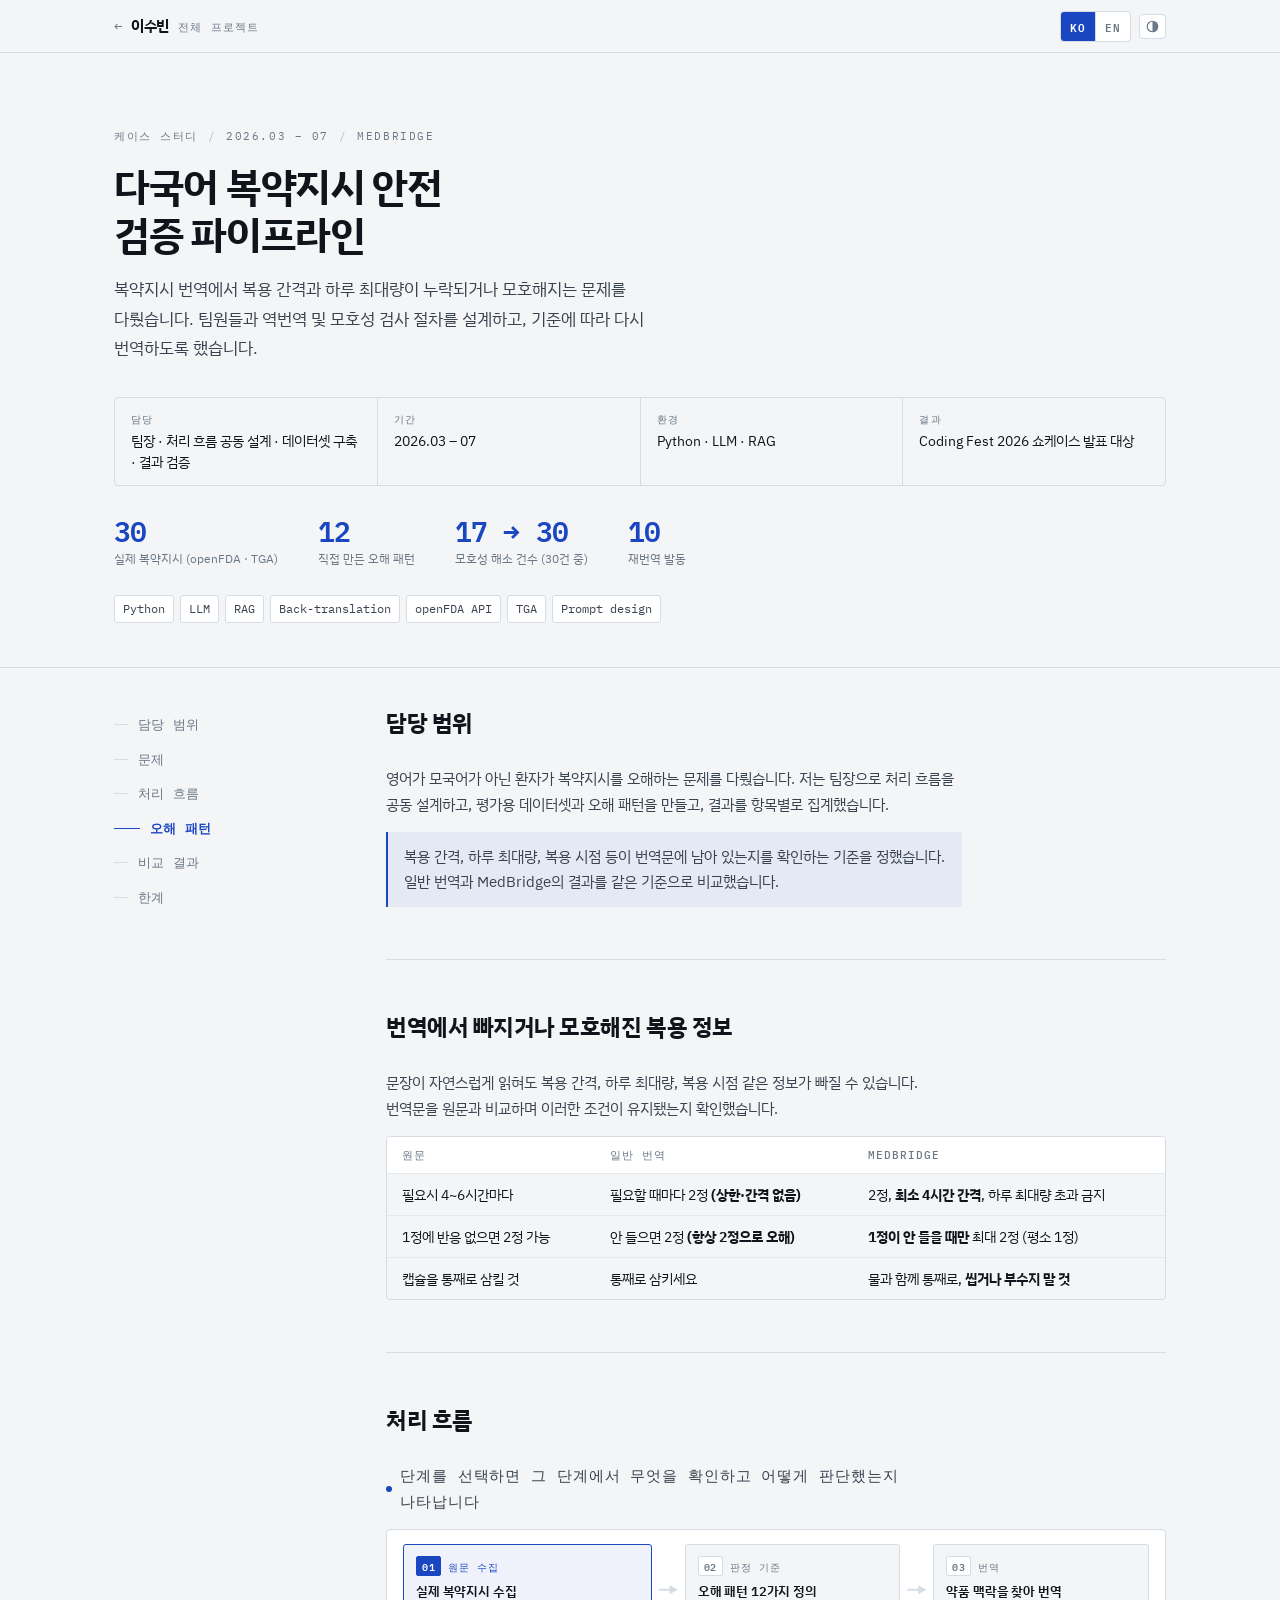
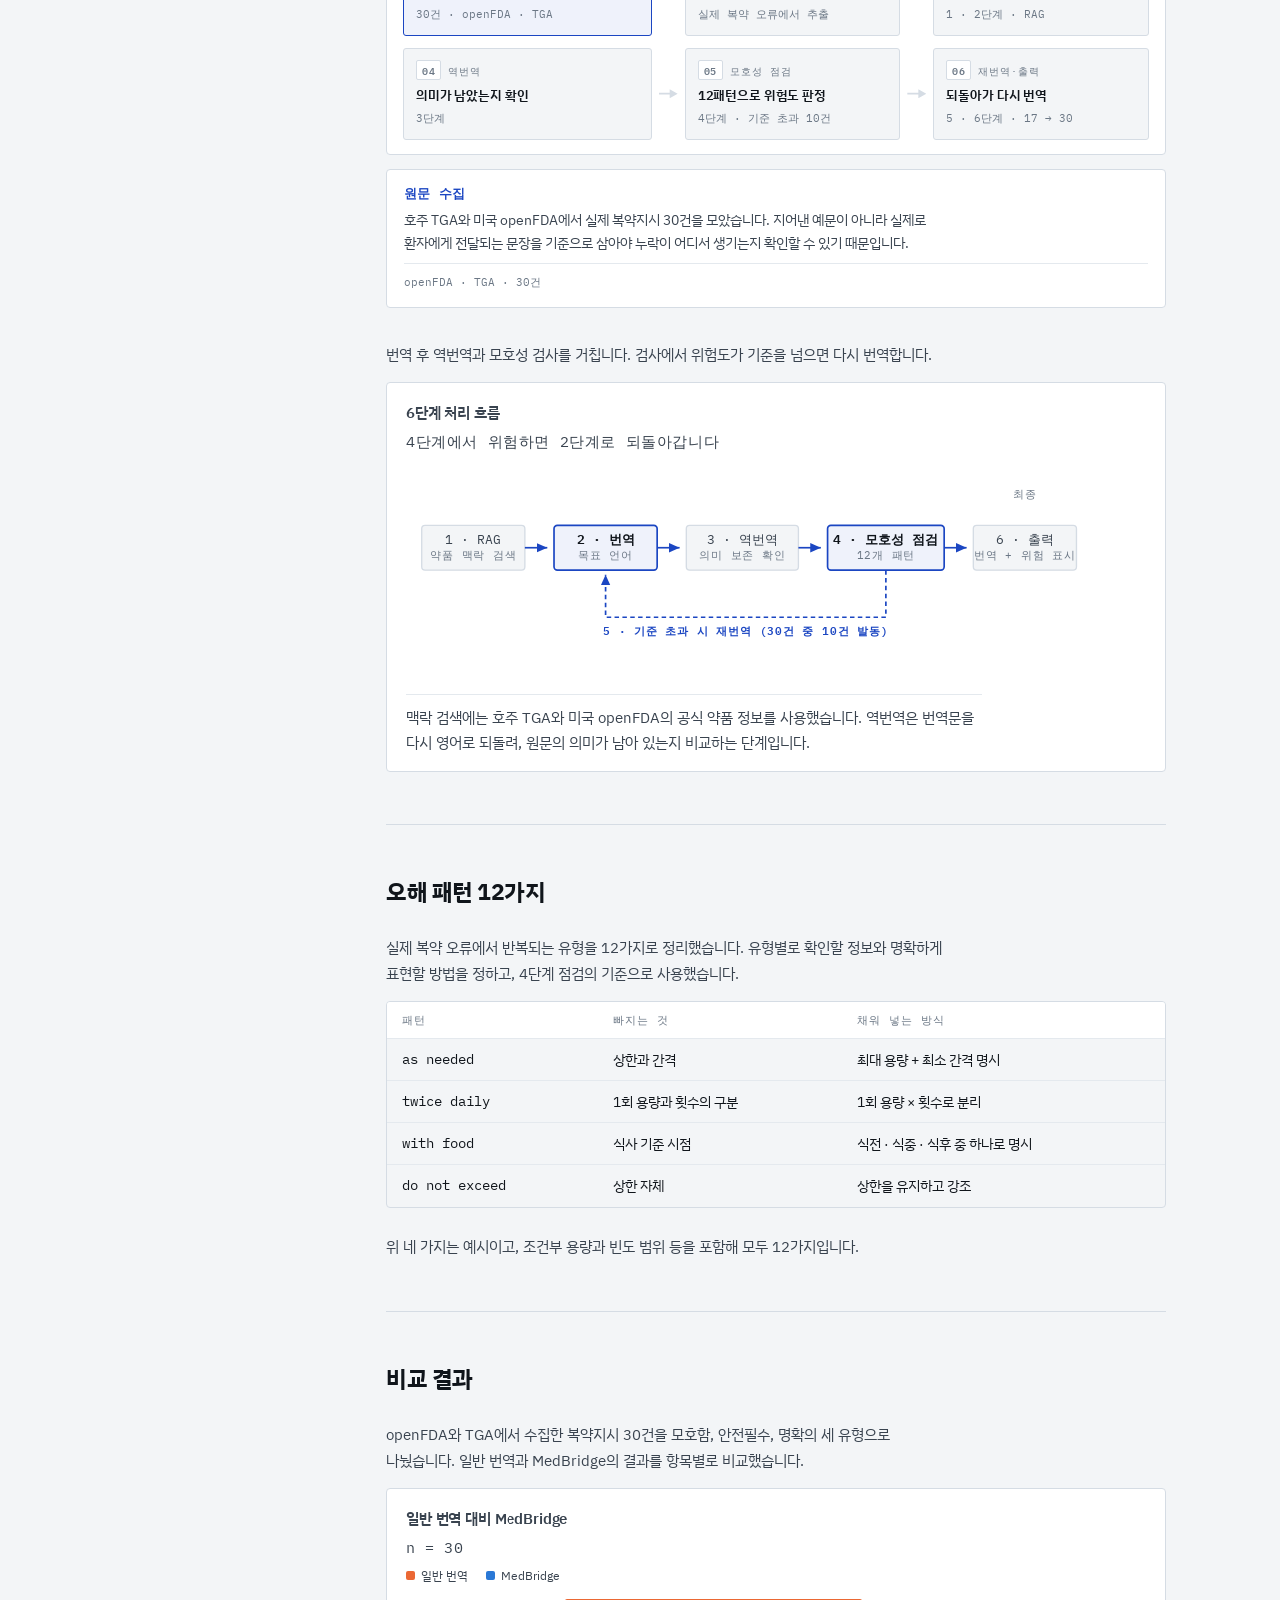
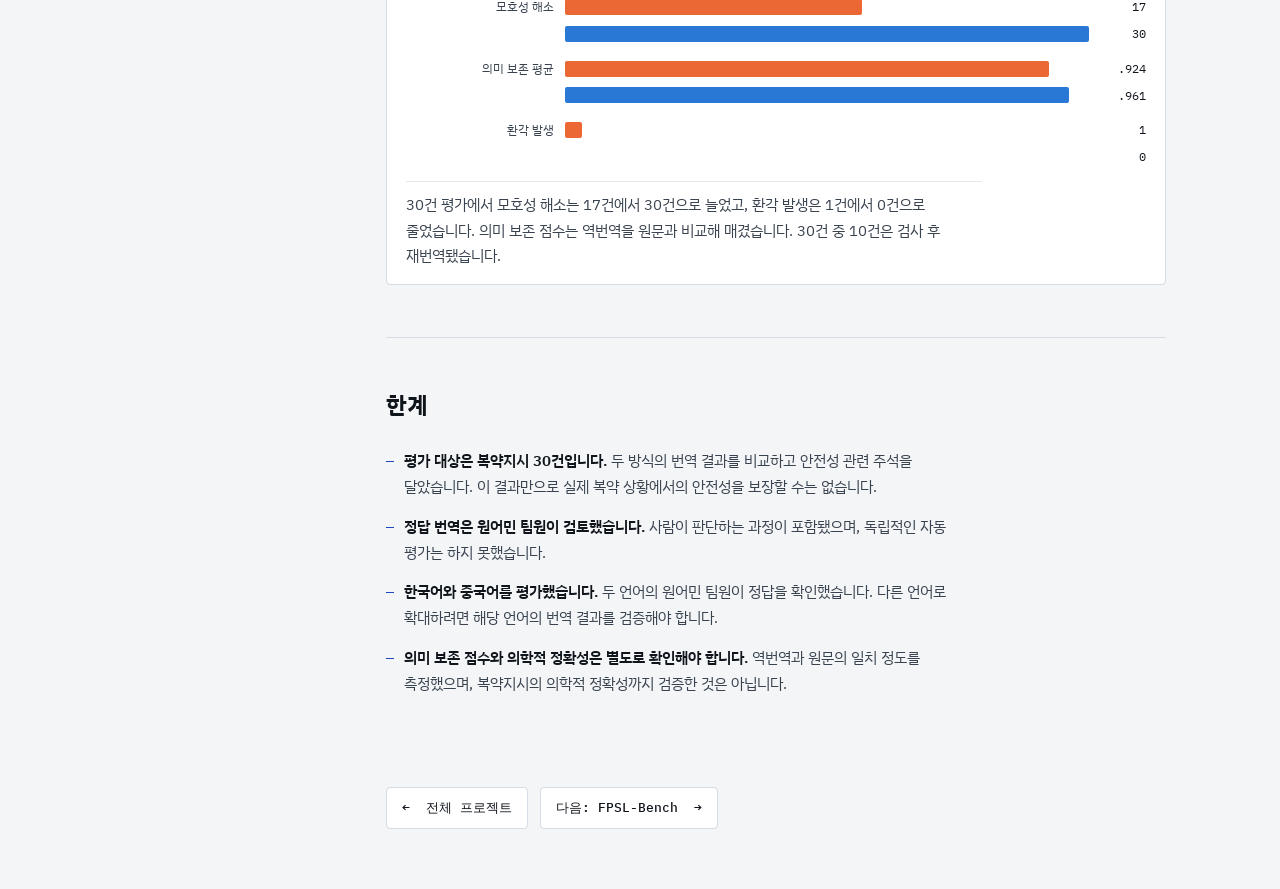
<file: projects/medbridge.html>
<!DOCTYPE html>
<html lang="ko">
<head>
<meta charset="utf-8">
<meta name="viewport" content="width=device-width, initial-scale=1">
<title>다국어 복약지시 안전 검증 · MedBridge</title>
<meta name="description" content="LLM이 번역한 복약지시를 역번역과 모호성 점검으로 다시 확인하고, 위험하면 재번역하는 파이프라인. 복약지시 30건과 12가지 오해 패턴으로 비교했습니다.">
<link rel="preconnect" href="https://fonts.googleapis.com">
<link rel="preconnect" href="https://fonts.gstatic.com" crossorigin>
<link rel="stylesheet" href="https://fonts.googleapis.com/css2?family=IBM+Plex+Mono:wght@400;500;600&family=IBM+Plex+Sans+KR:wght@400;500;600;700&display=swap">
<link rel="stylesheet" href="../assets/style.css">
<link rel="icon" href="../assets/favicon.svg" type="image/svg+xml">
<link rel="apple-touch-icon" href="../assets/apple-touch-icon.png">
<meta name="theme-color" content="#1B46C2">
</head>
<body>

<header class="topbar">
  <div class="wrap bar-inner">
    <a class="brand" href="../index.html">
      <span class="brand-back" aria-hidden="true">←</span>
      <span class="brand-name"><span class="ko">이수빈</span><span class="en">Suebin Lee</span></span>
      <span class="brand-alt"><span class="ko">전체 프로젝트</span><span class="en">All projects</span></span>
    </a>
    <div class="utils">
      <div class="seg" role="group" aria-label="Language">
        <button type="button" data-lang-set="ko" aria-pressed="true">KO</button>
        <button type="button" data-lang-set="en" aria-pressed="false">EN</button>
      </div>
      <button class="icon-btn" id="themeBtn" type="button" aria-label="Toggle theme">
        <svg viewBox="0 0 16 16" aria-hidden="true"><circle cx="8" cy="8" r="6.5" fill="none" stroke="currentColor" stroke-width="1.4"/><path d="M8 1.5a6.5 6.5 0 0 1 0 13z" fill="currentColor"/></svg>
      </button>
    </div>
  </div>
</header>

<header class="case-head">
  <div class="wrap">
    <p class="case-eyebrow">
      <span class="ko">케이스 스터디</span><span class="en">Case study</span>
      <span class="sep">/</span>
      <span>2026.03 – 07</span>
      <span class="sep">/</span>
      <span>MedBridge</span>
    </p>
    <h1>
      <span class="ko">다국어 복약지시 안전 검증 파이프라인</span>
      <span class="en">Safety-Verified Multilingual Medication Instructions</span>
    </h1>
    <p class="case-lede">
      <span class="ko">복약지시 번역에서 복용 간격과 하루 최대량이 누락되거나 모호해지는 문제를 다뤘습니다. 팀원들과 역번역 및 모호성 검사 절차를 설계하고, 기준에 따라 다시 번역하도록 했습니다.</span>
      <span class="en">The project examined missing or ambiguous dosing details in translated medication instructions. With my team, I designed back-translation and ambiguity checks, with re-translation triggered by the risk threshold.</span>
    </p>

    <dl class="case-meta">
      <div>
        <dt><span class="ko">담당</span><span class="en">My scope</span></dt>
        <dd><span class="ko">팀장 · 처리 흐름 공동 설계 · 데이터셋 구축 · 결과 검증</span><span class="en">Team lead · pipeline co-design · dataset · evaluation</span></dd>
      </div>
      <div>
        <dt><span class="ko">기간</span><span class="en">Period</span></dt>
        <dd>2026.03 – 07</dd>
      </div>
      <div>
        <dt><span class="ko">환경</span><span class="en">Stack</span></dt>
        <dd>Python · LLM · RAG</dd>
      </div>
      <div>
        <dt><span class="ko">결과</span><span class="en">Outcome</span></dt>
        <dd><span class="ko">Coding Fest 2026 쇼케이스 발표 대상</span><span class="en">Coding Fest 2026 showcase — selected for presentation</span></dd>
      </div>
    </dl>

    <div class="kpis">
      <div class="kpi"><b>30</b><span><span class="ko">실제 복약지시 (openFDA · TGA)</span><span class="en">real instructions (openFDA · TGA)</span></span></div>
      <div class="kpi"><b>12</b><span><span class="ko">직접 만든 오해 패턴</span><span class="en">misreading patterns, hand-built</span></span></div>
      <div class="kpi"><b>17 → 30</b><span><span class="ko">모호성 해소 건수 (30건 중)</span><span class="en">ambiguity resolved, of 30</span></span></div>
      <div class="kpi"><b>10</b><span><span class="ko">재번역 발동</span><span class="en">re-translations triggered</span></span></div>
    </div>

    <ul class="stack case-stack">
      <li>Python</li><li>LLM</li><li>RAG</li><li>Back-translation</li><li>openFDA API</li><li>TGA</li><li>Prompt design</li>
    </ul>
  </div>
</header>

<div class="wrap">
<div class="grid">

  <aside class="rail">
    <nav aria-label="Sections">
      <ul>
        <li><a href="#scope"><span class="ko">담당 범위</span><span class="en">Scope</span></a></li>
        <li><a href="#problem"><span class="ko">문제</span><span class="en">The problem</span></a></li>
        <li><a href="#pipeline"><span class="ko">처리 흐름</span><span class="en">Pipeline</span></a></li>
        <li><a href="#patterns"><span class="ko">오해 패턴</span><span class="en">Patterns</span></a></li>
        <li><a href="#result"><span class="ko">비교 결과</span><span class="en">Results</span></a></li>
        <li><a href="#limit"><span class="ko">한계</span><span class="en">Limits</span></a></li>
      </ul>
    </nav>
  </aside>

  <main>

    <!-- scope -->
    <section id="scope" class="rv">
      <div class="sec-head"><h2><span class="ko">담당 범위</span><span class="en">Scope</span></h2></div>
      <div class="blk">
        <p class="ko">영어가 모국어가 아닌 환자가 복약지시를 오해하는 문제를 다뤘습니다. 저는 팀장으로 처리 흐름을 공동 설계하고, 평가용 데이터셋과 오해 패턴을 만들고, 결과를 항목별로 집계했습니다.</p>
        <p class="en">The project addresses patients who misread medication instructions in a language that is not their first. As team lead I co-designed the pipeline, built the evaluation dataset and the pattern set, and scored the results by category.</p>
        <p class="note">
          <span class="ko">복용 간격, 하루 최대량, 복용 시점 등이 번역문에 남아 있는지를 확인하는 기준을 정했습니다. 일반 번역과 MedBridge의 결과를 같은 기준으로 비교했습니다.</span>
          <span class="en">This was not a project about making translation better. It was about deciding <b>what counts as evidence that a translation is safe</b> — because a sentence that reads smoothly is not the same as a sentence that is safe.</span>
        </p>
      </div>
    </section>

    <!-- problem -->
    <section id="problem" class="rv">
      <div class="sec-head"><h2><span class="ko">번역에서 빠지거나 모호해진 복용 정보</span><span class="en">Fluent and unsafe</span></h2></div>
      <div class="blk">
        <p class="ko">문장이 자연스럽게 읽혀도 복용 간격, 하루 최대량, 복용 시점 같은 정보가 빠질 수 있습니다. 번역문을 원문과 비교하며 이러한 조건이 유지됐는지 확인했습니다.</p>
        <p class="en">LLM translations read naturally enough that errors are hard to spot by eye. What disappears is not a sentence but a <b>condition</b> — the interval, the daily ceiling, the timing — and the output still looks fine on its own.</p>

        <div class="tbl-wrap">
          <table class="data">
            <thead>
              <tr>
                <th><span class="ko">원문</span><span class="en">Source</span></th>
                <th><span class="ko">일반 번역</span><span class="en">Plain translation</span></th>
                <th><span class="ko">MedBridge</span><span class="en">MedBridge</span></th>
              </tr>
            </thead>
            <tbody>
              <tr>
                <td><span class="ko">필요시 4~6시간마다</span><span class="en">as needed every 4–6 hours</span></td>
                <td><span class="ko">필요할 때마다 2정 <b style="color:var(--neg)">(상한·간격 없음)</b></span><span class="en">2 tablets whenever needed <b style="color:var(--neg)">— no ceiling or interval</b></span></td>
                <td><span class="ko">2정, <b>최소 4시간 간격</b>, 하루 최대량 초과 금지</span><span class="en">2 tablets, <b>at least 4 hours apart</b>, do not exceed the daily maximum</span></td>
              </tr>
              <tr>
                <td><span class="ko">1정에 반응 없으면 2정 가능</span><span class="en">may take 2 if 1 is ineffective</span></td>
                <td><span class="ko">안 들으면 2정 <b style="color:var(--neg)">(항상 2정으로 오해)</b></span><span class="en">take 2 if it doesn't work <b style="color:var(--neg)">— read as always 2</b></span></td>
                <td><span class="ko"><b>1정이 안 들을 때만</b> 최대 2정 (평소 1정)</span><span class="en">up to 2 <b>only when 1 is ineffective</b> (normally 1)</span></td>
              </tr>
              <tr>
                <td><span class="ko">캡슐을 통째로 삼킬 것</span><span class="en">swallow the capsule whole</span></td>
                <td><span class="ko">통째로 삼키세요</span><span class="en">swallow it whole</span></td>
                <td><span class="ko">물과 함께 통째로, <b>씹거나 부수지 말 것</b></span><span class="en">whole, with water — <b>do not chew or crush</b></span></td>
              </tr>
            </tbody>
          </table>
        </div>
      </div>
    </section>

    <!-- pipeline -->
    <section id="pipeline" class="rv">
      <div class="sec-head"><h2><span class="ko">처리 흐름</span><span class="en">Pipeline</span></h2></div>
      <div class="blk">
        <div class="flow-wrap">
          <p class="dgm-hint">
            <span class="ko">단계를 선택하면 그 단계에서 무엇을 확인하고 어떻게 판단했는지 나타납니다</span>
            <span class="en">Select a stage to see what was checked there and how it was decided</span>
          </p>

          <ol class="flow">
            <li class="flow-step">
              <button type="button" class="flow-node" data-step="mb1" aria-expanded="true">
                <span class="flow-head">
                  <span class="flow-n">01</span>
                  <span class="flow-stage"><span class="ko">원문 수집</span><span class="en">Source</span></span>
                </span>
                <span class="flow-t"><span class="ko">실제 복약지시 수집</span><span class="en">Collect real instructions</span></span>
                <span class="flow-m">30건 · openFDA · TGA</span>
              </button>
            </li>
            <li class="flow-step">
              <button type="button" class="flow-node" data-step="mb2" aria-expanded="false">
                <span class="flow-head">
                  <span class="flow-n">02</span>
                  <span class="flow-stage"><span class="ko">판정 기준</span><span class="en">Criteria</span></span>
                </span>
                <span class="flow-t"><span class="ko">오해 패턴 12가지 정의</span><span class="en">Define twelve misreading patterns</span></span>
                <span class="flow-m">실제 복약 오류에서 추출</span>
              </button>
            </li>
            <li class="flow-step">
              <button type="button" class="flow-node" data-step="mb3" aria-expanded="false">
                <span class="flow-head">
                  <span class="flow-n">03</span>
                  <span class="flow-stage"><span class="ko">번역</span><span class="en">Translate</span></span>
                </span>
                <span class="flow-t"><span class="ko">약품 맥락을 찾아 번역</span><span class="en">Retrieve drug context, then translate</span></span>
                <span class="flow-m">1 · 2단계 · RAG</span>
              </button>
            </li>
            <li class="flow-step">
              <button type="button" class="flow-node" data-step="mb4" aria-expanded="false">
                <span class="flow-head">
                  <span class="flow-n">04</span>
                  <span class="flow-stage"><span class="ko">역번역</span><span class="en">Back-translate</span></span>
                </span>
                <span class="flow-t"><span class="ko">의미가 남았는지 확인</span><span class="en">Check what survived</span></span>
                <span class="flow-m">3단계</span>
              </button>
            </li>
            <li class="flow-step">
              <button type="button" class="flow-node" data-step="mb5" aria-expanded="false">
                <span class="flow-head">
                  <span class="flow-n">05</span>
                  <span class="flow-stage"><span class="ko">모호성 점검</span><span class="en">Check</span></span>
                </span>
                <span class="flow-t"><span class="ko">12패턴으로 위험도 판정</span><span class="en">Score risk against the patterns</span></span>
                <span class="flow-m">4단계 · 기준 초과 10건</span>
              </button>
            </li>
            <li class="flow-step">
              <button type="button" class="flow-node" data-step="mb6" aria-expanded="false">
                <span class="flow-head">
                  <span class="flow-n">06</span>
                  <span class="flow-stage"><span class="ko">재번역·출력</span><span class="en">Re-translate</span></span>
                </span>
                <span class="flow-t"><span class="ko">되돌아가 다시 번역</span><span class="en">Send it back, then publish</span></span>
                <span class="flow-m">5 · 6단계 · 17 → 30</span>
              </button>
            </li>
          </ol>

          <div class="flow-info" aria-live="polite">
            <div data-step-for="mb1">
              <h4>원문 수집</h4>
              <p class="ko">호주 TGA와 미국 openFDA에서 실제 복약지시 30건을 모았습니다. 지어낸 예문이 아니라 실제로 환자에게 전달되는 문장을 기준으로 삼아야 누락이 어디서 생기는지 확인할 수 있기 때문입니다.</p>
              <p class="en">Thirty real medication instructions were collected from Australia's TGA and the US openFDA. Using sentences that actually reach patients, rather than invented examples, is what makes it possible to see where information goes missing.</p>
              <span class="grain">openFDA · TGA · 30건</span>
            </div>

            <div data-step-for="mb2" hidden>
              <h4>판정 기준</h4>
              <p class="ko">실제 복약 오류에서 반복되는 오해를 12가지 패턴으로 정리했습니다. 복용 간격, 하루 최대량, 복용 시점처럼 빠지면 위험한 항목을 기준으로 삼았습니다. 예를 들어 1정에 반응 없으면 2정 가능이라는 문장이 안 들으면 2정으로 번역되면 평소 복용량이 2정으로 읽힙니다. 이런 경우를 패턴으로 등록해 두고 일반 번역과 같은 기준으로 비교했습니다.</p>
              <p class="en">Twelve recurring misreadings were distilled from real medication errors, anchored on the details that are dangerous when lost: dosing interval, daily maximum, timing. For instance, may take 2 if 1 is ineffective, rendered as take 2 if it doesn't work, reads as a standing dose of two. Cases like this were registered as patterns so plain translation and MedBridge could be scored the same way.</p>
              <span class="grain">12 패턴 · 복용 간격 · 하루 최대량 · 복용 시점</span>
            </div>

            <div data-step-for="mb3" hidden>
              <h4>번역</h4>
              <p class="ko">번역 전에 해당 약품의 맥락을 검색해 함께 제공합니다(1단계). 그 맥락과 함께 목표 언어로 번역합니다(2단계). 문장만 보고 옮기면 약품별로 다른 복용 조건이 반영되지 않기 때문입니다.</p>
              <p class="en">Before translating, context for the drug is retrieved and supplied alongside the text (stage 1), and the translation into the target language is produced with that context (stage 2). Translating the sentence alone does not carry the dosing conditions that differ by drug.</p>
              <span class="grain">1 · RAG 약품 맥락 검색 → 2 · 번역</span>
            </div>

            <div data-step-for="mb4" hidden>
              <h4>역번역</h4>
              <p class="ko">번역문을 다시 원래 언어로 되돌려 원문과 비교합니다(3단계). 번역문이 자연스럽게 읽히는 것과 조건이 남아 있는 것은 다른 문제라서, 읽기만 해서는 무엇이 빠졌는지 드러나지 않습니다.</p>
              <p class="en">The translation is rendered back into the original language and compared with the source (stage 3). Reading fluently and retaining the conditions are separate properties, and reading alone does not reveal what dropped out.</p>
              <span class="grain">3 · 역번역 후 원문 대조</span>
            </div>

            <div data-step-for="mb5" hidden>
              <h4>모호성 점검</h4>
              <p class="ko">역번역 결과를 12개 패턴에 대어 모호성과 위험도를 점검합니다(4단계). 기준을 넘으면 그대로 내보내지 않고 2단계로 되돌립니다. 30건 가운데 10건이 이 조건에 걸렸습니다.</p>
              <p class="en">The back-translation is scored for ambiguity and risk against the twelve patterns (stage 4). Anything above the threshold is not shipped but sent back to stage 2. Ten of the thirty crossed it.</p>
              <span class="grain">4 · 12 패턴 판정 · 30건 중 10건 기준 초과</span>
            </div>

            <div data-step-for="mb6" hidden>
              <h4>재번역·출력</h4>
              <p class="ko">기준을 넘은 건은 2단계로 돌아가 다시 번역하고(5단계), 최종 번역문과 위험 표시를 함께 출력합니다(6단계). 같은 30건을 같은 기준으로 비교했을 때 모호성이 해소된 건수가 17건에서 30건으로 달라졌습니다.</p>
              <p class="en">Items over the threshold return to stage 2 for another pass (stage 5), and the final translation is published together with its risk flags (stage 6). Scored the same way over the same thirty instructions, resolved ambiguity moved from 17 to 30.</p>
              <span class="grain">5 · 재번역 10건 · 6 · 출력 + 위험 표시 · 모호성 해소 17 → 30</span>
            </div>
          </div>
        </div>
      </div>

      <div class="blk">
        <p class="ko">번역 후 역번역과 모호성 검사를 거칩니다. 검사에서 위험도가 기준을 넘으면 다시 번역합니다.</p>
        <p class="en">Rather than translating once and stopping, the flow adds steps that check the result, and re-translates on the spot when the risk score crosses the threshold.</p>

        <div class="viz">
          <div class="viz-head">
            <p class="viz-title"><span class="ko">6단계 처리 흐름</span><span class="en">Six-stage flow</span></p>
            <p class="viz-sub"><span class="ko">4단계에서 위험하면 2단계로 되돌아갑니다</span><span class="en">stage 4 sends it back to stage 2 when risky</span></p>
          </div>
          <svg class="fig-svg" viewBox="0 0 660 190" role="img"
               aria-label="맥락 검색, 번역, 역번역, 모호성 점검, 재번역 루프, 출력으로 이어지는 6단계 흐름">
            <defs>
              <marker id="arM" viewBox="0 0 10 10" refX="9" refY="5" markerWidth="7" markerHeight="7" orient="auto">
                <path class="ar-hi" d="M0,1 L9,5 L0,9 z"/>
              </marker>
            </defs>
            <rect class="b" x="14" y="52" width="92" height="40"/><text class="t" x="60" y="66">1 · RAG</text><text class="cap" x="60" y="82">약품 맥락 검색</text>
            <path class="ln-hi" d="M106,72 H126" marker-end="url(#arM)"/>
            <rect class="b-hi" x="132" y="52" width="92" height="40"/><text class="t-hi" x="178" y="66">2 · 번역</text><text class="cap" x="178" y="82">목표 언어</text>
            <path class="ln-hi" d="M224,72 H244" marker-end="url(#arM)"/>
            <rect class="b" x="250" y="52" width="100" height="40"/><text class="t" x="300" y="66">3 · 역번역</text><text class="cap" x="300" y="82">의미 보존 확인</text>
            <path class="ln-hi" d="M350,72 H370" marker-end="url(#arM)"/>
            <rect class="b-hi" x="376" y="52" width="104" height="40"/><text class="t-hi" x="428" y="66">4 · 모호성 점검</text><text class="cap" x="428" y="82">12개 패턴</text>
            <path class="ln-hi" d="M480,72 H500" marker-end="url(#arM)"/>
            <rect class="b" x="506" y="52" width="92" height="40"/><text class="t" x="552" y="66">6 · 출력</text><text class="cap" x="552" y="82">번역 + 위험 표시</text>

            <path class="ln-hi" d="M428,92 V134 H178 V96" marker-end="url(#arM)" stroke-dasharray="4 3"/>
            <text class="cap-hi" x="303" y="150">5 · 기준 초과 시 재번역 (30건 중 10건 발동)</text>
            <text class="cap" x="552" y="28">최종</text>
          </svg>
          <p class="viz-foot">
            <span class="ko">맥락 검색에는 호주 TGA와 미국 openFDA의 공식 약품 정보를 사용했습니다. 역번역은 번역문을 다시 영어로 되돌려, 원문의 의미가 남아 있는지 비교하는 단계입니다.</span>
            <span class="en">Context retrieval draws on official drug information from Australia's TGA and the US openFDA. Back-translation returns the output to English so the original meaning can be compared against it.</span>
          </p>
        </div>
      </div>
    </section>

    <!-- patterns -->
    <section id="patterns" class="rv">
      <div class="sec-head"><h2><span class="ko">오해 패턴 12가지</span><span class="en">Twelve misreading patterns</span></h2></div>
      <div class="blk">
        <p class="ko">실제 복약 오류에서 반복되는 유형을 12가지로 정리했습니다. 유형별로 확인할 정보와 명확하게 표현할 방법을 정하고, 4단계 점검의 기준으로 사용했습니다.</p>
        <p class="en">“The translation is vague” cannot be checked automatically. I catalogued twelve patterns that recur in real medication errors and defined, for each, what has to be made explicit. That list is what stage 4 checks against.</p>

        <div class="tbl-wrap">
          <table class="data">
            <thead>
              <tr>
                <th><span class="ko">패턴</span><span class="en">Pattern</span></th>
                <th><span class="ko">빠지는 것</span><span class="en">What goes missing</span></th>
                <th><span class="ko">채워 넣는 방식</span><span class="en">How it is resolved</span></th>
              </tr>
            </thead>
            <tbody>
              <tr>
                <td class="mono">as needed</td>
                <td><span class="ko">상한과 간격</span><span class="en">ceiling and interval</span></td>
                <td><span class="ko">최대 용량 + 최소 간격 명시</span><span class="en">state the maximum dose and minimum gap</span></td>
              </tr>
              <tr>
                <td class="mono">twice daily</td>
                <td><span class="ko">1회 용량과 횟수의 구분</span><span class="en">dose per take vs. times per day</span></td>
                <td><span class="ko">1회 용량 × 횟수로 분리</span><span class="en">split into dose × frequency</span></td>
              </tr>
              <tr>
                <td class="mono">with food</td>
                <td><span class="ko">식사 기준 시점</span><span class="en">when, relative to the meal</span></td>
                <td><span class="ko">식전 · 식중 · 식후 중 하나로 명시</span><span class="en">name it: before, during or after</span></td>
              </tr>
              <tr>
                <td class="mono">do not exceed</td>
                <td><span class="ko">상한 자체</span><span class="en">the ceiling itself</span></td>
                <td><span class="ko">상한을 유지하고 강조</span><span class="en">keep the limit and foreground it</span></td>
              </tr>
            </tbody>
          </table>
        </div>
        <p class="ko" style="margin-top:12px">위 네 가지는 예시이고, 조건부 용량과 빈도 범위 등을 포함해 모두 12가지입니다.</p>
        <p class="en" style="margin-top:12px">These four are examples; the full set of twelve also covers conditional dosing, frequency ranges and others.</p>
      </div>
    </section>

    <!-- result -->
    <section id="result" class="rv">
      <div class="sec-head"><h2><span class="ko">비교 결과</span><span class="en">Results</span></h2></div>
      <div class="blk">
        <p class="ko">openFDA와 TGA에서 수집한 복약지시 30건을 모호함, 안전필수, 명확의 세 유형으로 나눴습니다. 일반 번역과 MedBridge의 결과를 항목별로 비교했습니다.</p>
        <p class="en">Thirty real instructions collected from openFDA and the TGA were classified as ambiguous, safety-critical or clear, then plain translation and MedBridge output were compared item by item.</p>

        <div class="viz">
          <div class="viz-head">
            <p class="viz-title"><span class="ko">일반 번역 대비 MedBridge</span><span class="en">MedBridge against plain translation</span></p>
            <p class="viz-sub">n = 30</p>
            <div class="viz-legend">
              <span><i style="background:var(--s2)"></i><span class="ko">일반 번역</span><span class="en">plain</span></span>
              <span><i style="background:var(--s1)"></i>MedBridge</span>
            </div>
          </div>
          <div class="bars" style="--labw:148px">
            <div class="bar-row">
              <div class="bar-lab"><span class="ko">모호성 해소</span><span class="en">ambiguity resolved</span></div>
              <div class="bar-track"><div class="bar-seg" style="background:var(--s2);width:56.7%"></div></div>
              <div class="bar-val">17</div>
            </div>
            <div class="bar-row">
              <div class="bar-lab"></div>
              <div class="bar-track"><div class="bar-seg" style="background:var(--s1);width:100%"></div></div>
              <div class="bar-val">30</div>
            </div>
            <div class="bar-row" style="margin-top:8px">
              <div class="bar-lab"><span class="ko">의미 보존 평균</span><span class="en">meaning preserved</span></div>
              <div class="bar-track"><div class="bar-seg" style="background:var(--s2);width:92.4%"></div></div>
              <div class="bar-val">.924</div>
            </div>
            <div class="bar-row">
              <div class="bar-lab"></div>
              <div class="bar-track"><div class="bar-seg" style="background:var(--s1);width:96.1%"></div></div>
              <div class="bar-val">.961</div>
            </div>
            <div class="bar-row" style="margin-top:8px">
              <div class="bar-lab"><span class="ko">환각 발생</span><span class="en">hallucinations</span></div>
              <div class="bar-track"><div class="bar-seg" style="background:var(--s2);width:3.3%"></div></div>
              <div class="bar-val">1</div>
            </div>
            <div class="bar-row">
              <div class="bar-lab"></div>
              <div class="bar-track"></div>
              <div class="bar-val">0</div>
            </div>
          </div>
          <p class="viz-foot">
            <span class="ko">30건 평가에서 모호성 해소는 17건에서 30건으로 늘었고, 환각 발생은 1건에서 0건으로 줄었습니다. 의미 보존 점수는 역번역을 원문과 비교해 매겼습니다. 30건 중 10건은 검사 후 재번역됐습니다.</span>
            <span class="en">Ambiguity was resolved in <b>17 of 30 cases, rising to 30</b>, and the single hallucination went to none. Meaning preservation is scored by comparing the back-translation with the source. <b>Ten of the thirty</b> triggered a re-translation.</span>
          </p>
        </div>
      </div>
    </section>

    <!-- limit -->
    <section id="limit" class="rv">
      <div class="sec-head"><h2><span class="ko">한계</span><span class="en">Limits</span></h2></div>
      <div class="blk">
        <ul class="bul">
          <li class="ko"><b>평가 대상은 복약지시 30건입니다.</b> 두 방식의 번역 결과를 비교하고 안전성 관련 주석을 달았습니다. 이 결과만으로 실제 복약 상황에서의 안전성을 보장할 수는 없습니다.</li>
          <li class="en"><b>This is a 30-item case study.</b> Not a large-scale benchmark — the outputs of two methods on thirty real instructions, annotated for safety. These figures cannot establish that the system is safe in use.</li>

          <li class="ko"><b>정답 번역은 원어민 팀원이 검토했습니다.</b> 사람이 판단하는 과정이 포함됐으며, 독립적인 자동 평가는 하지 못했습니다.</li>
          <li class="en"><b>Native-speaking team members reviewed the reference translations.</b> The evaluation included human judgement; an independent automated evaluation was not performed.</li>

          <li class="ko"><b>한국어와 중국어를 평가했습니다.</b> 두 언어의 원어민 팀원이 정답을 확인했습니다. 다른 언어로 확대하려면 해당 언어의 번역 결과를 검증해야 합니다.</li>
          <li class="en"><b>Only two languages were covered.</b> We stopped where team members could verify the reference themselves, in Korean and Chinese. The flow itself is not language-bound, but extending it needs someone who can check that language.</li>

          <li class="ko"><b>의미 보존 점수와 의학적 정확성은 별도로 확인해야 합니다.</b> 역번역과 원문의 일치 정도를 측정했으며, 복약지시의 의학적 정확성까지 검증한 것은 아닙니다.</li>
          <li class="en"><b>Overlap is not safety.</b> The meaning-preservation score measures agreement between the back-translation and the source, not medical correctness — and the write-up states what each metric does and does not measure.</li>
        </ul>
      </div>
    </section>

    <div class="case-foot">
      <a class="btn" href="../index.html">←&nbsp;<span class="ko">전체 프로젝트</span><span class="en">All projects</span></a>
      <a class="btn" href="fpsl-bench.html"><span class="ko">다음: FPSL-Bench</span><span class="en">Next: FPSL-Bench</span>&nbsp;→</a>
    </div>
  </main>
</div>
</div>

<script src="../assets/app.js"></script>
</body>
</html>
</file>
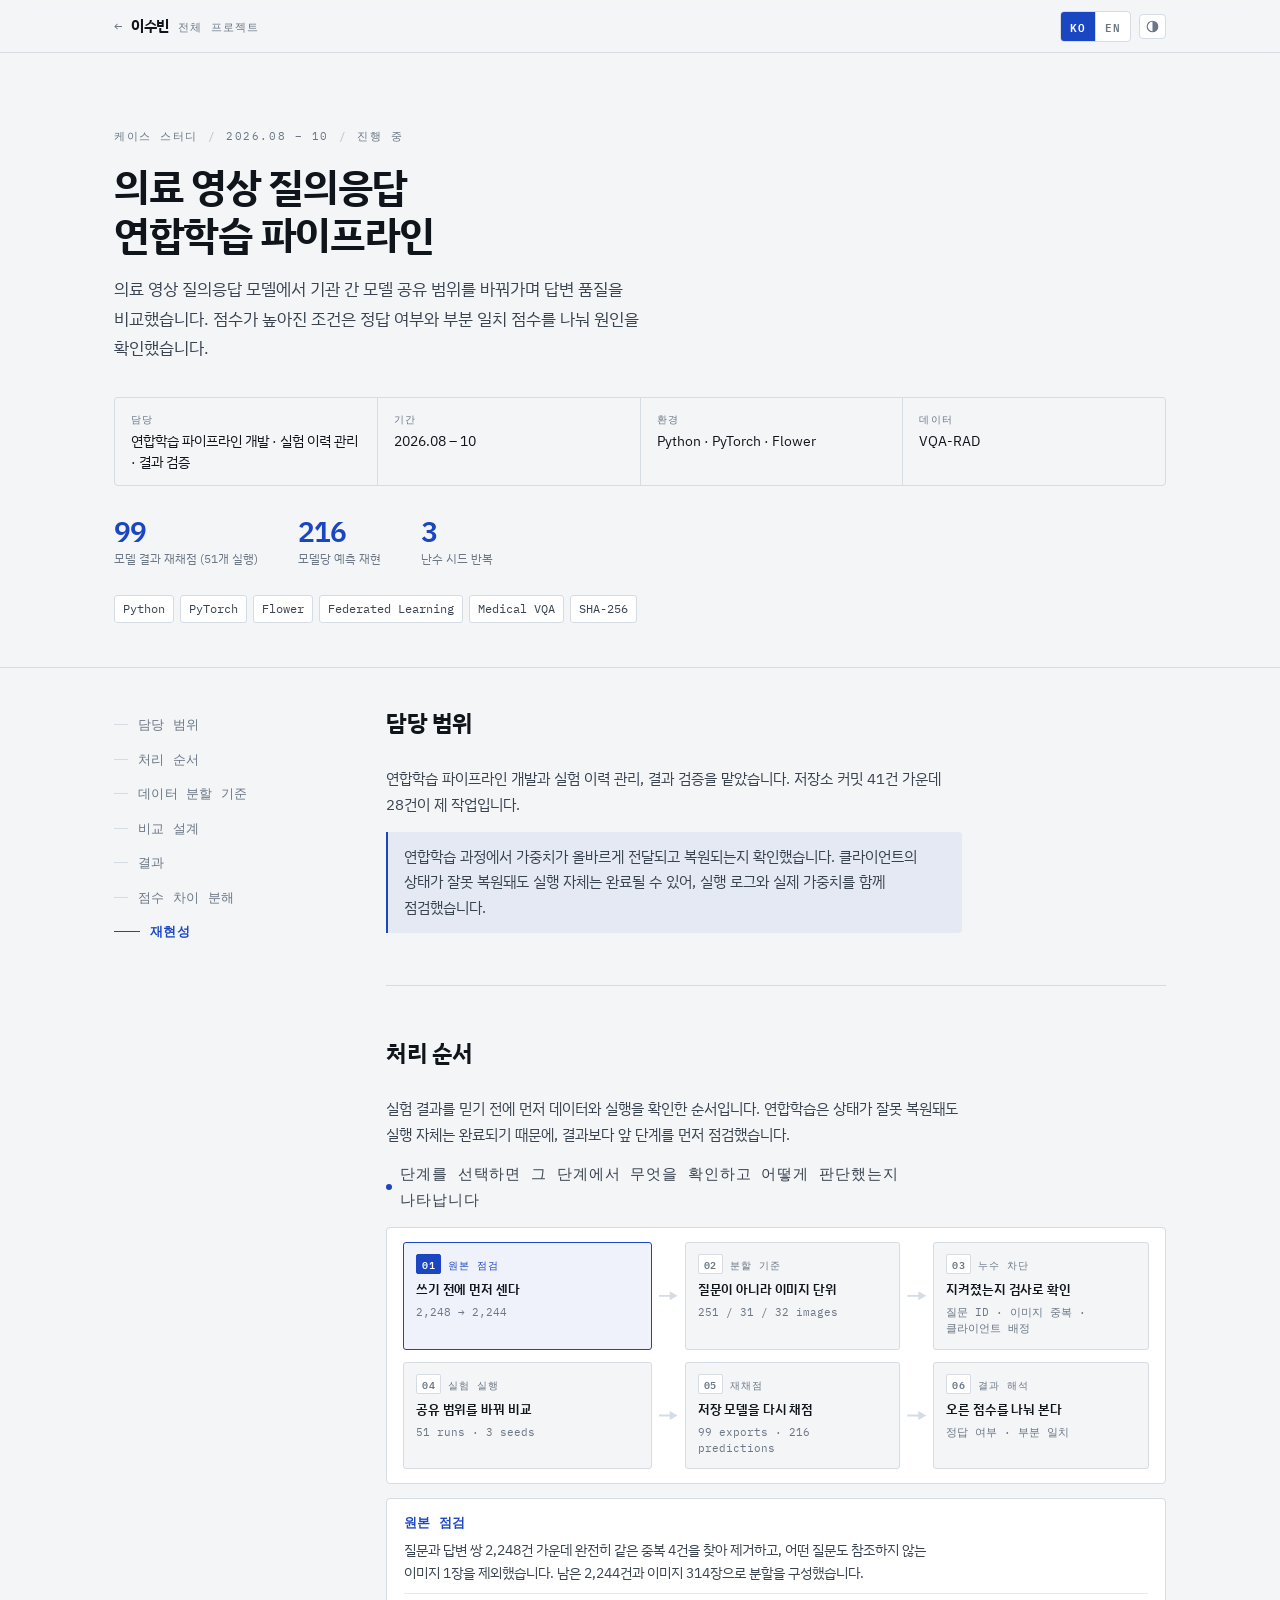
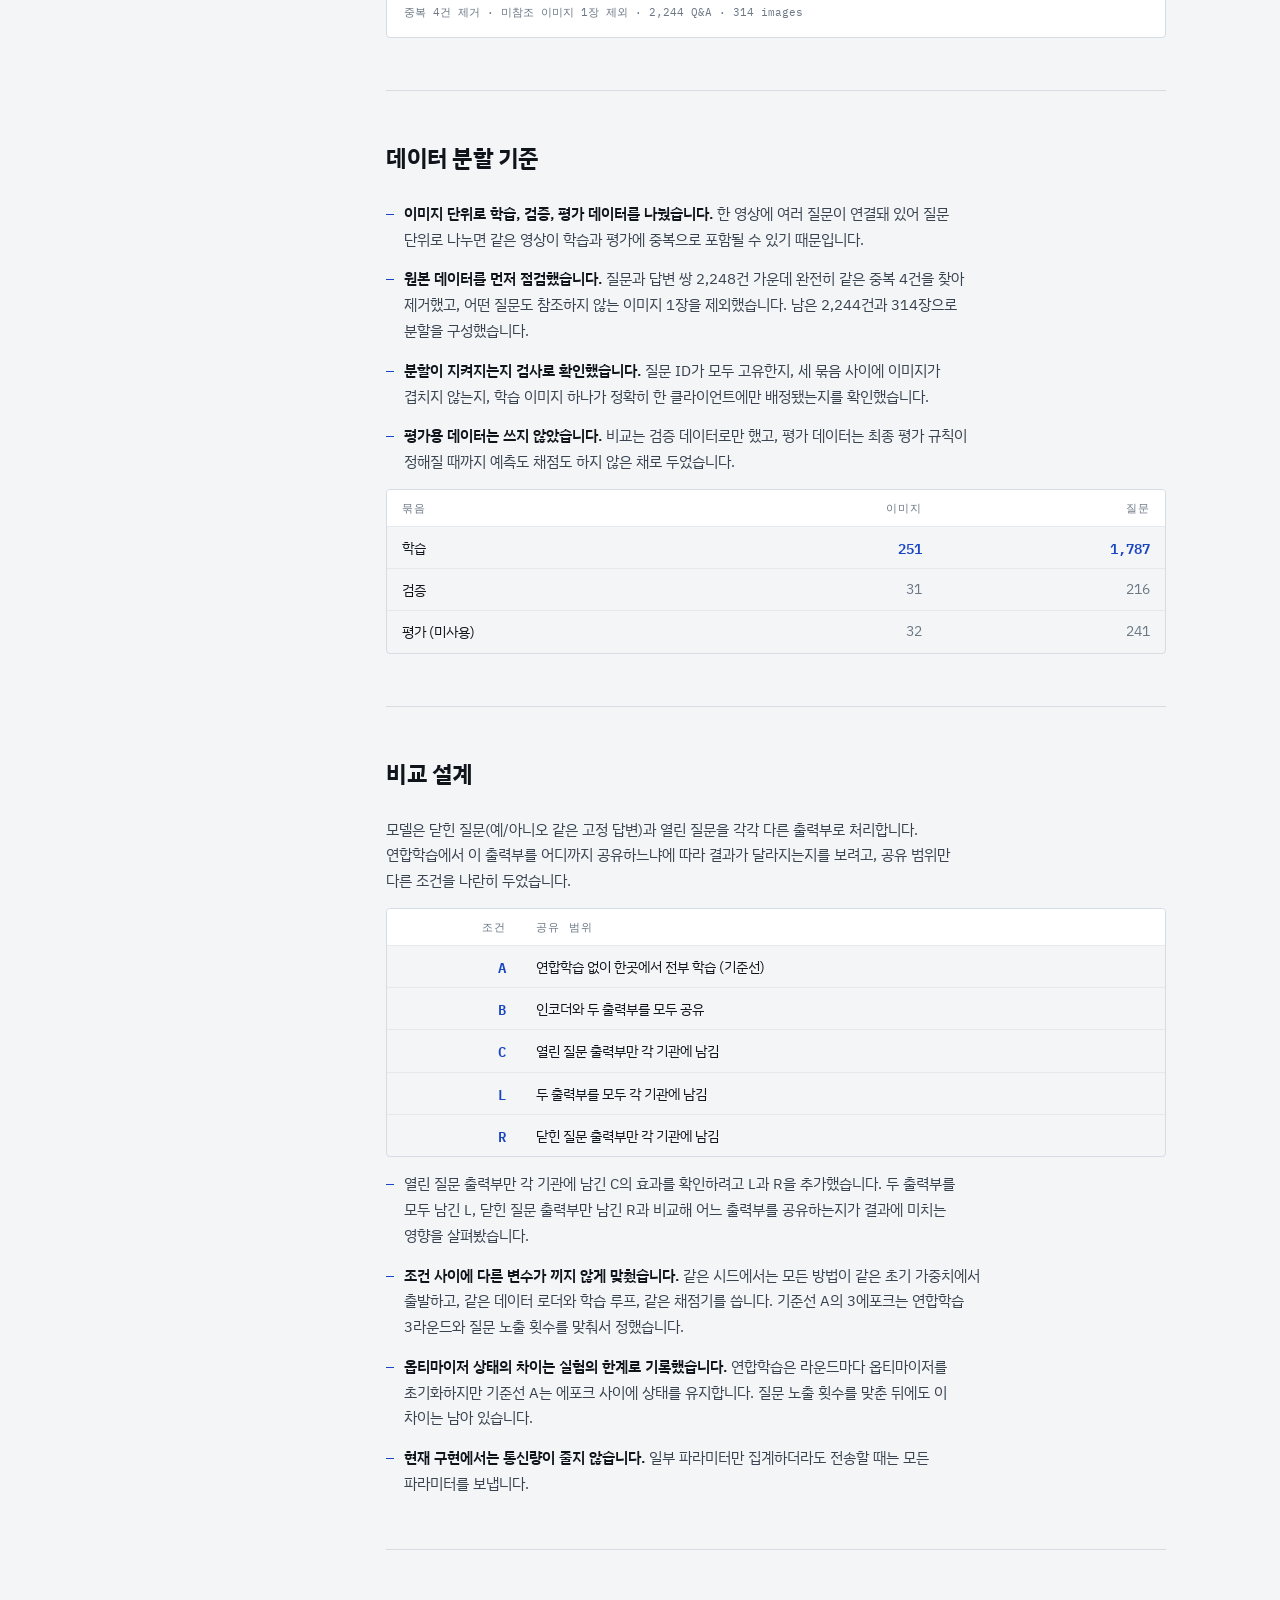
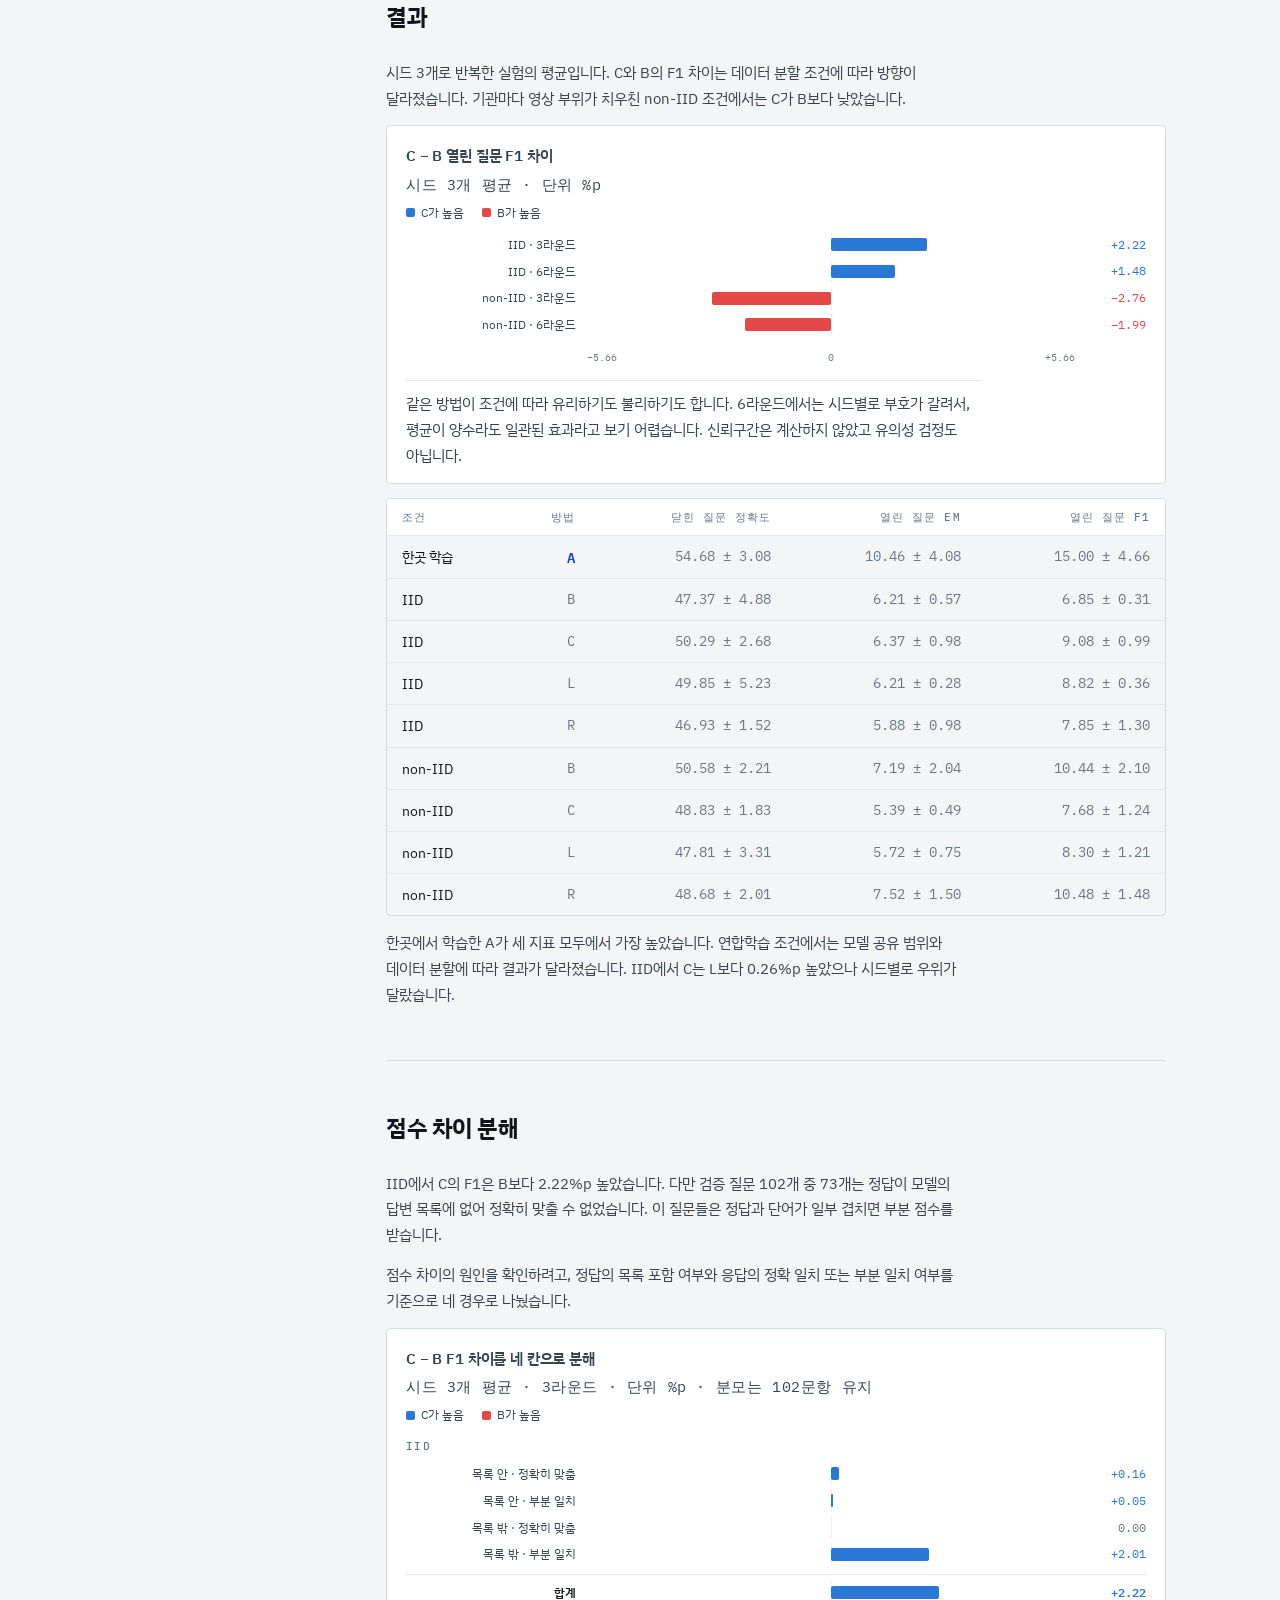
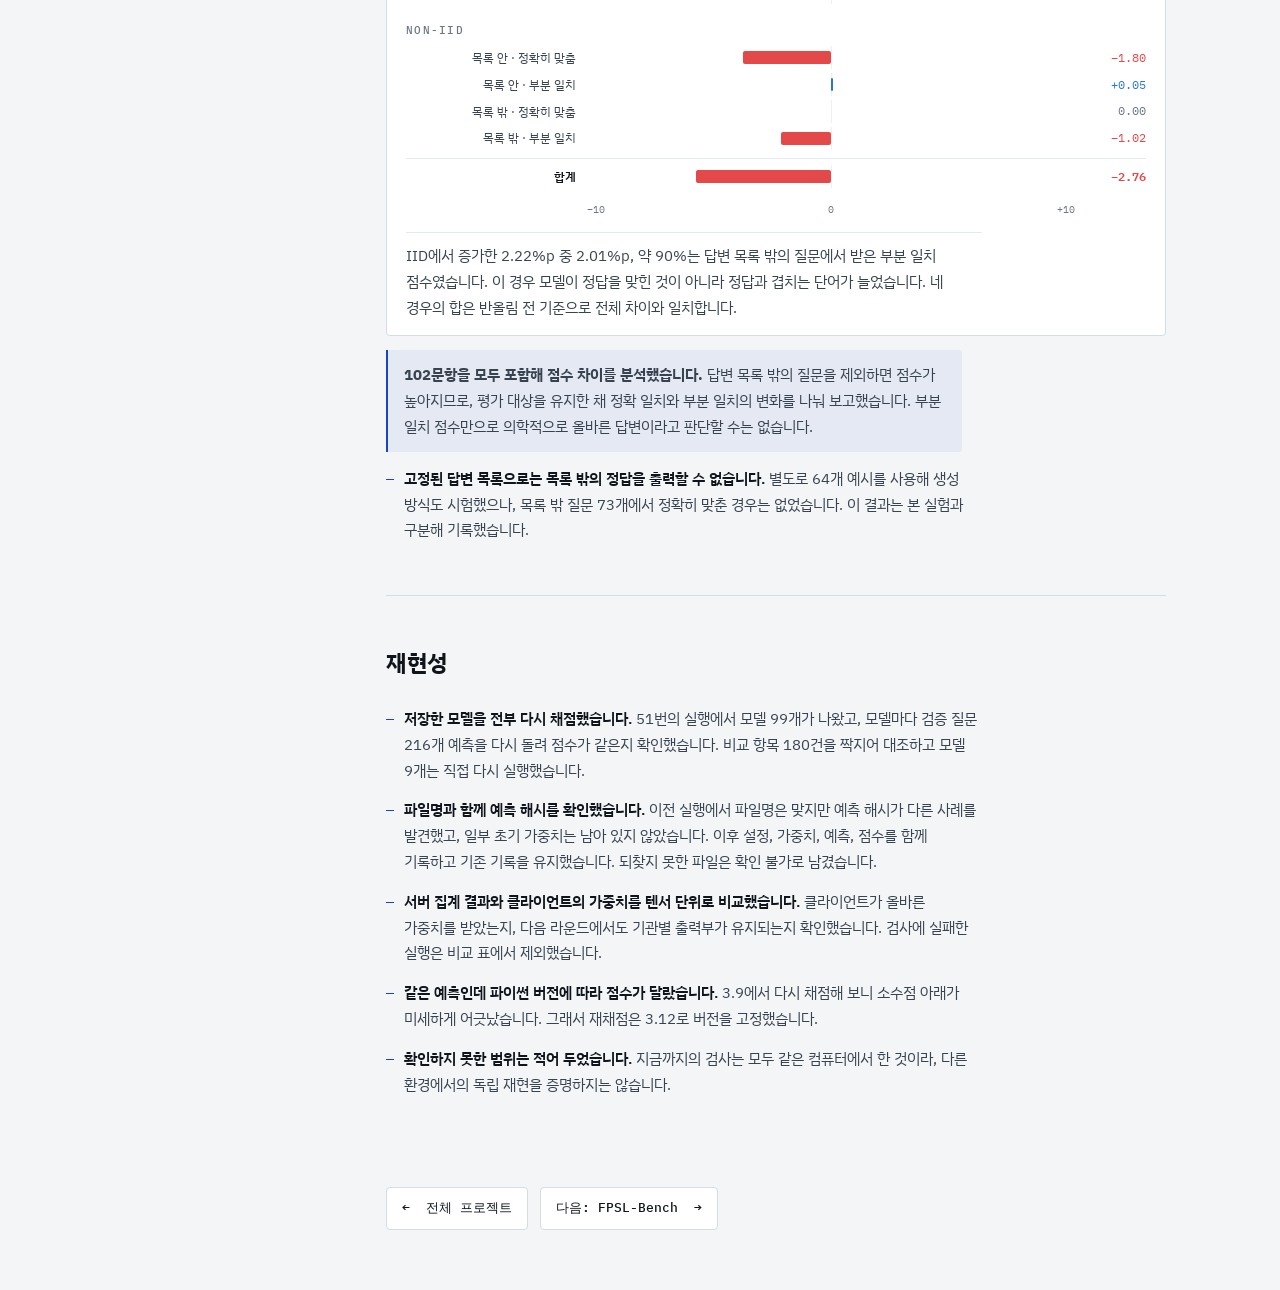
<file: projects/medical-vqa.html>
<!DOCTYPE html>
<html lang="ko">
<head>
<meta charset="utf-8">
<meta name="viewport" content="width=device-width, initial-scale=1">
<title>의료 영상 질의응답 연합학습 — 이수빈</title>
<meta name="description" content="연합학습이 의료 VQA 답변 품질에 미치는 영향을 비교한 연구. 올라간 점수를 분해해 어디서 왔는지 확인하고, 모든 결과를 다시 채점할 수 있게 만들었습니다.">
<link rel="preconnect" href="https://fonts.googleapis.com">
<link rel="preconnect" href="https://fonts.gstatic.com" crossorigin>
<link rel="stylesheet" href="https://fonts.googleapis.com/css2?family=IBM+Plex+Mono:wght@400;500;600&family=IBM+Plex+Sans+KR:wght@400;500;600;700&display=swap">
<link rel="stylesheet" href="../assets/style.css">
<link rel="icon" href="../assets/favicon.svg" type="image/svg+xml">
<link rel="apple-touch-icon" href="../assets/apple-touch-icon.png">
<meta name="theme-color" content="#1B46C2">
</head>
<body>

<header class="topbar">
  <div class="wrap bar-inner">
    <a class="brand" href="../index.html">
      <span class="brand-back" aria-hidden="true">←</span>
      <span class="brand-name"><span class="ko">이수빈</span><span class="en">Suebin Lee</span></span>
      <span class="brand-alt"><span class="ko">전체 프로젝트</span><span class="en">All projects</span></span>
    </a>
    <div class="utils">
      <div class="seg" role="group" aria-label="Language">
        <button type="button" data-lang-set="ko" aria-pressed="true">KO</button>
        <button type="button" data-lang-set="en" aria-pressed="false">EN</button>
      </div>
      <button class="icon-btn" id="themeBtn" type="button" aria-label="Toggle theme">
        <svg viewBox="0 0 16 16" aria-hidden="true"><circle cx="8" cy="8" r="6.5" fill="none" stroke="currentColor" stroke-width="1.4"/><path d="M8 1.5a6.5 6.5 0 0 1 0 13z" fill="currentColor"/></svg>
      </button>
    </div>
  </div>
</header>

<header class="case-head">
  <div class="wrap">
    <p class="case-eyebrow">
      <span class="ko">케이스 스터디</span><span class="en">Case study</span>
      <span class="sep">/</span>
      <span>2026.08 – 10</span>
      <span class="sep">/</span>
      <span class="ko">진행 중</span><span class="en">in progress</span>
    </p>
    <h1>
      <span class="ko">의료 영상 질의응답 연합학습 파이프라인</span>
      <span class="en">Medical VQA Federated Learning Pipeline</span>
    </h1>
    <p class="case-lede">
      <span class="ko">의료 영상 질의응답 모델에서 기관 간 모델 공유 범위를 바꿔가며 답변 품질을 비교했습니다. 점수가 높아진 조건은 정답 여부와 부분 일치 점수를 나눠 원인을 확인했습니다.</span>
      <span class="en">I compared answer quality in medical visual question answering by varying which model components were shared across institutions. Where scores increased, I separated exact matches from partial matches to examine the cause.</span>
    </p>

    <dl class="case-meta">
      <div>
        <dt><span class="ko">담당</span><span class="en">My scope</span></dt>
        <dd><span class="ko">연합학습 파이프라인 개발 · 실험 이력 관리 · 결과 검증</span><span class="en">Federated pipeline, experiment provenance, result verification</span></dd>
      </div>
      <div>
        <dt><span class="ko">기간</span><span class="en">Period</span></dt>
        <dd>2026.08 – 10</dd>
      </div>
      <div>
        <dt><span class="ko">환경</span><span class="en">Stack</span></dt>
        <dd>Python · PyTorch · Flower</dd>
      </div>
      <div>
        <dt><span class="ko">데이터</span><span class="en">Dataset</span></dt>
        <dd>VQA-RAD</dd>
      </div>
    </dl>

    <div class="kpis">
      <div class="kpi"><b>99</b><span><span class="ko">모델 결과 재채점 (51개 실행)</span><span class="en">model exports rescored, from 51 runs</span></span></div>
      <div class="kpi"><b>216</b><span><span class="ko">모델당 예측 재현</span><span class="en">predictions replayed per export</span></span></div>
      <div class="kpi"><b>3</b><span><span class="ko">난수 시드 반복</span><span class="en">seeds repeated</span></span></div>
    </div>

    <ul class="stack case-stack">
      <li>Python</li><li>PyTorch</li><li>Flower</li><li>Federated Learning</li><li>Medical VQA</li><li>SHA-256</li>
    </ul>
  </div>
</header>

<div class="wrap">
<div class="grid">

  <aside class="rail">
    <nav aria-label="Sections">
      <ul>
        <li><a href="#scope"><span class="ko">담당 범위</span><span class="en">Scope</span></a></li>
        <li><a href="#flow"><span class="ko">처리 순서</span><span class="en">How it moves</span></a></li>
        <li><a href="#split"><span class="ko">데이터 분할 기준</span><span class="en">Data splits</span></a></li>
        <li><a href="#design"><span class="ko">비교 설계</span><span class="en">Comparison design</span></a></li>
        <li><a href="#result"><span class="ko">결과</span><span class="en">Results</span></a></li>
        <li><a href="#decompose"><span class="ko">점수 차이 분해</span><span class="en">Decomposing the gain</span></a></li>
        <li><a href="#repro"><span class="ko">재현성</span><span class="en">Reproducibility</span></a></li>
      </ul>
    </nav>
  </aside>

  <main>

    <!-- scope -->
    <section id="scope" class="rv">
      <div class="sec-head"><h2><span class="ko">담당 범위</span><span class="en">Scope</span></h2></div>
      <div class="blk">
        <p class="ko">연합학습 파이프라인 개발과 실험 이력 관리, 결과 검증을 맡았습니다. 저장소 커밋 41건 가운데 28건이 제 작업입니다.</p>
        <p class="en">I worked on the federated pipeline, experiment provenance and result verification — 28 of the repository's 41 commits are mine.</p>
        <p class="note">
          <span class="ko">연합학습 과정에서 가중치가 올바르게 전달되고 복원되는지 확인했습니다. 클라이언트의 상태가 잘못 복원돼도 실행 자체는 완료될 수 있어, 실행 로그와 실제 가중치를 함께 점검했습니다.</span>
          <span class="en">Most of my time here went into <b>checking that a score belonged to the method it was filed under</b>. In federated training a server update can overwrite a local head or restore another client's state, producing a plausible score for the wrong method — and a “run succeeded” message will not tell you that.</span>
        </p>
      </div>
    </section>

    <!-- flow -->
    <section id="flow" class="rv">
      <div class="sec-head"><h2><span class="ko">처리 순서</span><span class="en">How the data moves</span></h2></div>
      <div class="blk">
        <p class="ko">실험 결과를 믿기 전에 먼저 데이터와 실행을 확인한 순서입니다. 연합학습은 상태가 잘못 복원돼도 실행 자체는 완료되기 때문에, 결과보다 앞 단계를 먼저 점검했습니다.</p>
        <p class="en">What had to be checked before any result could be trusted. A federated run completes even when client state is restored wrongly, so the stages before the result were verified first.</p>

        <div class="flow-wrap">
          <p class="dgm-hint">
            <span class="ko">단계를 선택하면 그 단계에서 무엇을 확인하고 어떻게 판단했는지 나타납니다</span>
            <span class="en">Select a stage to see what was checked there and how it was decided</span>
          </p>

          <ol class="flow">
            <li class="flow-step">
              <button type="button" class="flow-node" data-step="mv1" aria-expanded="true">
                <span class="flow-head">
                  <span class="flow-n">01</span>
                  <span class="flow-stage"><span class="ko">원본 점검</span><span class="en">Source</span></span>
                </span>
                <span class="flow-t"><span class="ko">쓰기 전에 먼저 센다</span><span class="en">Count it before using it</span></span>
                <span class="flow-m">2,248 → 2,244</span>
              </button>
            </li>
            <li class="flow-step">
              <button type="button" class="flow-node" data-step="mv2" aria-expanded="false">
                <span class="flow-head">
                  <span class="flow-n">02</span>
                  <span class="flow-stage"><span class="ko">분할 기준</span><span class="en">Split</span></span>
                </span>
                <span class="flow-t"><span class="ko">질문이 아니라 이미지 단위</span><span class="en">Split images, not questions</span></span>
                <span class="flow-m">251 / 31 / 32 images</span>
              </button>
            </li>
            <li class="flow-step">
              <button type="button" class="flow-node" data-step="mv3" aria-expanded="false">
                <span class="flow-head">
                  <span class="flow-n">03</span>
                  <span class="flow-stage"><span class="ko">누수 차단</span><span class="en">Leakage</span></span>
                </span>
                <span class="flow-t"><span class="ko">지켜졌는지 검사로 확인</span><span class="en">Verify the split held</span></span>
                <span class="flow-m">질문 ID · 이미지 중복 · 클라이언트 배정</span>
              </button>
            </li>
            <li class="flow-step">
              <button type="button" class="flow-node" data-step="mv4" aria-expanded="false">
                <span class="flow-head">
                  <span class="flow-n">04</span>
                  <span class="flow-stage"><span class="ko">실험 실행</span><span class="en">Runs</span></span>
                </span>
                <span class="flow-t"><span class="ko">공유 범위를 바꿔 비교</span><span class="en">Vary what gets shared</span></span>
                <span class="flow-m">51 runs · 3 seeds</span>
              </button>
            </li>
            <li class="flow-step">
              <button type="button" class="flow-node" data-step="mv5" aria-expanded="false">
                <span class="flow-head">
                  <span class="flow-n">05</span>
                  <span class="flow-stage"><span class="ko">재채점</span><span class="en">Rescore</span></span>
                </span>
                <span class="flow-t"><span class="ko">저장 모델을 다시 채점</span><span class="en">Score the saved models again</span></span>
                <span class="flow-m">99 exports · 216 predictions</span>
              </button>
            </li>
            <li class="flow-step">
              <button type="button" class="flow-node" data-step="mv6" aria-expanded="false">
                <span class="flow-head">
                  <span class="flow-n">06</span>
                  <span class="flow-stage"><span class="ko">결과 해석</span><span class="en">Decompose</span></span>
                </span>
                <span class="flow-t"><span class="ko">오른 점수를 나눠 본다</span><span class="en">Split the gain apart</span></span>
                <span class="flow-m">정답 여부 · 부분 일치</span>
              </button>
            </li>
          </ol>

          <div class="flow-info" aria-live="polite">
            <div data-step-for="mv1">
              <h4>원본 점검</h4>
              <p class="ko">질문과 답변 쌍 2,248건 가운데 완전히 같은 중복 4건을 찾아 제거하고, 어떤 질문도 참조하지 않는 이미지 1장을 제외했습니다. 남은 2,244건과 이미지 314장으로 분할을 구성했습니다.</p>
              <p class="en">Of 2,248 question-answer pairs, 4 exact duplicates were removed and one image referenced by no question was dropped, leaving 2,244 pairs over 314 images to split.</p>
              <span class="grain">중복 4건 제거 · 미참조 이미지 1장 제외 · 2,244 Q&A · 314 images</span>
            </div>

            <div data-step-for="mv2" hidden>
              <h4>분할 기준</h4>
              <p class="ko">학습, 검증, 평가 데이터를 이미지 단위로 나눴습니다. 한 영상에 여러 질문이 연결돼 있어 질문 단위로 나누면 같은 영상이 학습과 평가에 중복으로 들어갈 수 있습니다. 학습 251장 1,787문항, 검증 31장 216문항, 평가 32장 241문항으로 나눴습니다.</p>
              <p class="en">Train, validation and test were split at the image level. One scan carries several questions, so splitting by question lets the same scan appear in both training and evaluation. The result: 251 images and 1,787 questions for training, 31 and 216 for validation, 32 and 241 held out.</p>
              <span class="grain">train 251 / 1,787 · val 31 / 216 · test 32 / 241</span>
            </div>

            <div data-step-for="mv3" hidden>
              <h4>누수 차단</h4>
              <p class="ko">분할이 실제로 지켜지는지 검사로 확인했습니다. 질문 ID가 모두 고유한지, 세 묶음 사이에 이미지가 겹치지 않는지, 학습 이미지 하나가 정확히 한 클라이언트에만 배정됐는지를 점검했습니다. 평가 데이터는 최종 평가 규칙이 정해질 때까지 예측도 채점도 하지 않은 채로 두고, 비교는 검증 데이터로만 했습니다.</p>
              <p class="en">Checks confirmed the split actually held: that question IDs are unique, that no image appears in more than one of the three sets, and that each training image is assigned to exactly one client. The test set was left unpredicted and unscored until the final evaluation rule was settled, and all comparison ran on validation.</p>
              <span class="grain">ID 고유성 · 묶음 간 이미지 비중복 · 이미지당 클라이언트 1 · test 미사용</span>
            </div>

            <div data-step-for="mv4" hidden>
              <h4>실험 실행</h4>
              <p class="ko">기관 간 모델 공유 범위를 바꿔가며 답변 품질을 비교했습니다. 난수 시드를 3개로 반복해 한 번의 실행으로 결론이 나지 않도록 했습니다. 저장소 커밋 41건 가운데 28건이 제 작업입니다.</p>
              <p class="en">Answer quality was compared while varying how much of the model is shared between institutions, repeated across three random seeds so no conclusion rests on a single run. Of 41 commits in the repository, 28 are mine.</p>
              <span class="grain">실행 51 · 시드 3 · 커밋 28 / 41</span>
            </div>

            <div data-step-for="mv5" hidden>
              <h4>재채점</h4>
              <p class="ko">연합학습은 클라이언트 상태가 잘못 복원돼도 실행 자체는 완료될 수 있어서, 실행 로그와 실제 가중치를 함께 점검했습니다. 51개 실행에서 나온 모델 결과 99개를 공통 평가기로 다시 채점하고, 모델마다 예측 216건을 재현했습니다.</p>
              <p class="en">A federated run can complete even when client state is restored incorrectly, so run logs were checked against the actual weights. The 99 model exports from 51 runs were rescored through a shared evaluator, replaying 216 predictions per export.</p>
              <span class="grain">99 exports 재채점 · 216 예측/모델 · 로그와 가중치 교차 점검</span>
            </div>

            <div data-step-for="mv6" hidden>
              <h4>결과 해석</h4>
              <p class="ko">점수가 높아진 조건은 그대로 받아들이지 않고 정답 여부와 부분 일치 점수를 나눠 어느 쪽이 올랐는지 확인했습니다. 데이터 분포에 따라 효과의 부호가 바뀌는 구간도 함께 기록했습니다.</p>
              <p class="en">Where a score improved, the figure was not taken at face value: exact correctness and partial-match credit were separated to see which of the two had risen. Conditions where the effect changes sign with the data partition were recorded alongside.</p>
              <span class="grain">정답 여부 / 부분 일치 분해 · 분포별 부호 변화 기록</span>
            </div>
          </div>
        </div>
      </div>
    </section>

    <!-- split -->
    <section id="split" class="rv">
      <div class="sec-head"><h2><span class="ko">데이터 분할 기준</span><span class="en">Splitting images, not questions</span></h2></div>
      <div class="blk">
        <ul class="bul">
          <li class="ko"><b>이미지 단위로 학습, 검증, 평가 데이터를 나눴습니다.</b> 한 영상에 여러 질문이 연결돼 있어 질문 단위로 나누면 같은 영상이 학습과 평가에 중복으로 포함될 수 있기 때문입니다.</li>
          <li class="en"><b>Each image carries several questions.</b> Splitting by question puts the same X-ray into training, validation and test at once, so an image the model is meant to be seeing for the first time has already been trained on. The split is therefore <b>by image</b>, not by question.</li>

          <li class="ko"><b>원본 데이터를 먼저 점검했습니다.</b> 질문과 답변 쌍 2,248건 가운데 완전히 같은 중복 4건을 찾아 제거했고, 어떤 질문도 참조하지 않는 이미지 1장을 제외했습니다. 남은 2,244건과 314장으로 분할을 구성했습니다.</li>
          <li class="en"><b>The source was audited first.</b> Four exact duplicate question–answer instances were found among 2,248 pairs and removed, along with one image no question referenced — leaving 2,244 pairs across 314 images to partition.</li>

          <li class="ko"><b>분할이 지켜지는지 검사로 확인했습니다.</b> 질문 ID가 모두 고유한지, 세 묶음 사이에 이미지가 겹치지 않는지, 학습 이미지 하나가 정확히 한 클라이언트에만 배정됐는지를 확인했습니다.</li>
          <li class="en"><b>Checks confirmed the split holds:</b> question IDs unique, no image shared between the three sets, and exactly one client assignment per training image.</li>

          <li class="ko"><b>평가용 데이터는 쓰지 않았습니다.</b> 비교는 검증 데이터로만 했고, 평가 데이터는 최종 평가 규칙이 정해질 때까지 예측도 채점도 하지 않은 채로 두었습니다.</li>
          <li class="en"><b>Test data stayed untouched.</b> All comparisons ran on validation; test was neither predicted nor scored, pending an agreed final evaluation protocol.</li>
        </ul>

        <div class="tbl-wrap">
          <table class="data">
            <thead>
              <tr>
                <th><span class="ko">묶음</span><span class="en">Split</span></th>
                <th style="text-align:right"><span class="ko">이미지</span><span class="en">Images</span></th>
                <th style="text-align:right"><span class="ko">질문</span><span class="en">Questions</span></th>
              </tr>
            </thead>
            <tbody>
              <tr><td><span class="ko">학습</span><span class="en">Train</span></td><td class="n to">251</td><td class="n to">1,787</td></tr>
              <tr><td><span class="ko">검증</span><span class="en">Validation</span></td><td class="n">31</td><td class="n">216</td></tr>
              <tr><td><span class="ko">평가 (미사용)</span><span class="en">Test (unused)</span></td><td class="n">32</td><td class="n">241</td></tr>
            </tbody>
          </table>
        </div>
      </div>
    </section>

    <!-- design -->
    <section id="design" class="rv">
      <div class="sec-head"><h2><span class="ko">비교 설계</span><span class="en">Comparison design</span></h2></div>
      <div class="blk">
        <p class="ko">모델은 닫힌 질문(예/아니오 같은 고정 답변)과 열린 질문을 각각 다른 출력부로 처리합니다. 연합학습에서 이 출력부를 어디까지 공유하느냐에 따라 결과가 달라지는지를 보려고, 공유 범위만 다른 조건을 나란히 두었습니다.</p>
        <p class="en">The model answers closed questions (fixed answers such as yes/no) and open questions through separate heads. To see whether how much of that is shared changes the outcome, the conditions differ only in sharing policy.</p>

        <div class="tbl-wrap">
          <table class="data">
            <thead>
              <tr>
                <th style="text-align:right"><span class="ko">조건</span><span class="en">Method</span></th>
                <th><span class="ko">공유 범위</span><span class="en">What is shared</span></th>
              </tr>
            </thead>
            <tbody>
              <tr><td class="n to">A</td><td><span class="ko">연합학습 없이 한곳에서 전부 학습 (기준선)</span><span class="en">Centralised training on all data (baseline)</span></td></tr>
              <tr><td class="n to">B</td><td><span class="ko">인코더와 두 출력부를 모두 공유</span><span class="en">Encoder and both heads shared</span></td></tr>
              <tr><td class="n to">C</td><td><span class="ko">열린 질문 출력부만 각 기관에 남김</span><span class="en">Open head kept local to each client</span></td></tr>
              <tr><td class="n to">L</td><td><span class="ko">두 출력부를 모두 각 기관에 남김</span><span class="en">Both heads kept local</span></td></tr>
              <tr><td class="n to">R</td><td><span class="ko">닫힌 질문 출력부만 각 기관에 남김</span><span class="en">Closed head kept local</span></td></tr>
            </tbody>
          </table>
        </div>

        <ul class="bul">
          <li class="ko">열린 질문 출력부만 각 기관에 남긴 C의 효과를 확인하려고 L과 R을 추가했습니다. 두 출력부를 모두 남긴 L, 닫힌 질문 출력부만 남긴 R과 비교해 어느 출력부를 공유하는지가 결과에 미치는 영향을 살펴봤습니다.</li>
          <li class="en"><b>L and R exist to make C interpretable.</b> If C beats B, that alone cannot tell you whether keeping the <em>open</em> head local mattered or whether keeping <em>anything</em> local would do. Running both-local (L) and the opposite-only case (R) is what separates them.</li>

          <li class="ko"><b>조건 사이에 다른 변수가 끼지 않게 맞췄습니다.</b> 같은 시드에서는 모든 방법이 같은 초기 가중치에서 출발하고, 같은 데이터 로더와 학습 루프, 같은 채점기를 씁니다. 기준선 A의 3에포크는 연합학습 3라운드와 질문 노출 횟수를 맞춰서 정했습니다.</li>
          <li class="en"><b>Nothing else was allowed to vary.</b> Within a seed every method starts from the same initial checkpoint and uses the same loader, training loop and scorer. The baseline's three epochs match the three question exposures of three-round federated training.</li>

          <li class="ko"><b>옵티마이저 상태의 차이는 실험의 한계로 기록했습니다.</b> 연합학습은 라운드마다 옵티마이저를 초기화하지만 기준선 A는 에포크 사이에 상태를 유지합니다. 질문 노출 횟수를 맞춘 뒤에도 이 차이는 남아 있습니다.</li>
          <li class="en"><b>What could not be matched was written down.</b> Federated optimisers reset each round while the centralised baseline carries state across epochs. Matching question exposure does not erase that, so it is recorded as a remaining difference rather than a resolved one.</li>

          <li class="ko"><b>현재 구현에서는 통신량이 줄지 않습니다.</b> 일부 파라미터만 집계하더라도 전송할 때는 모든 파라미터를 보냅니다.</li>
          <li class="en"><b>Selective aggregation is not a communication saving.</b> Transport still carries every parameter group even when only some are aggregated, so it was not claimed as a benefit.</li>
        </ul>
      </div>
    </section>

    <!-- result -->
    <section id="result" class="rv">
      <div class="sec-head"><h2><span class="ko">결과</span><span class="en">Results</span></h2></div>
      <div class="blk">
        <p class="ko">시드 3개로 반복한 실험의 평균입니다. C와 B의 F1 차이는 데이터 분할 조건에 따라 방향이 달라졌습니다. 기관마다 영상 부위가 치우친 non-IID 조건에서는 C가 B보다 낮았습니다.</p>
        <p class="en">Means across three repeated seeds. Whether C beats B <b>changes sign with how the data is distributed</b>: under non-IID clients, where each institution's images skew to different body regions, C came out lower.</p>

        <div class="viz">
          <div class="viz-head">
            <p class="viz-title"><span class="ko">C − B 열린 질문 F1 차이</span><span class="en">C − B difference in open-question F1</span></p>
            <p class="viz-sub"><span class="ko">시드 3개 평균 · 단위 %p</span><span class="en">mean of 3 seeds · percentage points</span></p>
            <div class="viz-legend">
              <span><i style="background:var(--pos)"></i><span class="ko">C가 높음</span><span class="en">C higher</span></span>
              <span><i style="background:var(--neg)"></i><span class="ko">B가 높음</span><span class="en">B higher</span></span>
            </div>
          </div>
          <div class="bars">
            <div class="dv-row">
              <div class="dv-lab"><span class="ko">IID · 3라운드</span><span class="en">IID · 3 rounds</span></div>
              <div class="dv-plot"><div class="dv-axis"></div><div class="dv-bar" style="background:var(--pos);left:50%;width:19.6%"></div></div>
              <div class="dv-val p">+2.22</div>
            </div>
            <div class="dv-row">
              <div class="dv-lab"><span class="ko">IID · 6라운드</span><span class="en">IID · 6 rounds</span></div>
              <div class="dv-plot"><div class="dv-axis"></div><div class="dv-bar" style="background:var(--pos);left:50%;width:13.1%"></div></div>
              <div class="dv-val p">+1.48</div>
            </div>
            <div class="dv-row">
              <div class="dv-lab"><span class="ko">non-IID · 3라운드</span><span class="en">non-IID · 3 rounds</span></div>
              <div class="dv-plot"><div class="dv-axis"></div><div class="dv-bar" style="background:var(--neg);right:50%;width:24.4%"></div></div>
              <div class="dv-val n">−2.76</div>
            </div>
            <div class="dv-row">
              <div class="dv-lab"><span class="ko">non-IID · 6라운드</span><span class="en">non-IID · 6 rounds</span></div>
              <div class="dv-plot"><div class="dv-axis"></div><div class="dv-bar" style="background:var(--neg);right:50%;width:17.6%"></div></div>
              <div class="dv-val n">−1.99</div>
            </div>
          </div>
          <div class="dv-scale"><div></div><div><span>−5.66</span><span>0</span><span>+5.66</span></div><div></div></div>
          <p class="viz-foot">
            <span class="ko">같은 방법이 조건에 따라 유리하기도 불리하기도 합니다. 6라운드에서는 시드별로 부호가 갈려서, 평균이 양수라도 일관된 효과라고 보기 어렵습니다. 신뢰구간은 계산하지 않았고 유의성 검정도 아닙니다.</span>
            <span class="en">The same method helps in one setting and hurts in another. At six rounds the sign varied across seeds, so a positive mean is not a consistent effect. No confidence intervals were computed and these are not significance tests.</span>
          </p>
        </div>

        <div class="tbl-wrap">
          <table class="data">
            <thead>
              <tr>
                <th><span class="ko">조건</span><span class="en">Setting</span></th>
                <th style="text-align:right"><span class="ko">방법</span><span class="en">Method</span></th>
                <th style="text-align:right"><span class="ko">닫힌 질문 정확도</span><span class="en">Closed acc.</span></th>
                <th style="text-align:right"><span class="ko">열린 질문 EM</span><span class="en">Open EM</span></th>
                <th style="text-align:right"><span class="ko">열린 질문 F1</span><span class="en">Open F1</span></th>
              </tr>
            </thead>
            <tbody>
              <tr><td><span class="ko">한곳 학습</span><span class="en">Centralised</span></td><td class="n to">A</td><td class="n">54.68 ± 3.08</td><td class="n">10.46 ± 4.08</td><td class="n">15.00 ± 4.66</td></tr>
              <tr><td>IID</td><td class="n">B</td><td class="n">47.37 ± 4.88</td><td class="n">6.21 ± 0.57</td><td class="n">6.85 ± 0.31</td></tr>
              <tr><td>IID</td><td class="n">C</td><td class="n">50.29 ± 2.68</td><td class="n">6.37 ± 0.98</td><td class="n">9.08 ± 0.99</td></tr>
              <tr><td>IID</td><td class="n">L</td><td class="n">49.85 ± 5.23</td><td class="n">6.21 ± 0.28</td><td class="n">8.82 ± 0.36</td></tr>
              <tr><td>IID</td><td class="n">R</td><td class="n">46.93 ± 1.52</td><td class="n">5.88 ± 0.98</td><td class="n">7.85 ± 1.30</td></tr>
              <tr><td>non-IID</td><td class="n">B</td><td class="n">50.58 ± 2.21</td><td class="n">7.19 ± 2.04</td><td class="n">10.44 ± 2.10</td></tr>
              <tr><td>non-IID</td><td class="n">C</td><td class="n">48.83 ± 1.83</td><td class="n">5.39 ± 0.49</td><td class="n">7.68 ± 1.24</td></tr>
              <tr><td>non-IID</td><td class="n">L</td><td class="n">47.81 ± 3.31</td><td class="n">5.72 ± 0.75</td><td class="n">8.30 ± 1.21</td></tr>
              <tr><td>non-IID</td><td class="n">R</td><td class="n">48.68 ± 2.01</td><td class="n">7.52 ± 1.50</td><td class="n">10.48 ± 1.48</td></tr>
            </tbody>
          </table>
        </div>

        <p class="ko">한곳에서 학습한 A가 세 지표 모두에서 가장 높았습니다. 연합학습 조건에서는 모델 공유 범위와 데이터 분할에 따라 결과가 달라졌습니다. IID에서 C는 L보다 0.26%p 높았으나 시드별로 우위가 달랐습니다.</p>
        <p class="en">Centralised A scored highest on all three metrics. The finding is not that federated training wins, but that <b>changing the sharing policy produces condition-dependent results</b>. Under IID, C led L by 0.26 points with seeds pointing in different directions.</p>
      </div>
    </section>

    <!-- decompose -->
    <section id="decompose" class="rv">
      <div class="sec-head"><h2><span class="ko">점수 차이 분해</span><span class="en">Breaking down the gain</span></h2></div>
      <div class="blk">
        <p class="ko">IID에서 C의 F1은 B보다 2.22%p 높았습니다. 다만 검증 질문 102개 중 73개는 정답이 모델의 답변 목록에 없어 정확히 맞출 수 없었습니다. 이 질문들은 정답과 단어가 일부 겹치면 부분 점수를 받습니다.</p>
        <p class="en">Under IID, C scored 2.22 points higher than B. Stopping there reads as “keeping the open head local helps.” But <b>73 of the 102 validation questions have a gold answer outside the list the model can choose from</b> — they cannot be answered exactly, and earn credit only for partial word overlap.</p>
        <p class="ko">점수 차이의 원인을 확인하려고, 정답의 목록 포함 여부와 응답의 정확 일치 또는 부분 일치 여부를 기준으로 네 경우로 나눴습니다.</p>
        <p class="en">So the difference was split four ways: whether the gold answer was inside or outside the list, and whether the match was exact or partial overlap.</p>

        <div class="viz">
          <div class="viz-head">
            <p class="viz-title"><span class="ko">C − B F1 차이를 네 칸으로 분해</span><span class="en">The C − B F1 difference, split four ways</span></p>
            <p class="viz-sub"><span class="ko">시드 3개 평균 · 3라운드 · 단위 %p · 분모는 102문항 유지</span><span class="en">mean of 3 seeds · 3 rounds · percentage points · full 102-question denominator</span></p>
            <div class="viz-legend">
              <span><i style="background:var(--pos)"></i><span class="ko">C가 높음</span><span class="en">C higher</span></span>
              <span><i style="background:var(--neg)"></i><span class="ko">B가 높음</span><span class="en">B higher</span></span>
            </div>
          </div>

          <div class="viz-split">
            <div>
              <h5>IID</h5>
              <div class="bars">
                <div class="dv-row"><div class="dv-lab"><span class="ko">목록 안 · 정확히 맞춤</span><span class="en">inside list · exact</span></div><div class="dv-plot"><div class="dv-axis"></div><div class="dv-bar" style="background:var(--pos);left:50%;width:1.6%"></div></div><div class="dv-val p">+0.16</div></div>
                <div class="dv-row"><div class="dv-lab"><span class="ko">목록 안 · 부분 일치</span><span class="en">inside list · partial</span></div><div class="dv-plot"><div class="dv-axis"></div><div class="dv-bar" style="background:var(--pos);left:50%;width:0.5%"></div></div><div class="dv-val p">+0.05</div></div>
                <div class="dv-row"><div class="dv-lab"><span class="ko">목록 밖 · 정확히 맞춤</span><span class="en">outside list · exact</span></div><div class="dv-plot"><div class="dv-axis"></div></div><div class="dv-val" style="color:var(--muted)">0.00</div></div>
                <div class="dv-row"><div class="dv-lab"><span class="ko">목록 밖 · 부분 일치</span><span class="en">outside list · partial</span></div><div class="dv-plot"><div class="dv-axis"></div><div class="dv-bar" style="background:var(--pos);left:50%;width:20.1%"></div></div><div class="dv-val p">+2.01</div></div>
                <div class="dv-row total"><div class="dv-lab"><span class="ko">합계</span><span class="en">total</span></div><div class="dv-plot"><div class="dv-axis"></div><div class="dv-bar" style="background:var(--pos);left:50%;width:22.2%"></div></div><div class="dv-val p">+2.22</div></div>
              </div>
            </div>

            <div>
              <h5>non-IID</h5>
              <div class="bars">
                <div class="dv-row"><div class="dv-lab"><span class="ko">목록 안 · 정확히 맞춤</span><span class="en">inside list · exact</span></div><div class="dv-plot"><div class="dv-axis"></div><div class="dv-bar" style="background:var(--neg);right:50%;width:18.0%"></div></div><div class="dv-val n">−1.80</div></div>
                <div class="dv-row"><div class="dv-lab"><span class="ko">목록 안 · 부분 일치</span><span class="en">inside list · partial</span></div><div class="dv-plot"><div class="dv-axis"></div><div class="dv-bar" style="background:var(--pos);left:50%;width:0.5%"></div></div><div class="dv-val p">+0.05</div></div>
                <div class="dv-row"><div class="dv-lab"><span class="ko">목록 밖 · 정확히 맞춤</span><span class="en">outside list · exact</span></div><div class="dv-plot"><div class="dv-axis"></div></div><div class="dv-val" style="color:var(--muted)">0.00</div></div>
                <div class="dv-row"><div class="dv-lab"><span class="ko">목록 밖 · 부분 일치</span><span class="en">outside list · partial</span></div><div class="dv-plot"><div class="dv-axis"></div><div class="dv-bar" style="background:var(--neg);right:50%;width:10.2%"></div></div><div class="dv-val n">−1.02</div></div>
                <div class="dv-row total"><div class="dv-lab"><span class="ko">합계</span><span class="en">total</span></div><div class="dv-plot"><div class="dv-axis"></div><div class="dv-bar" style="background:var(--neg);right:50%;width:27.6%"></div></div><div class="dv-val n">−2.76</div></div>
              </div>
            </div>
          </div>

          <div class="dv-scale"><div></div><div><span>−10</span><span>0</span><span>+10</span></div><div></div></div>

          <p class="viz-foot">
            <span class="ko">IID에서 증가한 2.22%p 중 2.01%p, 약 90%는 답변 목록 밖의 질문에서 받은 부분 일치 점수였습니다. 이 경우 모델이 정답을 맞힌 것이 아니라 정답과 겹치는 단어가 늘었습니다. 네 경우의 합은 반올림 전 기준으로 전체 차이와 일치합니다.</span>
            <span class="en">Of the 2.22-point IID gain, <b>2.01 points — about 90% — sit in “outside list · partial”</b>: not answers the model got right, but more word overlap on questions it could not get right. The four cells sum to the total before rounding.</span>
          </p>
        </div>

        <p class="note">
          <span class="ko"><b>102문항을 모두 포함해 점수 차이를 분석했습니다.</b> 답변 목록 밖의 질문을 제외하면 점수가 높아지므로, 평가 대상을 유지한 채 정확 일치와 부분 일치의 변화를 나눠 보고했습니다. 부분 일치 점수만으로 의학적으로 올바른 답변이라고 판단할 수는 없습니다.</span>
          <span class="en">That is why the number was not reported as a win. Dropping the out-of-list questions from the denominator would raise the score, but it would do so by deleting the questions the model cannot answer. <b>All 102 questions stayed in scoring</b> and the difference was decomposed instead. Word overlap is not evidence of clinical correctness.</span>
        </p>

        <ul class="bul">
          <li class="ko"><b>고정된 답변 목록으로는 목록 밖의 정답을 출력할 수 없습니다.</b> 별도로 64개 예시를 사용해 생성 방식도 시험했으나, 목록 밖 질문 73개에서 정확히 맞춘 경우는 없었습니다. 이 결과는 본 실험과 구분해 기록했습니다.</li>
          <li class="en"><b>More training does not fix this.</b> An answer absent from the list cannot be produced by training longer. A separate 64-example generative pilot was run, and it produced no exact matches on those 73 questions — a result kept separate from the main experiments rather than folded into them.</li>
        </ul>
      </div>
    </section>

    <!-- repro -->
    <section id="repro" class="rv">
      <div class="sec-head"><h2><span class="ko">재현성</span><span class="en">Reproducibility</span></h2></div>
      <div class="blk">
        <ul class="bul">
          <li class="ko"><b>저장한 모델을 전부 다시 채점했습니다.</b> 51번의 실행에서 모델 99개가 나왔고, 모델마다 검증 질문 216개 예측을 다시 돌려 점수가 같은지 확인했습니다. 비교 항목 180건을 짝지어 대조하고 모델 9개는 직접 다시 실행했습니다.</li>
          <li class="en"><b>Every export was rescored.</b> The 99 models produced by 51 runs were saved, and each was replayed over all 216 validation questions to confirm the scores still matched. 180 paired comparison entries were reconciled and nine models were re-run directly.</li>

          <li class="ko"><b>파일명과 함께 예측 해시를 확인했습니다.</b> 이전 실행에서 파일명은 맞지만 예측 해시가 다른 사례를 발견했고, 일부 초기 가중치는 남아 있지 않았습니다. 이후 설정, 가중치, 예측, 점수를 함께 기록하고 기존 기록을 유지했습니다. 되찾지 못한 파일은 확인 불가로 남겼습니다.</li>
          <li class="en"><b>Filenames were not accepted as evidence.</b> One earlier run had the right filename but a prediction hash that did not match, and some initial checkpoints no longer existed. Records now link settings, weights, predictions and scores without overwriting earlier ones, and files that could not be recovered are <b>left marked unavailable rather than reconstructed.</b></li>

          <li class="ko"><b>서버 집계 결과와 클라이언트의 가중치를 텐서 단위로 비교했습니다.</b> 클라이언트가 올바른 가중치를 받았는지, 다음 라운드에서도 기관별 출력부가 유지되는지 확인했습니다. 검사에 실패한 실행은 비교 표에서 제외했습니다.</li>
          <li class="en"><b>Values the server sent were checked tensor by tensor</b> — whether aggregation was computed correctly and whether each client received the weights it should have. Continuity of each client's local head across rounds was verified from the values rather than from a “restored” flag, and runs that failed these checks were excluded from the comparison table.</li>

          <li class="ko"><b>같은 예측인데 파이썬 버전에 따라 점수가 달랐습니다.</b> 3.9에서 다시 채점해 보니 소수점 아래가 미세하게 어긋났습니다. 그래서 재채점은 3.12로 버전을 고정했습니다.</li>
          <li class="en"><b>A floating-point mismatch surfaced across Python versions.</b> Rescoring under 3.9 produced slightly different values, so strict rescoring is pinned to 3.12.</li>

          <li class="ko"><b>확인하지 못한 범위는 적어 두었습니다.</b> 지금까지의 검사는 모두 같은 컴퓨터에서 한 것이라, 다른 환경에서의 독립 재현을 증명하지는 않습니다.</li>
          <li class="en"><b>The unverified scope is stated.</b> All of these checks ran on the same machine, so they do not establish independent reproduction elsewhere.</li>
        </ul>
      </div>
    </section>

    <div class="case-foot">
      <a class="btn" href="../index.html">←&nbsp;<span class="ko">전체 프로젝트</span><span class="en">All projects</span></a>
      <a class="btn" href="fpsl-bench.html"><span class="ko">다음: FPSL-Bench</span><span class="en">Next: FPSL-Bench</span>&nbsp;→</a>
    </div>
  </main>
</div>
</div>

<script src="../assets/app.js"></script>
</body>
</html>
</file>
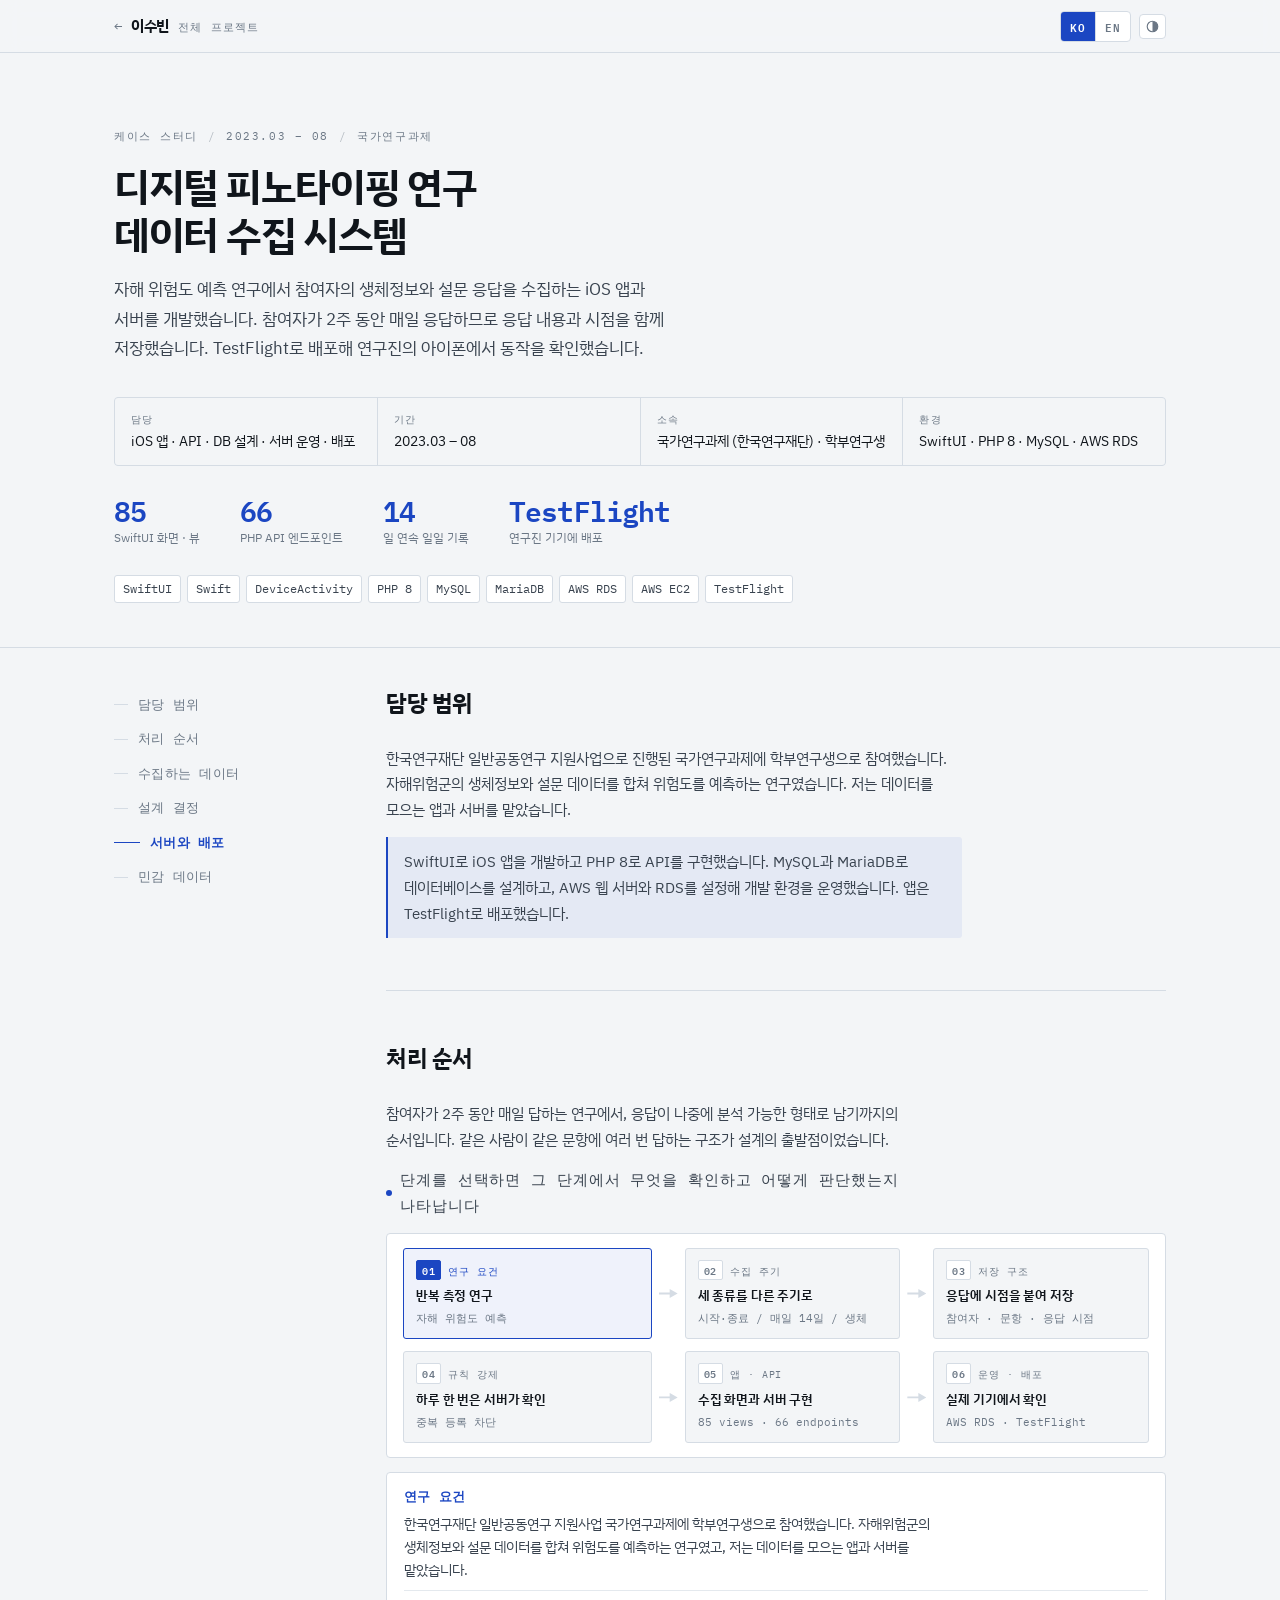
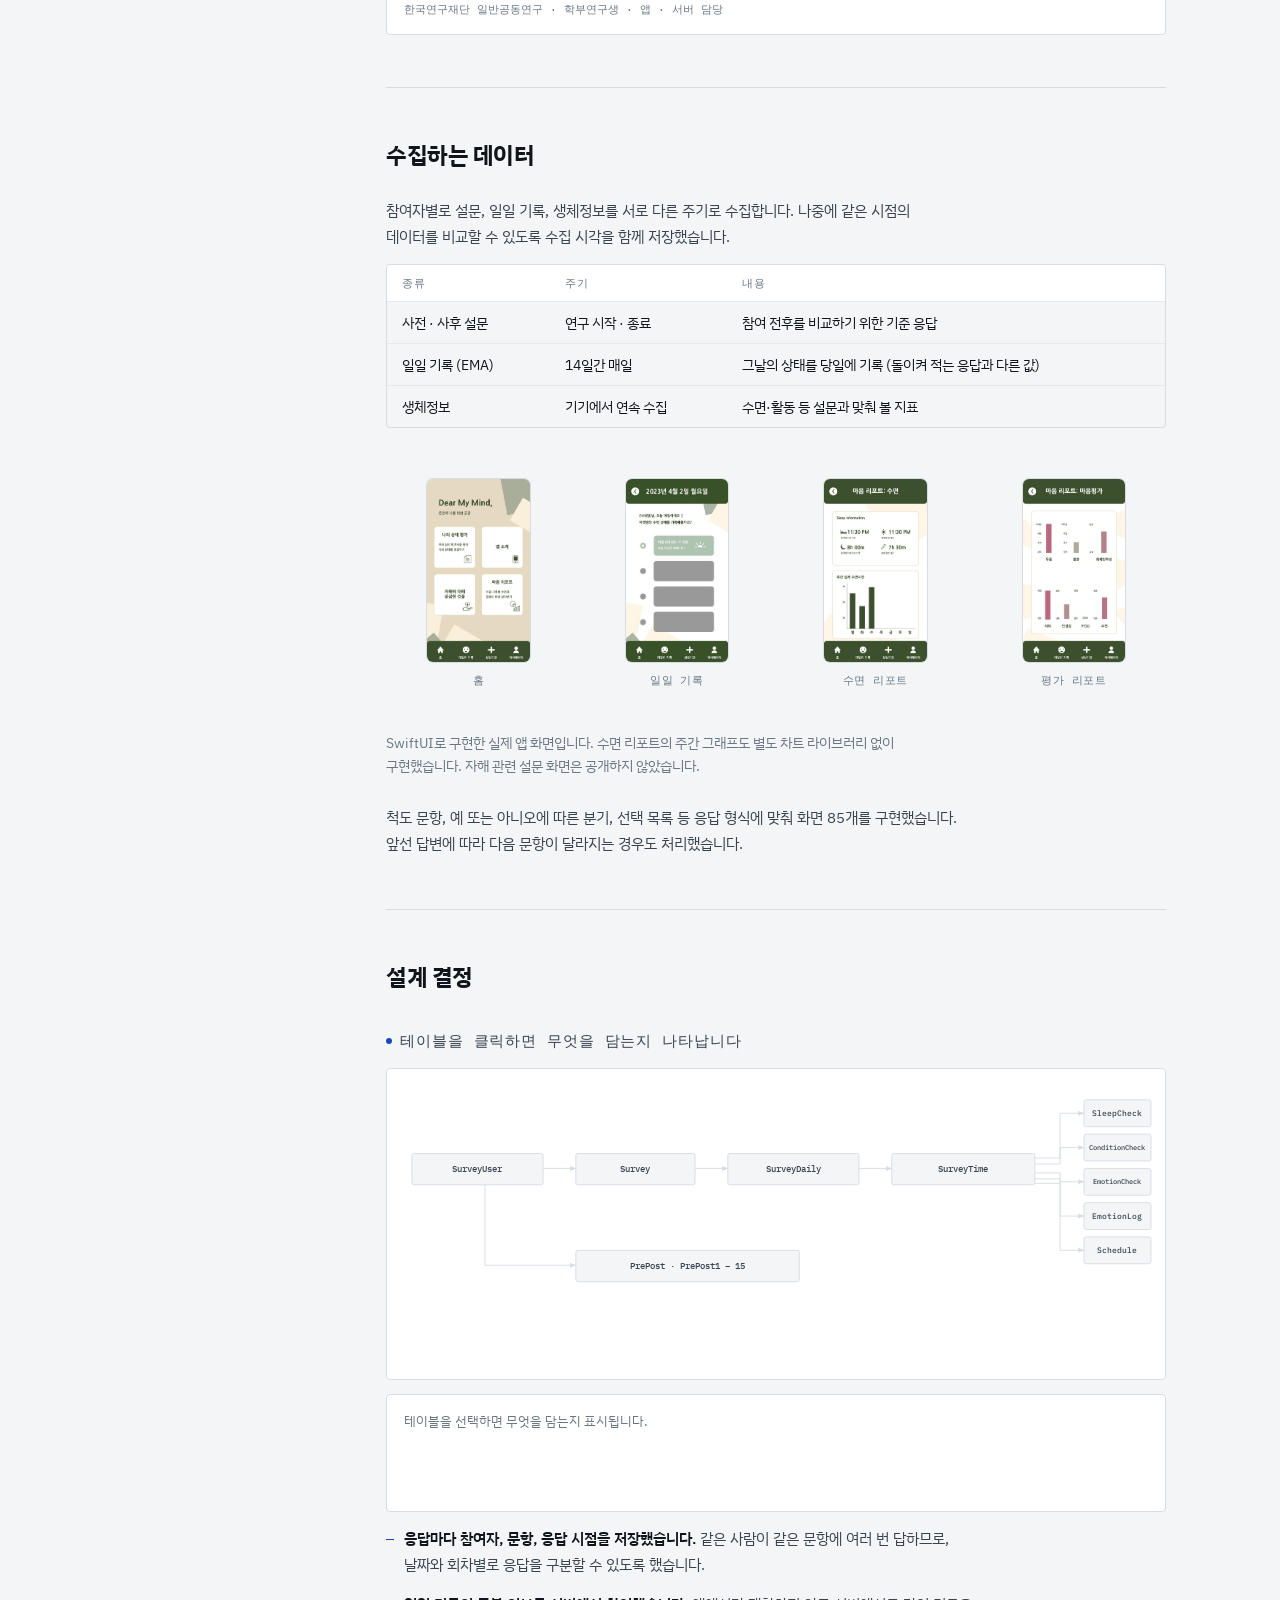
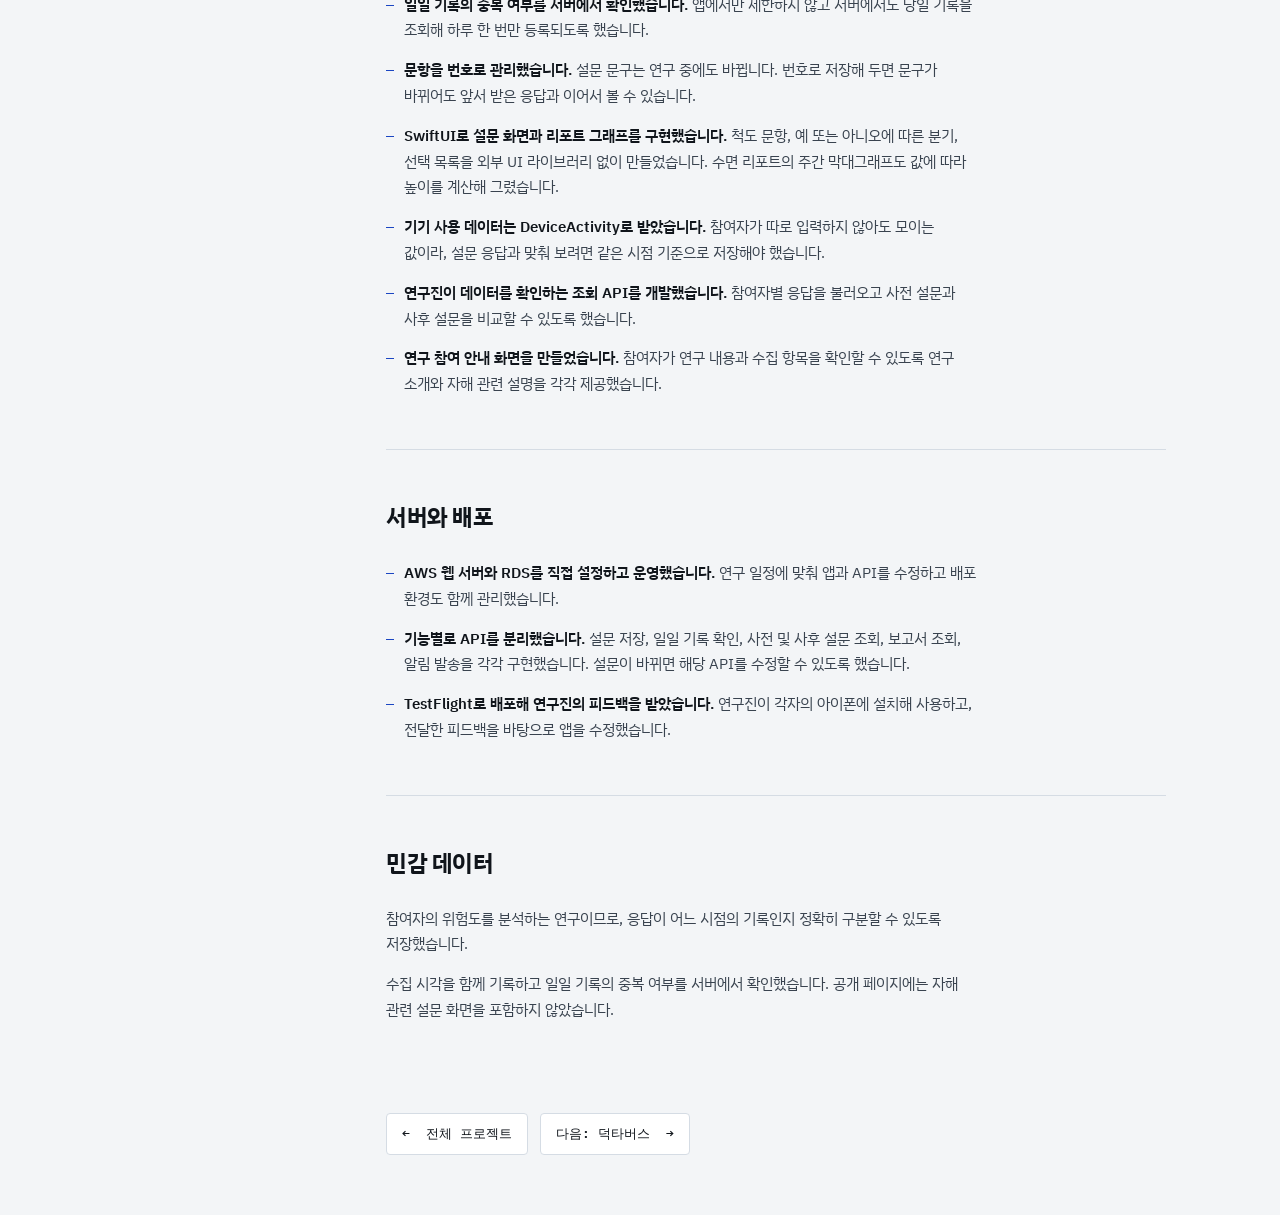
<file: projects/phenotyping.html>
<!DOCTYPE html>
<html lang="ko">
<head>
<meta charset="utf-8">
<meta name="viewport" content="width=device-width, initial-scale=1">
<title>디지털 피노타이핑 연구 앱 · 한국연구재단</title>
<meta name="description" content="자해 위험도 예측 연구를 위해 생체정보와 설문 데이터를 수집하는 iOS 앱과 서버. 반복 측정 데이터를 시점과 함께 저장하고 조회까지 연결했습니다.">
<link rel="preconnect" href="https://fonts.googleapis.com">
<link rel="preconnect" href="https://fonts.gstatic.com" crossorigin>
<link rel="stylesheet" href="https://fonts.googleapis.com/css2?family=IBM+Plex+Mono:wght@400;500;600&family=IBM+Plex+Sans+KR:wght@400;500;600;700&display=swap">
<link rel="stylesheet" href="../assets/style.css">
<link rel="icon" href="../assets/favicon.svg" type="image/svg+xml">
<link rel="apple-touch-icon" href="../assets/apple-touch-icon.png">
<meta name="theme-color" content="#1B46C2">
</head>
<body>

<header class="topbar">
  <div class="wrap bar-inner">
    <a class="brand" href="../index.html">
      <span class="brand-back" aria-hidden="true">←</span>
      <span class="brand-name"><span class="ko">이수빈</span><span class="en">Suebin Lee</span></span>
      <span class="brand-alt"><span class="ko">전체 프로젝트</span><span class="en">All projects</span></span>
    </a>
    <div class="utils">
      <div class="seg" role="group" aria-label="Language">
        <button type="button" data-lang-set="ko" aria-pressed="true">KO</button>
        <button type="button" data-lang-set="en" aria-pressed="false">EN</button>
      </div>
      <button class="icon-btn" id="themeBtn" type="button" aria-label="Toggle theme">
        <svg viewBox="0 0 16 16" aria-hidden="true"><circle cx="8" cy="8" r="6.5" fill="none" stroke="currentColor" stroke-width="1.4"/><path d="M8 1.5a6.5 6.5 0 0 1 0 13z" fill="currentColor"/></svg>
      </button>
    </div>
  </div>
</header>

<header class="case-head">
  <div class="wrap">
    <p class="case-eyebrow">
      <span class="ko">케이스 스터디</span><span class="en">Case study</span>
      <span class="sep">/</span>
      <span>2023.03 – 08</span>
      <span class="sep">/</span>
      <span class="ko">국가연구과제</span><span class="en">national research project</span>
    </p>
    <h1>
      <span class="ko">디지털 피노타이핑 연구 데이터 수집 시스템</span>
      <span class="en">Digital Phenotyping Research Data System</span>
    </h1>
    <p class="case-lede">
      <span class="ko">자해 위험도 예측 연구에서 참여자의 생체정보와 설문 응답을 수집하는 iOS 앱과 서버를 개발했습니다. 참여자가 2주 동안 매일 응답하므로 응답 내용과 시점을 함께 저장했습니다. TestFlight로 배포해 연구진의 아이폰에서 동작을 확인했습니다.</span>
      <span class="en">For a study predicting self-harm risk, I built the iOS app and server that collect participants' biometric and survey data. Research data here is not a value taken once but <b>the same question answered by the same person at many points in time</b> — so when a response was given mattered as much as what it said.</span>
    </p>

    <dl class="case-meta">
      <div>
        <dt><span class="ko">담당</span><span class="en">My scope</span></dt>
        <dd><span class="ko">iOS 앱 · API · DB 설계 · 서버 운영 · 배포</span><span class="en">iOS app, API, database design, server operation, release</span></dd>
      </div>
      <div>
        <dt><span class="ko">기간</span><span class="en">Period</span></dt>
        <dd>2023.03 – 08</dd>
      </div>
      <div>
        <dt><span class="ko">소속</span><span class="en">Affiliation</span></dt>
        <dd><span class="ko">국가연구과제 (한국연구재단) · 학부연구생</span><span class="en">National research project (NRF Korea) · undergraduate researcher</span></dd>
      </div>
      <div>
        <dt><span class="ko">환경</span><span class="en">Stack</span></dt>
        <dd>SwiftUI · PHP 8 · MySQL · AWS RDS</dd>
      </div>
    </dl>

    <div class="kpis">
      <div class="kpi"><b>85</b><span><span class="ko">SwiftUI 화면 · 뷰</span><span class="en">SwiftUI views</span></span></div>
      <div class="kpi"><b>66</b><span><span class="ko">PHP API 엔드포인트</span><span class="en">PHP API endpoints</span></span></div>
      <div class="kpi"><b>14</b><span><span class="ko">일 연속 일일 기록</span><span class="en">days of daily entries</span></span></div>
      <div class="kpi"><b>TestFlight</b><span><span class="ko">연구진 기기에 배포</span><span class="en">on researchers’ devices</span></span></div>
    </div>

    <ul class="stack case-stack">
      <li>SwiftUI</li><li>Swift</li><li>DeviceActivity</li><li>PHP 8</li><li>MySQL</li><li>MariaDB</li><li>AWS RDS</li><li>AWS EC2</li><li>TestFlight</li>
    </ul>
  </div>
</header>

<div class="wrap">
<div class="grid">

  <aside class="rail">
    <nav aria-label="Sections">
      <ul>
        <li><a href="#scope"><span class="ko">담당 범위</span><span class="en">Scope</span></a></li>
        <li><a href="#flow"><span class="ko">처리 순서</span><span class="en">How it moves</span></a></li>
        <li><a href="#data"><span class="ko">수집하는 데이터</span><span class="en">What is collected</span></a></li>
        <li><a href="#design"><span class="ko">설계 결정</span><span class="en">Design decisions</span></a></li>
        <li><a href="#ops"><span class="ko">서버와 배포</span><span class="en">Server &amp; release</span></a></li>
        <li><a href="#care"><span class="ko">민감 데이터</span><span class="en">Sensitive data</span></a></li>
      </ul>
    </nav>
  </aside>

  <main>

    <!-- scope -->
    <section id="scope" class="rv">
      <div class="sec-head"><h2><span class="ko">담당 범위</span><span class="en">Scope</span></h2></div>
      <div class="blk">
        <p class="ko">한국연구재단 일반공동연구 지원사업으로 진행된 국가연구과제에 학부연구생으로 참여했습니다. 자해위험군의 생체정보와 설문 데이터를 합쳐 위험도를 예측하는 연구였습니다. 저는 데이터를 모으는 앱과 서버를 맡았습니다.</p>
        <p class="en">I joined this NRF-funded joint research project as an undergraduate researcher. The study aimed to predict risk among people at risk of self-harm by analysing biometric and survey data together, and my part was the system that collects that data.</p>
        <p class="note">
          <span class="ko">SwiftUI로 iOS 앱을 개발하고 PHP 8로 API를 구현했습니다. MySQL과 MariaDB로 데이터베이스를 설계하고, AWS 웹 서버와 RDS를 설정해 개발 환경을 운영했습니다. 앱은 TestFlight로 배포했습니다.</span>
          <span class="en">I built the SwiftUI iOS app and the PHP 8 API, designed the database on MySQL and MariaDB, set up the web server and RDS environment on AWS to run the development server, and released the app through TestFlight.</span>
        </p>
      </div>
    </section>

    <!-- flow -->
    <section id="flow" class="rv">
      <div class="sec-head"><h2><span class="ko">처리 순서</span><span class="en">How the data moves</span></h2></div>
      <div class="blk">
        <p class="ko">참여자가 2주 동안 매일 답하는 연구에서, 응답이 나중에 분석 가능한 형태로 남기까지의 순서입니다. 같은 사람이 같은 문항에 여러 번 답하는 구조가 설계의 출발점이었습니다.</p>
        <p class="en">In a study where participants answer daily for two weeks, what it took for a response to remain analysable afterwards. The starting point was that the same person answers the same item many times.</p>

        <div class="flow-wrap">
          <p class="dgm-hint">
            <span class="ko">단계를 선택하면 그 단계에서 무엇을 확인하고 어떻게 판단했는지 나타납니다</span>
            <span class="en">Select a stage to see what was checked there and how it was decided</span>
          </p>

          <ol class="flow">
            <li class="flow-step">
              <button type="button" class="flow-node" data-step="ph1" aria-expanded="true">
                <span class="flow-head">
                  <span class="flow-n">01</span>
                  <span class="flow-stage"><span class="ko">연구 요건</span><span class="en">Design</span></span>
                </span>
                <span class="flow-t"><span class="ko">반복 측정 연구</span><span class="en">A repeated-measures study</span></span>
                <span class="flow-m">자해 위험도 예측</span>
              </button>
            </li>
            <li class="flow-step">
              <button type="button" class="flow-node" data-step="ph2" aria-expanded="false">
                <span class="flow-head">
                  <span class="flow-n">02</span>
                  <span class="flow-stage"><span class="ko">수집 주기</span><span class="en">Cadence</span></span>
                </span>
                <span class="flow-t"><span class="ko">세 종류를 다른 주기로</span><span class="en">Three types, three cadences</span></span>
                <span class="flow-m">시작·종료 / 매일 14일 / 생체</span>
              </button>
            </li>
            <li class="flow-step">
              <button type="button" class="flow-node" data-step="ph3" aria-expanded="false">
                <span class="flow-head">
                  <span class="flow-n">03</span>
                  <span class="flow-stage"><span class="ko">저장 구조</span><span class="en">Model</span></span>
                </span>
                <span class="flow-t"><span class="ko">응답에 시점을 붙여 저장</span><span class="en">Store the response with its moment</span></span>
                <span class="flow-m">참여자 · 문항 · 응답 시점</span>
              </button>
            </li>
            <li class="flow-step">
              <button type="button" class="flow-node" data-step="ph4" aria-expanded="false">
                <span class="flow-head">
                  <span class="flow-n">04</span>
                  <span class="flow-stage"><span class="ko">규칙 강제</span><span class="en">Rules</span></span>
                </span>
                <span class="flow-t"><span class="ko">하루 한 번은 서버가 확인</span><span class="en">The server enforces once a day</span></span>
                <span class="flow-m">중복 등록 차단</span>
              </button>
            </li>
            <li class="flow-step">
              <button type="button" class="flow-node" data-step="ph5" aria-expanded="false">
                <span class="flow-head">
                  <span class="flow-n">05</span>
                  <span class="flow-stage"><span class="ko">앱 · API</span><span class="en">Build</span></span>
                </span>
                <span class="flow-t"><span class="ko">수집 화면과 서버 구현</span><span class="en">Build the screens and the API</span></span>
                <span class="flow-m">85 views · 66 endpoints</span>
              </button>
            </li>
            <li class="flow-step">
              <button type="button" class="flow-node" data-step="ph6" aria-expanded="false">
                <span class="flow-head">
                  <span class="flow-n">06</span>
                  <span class="flow-stage"><span class="ko">운영 · 배포</span><span class="en">Release</span></span>
                </span>
                <span class="flow-t"><span class="ko">실제 기기에서 확인</span><span class="en">Verify on real devices</span></span>
                <span class="flow-m">AWS RDS · TestFlight</span>
              </button>
            </li>
          </ol>

          <div class="flow-info" aria-live="polite">
            <div data-step-for="ph1">
              <h4>연구 요건</h4>
              <p class="ko">한국연구재단 일반공동연구 지원사업 국가연구과제에 학부연구생으로 참여했습니다. 자해위험군의 생체정보와 설문 데이터를 합쳐 위험도를 예측하는 연구였고, 저는 데이터를 모으는 앱과 서버를 맡았습니다.</p>
              <p class="en">I joined a national research project funded by the NRF Korea as an undergraduate researcher. The study combined biometric and survey data to predict self-harm risk, and my part was the app and server that collect the data.</p>
              <span class="grain">한국연구재단 일반공동연구 · 학부연구생 · 앱 · 서버 담당</span>
            </div>

            <div data-step-for="ph2" hidden>
              <h4>수집 주기</h4>
              <p class="ko">참여자별로 설문과 일일 기록, 생체정보를 서로 다른 주기로 수집합니다. 사전과 사후 설문은 연구 시작과 종료 시점에 받아 참여 전후를 비교하는 기준으로 쓰고, 일일 기록은 14일 동안 매일 받습니다. 일일 기록은 그날의 상태를 당일에 적는 값이라 나중에 돌이켜 적는 응답과 다릅니다.</p>
              <p class="en">Surveys, daily entries and biometric readings are collected on different cadences. Pre and post surveys bracket the study as the baseline for before-and-after comparison, and daily entries run every day for 14 days. A daily entry records that day's state on the day itself, which is a different value from one reconstructed later.</p>
              <span class="grain">사전·사후 설문 · 일일 기록 14일 · 생체정보</span>
            </div>

            <div data-step-for="ph3" hidden>
              <h4>저장 구조</h4>
              <p class="ko">같은 참여자가 같은 문항에 여러 번 답하는 연구여서, 응답만 저장하면 어느 날 몇 번째 응답인지 구분되지 않습니다. 각 응답에 참여자와 문항, 응답 시점을 함께 저장했습니다. 나중에 같은 시점의 설문과 생체정보를 맞춰 비교할 수 있도록 수집 시각을 기준으로 삼았습니다.</p>
              <p class="en">Because the same participant answers the same item repeatedly, storing only the answer makes it impossible to say which day or which round it came from. Participant, item and timestamp are recorded together with every response, and the collection time is what later allows a survey entry and a biometric reading from the same moment to be lined up.</p>
              <span class="grain">응답 = 참여자 + 문항 + 시점</span>
            </div>

            <div data-step-for="ph4" hidden>
              <h4>규칙 강제</h4>
              <p class="ko">일일 기록은 하루에 한 번만 등록되도록 서버에서 확인했습니다. 앱 화면에서만 막으면 재설치나 요청 재전송으로 같은 날 기록이 두 번 들어갈 수 있고, 그러면 14일 연속 기록이라는 전제가 깨집니다.</p>
              <p class="en">The once-a-day rule for daily entries is checked on the server. Blocking it only in the app leaves reinstallation or a resent request able to file two entries for the same day, which breaks the premise that the series is 14 consecutive days.</p>
              <span class="grain">서버에서 일일 중복 차단 · 14일 연속 기록 유지</span>
            </div>

            <div data-step-for="ph5" hidden>
              <h4>앱 · API</h4>
              <p class="ko">SwiftUI로 화면 85개를 만들고 PHP 8 API 엔드포인트 66개를 구현했습니다. 설문과 일일 기록, 생체정보가 각각 다른 주기로 들어오므로 저장 경로도 나눠 두었습니다.</p>
              <p class="en">85 SwiftUI views and 66 PHP 8 API endpoints. Surveys, daily entries and biometric readings arrive on separate cadences, so their write paths are kept separate too.</p>
              <span class="grain">SwiftUI 85 views · PHP 8 · 66 endpoints</span>
            </div>

            <div data-step-for="ph6" hidden>
              <h4>운영 · 배포</h4>
              <p class="ko">AWS에 서버와 RDS를 설정해 직접 운영하고, TestFlight로 배포해 연구진의 아이폰에서 동작을 확인했습니다. 연구 참여자에게 나가기 전에 실제 기기에서 수집이 끊기지 않는지 먼저 봐야 했습니다.</p>
              <p class="en">The server and RDS on AWS were set up and operated by me, and the build was distributed through TestFlight so the research team could check it on their own iPhones. Collection had to be shown unbroken on real devices before it reached participants.</p>
              <span class="grain">AWS EC2 · RDS · TestFlight 배포</span>
            </div>
          </div>
        </div>
      </div>
    </section>

    <!-- data -->
    <section id="data" class="rv">
      <div class="sec-head"><h2><span class="ko">수집하는 데이터</span><span class="en">What the app collects</span></h2></div>
      <div class="blk">
        <p class="ko">참여자별로 설문, 일일 기록, 생체정보를 서로 다른 주기로 수집합니다. 나중에 같은 시점의 데이터를 비교할 수 있도록 수집 시각을 함께 저장했습니다.</p>
        <p class="en">Three kinds of data come from one participant on three different schedules. Because the analysis has to line them up by time, each record was stored with its timestamp from the point of collection.</p>

        <div class="tbl-wrap">
          <table class="data">
            <thead>
              <tr>
                <th><span class="ko">종류</span><span class="en">Type</span></th>
                <th><span class="ko">주기</span><span class="en">Cadence</span></th>
                <th><span class="ko">내용</span><span class="en">Content</span></th>
              </tr>
            </thead>
            <tbody>
              <tr>
                <td><span class="ko">사전 · 사후 설문</span><span class="en">Pre / post survey</span></td>
                <td><span class="ko">연구 시작 · 종료</span><span class="en">start and end</span></td>
                <td><span class="ko">참여 전후를 비교하기 위한 기준 응답</span><span class="en">baseline responses for before-and-after comparison</span></td>
              </tr>
              <tr>
                <td><span class="ko">일일 기록 (EMA)</span><span class="en">Daily entries (EMA)</span></td>
                <td><span class="ko">14일간 매일</span><span class="en">daily for 14 days</span></td>
                <td><span class="ko">그날의 상태를 당일에 기록 (돌이켜 적는 응답과 다른 값)</span><span class="en">state recorded on the day itself, not reconstructed later</span></td>
              </tr>
              <tr>
                <td><span class="ko">생체정보</span><span class="en">Biometric</span></td>
                <td><span class="ko">기기에서 연속 수집</span><span class="en">continuous, from the device</span></td>
                <td><span class="ko">수면·활동 등 설문과 맞춰 볼 지표</span><span class="en">sleep, activity and similar signals to align with the survey</span></td>
              </tr>
            </tbody>
          </table>
        </div>

        <div class="shots" style="margin-top:20px">
          <figure class="shot">
            <img src="../assets/img/nssi-home.jpg" alt="앱 홈 화면" loading="lazy" width="562" height="1000">
            <figcaption><span class="ko">홈</span><span class="en">Home</span></figcaption>
          </figure>
          <figure class="shot">
            <img src="../assets/img/nssi-daily.jpg" alt="일일 기록 화면" loading="lazy" width="562" height="1000">
            <figcaption><span class="ko">일일 기록</span><span class="en">Daily entry</span></figcaption>
          </figure>
          <figure class="shot">
            <img src="../assets/img/nssi-sleep.jpg" alt="수면 리포트 화면" loading="lazy" width="562" height="1000">
            <figcaption><span class="ko">수면 리포트</span><span class="en">Sleep report</span></figcaption>
          </figure>
          <figure class="shot">
            <img src="../assets/img/nssi-assess.jpg" alt="마음평가 리포트 화면" loading="lazy" width="562" height="1000">
            <figcaption><span class="ko">평가 리포트</span><span class="en">Assessment report</span></figcaption>
          </figure>
        </div>
        <p class="ko" style="margin-top:12px;font-size:13.5px;color:var(--muted)">SwiftUI로 구현한 실제 앱 화면입니다. 수면 리포트의 주간 그래프도 별도 차트 라이브러리 없이 구현했습니다. 자해 관련 설문 화면은 공개하지 않았습니다.</p>
        <p class="en" style="margin-top:12px;font-size:13.5px;color:var(--muted)">Not design mockups — these screens are built directly in SwiftUI. The weekly sleep chart is drawn in SwiftUI too, with no charting library. Screens carrying the self-harm items are sensitive and are not shown here.</p>

        <p class="ko" style="margin-top:14px">척도 문항, 예 또는 아니오에 따른 분기, 선택 목록 등 응답 형식에 맞춰 화면 85개를 구현했습니다. 앞선 답변에 따라 다음 문항이 달라지는 경우도 처리했습니다.</p>
        <p class="en" style="margin-top:14px">Each survey type needed its own screens — Likert scales, yes/no branches, pickers — and some answers changed which question came next. That came to 85 views.</p>
      </div>
    </section>

    <!-- design -->
    <section id="design" class="rv">
      <div class="sec-head"><h2><span class="ko">설계 결정</span><span class="en">Design decisions</span></h2></div>
      <div class="blk">
        <div class="dgm-wrap" style="margin-top:8px">
          <p class="dgm-hint">
            <span class="ko">테이블을 클릭하면 무엇을 담는지 나타납니다</span>
            <span class="en">Click a table to see what it holds</span>
          </p>
          <div class="dgm-stage">
            <svg class="dgm" viewBox="0 0 1020 390" role="img"
                 aria-label="참여자에서 설문, 일자, 시점으로 내려가며 측정 테이블이 붙는 데이터베이스 구조">
              <defs>
                <marker id="arP" viewBox="0 0 10 10" refX="9" refY="5" markerWidth="7" markerHeight="7" orient="auto-start-reverse">
                  <path class="arrow" d="M0,1 L9,5 L0,9 z"/>
                </marker>
              </defs>

              <g class="edge" data-ends="SurveyUser Survey"><path d="M196,120 H240" marker-end="url(#arP)"/></g>
              <g class="edge" data-ends="Survey SurveyDaily"><path d="M400,120 H444" marker-end="url(#arP)"/></g>
              <g class="edge" data-ends="SurveyDaily SurveyTime"><path d="M620,120 H664" marker-end="url(#arP)"/></g>
              <g class="edge" data-ends="SurveyUser PrePost"><path d="M118,142 V250 H240" marker-end="url(#arP)"/></g>

              <g class="edge" data-ends="SurveyTime SleepCheck"><path d="M856,106 H890 V46 H922" marker-end="url(#arP)"/></g>
              <g class="edge" data-ends="SurveyTime ConditionCheck"><path d="M856,114 H890 V92 H922" marker-end="url(#arP)"/></g>
              <g class="edge" data-ends="SurveyTime EmotionCheck"><path d="M856,126 H890 V138 H922" marker-end="url(#arP)"/></g>
              <g class="edge" data-ends="SurveyTime EmotionLog"><path d="M856,134 H890 V184 H922" marker-end="url(#arP)"/></g>
              <g class="edge" data-ends="SurveyTime Schedule"><path d="M856,140 H890 V230 H922" marker-end="url(#arP)"/></g>

              <g class="node" data-node="SurveyUser" tabindex="0" role="button" aria-label="SurveyUser">
                <rect x="20" y="100" width="176" height="42"/><text x="108" y="122">SurveyUser</text>
              </g>
              <g class="node" data-node="Survey" tabindex="0" role="button" aria-label="Survey">
                <rect x="240" y="100" width="160" height="42"/><text x="320" y="122">Survey</text>
              </g>
              <g class="node" data-node="SurveyDaily" tabindex="0" role="button" aria-label="SurveyDaily">
                <rect x="444" y="100" width="176" height="42"/><text x="532" y="122">SurveyDaily</text>
              </g>
              <g class="node" data-node="SurveyTime" tabindex="0" role="button" aria-label="SurveyTime">
                <rect x="664" y="100" width="192" height="42"/><text x="760" y="122">SurveyTime</text>
              </g>

              <g class="node" data-node="SleepCheck" tabindex="0" role="button" aria-label="SleepCheck">
                <rect x="922" y="28" width="90" height="36"/><text x="967" y="47" style="font-size:11px">SleepCheck</text>
              </g>
              <g class="node" data-node="ConditionCheck" tabindex="0" role="button" aria-label="ConditionCheck">
                <rect x="922" y="74" width="90" height="36"/><text x="967" y="93" style="font-size:10px">ConditionCheck</text>
              </g>
              <g class="node" data-node="EmotionCheck" tabindex="0" role="button" aria-label="EmotionCheck">
                <rect x="922" y="120" width="90" height="36"/><text x="967" y="139" style="font-size:10px">EmotionCheck</text>
              </g>
              <g class="node" data-node="EmotionLog" tabindex="0" role="button" aria-label="EmotionLog">
                <rect x="922" y="166" width="90" height="36"/><text x="967" y="185" style="font-size:11px">EmotionLog</text>
              </g>
              <g class="node" data-node="Schedule" tabindex="0" role="button" aria-label="Schedule">
                <rect x="922" y="212" width="90" height="36"/><text x="967" y="231" style="font-size:11px">Schedule</text>
              </g>

              <g class="node" data-node="PrePost" tabindex="0" role="button" aria-label="PrePost">
                <rect x="240" y="230" width="300" height="42"/><text x="390" y="252">PrePost · PrePost1 – 15</text>
              </g>
            </svg>
          </div>

          <div class="dgm-info" aria-live="polite">
            <p class="idle-card idle">
              <span class="ko">테이블을 선택하면 무엇을 담는지 표시됩니다.</span>
              <span class="en">Select a table to see what it holds.</span>
            </p>
            <div data-for="SurveyUser" hidden>
              <h4>SurveyUser</h4>
              <p class="ko">참여자 계정입니다. 기기 정보와 가입 경로를 따로 테이블로 빼서, 같은 사람이 기기를 바꿔도 참여 기록이 이어지게 했습니다.</p>
              <p class="en">The participant account. Device and sign-up route live in their own tables, so a change of handset does not break the participation record.</p>
              <span class="grain">SurveyUser → Device · SNSType</span>
            </div>
            <div data-for="Survey" hidden>
              <h4>Survey</h4>
              <p class="ko">한 참여자의 연구 참여 한 건입니다. 참여를 시작한 날짜와 진행 상태를 담습니다.</p>
              <p class="en">One participant's enrolment in the study, holding the start date and its status.</p>
            </div>
            <div data-for="SurveyDaily" hidden>
              <h4>SurveyDaily</h4>
              <p class="ko">참여자별로 하루의 기록을 저장합니다. 당일 기록이 있으면 해당 행에 저장하고, 없으면 새로 생성합니다. 같은 날의 기록이 중복 생성되지 않도록 서버에서 확인합니다.</p>
              <p class="en">The <b>per-day</b> level, created once a day. When a participant opens the app it checks whether a row exists for today, continues that one if so and creates a new one if not — this is where the once-a-day rule holds.</p>
            </div>
            <div data-for="SurveyTime" hidden>
              <h4>SurveyTime</h4>
              <p class="ko">하루를 아침, 점심, 저녁, 밤으로 구분합니다. 각 측정 테이블이 이 시간대를 참조해 기록의 날짜와 시간대를 확인할 수 있도록 했습니다.</p>
              <p class="en">The <b>slot within a day</b> — morning, midday, evening, night. Every measurement table hangs off this, so the day and the slot travel with each record automatically.</p>
            </div>
            <div data-for="SleepCheck" hidden>
              <h4>SleepCheck</h4>
              <p class="ko">수면 문항입니다. 잠든 시각과 깬 시각을 시간 자료형으로 저장해, 앱에서 주간 수면시간 그래프로 다시 보여줍니다.</p>
              <p class="en">The sleep items, storing times as time values so the app can show the week's sleep back as a chart.</p>
            </div>
            <div data-for="ConditionCheck" hidden>
              <h4>ConditionCheck</h4>
              <p class="ko">컨디션 문항입니다. 분기가 있는 문항은 Q3A1, Q3A2처럼 하위 번호를 붙여, 어떤 답을 골라 나온 문항인지 구분할 수 있게 했습니다.</p>
              <p class="en">Condition items. Branching questions carry sub-numbers such as Q3A1 and Q3A2, so it stays clear which answer led to which follow-up.</p>
            </div>
            <div data-for="EmotionCheck" hidden>
              <h4>EmotionCheck</h4>
              <p class="ko">기분 문항입니다. 하루 중 정해진 시간대에 받습니다.</p>
              <p class="en">Mood items, collected at set points in the day.</p>
            </div>
            <div data-for="EmotionLog" hidden>
              <h4>EmotionLog</h4>
              <p class="ko">활동별 시작 시각과 종료 시각을 저장합니다. 수면과 기분 기록을 활동 시간과 비교할 수 있도록 시각을 별도 항목으로 받았습니다.</p>
              <p class="en">The mood diary, taking a start and end time for each activity. What happened when has to line up against the sleep and mood records, so the times are stored as fields rather than buried in free text.</p>
            </div>
            <div data-for="Schedule" hidden>
              <h4>Schedule</h4>
              <p class="ko">참여자가 적는 일정입니다. 누구와 있었는지와 장소를 함께 받습니다. 활동 유형은 목록에서 고르되 목록에 없으면 직접 쓸 수 있게 두 칸으로 나눴습니다.</p>
              <p class="en">Participant-entered activities, with who they were with and where. The activity type is picked from a list, with a separate free-text field for anything the list does not cover.</p>
            </div>
            <div data-for="PrePost" hidden>
              <h4>PrePost · PrePost1 – 15</h4>
              <p class="ko">연구 시작과 종료 시점에 받는 설문입니다. 15개 검사지의 문항 수와 자료형이 달라 검사지별로 테이블을 나눴습니다.</p>
              <p class="en">The surveys taken at the start and end of the study — fifteen separate instruments with different scales, each given its own table. Their item counts and types differ enough that one combined table would have been mostly empty columns.</p>
              <span class="grain">PrePost → PrePost1 … PrePost15</span>
            </div>
          </div>
        </div>

        <ul class="bul">
          <li class="ko"><b>응답마다 참여자, 문항, 응답 시점을 저장했습니다.</b> 같은 사람이 같은 문항에 여러 번 답하므로, 날짜와 회차별로 응답을 구분할 수 있도록 했습니다.</li>
          <li class="en"><b>A response is stored with its moment, not on its own.</b> In a repeated-measures study the same person answers the same item many times; storing only the answer makes it impossible to say later which day or which round it belonged to, so participant, item and timestamp are recorded together.</li>

          <li class="ko"><b>일일 기록의 중복 여부를 서버에서 확인했습니다.</b> 앱에서만 제한하지 않고 서버에서도 당일 기록을 조회해 하루 한 번만 등록되도록 했습니다.</li>
          <li class="en"><b>The once-a-day rule is checked on the server.</b> A daily entry only counts once for that day, and a client-side guard can be bypassed by reinstalling or changing the clock — so a server endpoint checks whether that day already has a record.</li>

          <li class="ko"><b>문항을 번호로 관리했습니다.</b> 설문 문구는 연구 중에도 바뀝니다. 번호로 저장해 두면 문구가 바뀌어도 앞서 받은 응답과 이어서 볼 수 있습니다.</li>
          <li class="en"><b>Items are keyed by number rather than hardcoded.</b> Survey wording changes while a study is running; storing responses against item numbers keeps earlier answers comparable after a rewrite.</li>

          <li class="ko"><b>SwiftUI로 설문 화면과 리포트 그래프를 구현했습니다.</b> 척도 문항, 예 또는 아니오에 따른 분기, 선택 목록을 외부 UI 라이브러리 없이 만들었습니다. 수면 리포트의 주간 막대그래프도 값에 따라 높이를 계산해 그렸습니다.</li>
          <li class="en"><b>Every screen is SwiftUI.</b> Likert items, yes/no branches, pickers and the report charts are all built without an external UI or charting library — the weekly sleep bars are drawn by computing each height from the value.</li>

          <li class="ko"><b>기기 사용 데이터는 DeviceActivity로 받았습니다.</b> 참여자가 따로 입력하지 않아도 모이는 값이라, 설문 응답과 맞춰 보려면 같은 시점 기준으로 저장해야 했습니다.</li>
          <li class="en"><b>Device-usage data comes through DeviceActivity.</b> It accumulates without the participant entering anything, so it had to be stored against the same time reference as the survey responses to be comparable.</li>

          <li class="ko"><b>연구진이 데이터를 확인하는 조회 API를 개발했습니다.</b> 참여자별 응답을 불러오고 사전 설문과 사후 설문을 비교할 수 있도록 했습니다.</li>
          <li class="en"><b>Collection was wired through to retrieval.</b> Researchers need to see what was gathered, so the API also serves per-participant responses and the pre/post comparison. Data that only accumulates on a server never reaches the study.</li>

          <li class="ko"><b>연구 참여 안내 화면을 만들었습니다.</b> 참여자가 연구 내용과 수집 항목을 확인할 수 있도록 연구 소개와 자해 관련 설명을 각각 제공했습니다.</li>
          <li class="en"><b>Participant information lives inside the app</b> — screens explaining the study and the subject itself. A response given without understanding what is being consented to and recorded is not usable data.</li>
        </ul>
      </div>
    </section>

    <!-- ops -->
    <section id="ops" class="rv">
      <div class="sec-head"><h2><span class="ko">서버와 배포</span><span class="en">Server and release</span></h2></div>
      <div class="blk">
        <ul class="bul">
          <li class="ko"><b>AWS 웹 서버와 RDS를 직접 설정하고 운영했습니다.</b> 연구 일정에 맞춰 앱과 API를 수정하고 배포 환경도 함께 관리했습니다.</li>
          <li class="en"><b>I set up the development server on AWS</b> — the web server and an RDS-backed database — and ran it. App and server had to change together against the study schedule, so holding the deployment environment myself was faster.</li>

          <li class="ko"><b>기능별로 API를 분리했습니다.</b> 설문 저장, 일일 기록 확인, 사전 및 사후 설문 조회, 보고서 조회, 알림 발송을 각각 구현했습니다. 설문이 바뀌면 해당 API를 수정할 수 있도록 했습니다.</li>
          <li class="en"><b>The API is split by function</b> — saving responses, checking the day's entry, reading pre/post data, pulling reports, sending notifications. When one survey changed mid-study, it had to be possible to fix that without touching the rest.</li>

          <li class="ko"><b>TestFlight로 배포해 연구진의 피드백을 받았습니다.</b> 연구진이 각자의 아이폰에 설치해 사용하고, 전달한 피드백을 바탕으로 앱을 수정했습니다.</li>
          <li class="en"><b>Released through TestFlight</b> so the research team could install it on real devices. Running in a simulator and running on a participant's phone are not the same thing.</li>
        </ul>
      </div>
    </section>

    <!-- care -->
    <section id="care" class="rv">
      <div class="sec-head"><h2><span class="ko">민감 데이터</span><span class="en">Working with sensitive data</span></h2></div>
      <div class="blk">
        <p class="ko">참여자의 위험도를 분석하는 연구이므로, 응답이 어느 시점의 기록인지 정확히 구분할 수 있도록 저장했습니다.</p>
        <p class="en">Mental-health research data cannot simply be deleted away when it goes wrong. If a recorded response drifts from the moment it belongs to, the analysis changes — and that analysis is what a risk judgement rests on.</p>
        <p class="ko">수집 시각을 함께 기록하고 일일 기록의 중복 여부를 서버에서 확인했습니다. 공개 페이지에는 자해 관련 설문 화면을 포함하지 않았습니다.</p>
        <p class="en">This is where I first felt how directly the accuracy of data carries into whether a system can be trusted. The habit of recording where data came from and when, which runs through my later projects, started here.</p>
      </div>
    </section>

    <div class="case-foot">
      <a class="btn" href="../index.html">←&nbsp;<span class="ko">전체 프로젝트</span><span class="en">All projects</span></a>
      <a class="btn" href="duktaverse.html"><span class="ko">다음: 덕타버스</span><span class="en">Next: Duktaverse</span>&nbsp;→</a>
    </div>
  </main>
</div>
</div>

<script src="../assets/app.js"></script>
</body>
</html>
</file>
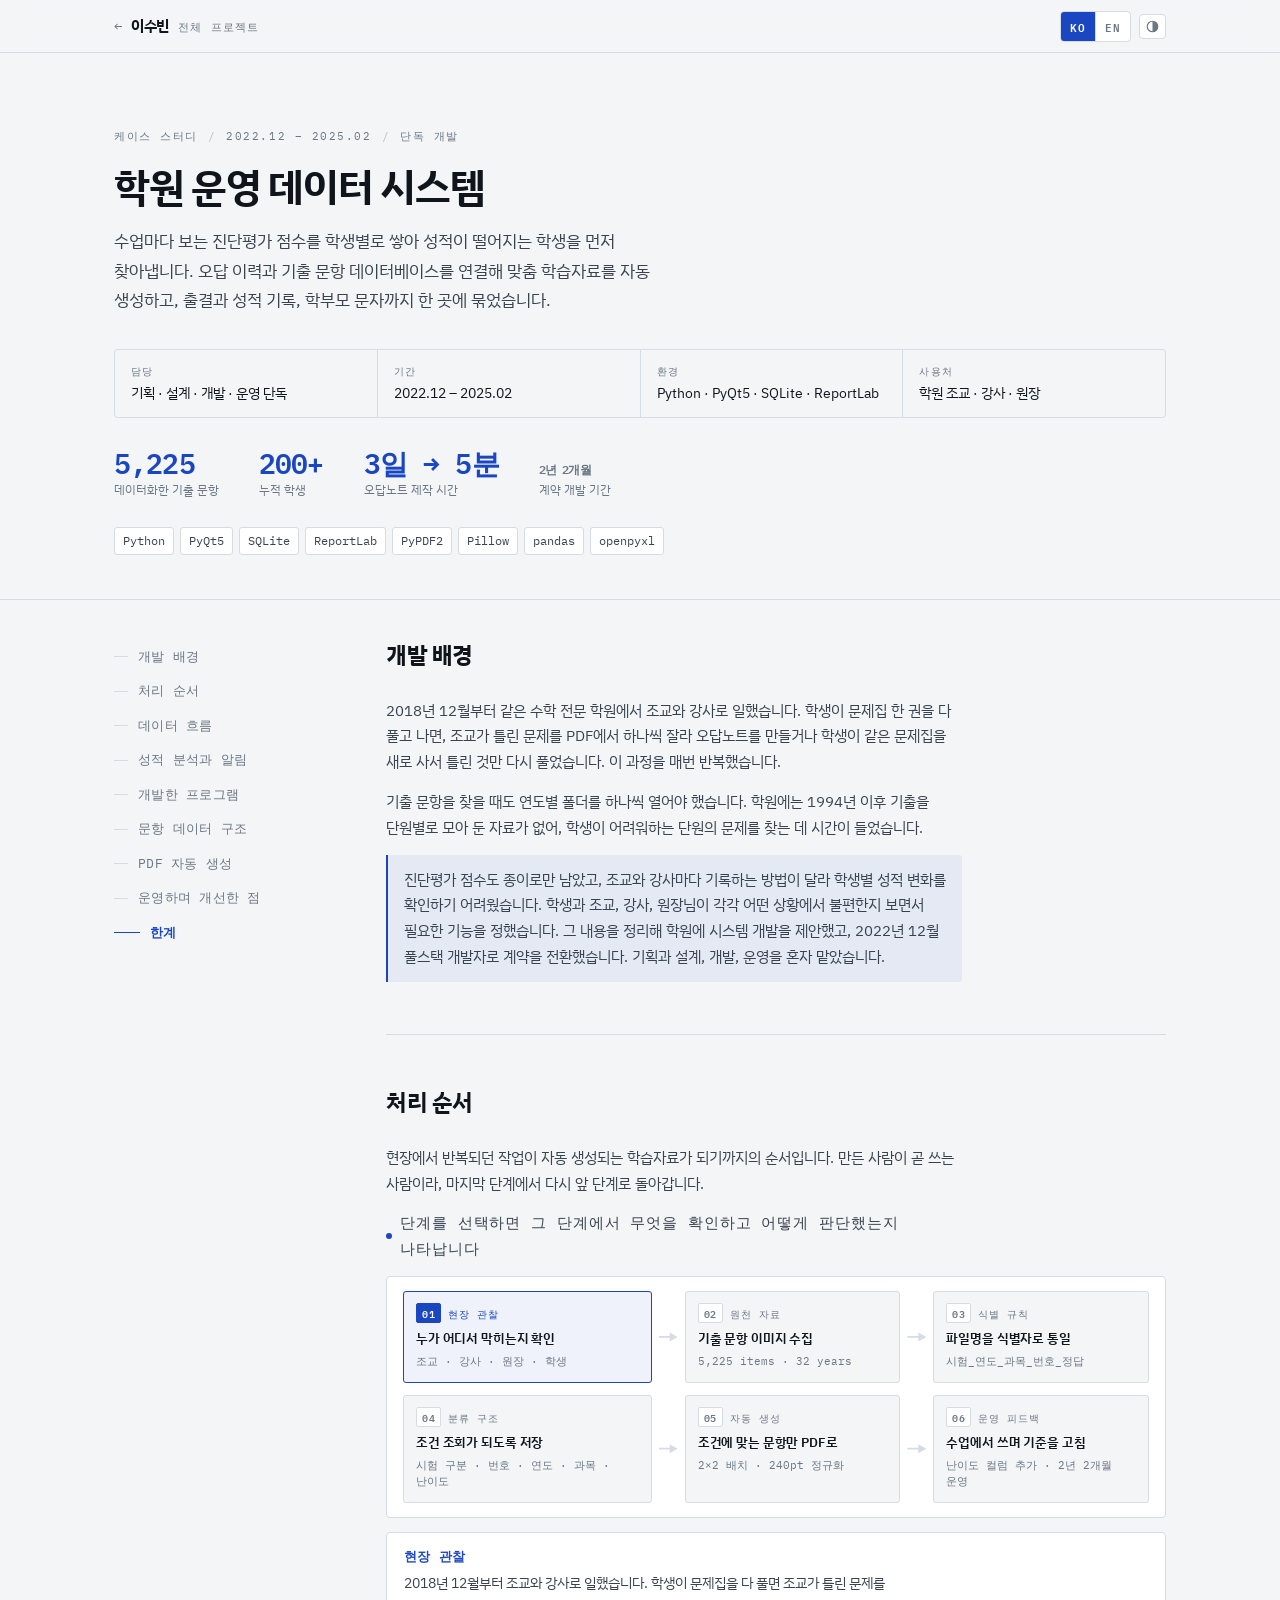
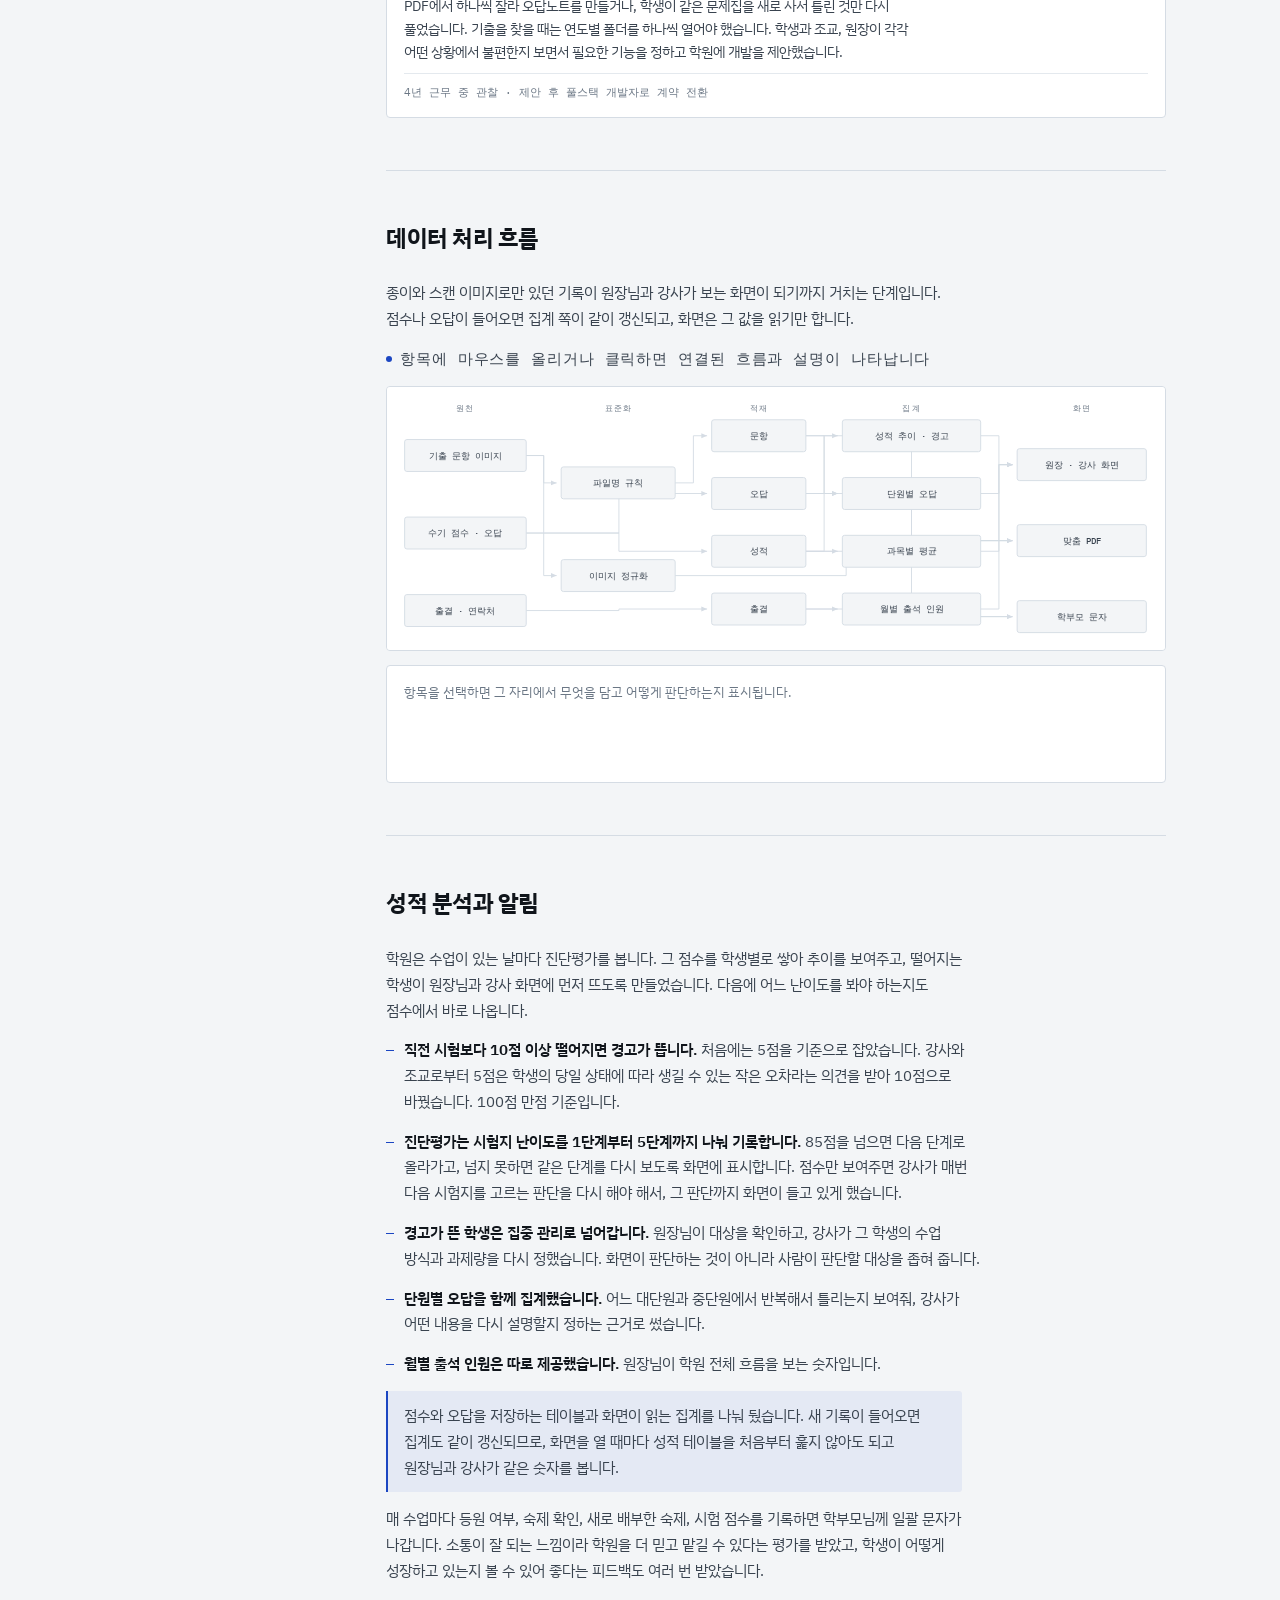
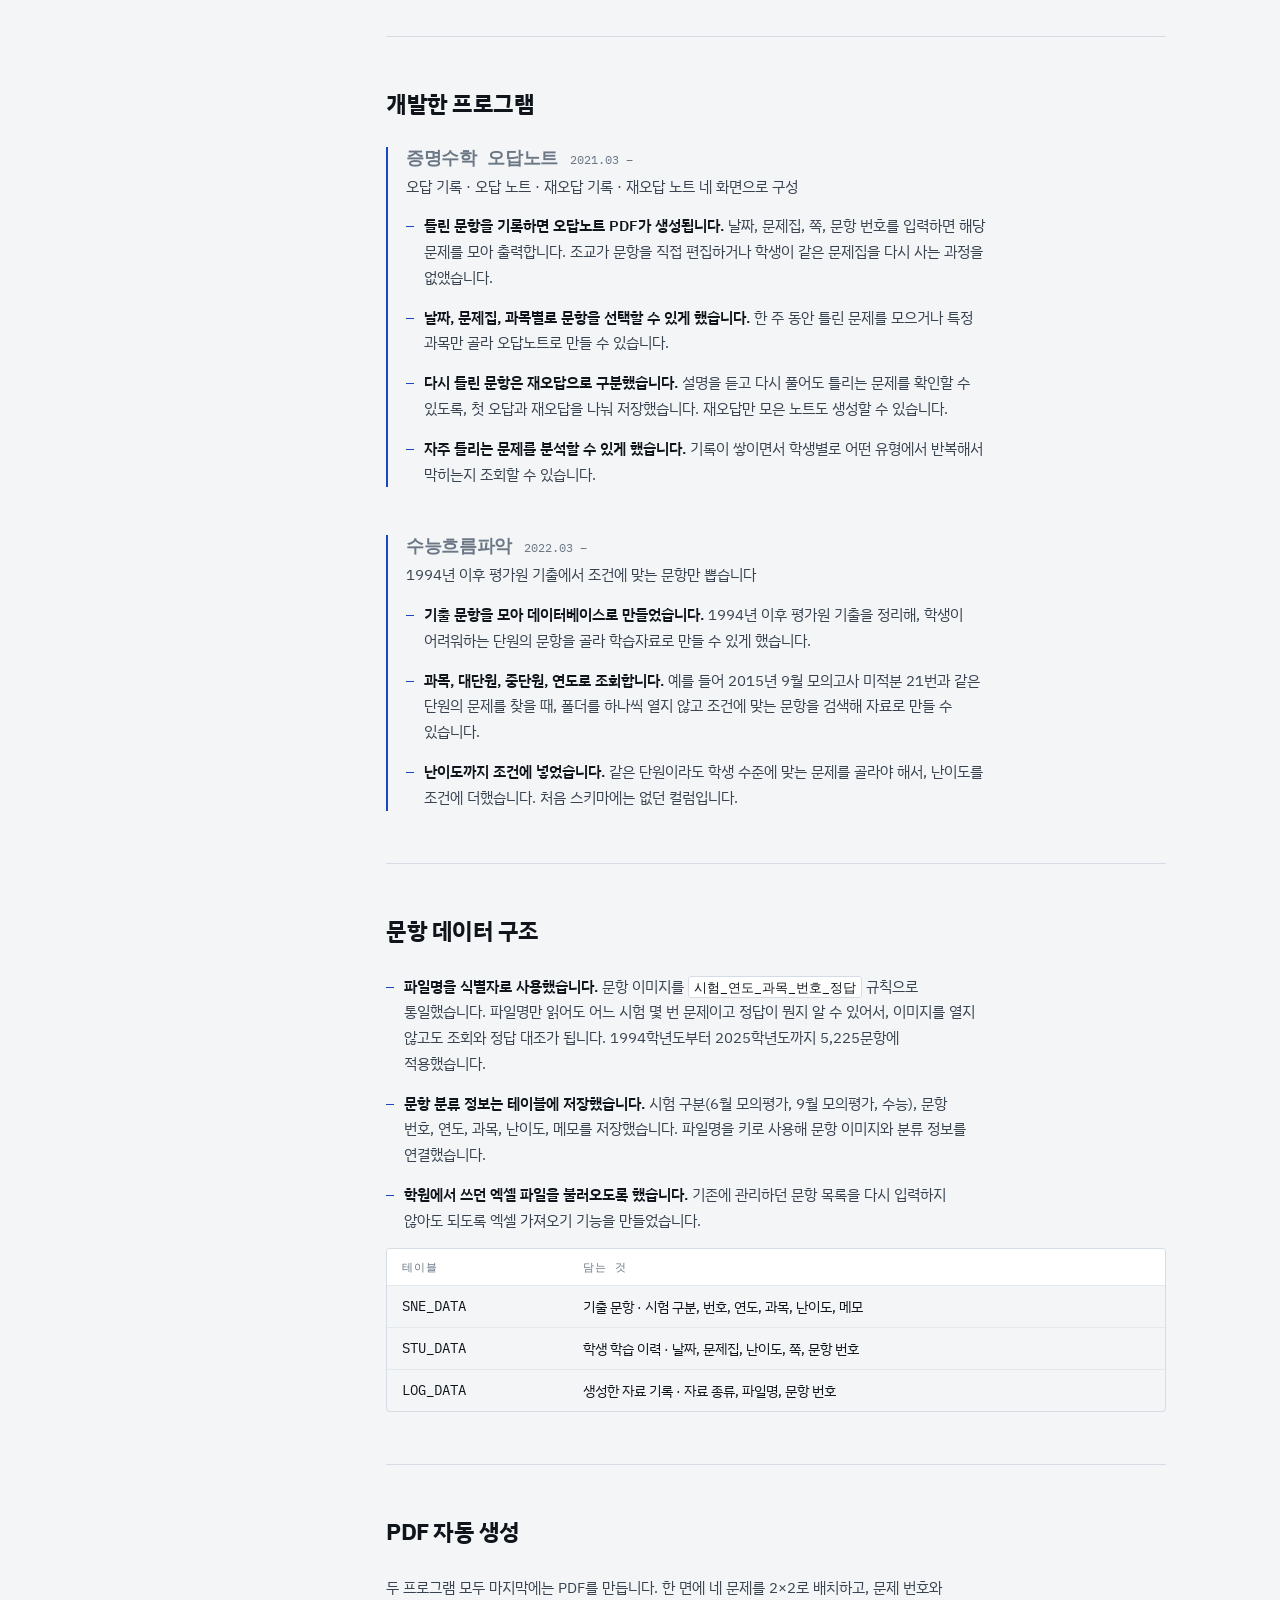
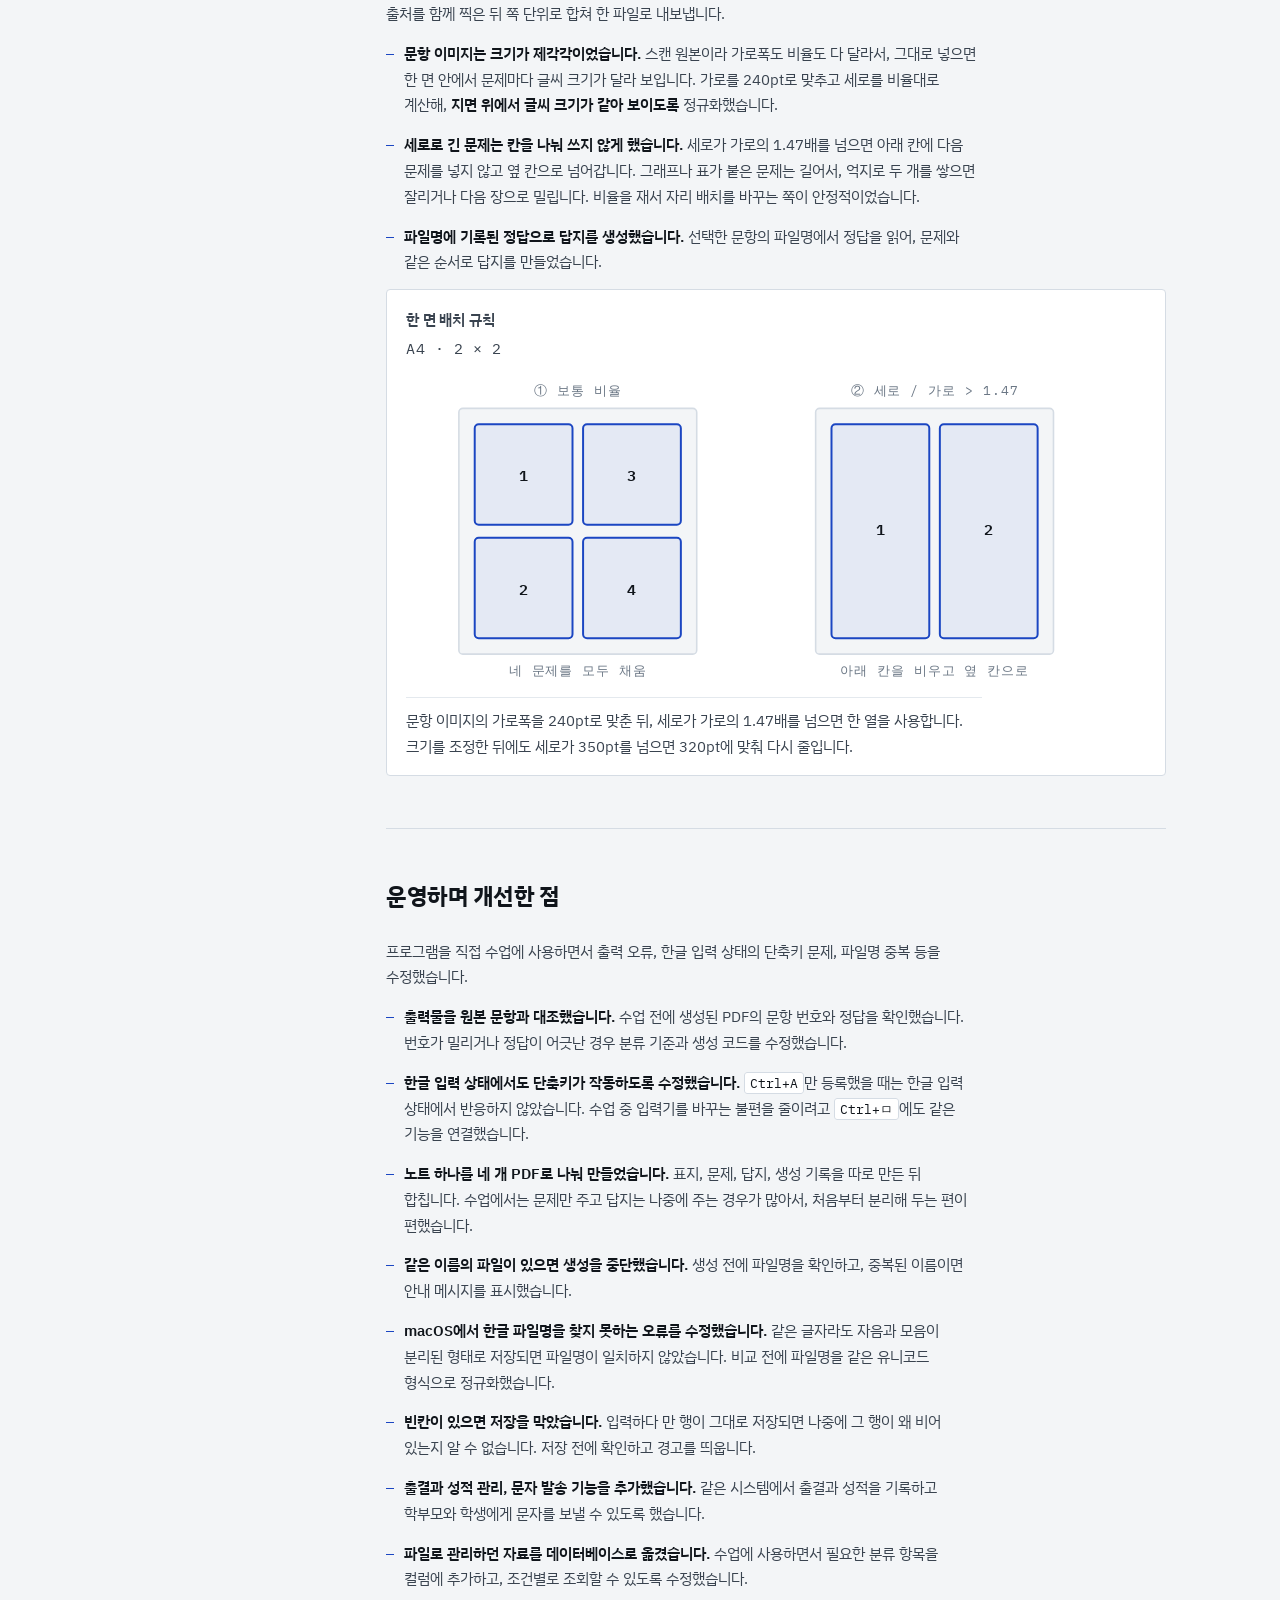
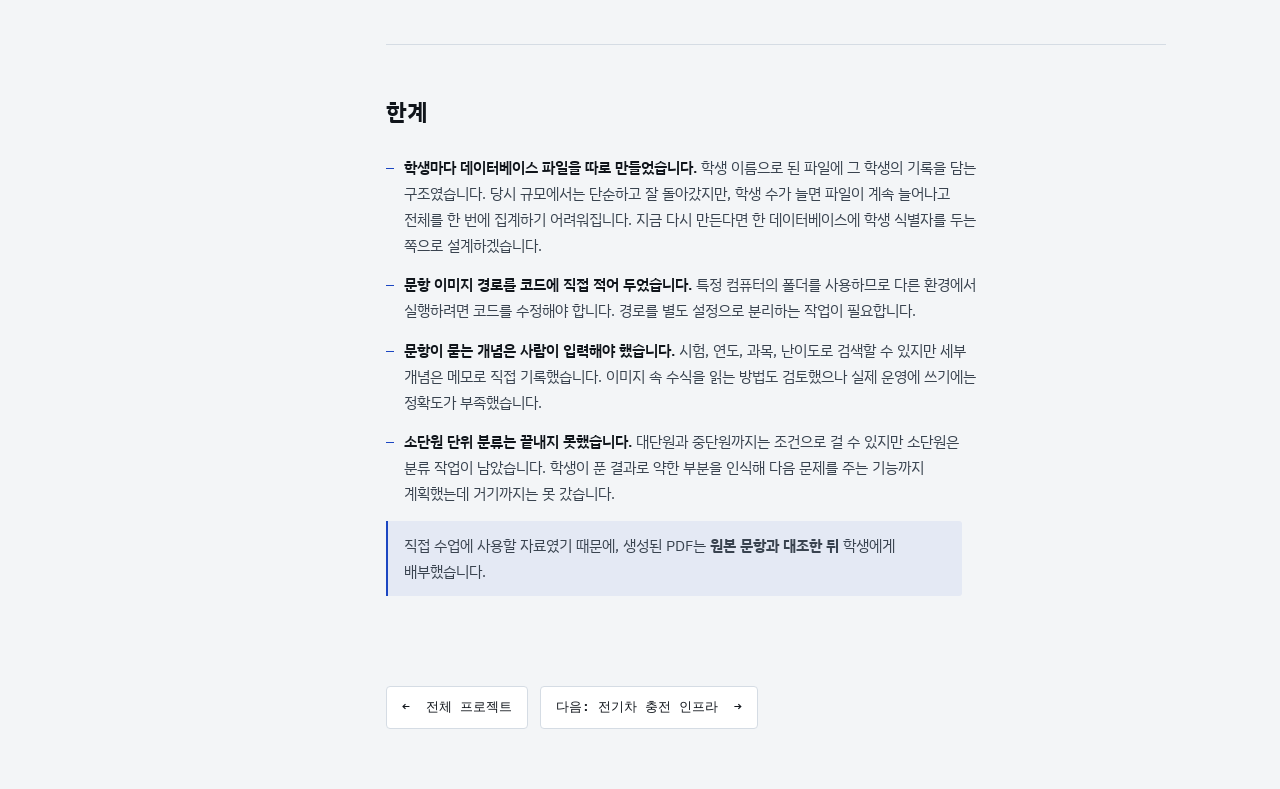
<file: projects/proofmath.html>
<!DOCTYPE html>
<html lang="ko">
<head>
<meta charset="utf-8">
<meta name="viewport" content="width=device-width, initial-scale=1">
<title>맞춤 학습자료 자동화 시스템 · 증명수학</title>
<meta name="description" content="학원에서 조교와 강사로 일하며 직접 만든 두 개의 프로그램. 오답노트 자동 생성과 1994년 이후 수능 기출 데이터화. 2년 2개월 동안 실제 운영에 쓰였습니다.">
<link rel="preconnect" href="https://fonts.googleapis.com">
<link rel="preconnect" href="https://fonts.gstatic.com" crossorigin>
<link rel="stylesheet" href="https://fonts.googleapis.com/css2?family=IBM+Plex+Mono:wght@400;500;600&family=IBM+Plex+Sans+KR:wght@400;500;600;700&display=swap">
<link rel="stylesheet" href="../assets/style.css">
<link rel="icon" href="../assets/favicon.svg" type="image/svg+xml">
<link rel="apple-touch-icon" href="../assets/apple-touch-icon.png">
<meta name="theme-color" content="#1B46C2">
</head>
<body>

<header class="topbar">
  <div class="wrap bar-inner">
    <a class="brand" href="../index.html">
      <span class="brand-back" aria-hidden="true">←</span>
      <span class="brand-name"><span class="ko">이수빈</span><span class="en">Suebin Lee</span></span>
      <span class="brand-alt"><span class="ko">전체 프로젝트</span><span class="en">All projects</span></span>
    </a>
    <div class="utils">
      <div class="seg" role="group" aria-label="Language">
        <button type="button" data-lang-set="ko" aria-pressed="true">KO</button>
        <button type="button" data-lang-set="en" aria-pressed="false">EN</button>
      </div>
      <button class="icon-btn" id="themeBtn" type="button" aria-label="Toggle theme">
        <svg viewBox="0 0 16 16" aria-hidden="true"><circle cx="8" cy="8" r="6.5" fill="none" stroke="currentColor" stroke-width="1.4"/><path d="M8 1.5a6.5 6.5 0 0 1 0 13z" fill="currentColor"/></svg>
      </button>
    </div>
  </div>
</header>

<header class="case-head">
  <div class="wrap">
    <p class="case-eyebrow">
      <span class="ko">케이스 스터디</span><span class="en">Case study</span>
      <span class="sep">/</span>
      <span>2022.12 – 2025.02</span>
      <span class="sep">/</span>
      <span class="ko">단독 개발</span><span class="en">sole developer</span>
    </p>
    <h1>
      <span class="ko">학원 운영 데이터 시스템</span>
      <span class="en">Academy Operations Data System</span>
    </h1>
    <p class="case-lede">
      <span class="ko">수업마다 보는 진단평가 점수를 학생별로 쌓아 성적이 떨어지는 학생을 먼저 찾아냅니다. 오답 이력과 기출 문항 데이터베이스를 연결해 맞춤 학습자료를 자동 생성하고, 출결과 성적 기록, 학부모 문자까지 한 곳에 묶었습니다.</span>
      <span class="en">Diagnostic scores from every lesson accumulate per student so a falling grade surfaces before anyone goes looking. Wrong-answer history joins a database of past exam items to generate study material automatically, with attendance, grades and parent messaging in the same place.</span>
    </p>

    <dl class="case-meta">
      <div>
        <dt><span class="ko">담당</span><span class="en">My scope</span></dt>
        <dd><span class="ko">기획 · 설계 · 개발 · 운영 단독</span><span class="en">Sole: concept, design, build, operation</span></dd>
      </div>
      <div>
        <dt><span class="ko">기간</span><span class="en">Period</span></dt>
        <dd>2022.12 – 2025.02</dd>
      </div>
      <div>
        <dt><span class="ko">환경</span><span class="en">Stack</span></dt>
        <dd>Python · PyQt5 · SQLite · ReportLab</dd>
      </div>
      <div>
        <dt><span class="ko">사용처</span><span class="en">Used by</span></dt>
        <dd><span class="ko">학원 조교 · 강사 · 원장</span><span class="en">Academy instructors and assistants, in production</span></dd>
      </div>
    </dl>

    <div class="kpis">
      <div class="kpi"><b>5,225</b><span><span class="ko">데이터화한 기출 문항</span><span class="en">exam items indexed</span></span></div>
      <div class="kpi"><b>200+</b><span><span class="ko">누적 학생</span><span class="en">students on record</span></span></div>
      <div class="kpi"><b>3일 → 5분</b><span><span class="ko">오답노트 제작 시간</span><span class="en">error-notebook build time</span></span></div>
      <div class="kpi"><b><span class="ko">2년 2개월</span><span class="en">2 yrs 2 mos</span></b><span><span class="ko">계약 개발 기간</span><span class="en">as contracted developer</span></span></div>
    </div>

    <ul class="stack case-stack">
      <li>Python</li><li>PyQt5</li><li>SQLite</li><li>ReportLab</li><li>PyPDF2</li><li>Pillow</li><li>pandas</li><li>openpyxl</li>
    </ul>
  </div>
</header>

<div class="wrap">
<div class="grid">

  <aside class="rail">
    <nav aria-label="Sections">
      <ul>
        <li><a href="#why"><span class="ko">개발 배경</span><span class="en">Background</span></a></li>
        <li><a href="#flow"><span class="ko">처리 순서</span><span class="en">How it moves</span></a></li>
        <li><a href="#arch"><span class="ko">데이터 흐름</span><span class="en">Data flow</span></a></li>
        <li><a href="#grade"><span class="ko">성적 분석과 알림</span><span class="en">Grades &amp; alerts</span></a></li>
        <li><a href="#products"><span class="ko">개발한 프로그램</span><span class="en">Two programs</span></a></li>
        <li><a href="#data"><span class="ko">문항 데이터 구조</span><span class="en">Item data model</span></a></li>
        <li><a href="#pdf"><span class="ko">PDF 자동 생성</span><span class="en">Generating material</span></a></li>
        <li><a href="#field"><span class="ko">운영하며 개선한 점</span><span class="en">Improvements from use</span></a></li>
        <li><a href="#limit"><span class="ko">한계</span><span class="en">Limits</span></a></li>
      </ul>
    </nav>
  </aside>

  <main>

    <!-- why -->
    <section id="why" class="rv">
      <div class="sec-head"><h2><span class="ko">개발 배경</span><span class="en">Background</span></h2></div>
      <div class="blk">
        <p class="ko">2018년 12월부터 같은 수학 전문 학원에서 조교와 강사로 일했습니다. 학생이 문제집 한 권을 다 풀고 나면, 조교가 틀린 문제를 PDF에서 하나씩 잘라 오답노트를 만들거나 학생이 같은 문제집을 새로 사서 틀린 것만 다시 풀었습니다. 이 과정을 매번 반복했습니다.</p>
        <p class="en">From December 2018 I worked as a maths teaching assistant and instructor at the same academy, running into the same loop over and over. When a student finished a workbook, an assistant would clip each wrong problem out of a PDF by hand, or the student would buy the same workbook again just to redo what they had missed.</p>
        <p class="ko">기출 문항을 찾을 때도 연도별 폴더를 하나씩 열어야 했습니다. 학원에는 1994년 이후 기출을 단원별로 모아 둔 자료가 없어, 학생이 어려워하는 단원의 문제를 찾는 데 시간이 들었습니다.</p>
        <p class="en">Past exam items were stored in year-by-year folders. The academy had no unit-based collection of papers dating back to 1994, so finding questions from a student’s weak unit meant checking files one at a time.</p>
        <p class="note">
          <span class="ko">진단평가 점수도 종이로만 남았고, 조교와 강사마다 기록하는 방법이 달라 학생별 성적 변화를 확인하기 어려웠습니다. 학생과 조교, 강사, 원장님이 각각 어떤 상황에서 불편한지 보면서 필요한 기능을 정했습니다. 그 내용을 정리해 학원에 시스템 개발을 제안했고, 2022년 12월 풀스택 개발자로 계약을 전환했습니다. 기획과 설계, 개발, 운영을 혼자 맡았습니다.</span>
          <span class="en">Because I knew from using the material where it jammed, I proposed building the system to the academy myself. The proposal was accepted, my contract changed to full-stack developer, and I owned it end to end.</span>
        </p>
      </div>
    </section>

    <!-- flow -->
    <section id="flow" class="rv">
      <div class="sec-head"><h2><span class="ko">처리 순서</span><span class="en">How the data moves</span></h2></div>
      <div class="blk">
        <p class="ko">현장에서 반복되던 작업이 자동 생성되는 학습자료가 되기까지의 순서입니다. 만든 사람이 곧 쓰는 사람이라, 마지막 단계에서 다시 앞 단계로 돌아갑니다.</p>
        <p class="en">How repeated manual work in a classroom became generated study material. Because the person who built it also used it, the last stage feeds back into the earlier ones.</p>

        <div class="flow-wrap">
          <p class="dgm-hint">
            <span class="ko">단계를 선택하면 그 단계에서 무엇을 확인하고 어떻게 판단했는지 나타납니다</span>
            <span class="en">Select a stage to see what was checked there and how it was decided</span>
          </p>

          <ol class="flow">
            <li class="flow-step">
              <button type="button" class="flow-node" data-step="pm1" aria-expanded="true">
                <span class="flow-head">
                  <span class="flow-n">01</span>
                  <span class="flow-stage"><span class="ko">현장 관찰</span><span class="en">Observation</span></span>
                </span>
                <span class="flow-t"><span class="ko">누가 어디서 막히는지 확인</span><span class="en">Watch where people get stuck</span></span>
                <span class="flow-m">조교 · 강사 · 원장 · 학생</span>
              </button>
            </li>
            <li class="flow-step">
              <button type="button" class="flow-node" data-step="pm2" aria-expanded="false">
                <span class="flow-head">
                  <span class="flow-n">02</span>
                  <span class="flow-stage"><span class="ko">원천 자료</span><span class="en">Source</span></span>
                </span>
                <span class="flow-t"><span class="ko">기출 문항 이미지 수집</span><span class="en">Collect past exam items</span></span>
                <span class="flow-m">5,225 items · 32 years</span>
              </button>
            </li>
            <li class="flow-step">
              <button type="button" class="flow-node" data-step="pm3" aria-expanded="false">
                <span class="flow-head">
                  <span class="flow-n">03</span>
                  <span class="flow-stage"><span class="ko">식별 규칙</span><span class="en">Keys</span></span>
                </span>
                <span class="flow-t"><span class="ko">파일명을 식별자로 통일</span><span class="en">Make the filename the key</span></span>
                <span class="flow-m">시험_연도_과목_번호_정답</span>
              </button>
            </li>
            <li class="flow-step">
              <button type="button" class="flow-node" data-step="pm4" aria-expanded="false">
                <span class="flow-head">
                  <span class="flow-n">04</span>
                  <span class="flow-stage"><span class="ko">분류 구조</span><span class="en">Model</span></span>
                </span>
                <span class="flow-t"><span class="ko">조건 조회가 되도록 저장</span><span class="en">Store so it can be queried</span></span>
                <span class="flow-m">시험 구분 · 번호 · 연도 · 과목 · 난이도</span>
              </button>
            </li>
            <li class="flow-step">
              <button type="button" class="flow-node" data-step="pm5" aria-expanded="false">
                <span class="flow-head">
                  <span class="flow-n">05</span>
                  <span class="flow-stage"><span class="ko">자동 생성</span><span class="en">Output</span></span>
                </span>
                <span class="flow-t"><span class="ko">조건에 맞는 문항만 PDF로</span><span class="en">Only the items that match, as a PDF</span></span>
                <span class="flow-m">2×2 배치 · 240pt 정규화</span>
              </button>
            </li>
            <li class="flow-step">
              <button type="button" class="flow-node" data-step="pm6" aria-expanded="false">
                <span class="flow-head">
                  <span class="flow-n">06</span>
                  <span class="flow-stage"><span class="ko">운영 피드백</span><span class="en">Feedback</span></span>
                </span>
                <span class="flow-t"><span class="ko">수업에서 쓰며 기준을 고침</span><span class="en">Used in class, then corrected</span></span>
                <span class="flow-m">난이도 컬럼 추가 · 2년 2개월 운영</span>
              </button>
            </li>
          </ol>

          <div class="flow-info" aria-live="polite">
            <div data-step-for="pm1">
              <h4>현장 관찰</h4>
              <p class="ko">2018년 12월부터 조교와 강사로 일했습니다. 학생이 문제집을 다 풀면 조교가 틀린 문제를 PDF에서 하나씩 잘라 오답노트를 만들거나, 학생이 같은 문제집을 새로 사서 틀린 것만 다시 풀었습니다. 기출을 찾을 때는 연도별 폴더를 하나씩 열어야 했습니다. 학생과 조교, 원장이 각각 어떤 상황에서 불편한지 보면서 필요한 기능을 정하고 학원에 개발을 제안했습니다.</p>
              <p class="en">I worked at the same academy for four years as a teaching assistant and instructor. When a student finished a workbook, an assistant cut the wrong questions out of a PDF one by one, or the student bought the same workbook again to redo them. Finding past exam items meant opening year folders one at a time. Watching where students, assistants and the director each got stuck determined the feature list, which I then proposed to the academy.</p>
              <span class="grain">4년 근무 중 관찰 · 제안 후 풀스택 개발자로 계약 전환</span>
            </div>

            <div data-step-for="pm2" hidden>
              <h4>원천 자료</h4>
              <p class="ko">1994학년도 이후 평가원 기출 문항 이미지를 모았습니다. 학원에는 단원별로 정리된 자료가 없어, 학생이 어려워하는 단원의 문제를 찾는 데 시간이 걸렸습니다. 1994학년도부터 2025학년도까지 5,225문항이 대상이었습니다.</p>
              <p class="en">Past national exam items since 1994 were gathered as images. The academy had nothing organised by unit, so finding questions for a unit a student struggled with took time. The scope was 5,225 items across 32 academic years.</p>
              <span class="grain">1994 – 2025 · 32 학년도 · 5,225 문항</span>
            </div>

            <div data-step-for="pm3" hidden>
              <h4>식별 규칙</h4>
              <p class="ko">문항 이미지 파일명을 시험_연도_과목_번호_정답 규칙으로 통일했습니다. 파일명만 읽어도 어느 시험 몇 번 문제이고 정답이 무엇인지 알 수 있어서, 이미지를 열지 않고도 조회와 정답 대조가 됩니다. 나중에 답지를 자동 생성할 때도 이 규칙을 그대로 사용했습니다.</p>
              <p class="en">Item image filenames were standardised as exam_year_subject_number_answer. The filename alone identifies which exam, which question and what the answer is, so lookup and answer-checking work without opening the image. The same rule later generated the answer sheets.</p>
              <span class="grain">파일명 = 조회 키 + 정답 · 5,225 문항에 적용</span>
            </div>

            <div data-step-for="pm4" hidden>
              <h4>분류 구조</h4>
              <p class="ko">문항 분류 정보는 테이블에 저장했습니다. 시험 구분(6월 모의평가, 9월 모의평가, 수능)과 문항 번호, 연도, 과목, 난이도, 메모를 담고 파일명을 키로 문항 이미지와 연결했습니다. 학원에서 이미 관리하던 문항 목록을 다시 입력하지 않아도 되도록 엑셀 가져오기도 만들었습니다.</p>
              <p class="en">Item classification lives in a table holding exam type (June mock, September mock, the national exam), question number, year, subject, difficulty and notes, linked to the image through the filename key. An Excel import was added so the lists the academy already maintained did not have to be retyped.</p>
              <span class="grain">과목 · 대단원 · 중단원 · 연도 조회 · 엑셀 가져오기</span>
            </div>

            <div data-step-for="pm5" hidden>
              <h4>자동 생성</h4>
              <p class="ko">두 프로그램 모두 마지막에는 PDF를 만듭니다. 한 면에 네 문제를 2×2로 배치하고 문제 번호와 출처를 함께 찍습니다. 스캔 원본이라 이미지 가로폭과 비율이 제각각이어서, 가로를 240pt로 맞추고 세로를 비율대로 계산해 지면 위에서 글씨 크기가 같아 보이게 했습니다. 세로가 가로의 1.47배를 넘는 문제는 아래 칸에 다음 문제를 넣지 않고 옆 칸으로 넘깁니다. 그래프나 표가 붙은 문제를 억지로 쌓으면 잘리거나 다음 장으로 밀리기 때문입니다.</p>
              <p class="en">Both programs end in a PDF: four questions per page in a 2×2 grid, stamped with the question number and its source. Because the images are scans with differing widths and ratios, each is normalised to 240pt wide with the height derived from the ratio, so type appears the same size across the page. An item taller than 1.47× its width moves to the next column instead of stacking, since questions carrying a graph or table get clipped or pushed to the next page when forced.</p>
              <span class="grain">한 면 4문항 · 가로 240pt 고정 · 세로/가로 1.47 초과 시 칸 이동 · 정답지 동시 생성</span>
            </div>

            <div data-step-for="pm6" hidden>
              <h4>운영 피드백</h4>
              <p class="ko">직접 수업에 쓰면서 출력물을 원본과 대조하고 분류 기준과 생성 코드를 고쳤습니다. 같은 단원이라도 학생 수준에 맞는 문제를 골라야 해서 난이도를 조건에 추가했는데, 처음 스키마에는 없던 컬럼입니다. 다시 틀린 문항은 재오답으로 구분해 첫 오답과 나눠 저장했고, 재오답만 모은 노트도 만들 수 있게 했습니다. 두 프로그램은 학원에서 조교와 강사가 실제로 사용했습니다.</p>
              <p class="en">Using the material in my own lessons meant checking output against the originals and revising both the classification rules and the generation code. Difficulty was added as a filter because the right question within a unit still depends on the student; it was not in the first schema. Repeat mistakes were stored separately from first-time ones so a notebook of only the repeats could be produced. Both programs were used by assistants and instructors in the academy.</p>
              <span class="grain">난이도 컬럼 후속 추가 · 재오답 분리 저장 · 2년 2개월 현장 운영</span>
            </div>
          </div>
        </div>
      </div>
    </section>



    <!-- arch -->
    <section id="arch" class="rv">
      <div class="sec-head"><h2><span class="ko">데이터 처리 흐름</span><span class="en">How the data moves</span></h2></div>
      <div class="blk">
        <p class="ko">종이와 스캔 이미지로만 있던 기록이 원장님과 강사가 보는 화면이 되기까지 거치는 단계입니다. 점수나 오답이 들어오면 집계 쪽이 같이 갱신되고, 화면은 그 값을 읽기만 합니다.</p>
        <p class="en">What it takes for records that existed only on paper and in scans to reach the screen the director and instructors use. A new score or wrong answer updates the aggregates with it; the screen only reads them.</p>

        <div class="dgm-wrap">
          <p class="dgm-hint">
            <span class="ko">항목에 마우스를 올리거나 클릭하면 연결된 흐름과 설명이 나타납니다</span>
            <span class="en">Hover or click a box to trace what flows into it</span>
          </p>

          <div class="dgm-stage">
            <svg class="dgm" viewBox="0 0 1000 320" role="img"
                 aria-label="원천 데이터에서 표준화, 적재 테이블, 집계를 거쳐 화면에 이르는 흐름">
              <defs>
                <marker id="ar" viewBox="0 0 10 10" refX="9" refY="5" markerWidth="7" markerHeight="7" orient="auto-start-reverse">
                  <path class="arrow" d="M0,1 L9,5 L0,9 z"/>
                </marker>
              </defs>

              <g class="stage-label">
                <text x="90"  y="18">원천</text>
                <text x="291" y="18">표준화</text>
                <text x="476" y="18">적재</text>
                <text x="677" y="18">집계</text>
                <text x="901" y="18">화면</text>
              </g>
              <g class="edge" data-ends="src_img std_name"><path d="M170,77 H193 V113 H210" marker-end="url(#ar)"/></g>
              <g class="edge" data-ends="src_img std_img"><path d="M170,77 H193 V235 H210" marker-end="url(#ar)"/></g>
              <g class="edge" data-ends="src_rec t_wrong"><path d="M170,179 H292 V127 H408" marker-end="url(#ar)"/></g>
              <g class="edge" data-ends="src_rec t_score"><path d="M170,179 H292 V203 H408" marker-end="url(#ar)"/></g>
              <g class="edge" data-ends="src_att t_att"><path d="M170,281 H292 V279 H408" marker-end="url(#ar)"/></g>
              <g class="edge" data-ends="std_name t_item"><path d="M366,113 H390 V51 H408" marker-end="url(#ar)"/></g>
              <g class="edge" data-ends="t_item a_unit"><path d="M538,51 H562 V127 H580" marker-end="url(#ar)"/></g>
              <g class="edge" data-ends="t_wrong a_unit"><path d="M538,127 H580" marker-end="url(#ar)"/></g>
              <g class="edge" data-ends="t_score a_trend"><path d="M538,203 H562 V51 H580" marker-end="url(#ar)"/></g>
              <g class="edge" data-ends="t_score a_subj"><path d="M538,203 H580" marker-end="url(#ar)"/></g>
              <g class="edge" data-ends="t_att a_att"><path d="M538,279 H580" marker-end="url(#ar)"/></g>
              <g class="edge" data-ends="a_trend v_screen"><path d="M768,51 H792 V89 H810" marker-end="url(#ar)"/></g>
              <g class="edge" data-ends="a_unit v_screen"><path d="M768,127 H792 V89 H810" marker-end="url(#ar)"/></g>
              <g class="edge" data-ends="a_subj v_screen"><path d="M768,203 H792 V89 H810" marker-end="url(#ar)"/></g>
              <g class="edge" data-ends="a_att v_screen"><path d="M768,279 H792 V89 H810" marker-end="url(#ar)"/></g>
              <g class="edge" data-ends="t_item v_pdf"><path d="M538,51 H677 V189 H810" marker-end="url(#ar)"/></g>
              <g class="edge" data-ends="t_wrong v_pdf"><path d="M538,127 H677 V189 H810" marker-end="url(#ar)"/></g>
              <g class="edge" data-ends="std_img v_pdf"><path d="M366,235 H591 V189 H810" marker-end="url(#ar)"/></g>
              <g class="edge" data-ends="t_score v_sms"><path d="M538,203 H677 V289 H810" marker-end="url(#ar)"/></g>
              <g class="edge" data-ends="t_att v_sms"><path d="M538,279 H677 V289 H810" marker-end="url(#ar)"/></g>
              <g class="node" data-node="src_img" tabindex="0" role="button" aria-label="기출 문항 이미지">
                <rect x="10" y="56" width="160" height="42"/>
                <text x="90" y="78">기출 문항 이미지</text>
              </g>
              <g class="node" data-node="src_rec" tabindex="0" role="button" aria-label="수기 점수 · 오답">
                <rect x="10" y="158" width="160" height="42"/>
                <text x="90" y="180">수기 점수 · 오답</text>
              </g>
              <g class="node" data-node="src_att" tabindex="0" role="button" aria-label="출결 · 연락처">
                <rect x="10" y="260" width="160" height="42"/>
                <text x="90" y="282">출결 · 연락처</text>
              </g>
              <g class="node" data-node="std_name" tabindex="0" role="button" aria-label="파일명 규칙">
                <rect x="216" y="92" width="150" height="42"/>
                <text x="291" y="114">파일명 규칙</text>
              </g>
              <g class="node" data-node="std_img" tabindex="0" role="button" aria-label="이미지 정규화">
                <rect x="216" y="214" width="150" height="42"/>
                <text x="291" y="236">이미지 정규화</text>
              </g>
              <g class="node" data-node="t_item" tabindex="0" role="button" aria-label="문항">
                <rect x="414" y="30" width="124" height="42"/>
                <text x="476" y="52">문항</text>
              </g>
              <g class="node" data-node="t_wrong" tabindex="0" role="button" aria-label="오답">
                <rect x="414" y="106" width="124" height="42"/>
                <text x="476" y="128">오답</text>
              </g>
              <g class="node" data-node="t_score" tabindex="0" role="button" aria-label="성적">
                <rect x="414" y="182" width="124" height="42"/>
                <text x="476" y="204">성적</text>
              </g>
              <g class="node" data-node="t_att" tabindex="0" role="button" aria-label="출결">
                <rect x="414" y="258" width="124" height="42"/>
                <text x="476" y="280">출결</text>
              </g>
              <g class="node" data-node="a_trend" tabindex="0" role="button" aria-label="성적 추이 · 경고">
                <rect x="586" y="30" width="182" height="42"/>
                <text x="677" y="52">성적 추이 · 경고</text>
              </g>
              <g class="node" data-node="a_unit" tabindex="0" role="button" aria-label="단원별 오답">
                <rect x="586" y="106" width="182" height="42"/>
                <text x="677" y="128">단원별 오답</text>
              </g>
              <g class="node" data-node="a_subj" tabindex="0" role="button" aria-label="과목별 평균">
                <rect x="586" y="182" width="182" height="42"/>
                <text x="677" y="204">과목별 평균</text>
              </g>
              <g class="node" data-node="a_att" tabindex="0" role="button" aria-label="월별 출석 인원">
                <rect x="586" y="258" width="182" height="42"/>
                <text x="677" y="280">월별 출석 인원</text>
              </g>
              <g class="node" data-node="v_screen" tabindex="0" role="button" aria-label="원장 · 강사 화면">
                <rect x="816" y="68" width="170" height="42"/>
                <text x="901" y="90">원장 · 강사 화면</text>
              </g>
              <g class="node" data-node="v_pdf" tabindex="0" role="button" aria-label="맞춤 PDF">
                <rect x="816" y="168" width="170" height="42"/>
                <text x="901" y="190">맞춤 PDF</text>
              </g>
              <g class="node" data-node="v_sms" tabindex="0" role="button" aria-label="학부모 문자">
                <rect x="816" y="268" width="170" height="42"/>
                <text x="901" y="290">학부모 문자</text>
              </g>
            </svg>
          </div>

          <div class="dgm-info" aria-live="polite">
            <p class="idle-card idle">
              <span class="ko">항목을 선택하면 그 자리에서 무엇을 담고 어떻게 판단하는지 표시됩니다.</span>
              <span class="en">Select a box to see what it holds and how it is decided.</span>
            </p>

            <div data-for="src_img" hidden>
              <h4>기출 문항 이미지</h4>
              <p class="ko">1994학년도 이후 평가원 기출을 스캔한 이미지입니다. 파일명과 크기, 비율이 제각각이라 그대로는 찾을 수도 배치할 수도 없었습니다.</p>
              <span class="grain">5,225 문항 · 1994 – 2025</span>
            </div>
            <div data-for="src_rec" hidden>
              <h4>수기 점수 · 오답</h4>
              <p class="ko">수업이 있는 날마다 본 진단평가 점수와 조교가 손으로 표시하던 오답입니다. 종이로만 남아 있었고 조교와 강사마다 적는 방식이 달랐습니다.</p>
              <span class="grain">종이 기록 · 작성 규칙 없음</span>
            </div>
            <div data-for="src_att" hidden>
              <h4>출결 · 연락처</h4>
              <p class="ko">등원 여부와 학부모 연락처입니다. 문자 발송과 월별 출석 집계의 재료가 됩니다.</p>
              <span class="grain">등원 · 보호자 연락처</span>
            </div>
            <div data-for="std_name" hidden>
              <h4>파일명 규칙</h4>
              <p class="ko">문항 이미지 파일명을 시험_연도_과목_번호_정답으로 통일했습니다. 파일명만 읽으면 어느 시험 몇 번이고 정답이 뭔지 알 수 있어, 이미지를 열지 않고 조회와 정답 대조가 됩니다.</p>
              <span class="grain">파일명 = 조회 키 + 정답</span>
            </div>
            <div data-for="std_img" hidden>
              <h4>이미지 정규화</h4>
              <p class="ko">가로를 240pt로 맞추고 세로를 비율대로 계산합니다. 세로가 가로의 1.47배를 넘으면 아래 칸에 쌓지 않고 옆 칸으로 넘깁니다.</p>
              <span class="grain">240pt 고정 · 1.47 비율 규칙</span>
            </div>
            <div data-for="t_item" hidden>
              <h4>문항</h4>
              <p class="ko">시험 구분, 번호, 연도, 과목, 대단원, 중단원, 난이도, 메모를 담습니다. 난이도는 처음 스키마에 없었고 쓰다가 넣었습니다.</p>
              <span class="grain">파일명을 키로 이미지와 연결</span>
            </div>
            <div data-for="t_wrong" hidden>
              <h4>오답</h4>
              <p class="ko">학생 × 날짜 × 문항. 첫 오답과 재오답을 나눠 저장합니다. 한 테이블에 섞으면 같은 문제를 두 번 틀린 기록이 한 번으로 세어집니다.</p>
              <span class="grain">첫 오답 / 재오답 분리</span>
            </div>
            <div data-for="t_score" hidden>
              <h4>성적</h4>
              <p class="ko">학생 × 시험일 × 점수. 진단평가와 모의평가를 구분하고, 진단평가는 본 시험지의 난이도 단계를 함께 기록합니다. 85점을 넘으면 다음 단계, 넘지 못하면 같은 단계를 다시 보도록 판정합니다.</p>
              <span class="grain">100점 만점 · 난이도 5단계 · 85점 기준</span>
            </div>
            <div data-for="t_att" hidden>
              <h4>출결</h4>
              <p class="ko">학생 × 날짜. 등원 여부가 들어오면 월별 집계와 문자 발송이 함께 움직입니다.</p>
              <span class="grain">학생 × 날짜</span>
            </div>
            <div data-for="a_trend" hidden>
              <h4>성적 추이 · 경고</h4>
              <p class="ko">학생별 점수를 시험일 순으로 늘어놓고, 직전보다 10점 이상 떨어지면 경고로 표시합니다. 처음에는 5점을 기준으로 잡았다가 현장 의견을 받아 10점으로 바꿨습니다.</p>
              <span class="grain">직전 대비 10점 이상 하락</span>
            </div>
            <div data-for="a_unit" hidden>
              <h4>단원별 오답</h4>
              <p class="ko">오답을 문항의 대단원과 중단원으로 묶습니다. 어느 단원에서 반복해 틀리는지 보여줘 강사가 다시 다룰 내용을 정합니다.</p>
              <span class="grain">대단원 · 중단원 집계</span>
            </div>
            <div data-for="a_subj" hidden>
              <h4>과목별 평균</h4>
              <p class="ko">최근 60일, 응시 2건 이상인 과목의 평균 점수를 함께 보여줍니다. 평균이 낮은 과목이 먼저 눈에 들어오게 색을 달리했습니다.</p>
              <span class="grain">60일 · 응시 2건 이상</span>
            </div>
            <div data-for="a_att" hidden>
              <h4>월별 출석 인원</h4>
              <p class="ko">출결을 월 단위로 묶습니다. 원장님이 학원 전체 흐름을 보는 숫자입니다.</p>
              <span class="grain">월 단위 인원</span>
            </div>
            <div data-for="v_screen" hidden>
              <h4>원장 · 강사 화면</h4>
              <p class="ko">분석 결과를 보고서로 넘기지 않고 평소 쓰는 화면에 띄웠습니다. 읽는 사람이 분석가가 아니라 현장 사람이었기 때문입니다. 경고가 뜬 학생은 집중 관리로 넘어갑니다.</p>
              <span class="grain">집계를 읽기만 함 · 계산은 입력 시점</span>
            </div>
            <div data-for="v_pdf" hidden>
              <h4>맞춤 PDF</h4>
              <p class="ko">오답 이력과 문항 분류를 연결해 맞춤 문제지, 오답노트, 재오답노트를 만듭니다. 길게는 3일 걸리던 작업이 5분으로 줄었습니다.</p>
              <span class="grain">문제 · 답지 · 표지 · 생성 기록</span>
            </div>
            <div data-for="v_sms" hidden>
              <h4>학부모 문자</h4>
              <p class="ko">등원, 숙제 확인, 새 숙제, 시험 점수를 기록하면 학부모님께 일괄 발송됩니다. 결석·보강·시험 결과 등 템플릿을 두고 이름과 날짜를 치환합니다.</p>
              <span class="grain">템플릿 11종 · 수신 대상 분리</span>
            </div>
          </div>
        </div>
      </div>
    </section>

    <!-- grade -->
    <section id="grade" class="rv">
      <div class="sec-head"><h2><span class="ko">성적 분석과 알림</span><span class="en">Grades and alerts</span></h2></div>
      <div class="blk">
        <p class="ko">학원은 수업이 있는 날마다 진단평가를 봅니다. 그 점수를 학생별로 쌓아 추이를 보여주고, 떨어지는 학생이 원장님과 강사 화면에 먼저 뜨도록 만들었습니다. 다음에 어느 난이도를 봐야 하는지도 점수에서 바로 나옵니다.</p>
        <p class="en">The academy runs a short diagnostic test every lesson day. Those scores accumulate per student, and a student whose score drops surfaces on the director's and instructors' screen before anyone has to go looking.</p>

        <ul class="bul">
          <li class="ko"><b>직전 시험보다 10점 이상 떨어지면 경고가 뜹니다.</b> 처음에는 5점을 기준으로 잡았습니다. 강사와 조교로부터 5점은 학생의 당일 상태에 따라 생길 수 있는 작은 오차라는 의견을 받아 10점으로 바꿨습니다. 100점 만점 기준입니다.</li>
          <li class="en"><b>A drop of 10 points or more raises a warning.</b> The first threshold was 5. Instructors and assistants pointed out that 5 points can come from how a student happens to feel that day, so it moved to 10. Out of 100.</li>

          <li class="ko"><b>진단평가는 시험지 난이도를 1단계부터 5단계까지 나눠 기록합니다.</b> 85점을 넘으면 다음 단계로 올라가고, 넘지 못하면 같은 단계를 다시 보도록 화면에 표시합니다. 점수만 보여주면 강사가 매번 다음 시험지를 고르는 판단을 다시 해야 해서, 그 판단까지 화면이 들고 있게 했습니다.</li>
          <li class="en"><b>Diagnostic tests are graded across five difficulty levels.</b> Above 85 the student moves up a level; below it, the same level comes again, and the screen says which. Showing only the score would leave an instructor deciding the next paper every time, so that decision sits in the screen.</li>

          <li class="ko"><b>경고가 뜬 학생은 집중 관리로 넘어갑니다.</b> 원장님이 대상을 확인하고, 강사가 그 학생의 수업 방식과 과제량을 다시 정했습니다. 화면이 판단하는 것이 아니라 사람이 판단할 대상을 좁혀 줍니다.</li>
          <li class="en"><b>A flagged student moves into closer supervision.</b> The director reviews who came up and the instructor adjusts that student's lesson format and workload. The screen does not decide anything; it narrows down who a person needs to look at.</li>

          <li class="ko"><b>단원별 오답을 함께 집계했습니다.</b> 어느 대단원과 중단원에서 반복해서 틀리는지 보여줘, 강사가 어떤 내용을 다시 설명할지 정하는 근거로 썼습니다.</li>
          <li class="en"><b>Wrong answers are also rolled up by unit.</b> Showing which major and minor units a student keeps missing gave instructors a basis for deciding what to re-teach.</li>

          <li class="ko"><b>월별 출석 인원은 따로 제공했습니다.</b> 원장님이 학원 전체 흐름을 보는 숫자입니다.</li>
          <li class="en"><b>Monthly attendance counts sit separately.</b> That is the figure the director uses to read the academy as a whole.</li>
        </ul>

        <p class="note">
          <span class="ko">점수와 오답을 저장하는 테이블과 화면이 읽는 집계를 나눠 뒀습니다. 새 기록이 들어오면 집계도 같이 갱신되므로, 화면을 열 때마다 성적 테이블을 처음부터 훑지 않아도 되고 원장님과 강사가 같은 숫자를 봅니다.</span>
          <span class="en">The tables that receive scores and wrong answers are kept apart from the aggregates the screen reads. A new record updates the aggregates with it, so opening the screen does not re-scan the score table, and the director and the instructors are looking at the same number.</span>
        </p>

        <p class="ko">매 수업마다 등원 여부, 숙제 확인, 새로 배부한 숙제, 시험 점수를 기록하면 학부모님께 일괄 문자가 나갑니다. 소통이 잘 되는 느낌이라 학원을 더 믿고 맡길 수 있다는 평가를 받았고, 학생이 어떻게 성장하고 있는지 볼 수 있어 좋다는 피드백도 여러 번 받았습니다.</p>
        <p class="en">Recording arrival, homework checked, homework assigned and the day's score sends one combined message to the parent. Parents said it made the academy feel easier to trust, and several said they liked being able to watch their child progress.</p>
      </div>
    </section>

    <!-- products -->
    <section id="products" class="rv">
      <div class="sec-head"><h2><span class="ko">개발한 프로그램</span><span class="en">Two programs</span></h2></div>
      <div class="blk">

        <div class="prod">
          <div class="prod-head">
            <h3><span class="ko">증명수학 오답노트</span><span class="en">Error Notebook</span></h3>
            <span class="prod-when">2021.03 –</span>
          </div>
          <p class="prod-sub"><span class="ko">오답 기록 · 오답 노트 · 재오답 기록 · 재오답 노트 네 화면으로 구성</span><span class="en">Enter what a student got wrong, get their error notebook</span></p>

          <ul class="bul">
            <li class="ko"><b>틀린 문항을 기록하면 오답노트 PDF가 생성됩니다.</b> 날짜, 문제집, 쪽, 문항 번호를 입력하면 해당 문제를 모아 출력합니다. 조교가 문항을 직접 편집하거나 학생이 같은 문제집을 다시 사는 과정을 없앴습니다.</li>
            <li class="en"><b>The cut-and-paste went away.</b> Record a missed item by date, workbook, page and number, and the notebook comes out as a PDF — no assistant editing PDFs, no student rebuying a workbook.</li>

            <li class="ko"><b>날짜, 문제집, 과목별로 문항을 선택할 수 있게 했습니다.</b> 한 주 동안 틀린 문제를 모으거나 특정 과목만 골라 오답노트로 만들 수 있습니다.</li>
            <li class="en"><b>You choose how it groups.</b> Notebooks can be pulled by date, by workbook or by subject — what you need for a week's review and for a whole subject are not the same thing.</li>

            <li class="ko"><b>다시 틀린 문항은 재오답으로 구분했습니다.</b> 설명을 듣고 다시 풀어도 틀리는 문제를 확인할 수 있도록, 첫 오답과 재오답을 나눠 저장했습니다. 재오답만 모은 노트도 생성할 수 있습니다.</li>
            <li class="en"><b>Wrong once and wrong again are separate states.</b> Items missed a second time are recorded as <em>repeat errors</em> and get a notebook of their own. “Still wrong after it was explained and retried” is a far stronger teaching signal, so the two were never collapsed into one field.</li>

            <li class="ko"><b>자주 틀리는 문제를 분석할 수 있게 했습니다.</b> 기록이 쌓이면서 학생별로 어떤 유형에서 반복해서 막히는지 조회할 수 있습니다.</li>
            <li class="en"><b>Recurring misses became visible.</b> As records accumulate, you can see which kinds of problem a given student keeps getting stuck on.</li>
          </ul>

        </div>

        <div class="prod">
          <div class="prod-head">
            <h3><span class="ko">수능흐름파악</span><span class="en">Exam Trend Finder</span></h3>
            <span class="prod-when">2022.03 –</span>
          </div>
          <p class="prod-sub"><span class="ko">1994년 이후 평가원 기출에서 조건에 맞는 문항만 뽑습니다</span><span class="en">Pull just the part you need from every national exam item since 1994</span></p>

          <ul class="bul">
            <li class="ko"><b>기출 문항을 모아 데이터베이스로 만들었습니다.</b> 1994년 이후 평가원 기출을 정리해, 학생이 어려워하는 단원의 문항을 골라 학습자료로 만들 수 있게 했습니다.</li>
            <li class="en"><b>I built a database of past exam questions.</b> I organised exam-board questions from 1994 onward so instructors could select material from the units a student needed to practise.</li>

            <li class="ko"><b>과목, 대단원, 중단원, 연도로 조회합니다.</b> 예를 들어 2015년 9월 모의고사 미적분 21번과 같은 단원의 문제를 찾을 때, 폴더를 하나씩 열지 않고 조건에 맞는 문항을 검색해 자료로 만들 수 있습니다.</li>
            <li class="en"><b>Filter by subject, major unit, sub-unit and year.</b> Set the criteria and the matching items collect into one set — what used to mean digging through folders for “something like question 21 of the September 2015 calculus paper” became a single query.</li>

            <li class="ko"><b>난이도까지 조건에 넣었습니다.</b> 같은 단원이라도 학생 수준에 맞는 문제를 골라야 해서, 난이도를 조건에 더했습니다. 처음 스키마에는 없던 컬럼입니다.</li>
            <li class="en"><b>Difficulty became a filter too.</b> Within one unit the problem still has to match the student's level, so difficulty was added as a criterion — a column the first schema did not have.</li>
          </ul>

        </div>

      </div>
    </section>

    <!-- data -->
    <section id="data" class="rv">
      <div class="sec-head"><h2><span class="ko">문항 데이터 구조</span><span class="en">Item data model</span></h2></div>
      <div class="blk">
        <ul class="bul">
          <li class="ko"><b>파일명을 식별자로 사용했습니다.</b> 문항 이미지를 <code>시험_연도_과목_번호_정답</code> 규칙으로 통일했습니다. 파일명만 읽어도 어느 시험 몇 번 문제이고 정답이 뭔지 알 수 있어서, 이미지를 열지 않고도 조회와 정답 대조가 됩니다. 1994학년도부터 2025학년도까지 5,225문항에 적용했습니다.</li>
          <li class="en"><b>The filename became the identifier.</b> Item images follow <code>exam_year_subject_number_answer</code>, so reading the name alone tells you which paper, which question and what the answer is — queries and answer-key checks work without opening a single image. Applied across 5,225 items spanning 32 academic years, 1994 to 2025.</li>

          <li class="ko"><b>문항 분류 정보는 테이블에 저장했습니다.</b> 시험 구분(6월 모의평가, 9월 모의평가, 수능), 문항 번호, 연도, 과목, 난이도, 메모를 저장했습니다. 파일명을 키로 사용해 문항 이미지와 분류 정보를 연결했습니다.</li>
          <li class="en"><b>Classification lives in a table.</b> Exam type (June or September mock, or the national exam), question number, year, subject, difficulty and notes are stored in the database. The filename only points at an item; the attributes you search on belong to the table.</li>

          <li class="ko"><b>학원에서 쓰던 엑셀 파일을 불러오도록 했습니다.</b> 기존에 관리하던 문항 목록을 다시 입력하지 않아도 되도록 엑셀 가져오기 기능을 만들었습니다.</li>
          <li class="en"><b>Input met people where they were.</b> The academy already kept item lists in spreadsheets, so an Excel import path was built alongside. Letting existing files flow in was more realistic than asking everyone to adopt a new tool first.</li>
        </ul>

        <div class="tbl-wrap">
          <table class="data">
            <thead>
              <tr>
                <th><span class="ko">테이블</span><span class="en">Table</span></th>
                <th><span class="ko">담는 것</span><span class="en">What it holds</span></th>
              </tr>
            </thead>
            <tbody>
              <tr><td class="mono">SNE_DATA</td><td><span class="ko">기출 문항 · 시험 구분, 번호, 연도, 과목, 난이도, 메모</span><span class="en">Exam items · type, number, year, subject, difficulty, notes</span></td></tr>
              <tr><td class="mono">STU_DATA</td><td><span class="ko">학생 학습 이력 · 날짜, 문제집, 난이도, 쪽, 문항 번호</span><span class="en">Student history · date, workbook, level, page, question number</span></td></tr>
              <tr><td class="mono">LOG_DATA</td><td><span class="ko">생성한 자료 기록 · 자료 종류, 파일명, 문항 번호</span><span class="en">Generated material · type, filename, question number</span></td></tr>
            </tbody>
          </table>
        </div>
      </div>
    </section>

    <!-- pdf -->
    <section id="pdf" class="rv">
      <div class="sec-head"><h2><span class="ko">PDF 자동 생성</span><span class="en">Generating the material</span></h2></div>
      <div class="blk">
        <p class="ko">두 프로그램 모두 마지막에는 PDF를 만듭니다. 한 면에 네 문제를 2×2로 배치하고, 문제 번호와 출처를 함께 찍은 뒤 쪽 단위로 합쳐 한 파일로 내보냅니다.</p>
        <p class="en">Both programs end in a PDF: four problems per page in a 2×2 grid, each stamped with its number and source, merged page by page into one file.</p>

        <ul class="bul">
          <li class="ko"><b>문항 이미지는 크기가 제각각이었습니다.</b> 스캔 원본이라 가로폭도 비율도 다 달라서, 그대로 넣으면 한 면 안에서 문제마다 글씨 크기가 달라 보입니다. 가로를 240pt로 맞추고 세로를 비율대로 계산해, <b>지면 위에서 글씨 크기가 같아 보이도록</b> 정규화했습니다.</li>
          <li class="en"><b>Item images came in every size.</b> Scanned from different sources, they varied in width and aspect ratio, and dropping them in as-is made the text look a different size in every problem on the page. Normalising width to 240pt and deriving height from the ratio keeps <b>the apparent text size consistent across the page.</b></li>

          <li class="ko"><b>세로로 긴 문제는 칸을 나눠 쓰지 않게 했습니다.</b> 세로가 가로의 1.47배를 넘으면 아래 칸에 다음 문제를 넣지 않고 옆 칸으로 넘어갑니다. 그래프나 표가 붙은 문제는 길어서, 억지로 두 개를 쌓으면 잘리거나 다음 장으로 밀립니다. 비율을 재서 자리 배치를 바꾸는 쪽이 안정적이었습니다.</li>
          <li class="en"><b>Tall problems get a column to themselves.</b> Past a height-to-width ratio of 1.47 the layout skips the slot below and moves to the next column. Problems carrying a graph or table run long, and forcing two into one column clips them or pushes them onto the next page — measuring the ratio and changing the placement held up better.</li>

          <li class="ko"><b>파일명에 기록된 정답으로 답지를 생성했습니다.</b> 선택한 문항의 파일명에서 정답을 읽어, 문제와 같은 순서로 답지를 만들었습니다.</li>
          <li class="en"><b>The answer key is parsed from the filenames.</b> The program reads the answer for each selected item and lists answers in the same order as the questions.</li>
        </ul>

        <div class="viz">
          <div class="viz-head">
            <p class="viz-title"><span class="ko">한 면 배치 규칙</span><span class="en">Page layout rule</span></p>
            <p class="viz-sub">A4 · 2 × 2</p>
          </div>
          <svg class="fig-svg" viewBox="0 0 560 234" role="img"
               aria-label="A4 한 면에 네 문제를 2열 2행으로 배치하고, 세로로 긴 문제는 아래 칸을 비우고 옆 칸으로 넘어가는 규칙">
            <text class="cap" x="130" y="16"><tspan class="ko">① 보통 비율</tspan></text>
            <text class="cap" x="130" y="16"><tspan class="en">① normal ratio</tspan></text>
            <rect class="b" x="40" y="26" width="180" height="186"/>
            <rect class="b-hi" x="52" y="38" width="74" height="76"/><text class="t-hi" x="89" y="78">1</text>
            <rect class="b-hi" x="52" y="124" width="74" height="76"/><text class="t-hi" x="89" y="164">2</text>
            <rect class="b-hi" x="134" y="38" width="74" height="76"/><text class="t-hi" x="171" y="78">3</text>
            <rect class="b-hi" x="134" y="124" width="74" height="76"/><text class="t-hi" x="171" y="164">4</text>

            <text class="cap" x="400" y="16">② 세로 / 가로 &gt; 1.47</text>
            <rect class="b" x="310" y="26" width="180" height="186"/>
            <rect class="b-hi" x="322" y="38" width="74" height="162"/><text class="t-hi" x="359" y="119">1</text>
            <rect class="b-hi" x="404" y="38" width="74" height="162"/><text class="t-hi" x="441" y="119">2</text>

            <text class="cap" x="130" y="228"><tspan class="ko">네 문제를 모두 채움</tspan></text>
            <text class="cap" x="130" y="228"><tspan class="en">all four slots filled</tspan></text>
            <text class="cap" x="400" y="228"><tspan class="ko">아래 칸을 비우고 옆 칸으로</tspan></text>
            <text class="cap" x="400" y="228"><tspan class="en">skip the slot below, go sideways</tspan></text>
          </svg>
          <p class="viz-foot">
            <span class="ko">문항 이미지의 가로폭을 240pt로 맞춘 뒤, 세로가 가로의 1.47배를 넘으면 한 열을 사용합니다. 크기를 조정한 뒤에도 세로가 350pt를 넘으면 320pt에 맞춰 다시 줄입니다.</span>
            <span class="en">Widths are normalised to 240pt first; past a 1.47 height-to-width ratio an item takes a whole column. If height still exceeds 350pt after normalisation, it is scaled once more to fit 320pt.</span>
          </p>
        </div>
      </div>
    </section>

    <!-- field -->
    <section id="field" class="rv">
      <div class="sec-head"><h2><span class="ko">운영하며 개선한 점</span><span class="en">Improvements from use</span></h2></div>
      <div class="blk">
        <p class="ko">프로그램을 직접 수업에 사용하면서 출력 오류, 한글 입력 상태의 단축키 문제, 파일명 중복 등을 수정했습니다.</p>
        <p class="en">Much of this was changed because I used it in class myself. A feature working and a feature being usable mid-lesson turned out to be different things.</p>

        <ul class="bul">
          <li class="ko"><b>출력물을 원본 문항과 대조했습니다.</b> 수업 전에 생성된 PDF의 문항 번호와 정답을 확인했습니다. 번호가 밀리거나 정답이 어긋난 경우 분류 기준과 생성 코드를 수정했습니다.</li>
          <li class="en"><b>Output was checked against the original items.</b> Generation finishing was not the end — the PDF was compared back to the source images, and when numbering slipped or an answer disagreed, the classification rules and the generation logic were fixed. This material goes into a lesson, so an error reaches a student immediately.</li>

          <li class="ko"><b>한글 입력 상태에서도 단축키가 작동하도록 수정했습니다.</b> <code>Ctrl+A</code>만 등록했을 때는 한글 입력 상태에서 반응하지 않았습니다. 수업 중 입력기를 바꾸는 불편을 줄이려고 <code>Ctrl+ㅁ</code>에도 같은 기능을 연결했습니다.</li>
          <li class="en"><b>Shortcuts were bound for the Korean keyboard too.</b> Registering only <code>Ctrl+A</code> means nothing happens while the Korean input method is active. Switching input modes mid-lesson is not realistic, so the Korean-layout equivalents such as <code>Ctrl+ㅁ</code> were bound to the same actions.</li>

          <li class="ko"><b>노트 하나를 네 개 PDF로 나눠 만들었습니다.</b> 표지, 문제, 답지, 생성 기록을 따로 만든 뒤 합칩니다. 수업에서는 문제만 주고 답지는 나중에 주는 경우가 많아서, 처음부터 분리해 두는 편이 편했습니다.</li>
          <li class="en"><b>One notebook is assembled from four PDFs</b> — cover, problems, answer key and a generation log — built separately and then merged. Lessons often hand out the problems first and the key later, so keeping them apart from the start was simpler.</li>

          <li class="ko"><b>같은 이름의 파일이 있으면 생성을 중단했습니다.</b> 생성 전에 파일명을 확인하고, 중복된 이름이면 안내 메시지를 표시했습니다.</li>
          <li class="en"><b>The same notebook cannot be generated twice.</b> Before building, it checks for a file of that name and stops with a message if one exists — otherwise a student is handed problems they have already done.</li>

          <li class="ko"><b>macOS에서 한글 파일명을 찾지 못하는 오류를 수정했습니다.</b> 같은 글자라도 자음과 모음이 분리된 형태로 저장되면 파일명이 일치하지 않았습니다. 비교 전에 파일명을 같은 유니코드 형식으로 정규화했습니다.</li>
          <li class="en"><b>Korean filenames needed normalising on macOS.</b> The filesystem stores Korean names with the jamo decomposed, so searching by the characters you see on screen finds nothing even when the file is right there. Names are normalised to the same form before comparison.</li>

          <li class="ko"><b>빈칸이 있으면 저장을 막았습니다.</b> 입력하다 만 행이 그대로 저장되면 나중에 그 행이 왜 비어 있는지 알 수 없습니다. 저장 전에 확인하고 경고를 띄웁니다.</li>
          <li class="en"><b>Saving is blocked while a row is incomplete.</b> A half-filled row stored as-is leaves no way to tell later why it was empty, so it is checked before the write and flagged.</li>

          <li class="ko"><b>출결과 성적 관리, 문자 발송 기능을 추가했습니다.</b> 같은 시스템에서 출결과 성적을 기록하고 학부모와 학생에게 문자를 보낼 수 있도록 했습니다.</li>
          <li class="en"><b>Operations were wired in.</b> Attendance, grade records and SMS to students and parents run through the same system. Automating only the material would have left attendance recorded somewhere else, splitting the records in two.</li>

          <li class="ko"><b>파일로 관리하던 자료를 데이터베이스로 옮겼습니다.</b> 수업에 사용하면서 필요한 분류 항목을 컬럼에 추가하고, 조건별로 조회할 수 있도록 수정했습니다.</li>
          <li class="en"><b>Structure grew out of unstructured files.</b> It began as material piled into local files; as using it revealed which attributes actually mattered, those moved into columns and the store became something that could be queried.</li>
        </ul>
      </div>
    </section>

    <!-- limit -->
    <section id="limit" class="rv">
      <div class="sec-head"><h2><span class="ko">한계</span><span class="en">Limits</span></h2></div>
      <div class="blk">
        <ul class="bul">
          <li class="ko"><b>학생마다 데이터베이스 파일을 따로 만들었습니다.</b> 학생 이름으로 된 파일에 그 학생의 기록을 담는 구조였습니다. 당시 규모에서는 단순하고 잘 돌아갔지만, 학생 수가 늘면 파일이 계속 늘어나고 전체를 한 번에 집계하기 어려워집니다. 지금 다시 만든다면 한 데이터베이스에 학생 식별자를 두는 쪽으로 설계하겠습니다.</li>
          <li class="en"><b>Each student got their own database file</b>, named after them. At that scale it was simple and it worked, but the file count grows with enrolment and aggregating across everyone gets awkward. Rebuilding it now, I would keep one database with a student identifier.</li>

          <li class="ko"><b>문항 이미지 경로를 코드에 직접 적어 두었습니다.</b> 특정 컴퓨터의 폴더를 사용하므로 다른 환경에서 실행하려면 코드를 수정해야 합니다. 경로를 별도 설정으로 분리하는 작업이 필요합니다.</li>
          <li class="en"><b>The item image path was hardcoded.</b> It pointed at a folder on one specific machine, so running it elsewhere meant editing code. It belonged in configuration.</li>

          <li class="ko"><b>문항이 묻는 개념은 사람이 입력해야 했습니다.</b> 시험, 연도, 과목, 난이도로 검색할 수 있지만 세부 개념은 메모로 직접 기록했습니다. 이미지 속 수식을 읽는 방법도 검토했으나 실제 운영에 쓰기에는 정확도가 부족했습니다.</li>
          <li class="en"><b>The content of an item was never classified.</b> Metadata such as exam, year, subject and difficulty makes items findable, but what a problem actually asks had to be typed in as a note. Reading the formulas out of the images was explored and was not accurate enough to put into production.</li>

          <li class="ko"><b>소단원 단위 분류는 끝내지 못했습니다.</b> 대단원과 중단원까지는 조건으로 걸 수 있지만 소단원은 분류 작업이 남았습니다. 학생이 푼 결과로 약한 부분을 인식해 다음 문제를 주는 기능까지 계획했는데 거기까지는 못 갔습니다.</li>
          <li class="en"><b>Sub-unit targeting stayed a plan.</b> Filtering works down to the mid-level unit but the finest level was never fully classified. The intention was to read a student's results and serve the next problem from the weak area — that step was not reached.</li>
        </ul>

        <p class="note">
          <span class="ko">직접 수업에 사용할 자료였기 때문에, 생성된 PDF는 <b>원본 문항과 대조한 뒤</b> 학생에게 배부했습니다.</span>
          <span class="en">I used these materials in my own lessons, so I <b>checked the generated PDFs against the original questions</b> before handing them to students.</span>
        </p>
      </div>
    </section>

    <div class="case-foot">
      <a class="btn" href="../index.html">←&nbsp;<span class="ko">전체 프로젝트</span><span class="en">All projects</span></a>
      <a class="btn" href="ev-charging.html"><span class="ko">다음: 전기차 충전 인프라</span><span class="en">Next: EV charging infrastructure</span>&nbsp;→</a>
    </div>
  </main>
</div>
</div>

<script src="../assets/app.js"></script>
</body>
</html>
</file>
<file: assets/style.css>
/* ============================================================
   Suebin Lee — portfolio
   ============================================================ */

/* ---------- tokens ---------- */
:root{
  --paper:#F3F5F7;
  --surface:#FFFFFF;
  --ink:#10151B;
  --ink-2:#39434F;
  --muted:#6B7785;
  --rule:#D5DCE4;
  --rule-soft:#E4E9EE;
  --accent:#1B46C2;
  --accent-soft:rgba(27,70,194,.07);
  --on-accent:#FFFFFF;

  --sans:"IBM Plex Sans KR","Apple SD Gothic Neo","Malgun Gothic",system-ui,sans-serif;
  --mono:"IBM Plex Mono",ui-monospace,SFMono-Regular,Menlo,monospace;

  --rail:208px;
  --gut:clamp(20px,5vw,64px);
  --maxw:1180px;
  --bar-h:53px;
}
@media (prefers-color-scheme:dark){
  :root:not([data-theme="light"]){
    --paper:#0D1116; --surface:#141A21;
    --ink:#E8ECF1; --ink-2:#B6C0CC; --muted:#8794A3;
    --rule:#263039; --rule-soft:#1D252D;
    --accent:#7CA0FF; --accent-soft:rgba(124,160,255,.12);
    --on-accent:#0D1116;
  }
}
:root[data-theme="dark"]{
  --paper:#0D1116; --surface:#141A21;
  --ink:#E8ECF1; --ink-2:#B6C0CC; --muted:#8794A3;
  --rule:#263039; --rule-soft:#1D252D;
  --accent:#7CA0FF; --accent-soft:rgba(124,160,255,.12);
  --on-accent:#0D1116;
}

/* ---------- i18n ---------- */
:root[data-lang="en"] .ko{display:none !important}
:root:not([data-lang="en"]) .en{display:none !important}

/* ---------- base ---------- */
*,*::before,*::after{box-sizing:border-box}
html{scroll-behavior:smooth}
body{
  margin:0; background:var(--paper); color:var(--ink);
  font-family:var(--sans); font-size:16px; line-height:1.72;
  word-break:keep-all; overflow-wrap:anywhere;
  -webkit-font-smoothing:antialiased;
}
:root[data-lang="en"] body{word-break:normal}
h1,h2,h3,h4{margin:0;text-wrap:balance;line-height:1.3;font-weight:600;letter-spacing:-.015em}
p{margin:0}
ul{margin:0;padding:0;list-style:none}
a{color:inherit}
img{max-width:100%}
:focus-visible{outline:2px solid var(--accent);outline-offset:3px;border-radius:2px}

.mono{font-family:var(--mono);font-variant-numeric:tabular-nums}
.label{font-family:var(--mono);font-size:11px;font-weight:500;letter-spacing:.14em;text-transform:uppercase;color:var(--muted)}
.wrap{max-width:var(--maxw);margin:0 auto;padding:0 var(--gut)}

code{
  font-family:var(--mono);font-size:.88em;color:var(--ink);
  background:var(--surface);border:1px solid var(--rule);
  border-radius:3px;padding:1px 5px;white-space:nowrap;
}

/* ---------- buttons ---------- */
.btn{
  display:inline-flex;align-items:center;gap:8px;
  font-family:var(--mono);font-size:13px;font-weight:500;
  padding:9px 15px;border:1px solid var(--rule);border-radius:4px;
  background:var(--surface);text-decoration:none;color:var(--ink);
  transition:border-color .18s,color .18s,opacity .18s;
}
.btn:hover{border-color:var(--accent);color:var(--accent)}
.btn-pri{background:var(--accent);border-color:var(--accent);color:var(--on-accent)}
.btn-pri:hover{color:var(--on-accent);opacity:.88}

/* ---------- top bar ---------- */
.topbar{
  position:sticky;top:0;z-index:40;
  height:var(--bar-h);
  background:color-mix(in srgb,var(--paper) 88%,transparent);
  backdrop-filter:blur(10px);
  border-bottom:1px solid var(--rule);
}
.bar-inner{height:100%;display:flex;align-items:center;justify-content:space-between;gap:16px}
.brand{
  display:inline-flex;align-items:baseline;gap:9px;text-decoration:none;min-width:0;
  transition:color .18s;
}
.brand-back{
  font-family:var(--mono);font-size:14px;color:var(--muted);
  transition:transform .2s,color .18s;display:inline-block;
}
.brand:hover .brand-back{transform:translateX(-3px);color:var(--accent)}
.brand-name{font-size:15px;font-weight:700;letter-spacing:-.02em;color:var(--ink);white-space:nowrap}
.brand-alt{
  font-family:var(--mono);font-size:10.5px;letter-spacing:.11em;color:var(--muted);
  white-space:nowrap;overflow:hidden;text-overflow:ellipsis;
}
.brand:hover .brand-name{color:var(--accent)}

/* ---------- hero (index) ---------- */
.hero{padding:clamp(52px,8vw,86px) 0 clamp(34px,5vw,50px);border-bottom:1px solid var(--rule)}
.hero-id{display:flex;flex-wrap:wrap;align-items:baseline;gap:6px 14px;margin-bottom:9px}
.hero-id h1{font-size:clamp(27px,3.6vw,36px);font-weight:700;letter-spacing:-.028em}
.alt-name{font-family:var(--mono);font-size:13px;color:var(--muted);letter-spacing:.05em}
.roles{
  font-family:var(--mono);font-size:13px;font-weight:500;
  letter-spacing:.03em;color:var(--accent);
}

.spec{
  display:grid;grid-template-columns:repeat(auto-fit,minmax(176px,1fr));
  gap:1px;background:var(--rule);border:1px solid var(--rule);border-radius:4px;
  overflow:hidden;margin-top:34px;
}
.spec > div{background:var(--paper);padding:15px 17px;display:grid;gap:3px;align-content:start}
.spec b{font-size:15px;font-weight:600;letter-spacing:-.012em;font-variant-numeric:tabular-nums}
.spec span{font-family:var(--mono);font-size:10.5px;color:var(--muted);letter-spacing:.04em;line-height:1.5}

.hero-links{display:flex;flex-wrap:wrap;gap:10px;margin-top:26px}

/* ---------- layout ---------- */
.grid{display:grid;grid-template-columns:var(--rail) minmax(0,1fr);gap:clamp(28px,5vw,72px);align-items:start}

.rail{position:sticky;top:var(--bar-h);padding:40px 0}
.rail nav ul{display:flex;flex-direction:column;gap:1px}
.rail nav a{
  display:flex;align-items:center;gap:10px;
  font-family:var(--mono);font-size:12.5px;letter-spacing:.02em;
  color:var(--muted);text-decoration:none;padding:6px 0;transition:color .18s;
}
.rail nav a::before{content:"";width:14px;height:1px;background:var(--rule);flex:none;transition:width .22s,background .22s}
.rail nav a:hover{color:var(--ink)}
.rail nav a[aria-current="true"]{color:var(--accent);font-weight:600}
.rail nav a[aria-current="true"]::before{width:26px;background:var(--accent)}

.utils{display:flex;align-items:center;gap:8px;flex:none}
.seg{display:inline-flex;border:1px solid var(--rule);border-radius:4px;overflow:hidden;background:var(--surface)}
.seg button{
  font-family:var(--mono);font-size:11px;font-weight:600;letter-spacing:.08em;
  padding:5px 9px;border:0;background:none;color:var(--muted);cursor:pointer;
  transition:background .18s,color .18s;
}
.seg button + button{border-left:1px solid var(--rule)}
.seg button:hover{color:var(--ink)}
.seg button[aria-pressed="true"]{background:var(--accent);color:var(--on-accent)}
.icon-btn{
  display:inline-flex;align-items:center;justify-content:center;
  width:27px;height:25px;padding:0;border:1px solid var(--rule);border-radius:4px;
  background:var(--surface);color:var(--muted);cursor:pointer;transition:color .18s,border-color .18s;
}
.icon-btn:hover{color:var(--accent);border-color:var(--accent)}
.icon-btn svg{width:13px;height:13px;display:block}

main{padding:40px 0 0}
section{scroll-margin-top:calc(var(--bar-h) + 20px);padding:clamp(34px,5vw,52px) 0;border-bottom:1px solid var(--rule)}
section:first-of-type{padding-top:0}
section:last-of-type{border-bottom:0}
.sec-head{display:flex;align-items:baseline;gap:14px;margin-bottom:28px}
.sec-head h2{font-size:clamp(19px,2.2vw,23px);font-weight:700;letter-spacing:-.02em}
.sec-head .count{font-family:var(--mono);font-size:12px;color:var(--muted);font-variant-numeric:tabular-nums}

/* ---------- project record (index) ---------- */
.rec{padding:30px 0;border-top:1px dashed var(--rule-soft)}
.rec:first-of-type{border-top:0;padding-top:0}
.rec-title{display:flex;flex-wrap:wrap;align-items:baseline;gap:6px 12px;margin-bottom:6px}
.rec-title h3{font-size:clamp(17px,2vw,19.5px);font-weight:600;letter-spacing:-.02em}
.rec-title h3 a{text-decoration:none;background-image:linear-gradient(var(--accent),var(--accent));
  background-size:0 1px;background-repeat:no-repeat;background-position:0 100%;transition:background-size .25s,color .18s}
.rec-title h3 a:hover{color:var(--accent);background-size:100% 1px}
.rec-when{font-family:var(--mono);font-size:12px;color:var(--muted);font-variant-numeric:tabular-nums;white-space:nowrap}
.rec-lede{color:var(--ink-2);max-width:62ch;margin-bottom:20px}

.rec-cols{display:grid;grid-template-columns:176px minmax(0,1fr);gap:24px;align-items:start}
dl.meta{margin:0;display:grid;gap:10px}
dl.meta > div{display:grid;gap:1px}
dl.meta dt{font-family:var(--mono);font-size:10.5px;letter-spacing:.12em;text-transform:uppercase;color:var(--muted)}
dl.meta dd{margin:0;font-size:13.5px;color:var(--ink-2);line-height:1.5;font-variant-numeric:tabular-nums}

.rec-body > * + *{margin-top:16px}
.rec-body p{color:var(--ink-2);max-width:60ch}

.facts{display:flex;flex-wrap:wrap;gap:10px 28px;padding:14px 0;border-top:1px solid var(--rule-soft);border-bottom:1px solid var(--rule-soft)}
.fact{display:grid;gap:1px}
.fact b{font-family:var(--mono);font-size:18.5px;font-weight:600;color:var(--accent);font-variant-numeric:tabular-nums;letter-spacing:-.02em}
.fact span{font-size:11.5px;color:var(--muted)}

.stack{display:flex;flex-wrap:wrap;gap:6px}
.stack li{
  font-family:var(--mono);font-size:11.5px;color:var(--ink-2);
  padding:3px 8px;border:1px solid var(--rule);border-radius:3px;background:var(--surface);
}
.todo{font-family:var(--mono);font-size:11.5px;color:var(--muted);border-left:2px solid var(--rule);padding:2px 0 2px 10px}

.more{
  display:inline-flex;align-items:center;gap:7px;text-decoration:none;
  font-family:var(--mono);font-size:11.5px;font-weight:500;letter-spacing:.08em;
  text-transform:uppercase;color:var(--accent);transition:gap .2s;
}
.more::after{content:"→";font-size:13px;line-height:1}
.more:hover{gap:11px}

/* ---------- rows (experience / research / education) ---------- */
.rows{display:grid}
.row{display:grid;grid-template-columns:140px minmax(0,1fr);gap:24px;padding:18px 0;border-top:1px solid var(--rule-soft)}
.row:first-child{border-top:0}
.row-when{font-family:var(--mono);font-size:12px;color:var(--muted);font-variant-numeric:tabular-nums;padding-top:3px}
.row-main h3{font-size:16px;font-weight:600;margin-bottom:2px}
.row-org{font-size:13px;color:var(--muted);margin-bottom:7px}
.row-main p.desc{font-size:14.5px;color:var(--ink-2);max-width:60ch}
.tag{
  display:inline-block;font-family:var(--mono);font-size:10.5px;letter-spacing:.08em;
  text-transform:uppercase;color:var(--accent);background:var(--accent-soft);
  padding:2px 7px;border-radius:3px;margin-left:8px;vertical-align:1.5px;
}

/* ---------- skills ---------- */
.skills{display:grid;grid-template-columns:repeat(auto-fit,minmax(215px,1fr));gap:22px 30px}
.skill-g h3{
  font-family:var(--mono);font-size:11px;letter-spacing:.14em;text-transform:uppercase;
  color:var(--muted);font-weight:500;margin-bottom:10px;padding-bottom:8px;border-bottom:1px solid var(--rule-soft);
}
.skill-g ul{display:grid;gap:5px}
.skill-g li{display:flex;justify-content:space-between;gap:12px;font-size:14px;color:var(--ink-2)}
.skill-g .lv{font-family:var(--mono);font-size:11.5px;color:var(--muted)}

/* ---------- contact ---------- */
.contact-list{display:grid;max-width:470px}
.contact-list li{display:grid;grid-template-columns:92px 1fr;gap:16px;align-items:baseline;padding:10px 0;border-top:1px solid var(--rule-soft)}
.contact-list li:first-child{border-top:0}
.contact-list a{font-family:var(--mono);font-size:14px;color:var(--ink);text-decoration:none;border-bottom:1px solid var(--rule)}
.contact-list a:hover{color:var(--accent);border-color:var(--accent)}
.contact-list .val{font-family:var(--mono);font-size:14px;color:var(--ink-2)}

footer{padding:40px 0 56px;color:var(--muted);font-family:var(--mono);font-size:11.5px;letter-spacing:.04em}

/* ============================================================
   case-study page
   ============================================================ */
.case-head{padding:clamp(44px,7vw,74px) 0 clamp(30px,4vw,44px);border-bottom:1px solid var(--rule)}
.case-eyebrow{
  font-family:var(--mono);font-size:11px;letter-spacing:.14em;text-transform:uppercase;
  color:var(--muted);margin-bottom:16px;display:flex;flex-wrap:wrap;gap:6px 10px;align-items:center;
}
.case-eyebrow .sep{opacity:.45}
.case-head h1{font-size:clamp(26px,4vw,40px);font-weight:700;letter-spacing:-.032em;line-height:1.2;max-width:22ch}
.case-lede{margin-top:16px;font-size:clamp(15px,1.7vw,17px);color:var(--ink-2);max-width:56ch;line-height:1.75}

.case-meta{
  display:grid;grid-template-columns:repeat(auto-fit,minmax(150px,1fr));
  gap:1px;background:var(--rule);border:1px solid var(--rule);border-radius:4px;
  overflow:hidden;margin-top:34px;
}
.case-meta > div{background:var(--paper);padding:13px 16px;display:grid;gap:3px;align-content:start}
.case-meta dt{font-family:var(--mono);font-size:10px;letter-spacing:.13em;text-transform:uppercase;color:var(--muted)}
.case-meta dd{margin:0;font-size:13.5px;color:var(--ink);line-height:1.5;font-variant-numeric:tabular-nums}

.kpis{display:flex;flex-wrap:wrap;gap:16px 40px;margin-top:30px}
.kpi{display:grid;gap:2px}
.kpi b{font-family:var(--mono);font-size:clamp(22px,3vw,28px);font-weight:600;color:var(--accent);letter-spacing:-.03em;font-variant-numeric:tabular-nums;line-height:1.1}
.kpi span{font-size:12px;color:var(--muted)}

.case-stack{display:flex;flex-wrap:wrap;gap:6px;margin-top:26px}

/* case body blocks */
.blk{display:grid;gap:14px}
.blk + .blk{margin-top:34px}
.blk h3{
  font-family:var(--mono);font-size:11px;letter-spacing:.14em;text-transform:uppercase;
  color:var(--muted);font-weight:500;
}
.blk p{color:var(--ink-2);font-size:15px;max-width:64ch}

ul.bul{display:grid;gap:14px}
ul.bul li{position:relative;padding-left:18px;font-size:15px;color:var(--ink-2);max-width:66ch;line-height:1.72}
ul.bul li::before{content:"";position:absolute;left:0;top:13px;width:8px;height:1px;background:var(--accent)}
ul.bul b{color:var(--ink);font-weight:600;font-variant-numeric:tabular-nums}

.tbl-wrap{overflow-x:auto;border:1px solid var(--rule);border-radius:4px}
table.data{border-collapse:collapse;width:100%;min-width:400px;font-size:13.5px}
table.data th,table.data td{padding:9px 15px;text-align:left;border-bottom:1px solid var(--rule-soft)}
table.data thead th{
  font-family:var(--mono);font-size:10.5px;letter-spacing:.1em;text-transform:uppercase;
  color:var(--muted);font-weight:500;background:var(--surface);
}
table.data tbody tr:last-child td{border-bottom:0}
table.data td.n{font-family:var(--mono);font-variant-numeric:tabular-nums;text-align:right;white-space:nowrap;color:var(--muted)}
table.data td.n.to{color:var(--accent);font-weight:600}

figure.fig{margin:0;display:grid;gap:9px}
figure.fig img{display:block;width:100%;height:auto;border:1px solid var(--rule);border-radius:4px;background:#FFFFFF;padding:14px}
figure.fig figcaption{font-family:var(--mono);font-size:11px;color:var(--muted);letter-spacing:.03em}

.note{
  font-size:14px;color:var(--ink-2);background:var(--accent-soft);
  border-left:2px solid var(--accent);padding:12px 16px;border-radius:0 3px 3px 0;max-width:66ch;
}

/* ---------- before / after fix cards ---------- */
.diffs{display:grid;gap:14px}
.diff{border:1px solid var(--rule);border-radius:4px;background:var(--surface);overflow:hidden}
.diff-q{
  font-size:14px;font-weight:600;color:var(--ink);
  padding:12px 16px;border-bottom:1px solid var(--rule-soft);
}
.diff-pair{display:grid;grid-template-columns:1fr 1fr;gap:1px;background:var(--rule-soft)}
.diff-side{background:var(--surface);padding:12px 16px;display:grid;gap:6px;align-content:start;min-width:0}
.diff-tag{
  font-family:var(--mono);font-size:9.5px;letter-spacing:.14em;text-transform:uppercase;
  color:var(--muted);
}
.diff-side.to .diff-tag{color:var(--accent)}
.diff-side code{
  display:block;white-space:pre-wrap;word-break:break-word;
  background:none;border:0;padding:0;font-size:12.5px;line-height:1.6;color:var(--ink-2);
}
.diff-side.to code{color:var(--ink)}
.diff-why{
  font-size:13.5px;color:var(--ink-2);padding:12px 16px;
  border-top:1px solid var(--rule-soft);background:var(--paper);
}
@media (max-width:640px){.diff-pair{grid-template-columns:1fr}}

/* ---------- charts ---------- */
.viz{
  --s1:#2a78d6;  /* categorical slot 1 — validated */
  --s2:#eb6834;  /* categorical slot 2 — validated */
  display:grid;gap:12px;
  border:1px solid var(--rule);border-radius:4px;background:var(--surface);
  padding:17px 19px 15px;
}
@media (prefers-color-scheme:dark){
  :root:not([data-theme="light"]) .viz{--s1:#3987e5;--s2:#d95926}
}
:root[data-theme="dark"] .viz{--s1:#3987e5;--s2:#d95926}

.viz-head{display:grid;gap:3px}
.viz-title{font-size:14.5px;font-weight:600;color:var(--ink);letter-spacing:-.01em}
.viz-sub{font-family:var(--mono);font-size:10.5px;color:var(--muted);letter-spacing:.04em}
.viz-legend{display:flex;flex-wrap:wrap;gap:7px 18px;margin-top:2px}
.viz-legend span{display:inline-flex;align-items:center;gap:6px;font-size:11.5px;color:var(--ink-2)}
.viz-legend i{width:9px;height:9px;border-radius:2px;flex:none;display:block}

.bars{display:grid;gap:7px}
.bar-row{display:grid;grid-template-columns:var(--labw,152px) minmax(0,1fr) 46px;gap:11px;align-items:center}
.bar-lab{font-size:12px;color:var(--ink-2);text-align:right;line-height:1.3;overflow-wrap:anywhere}
.bar-track{display:flex;gap:2px;height:16px;align-items:stretch}
.bar-seg{border-radius:0 2px 2px 0;min-width:2px}
.bar-seg:first-child{border-radius:2px}
.bar-val{font-family:var(--mono);font-size:11.5px;font-variant-numeric:tabular-nums;color:var(--ink);text-align:right}
.bar-row:hover .bar-lab,.bar-row:hover .bar-val{color:var(--accent)}

.viz-foot{
  font-size:12px;color:var(--muted);padding-top:10px;margin-top:2px;
  border-top:1px solid var(--rule-soft);
}
.viz-foot b{color:var(--ink-2);font-weight:600;font-variant-numeric:tabular-nums}

/* diverging bars around a zero baseline */
.viz{--pos:#2a78d6;--neg:#e34948;--zero:#f0efec}
@media (prefers-color-scheme:dark){
  :root:not([data-theme="light"]) .viz{--pos:#3987e5;--neg:#e66767;--zero:#383835}
}
:root[data-theme="dark"] .viz{--pos:#3987e5;--neg:#e66767;--zero:#383835}

.dv-row{display:grid;grid-template-columns:var(--labw,170px) minmax(0,1fr) 60px;gap:11px;align-items:center}
.dv-lab{font-size:12px;color:var(--ink-2);text-align:right;line-height:1.3}
.dv-plot{position:relative;height:17px}
.dv-axis{position:absolute;top:-3px;bottom:-3px;left:50%;width:1px;background:var(--zero)}
.dv-bar{position:absolute;top:2px;height:13px;border-radius:2px}
.dv-val{font-family:var(--mono);font-size:11.5px;font-variant-numeric:tabular-nums;text-align:right}
.dv-val.p{color:var(--pos)}
.dv-val.n{color:var(--neg)}
.dv-row.total .dv-lab,.dv-row.total .dv-val{font-weight:600;color:var(--ink)}
.dv-row.total{border-top:1px solid var(--rule-soft);padding-top:8px;margin-top:3px}
.dv-row.total .dv-val.p{color:var(--pos)}
.dv-row.total .dv-val.n{color:var(--neg)}
.dv-scale{
  display:grid;grid-template-columns:var(--labw,170px) minmax(0,1fr) 60px;gap:11px;
  font-family:var(--mono);font-size:10px;color:var(--muted);margin-top:2px;
}
.dv-scale > div:nth-child(2){display:flex;justify-content:space-between}
.viz-split{display:grid;gap:18px}
.viz-split h5{
  font-family:var(--mono);font-size:10.5px;letter-spacing:.12em;text-transform:uppercase;
  color:var(--muted);font-weight:500;margin:0 0 9px;
}

/* ---------- external paper link ---------- */
.paper-link{
  display:inline-flex;align-items:center;gap:7px;margin-top:8px;
  font-family:var(--mono);font-size:11.5px;font-weight:500;letter-spacing:.05em;
  color:var(--accent);text-decoration:none;transition:gap .2s;
}
.paper-link::after{content:"↗";font-size:12px;line-height:1}
.paper-link:hover{gap:10px;text-decoration:underline;text-underline-offset:3px}
.row-main .paper-link{margin-top:9px}

/* ---------- demo video cards ---------- */
.demos{display:grid;grid-template-columns:repeat(auto-fit,minmax(220px,1fr));gap:14px}
.demo{
  display:grid;gap:9px;
  border:1px solid var(--rule);border-radius:4px;background:var(--surface);
  padding:10px;transition:border-color .18s;
}
.demo:hover{border-color:var(--accent)}
.demo-thumb{
  position:relative;border-radius:3px;overflow:hidden;background:var(--paper);
  aspect-ratio:16/9;width:100%;padding:0;border:0;cursor:pointer;display:block;
}
.demo-thumb img{width:100%;height:100%;object-fit:cover;display:block}
.demo-thumb iframe{position:absolute;inset:0;width:100%;height:100%;border:0}
.demo-play{
  position:absolute;inset:0;display:grid;place-items:center;
  background:rgba(8,12,18,.34);transition:background .18s;
}
.demo:hover .demo-play{background:rgba(8,12,18,.18)}
.demo-play svg{width:38px;height:38px;filter:drop-shadow(0 1px 3px rgba(0,0,0,.4))}
.demo-cap{display:grid;gap:3px;padding:0 2px 2px}
.demo-cap b{font-size:13px;font-weight:600;color:var(--ink)}
.demo-cap a{
  font-family:var(--mono);font-size:10.5px;color:var(--muted);letter-spacing:.04em;
  text-decoration:none;justify-self:start;border-bottom:1px solid transparent;
}
.demo-cap a:hover{color:var(--accent);border-bottom-color:var(--accent)}

/* ---------- product block ---------- */
.prod{
  border-left:2px solid var(--accent);padding-left:18px;
}
.prod + .prod{margin-top:34px}
.prod-head{display:flex;flex-wrap:wrap;align-items:baseline;gap:6px 12px;margin-bottom:4px}
.prod-head h3{font-size:17.5px;font-weight:700;letter-spacing:-.02em}
.prod-when{font-family:var(--mono);font-size:11.5px;color:var(--muted);font-variant-numeric:tabular-nums}
.prod-sub{font-size:13.5px;color:var(--muted);margin-bottom:14px}

/* ---------- static mini figure ---------- */
.fig-svg{display:block;width:100%;height:auto;font-family:var(--mono)}
.fig-svg .b{fill:var(--paper);stroke:var(--rule);stroke-width:1.2;rx:3}
.fig-svg .b-hi{fill:var(--accent-soft);stroke:var(--accent);stroke-width:1.5;rx:3}
.fig-svg .t{fill:var(--ink-2);font-size:11.5px;dominant-baseline:middle;text-anchor:middle}
.fig-svg .t-hi{fill:var(--ink);font-size:11.5px;font-weight:600;dominant-baseline:middle;text-anchor:middle}
.fig-svg .ln{fill:none;stroke:var(--rule);stroke-width:1.2}
.fig-svg .ln-hi{fill:none;stroke:var(--accent);stroke-width:1.5}
.fig-svg .cap{fill:var(--muted);font-size:10px;letter-spacing:.07em;text-anchor:middle}
.fig-svg .cap-hi{fill:var(--accent);font-size:10px;letter-spacing:.07em;text-anchor:middle;font-weight:600}
.fig-svg .ar{fill:var(--rule)}
.fig-svg .ar-hi{fill:var(--accent)}

/* ---------- interactive schema diagram ---------- */
.dgm-wrap{display:grid;gap:14px}
.dgm-hint{
  font-family:var(--mono);font-size:11px;letter-spacing:.06em;color:var(--muted);
  display:flex;align-items:center;gap:8px;
}
.dgm-hint::before{
  content:"";width:6px;height:6px;border-radius:50%;background:var(--accent);flex:none;
}
.dgm-stage{
  border:1px solid var(--rule);border-radius:4px;background:var(--surface);
  padding:10px;overflow-x:auto;
}
.dgm{display:block;width:100%;min-width:760px;height:auto;font-family:var(--mono)}

.dgm .stage-label text{
  fill:var(--muted);font-size:10px;letter-spacing:.14em;text-anchor:middle;
  text-transform:uppercase;
}
.dgm .node rect{
  fill:var(--paper);stroke:var(--rule);stroke-width:1.2;rx:3;
  transition:fill .2s,stroke .2s;
}
.dgm .node text{
  fill:var(--ink-2);font-size:12.5px;font-weight:500;
  dominant-baseline:middle;text-anchor:middle;transition:fill .2s;
  pointer-events:none;user-select:none;
}
.dgm .node{cursor:pointer;transition:opacity .2s}
.dgm .node:hover rect,.dgm .node:focus-visible rect{stroke:var(--accent)}
.dgm .node:focus-visible{outline:none}
.dgm .node:focus-visible rect{stroke-width:2}

.dgm .edge path{
  fill:none;stroke:var(--rule);stroke-width:1.2;
  transition:stroke .2s,stroke-width .2s;
}
.dgm .edge text{
  fill:var(--muted);font-size:10px;letter-spacing:.06em;
  transition:fill .2s;pointer-events:none;user-select:none;
  paint-order:stroke;stroke:var(--surface);stroke-width:3.5px;stroke-linejoin:round;
}
.dgm .edge{transition:opacity .2s}
.dgm .arrow{fill:var(--rule);transition:fill .2s}

/* focused state */
.dgm.is-focused .node,.dgm.is-focused .edge{opacity:.22}
.dgm.is-focused .node.on,.dgm.is-focused .edge.on{opacity:1}
.dgm .node.on rect{fill:var(--accent-soft);stroke:var(--accent);stroke-width:1.6}
.dgm .node.on text{fill:var(--ink)}
.dgm .node.root rect{fill:var(--accent);stroke:var(--accent)}
.dgm .node.root text{fill:var(--on-accent)}
.dgm .edge.on path{stroke:var(--accent);stroke-width:1.7;stroke-dasharray:5 4;animation:dgmflow .9s linear infinite}
.dgm .edge.on text{fill:var(--accent)}
.dgm .edge.on .arrow{fill:var(--accent)}
@keyframes dgmflow{to{stroke-dashoffset:-18}}

.dgm-info{
  border:1px solid var(--rule);border-radius:4px;background:var(--surface);
  padding:15px 17px;min-height:118px;
}
.dgm-info h4{
  font-family:var(--mono);font-size:12.5px;font-weight:600;color:var(--accent);
  letter-spacing:.02em;margin-bottom:7px;
}
.dgm-info p{font-size:13.5px;color:var(--ink-2);max-width:66ch;margin:0}
.dgm-info p + p{margin-top:7px}
.dgm-info .grain{
  font-family:var(--mono);font-size:11px;color:var(--muted);
  display:block;margin-top:9px;padding-top:9px;border-top:1px solid var(--rule-soft);
}
.dgm-info .idle{color:var(--muted);font-size:13px}

/* ---------- sequential pipeline flow ---------- */
.flow-wrap{display:grid;gap:14px}
.flow{
  display:grid;grid-template-columns:repeat(3,minmax(0,1fr));
  row-gap:12px;align-items:stretch;
  margin:0;padding:14px 16px;list-style:none;
  border:1px solid var(--rule);border-radius:4px;background:var(--surface);
}
.flow-step{display:flex;align-items:stretch;min-width:0}
.flow-step + .flow-step::before{
  content:"";align-self:center;flex:none;
  width:19px;height:9px;margin:0 7px;background:var(--rule);
  clip-path:polygon(0 40%,58% 40%,58% 0,100% 50%,58% 100%,58% 60%,0 60%);
  transition:background .22s;
}
.flow-step.done + .flow-step::before{background:var(--accent)}
/* 줄 맨 앞 칸에는 들어오는 화살표를 두지 않는다 */
.flow-step:nth-child(3n+1)::before{content:none}

.flow-node{
  display:grid;gap:6px;align-content:start;width:100%;
  font:inherit;color:inherit;text-align:left;cursor:pointer;
  padding:11px 12px 12px;
  border:1px solid var(--rule);border-radius:3px;background:var(--paper);
  transition:border-color .2s,background .2s;
}
.flow-node:hover{border-color:var(--accent)}

.flow-head{display:flex;align-items:baseline;gap:7px;min-width:0;flex-wrap:wrap}
.flow-n{
  flex:none;font-family:var(--mono);font-size:9.5px;font-weight:600;letter-spacing:.06em;
  color:var(--muted);background:var(--surface);
  border:1px solid var(--rule);border-radius:2px;padding:1px 5px;
  transition:color .2s,background .2s,border-color .2s;
}
.flow-stage{
  font-family:var(--mono);font-size:9.5px;line-height:1.5;letter-spacing:.1em;
  text-transform:uppercase;color:var(--muted);transition:color .2s;
}
.flow-t{font-size:13px;font-weight:600;line-height:1.45;color:var(--ink);letter-spacing:-.01em}
.flow-m{
  font-family:var(--mono);font-size:10.5px;line-height:1.5;
  color:var(--muted);font-variant-numeric:tabular-nums;
}

.flow-node[aria-expanded="true"]{background:var(--accent-soft);border-color:var(--accent)}
.flow-node[aria-expanded="true"] .flow-n{background:var(--accent);border-color:var(--accent);color:var(--on-accent)}
.flow-node[aria-expanded="true"] .flow-stage{color:var(--accent)}

.flow-info{
  border:1px solid var(--rule);border-radius:4px;background:var(--surface);
  padding:15px 17px;min-height:112px;
}
.flow-info h4{
  font-family:var(--mono);font-size:12.5px;font-weight:600;color:var(--accent);
  letter-spacing:.02em;margin-bottom:7px;
}
.flow-info p{font-size:13.5px;color:var(--ink-2);max-width:66ch;margin:0}
.flow-info p + p{margin-top:7px}
.flow-info .grain{
  font-family:var(--mono);font-size:11px;color:var(--muted);
  display:block;margin-top:9px;padding-top:9px;border-top:1px solid var(--rule-soft);
}

@media (max-width:980px){
  .flow{grid-template-columns:repeat(2,minmax(0,1fr))}
  .flow-step + .flow-step::before{content:""}
  .flow-step:nth-child(2n+1)::before{content:none}
}
@media (max-width:760px){
  .flow{grid-template-columns:1fr;row-gap:0;padding:12px}
  .flow-step{flex-direction:column}
  .flow-step + .flow-step::before{
    content:"";align-self:flex-start;
    width:9px;height:17px;margin:5px 0 5px 20px;
    clip-path:polygon(40% 0,40% 58%,0 58%,50% 100%,100% 58%,60% 58%,60% 0);
  }
}

.case-foot{display:flex;flex-wrap:wrap;gap:12px;padding:38px 0 60px}

/* ---------- reveal ---------- */
.rv{opacity:1;transform:none;transition:opacity .5s ease,transform .5s cubic-bezier(.2,.7,.3,1)}
.rv.pending{opacity:0;transform:translateY(8px)}

/* ---------- responsive ---------- */
@media (max-width:860px){
  .grid{grid-template-columns:1fr;gap:0}
  /* 좁은 화면에서 그리드 항목이 내용 최소폭 때문에 뷰포트를 넘지 않게 한다 */
  .grid > .rail,.grid > main,.blk,.blk > *,.dgm-wrap,.dgm-wrap > *,
  .flow-wrap,.flow-wrap > *,ul.bul,ul.bul > li{min-width:0}
  code{white-space:normal}
  .rail{
    display:flex;align-items:center;gap:14px;
    position:sticky;top:var(--bar-h);z-index:20;padding:0 var(--gut);
    margin:0 calc(-1 * var(--gut));
    background:color-mix(in srgb,var(--paper) 93%,transparent);
    backdrop-filter:blur(8px);border-bottom:1px solid var(--rule);
  }
  .rail nav{flex:1;min-width:0}
  .rail nav ul{flex-direction:row;gap:18px;overflow-x:auto;padding:11px 0;scrollbar-width:none}
  .rail nav ul::-webkit-scrollbar{display:none}
  .rail nav a{padding:0;white-space:nowrap}
  .rail nav a::before{display:none}
  .rail nav a[aria-current="true"]{text-decoration:underline;text-underline-offset:5px;text-decoration-thickness:1.5px}
  .brand-alt{display:none}
  main{padding-top:24px}
  .rec-cols{grid-template-columns:1fr;gap:18px}
  dl.meta{grid-template-columns:repeat(2,minmax(0,1fr))}
  .row{grid-template-columns:1fr;gap:4px}
  .row-when{padding-top:0}
}
@media (prefers-reduced-motion:reduce){
  html{scroll-behavior:auto}
  .rv,.rv.pending{opacity:1;transform:none;transition:none}
  *{animation-duration:.01ms!important;transition-duration:.01ms!important}
}
@media print{.rail{display:none}.grid{grid-template-columns:1fr}}

/* ---------- app screen gallery ---------- */
.shots{display:grid;grid-template-columns:repeat(auto-fit,minmax(140px,1fr));gap:14px}
.shot{display:grid;gap:8px}
.shot img{
  width:100%;height:auto;display:block;border-radius:7px;
  border:1px solid var(--rule);background:var(--surface);
}
.shot figcaption{
  font-family:var(--mono);font-size:10.5px;letter-spacing:.04em;color:var(--muted);text-align:center;
}
</file>
